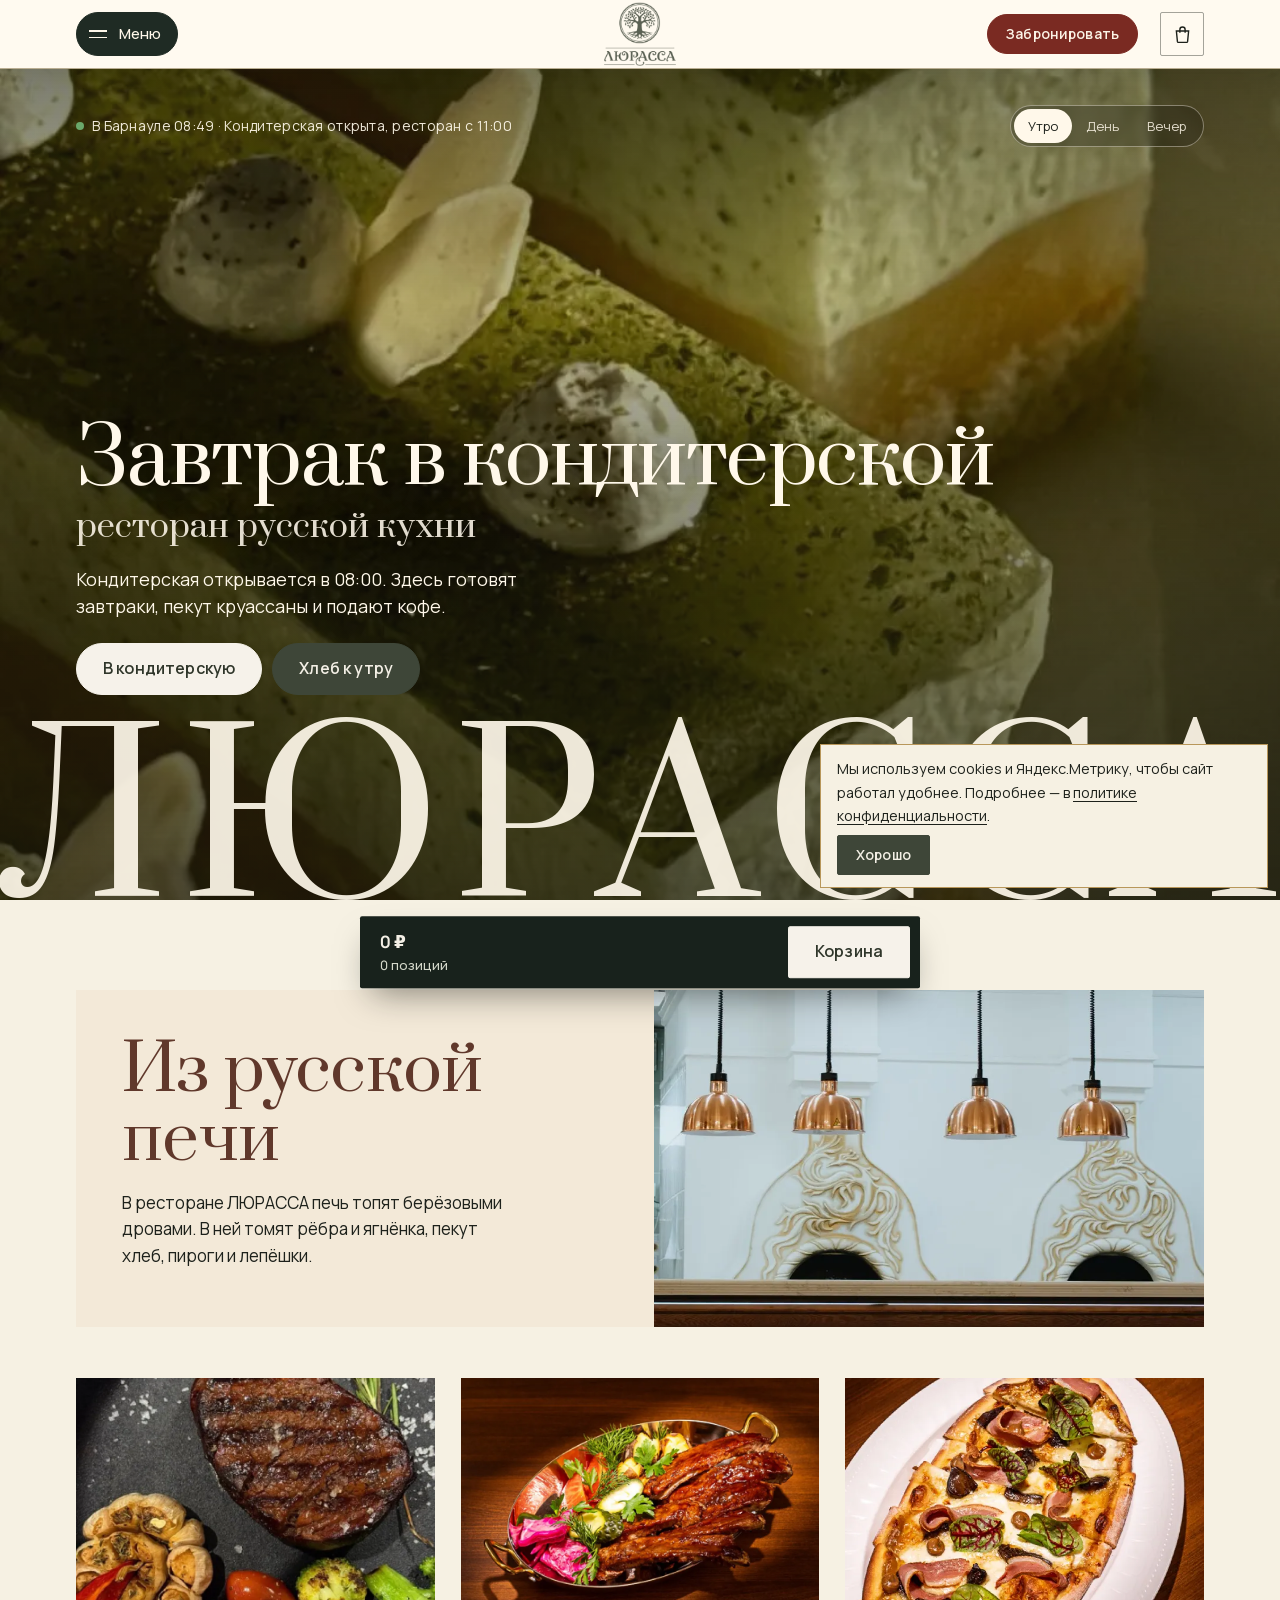
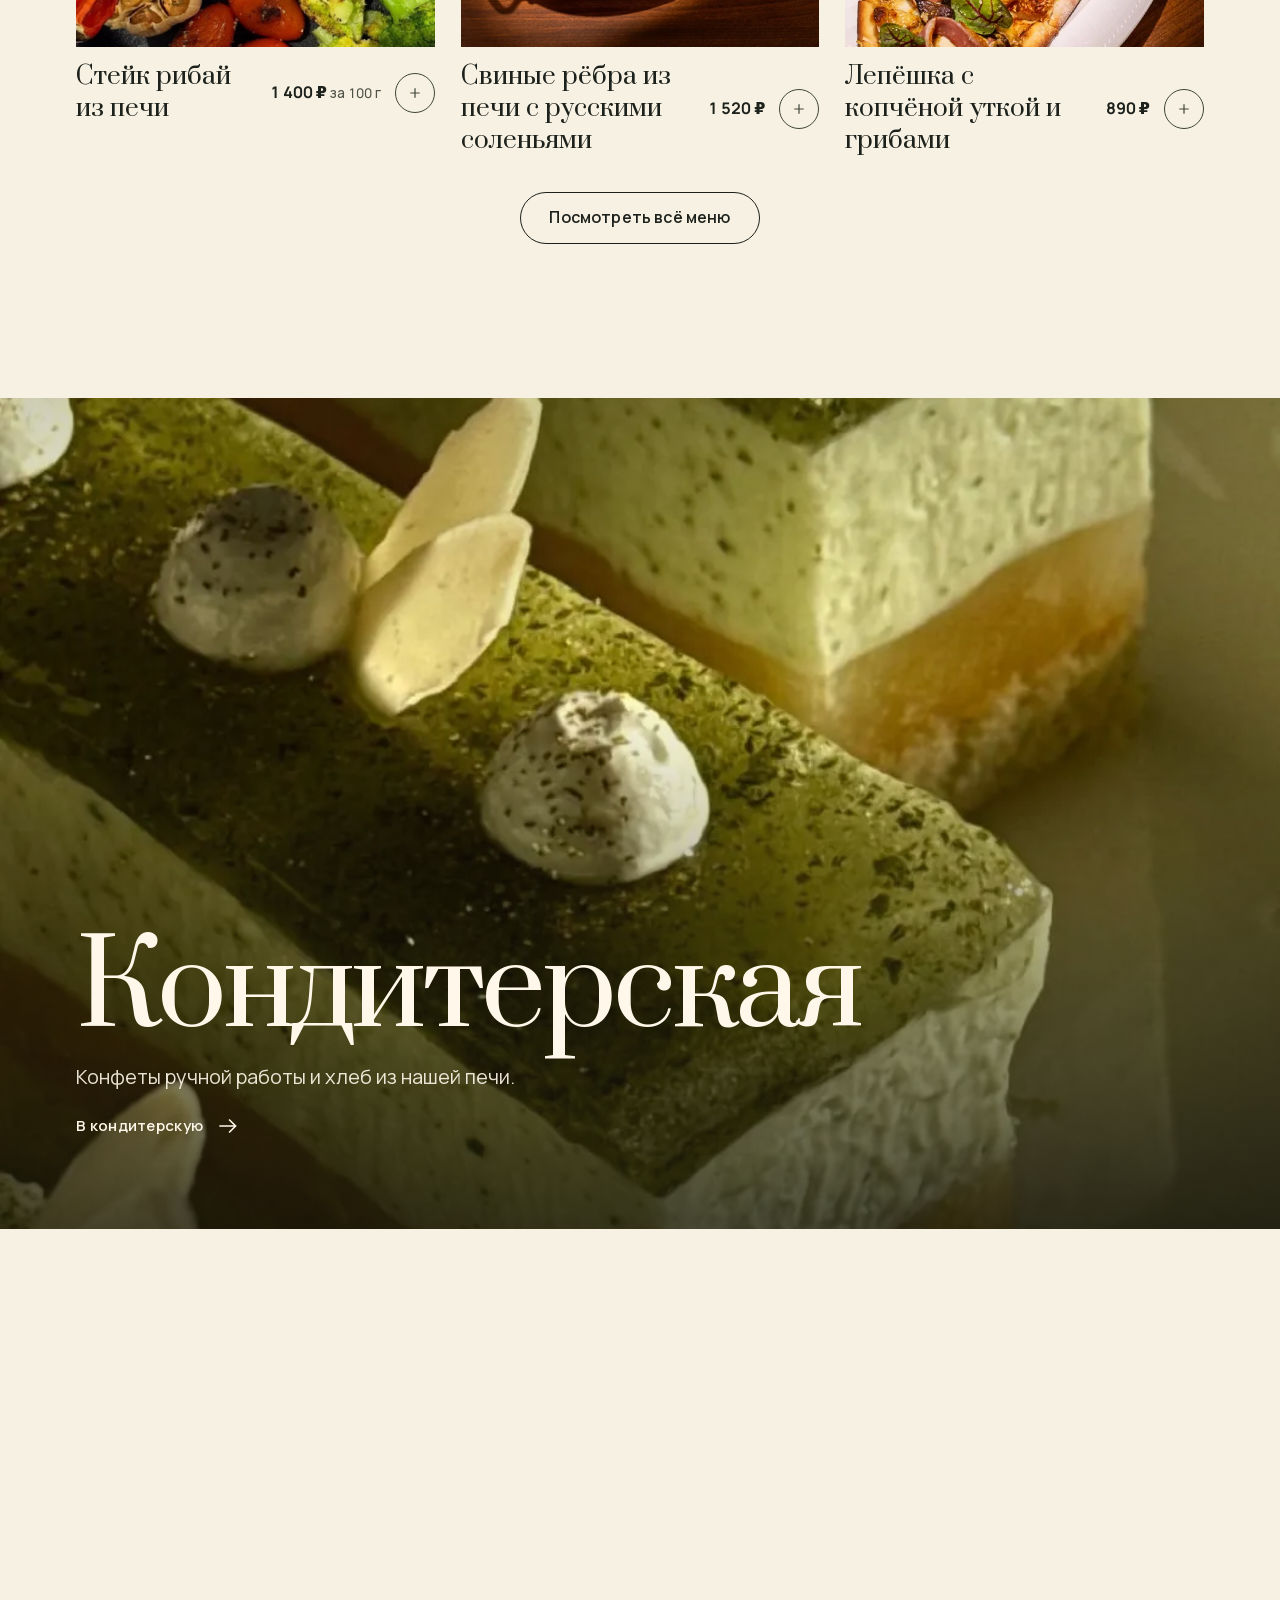
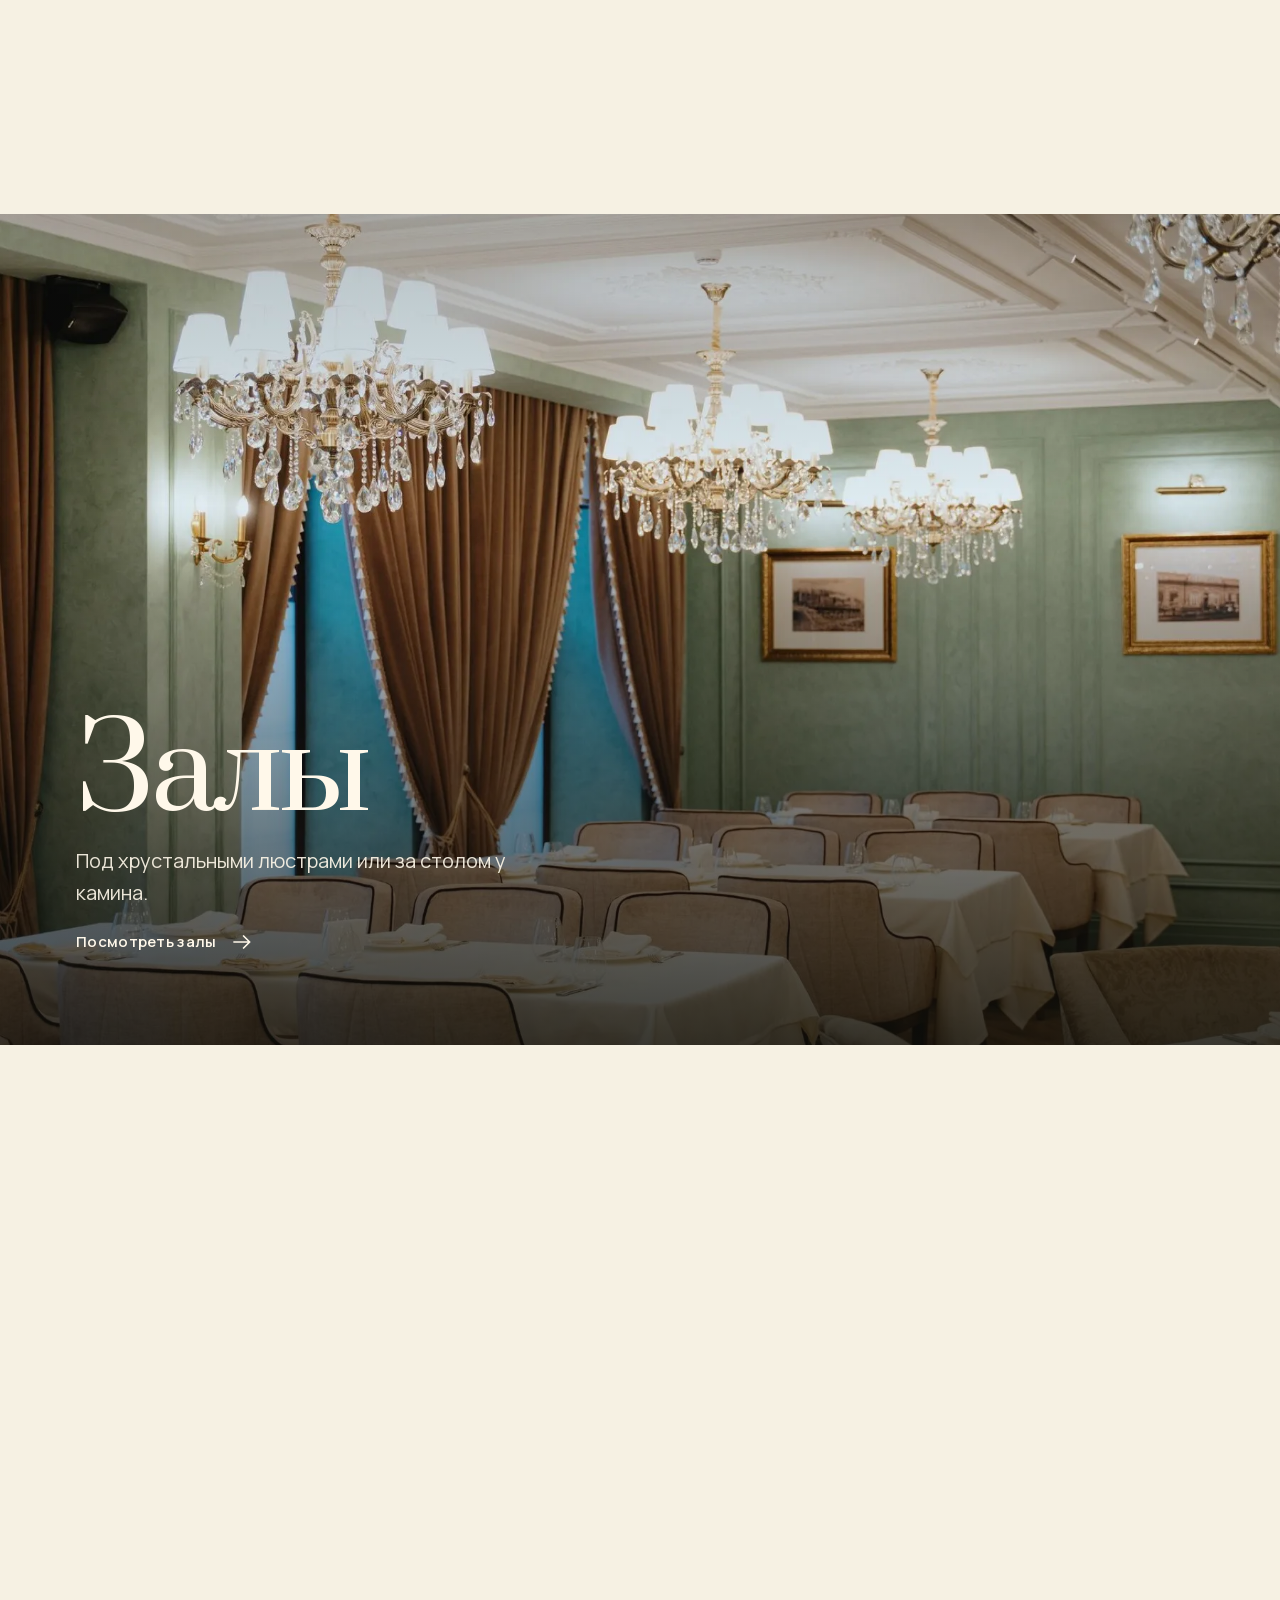
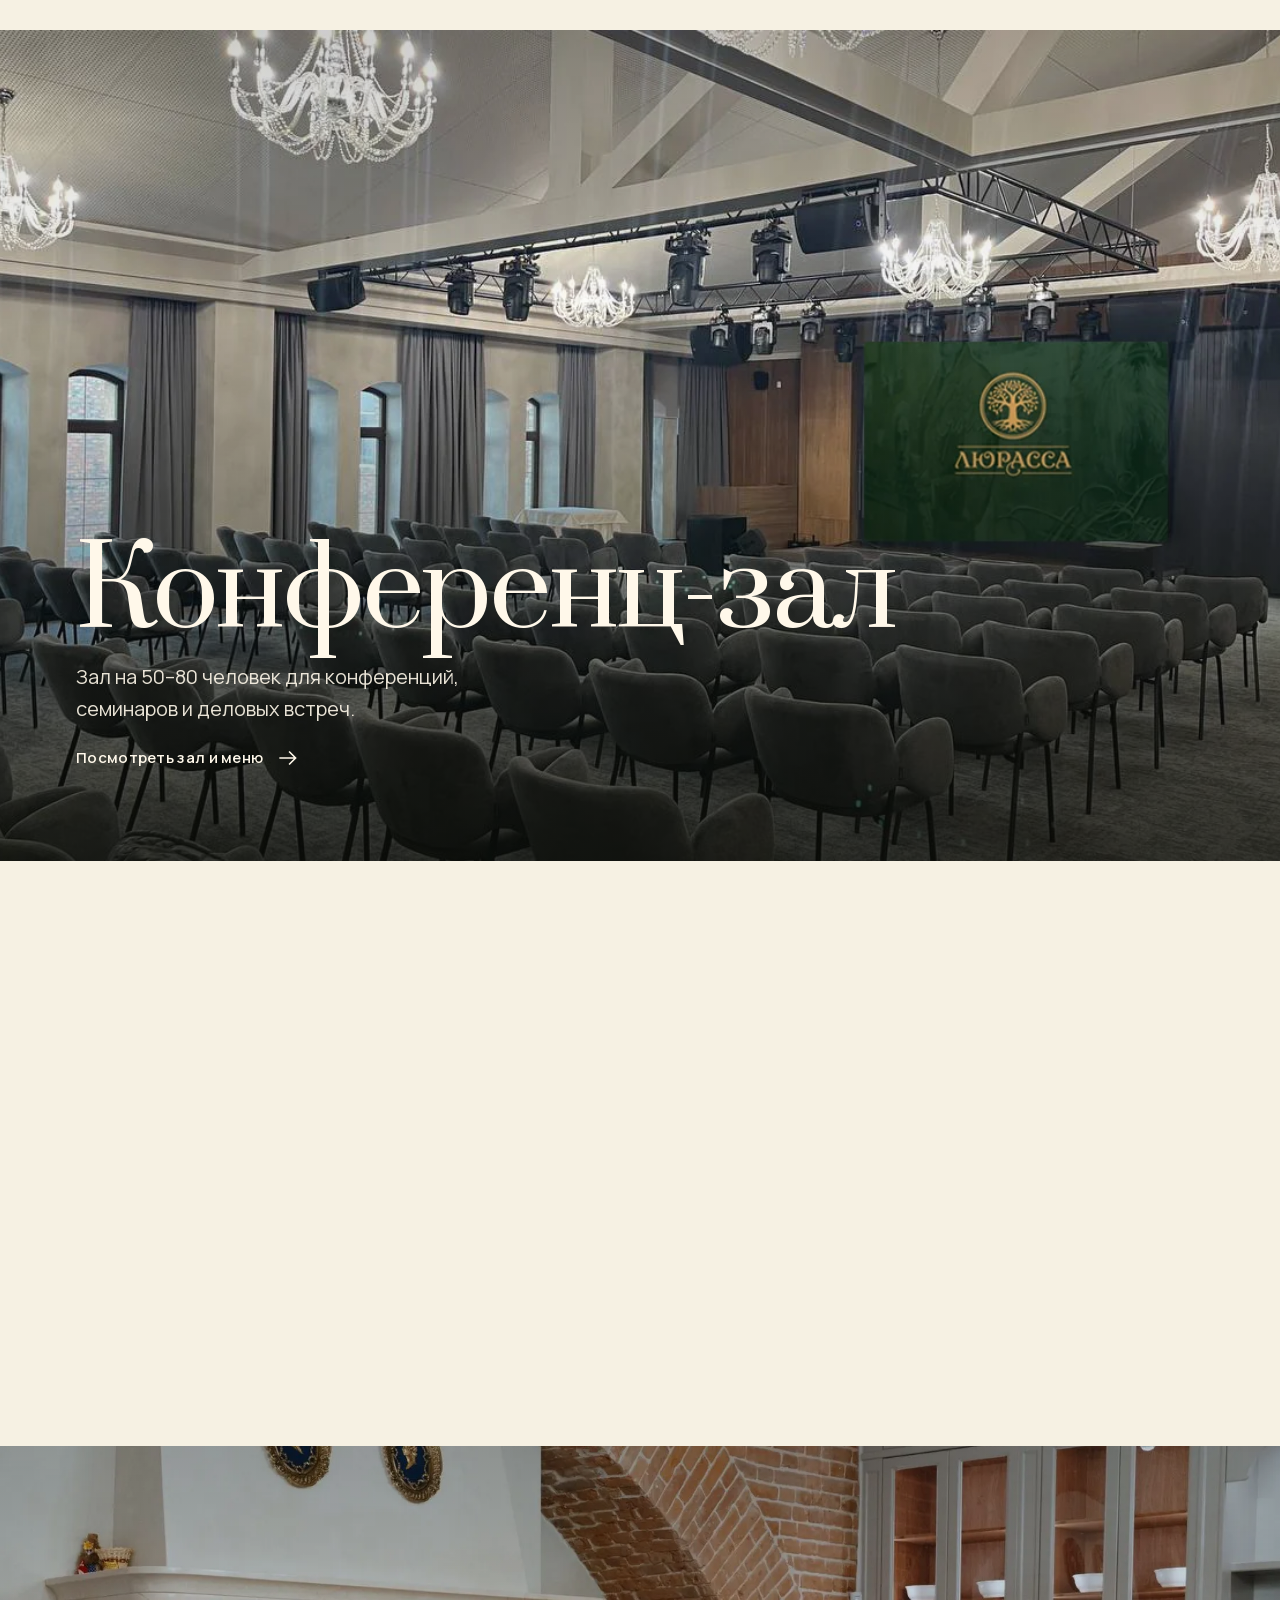
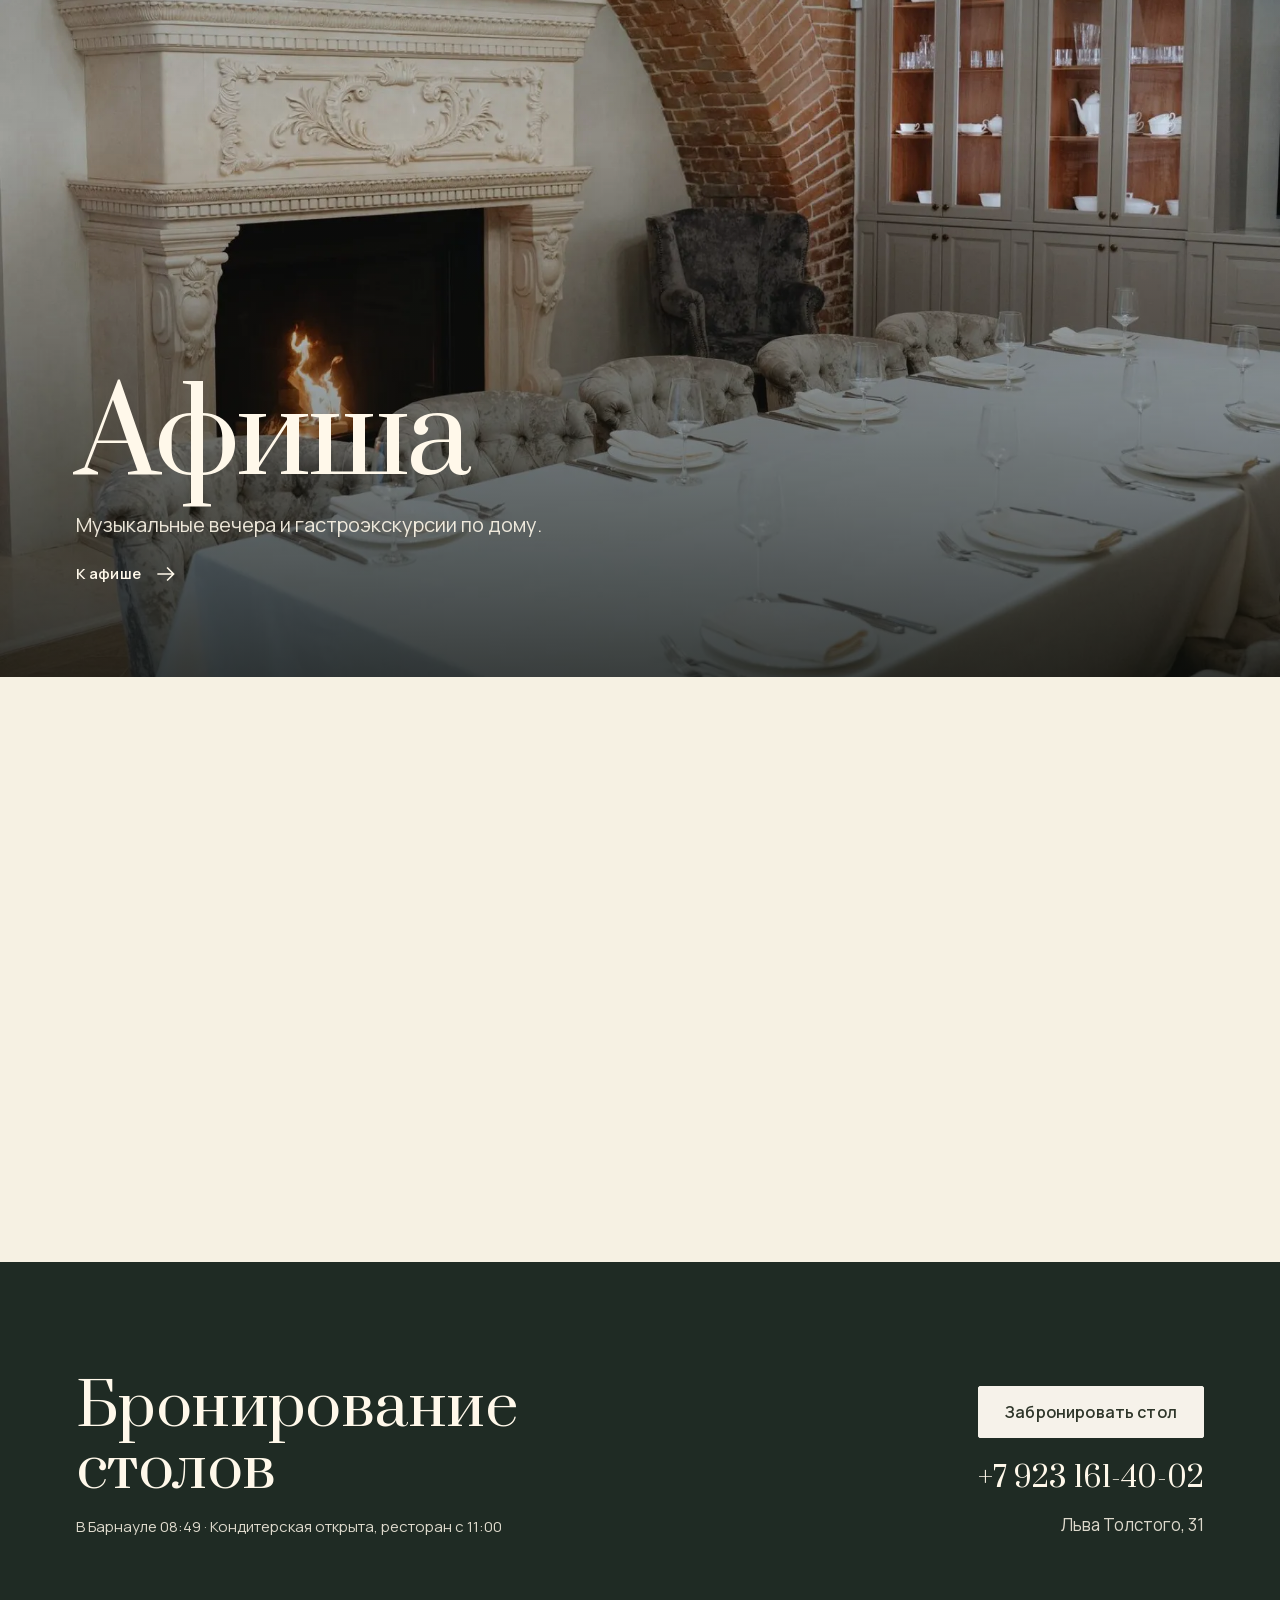
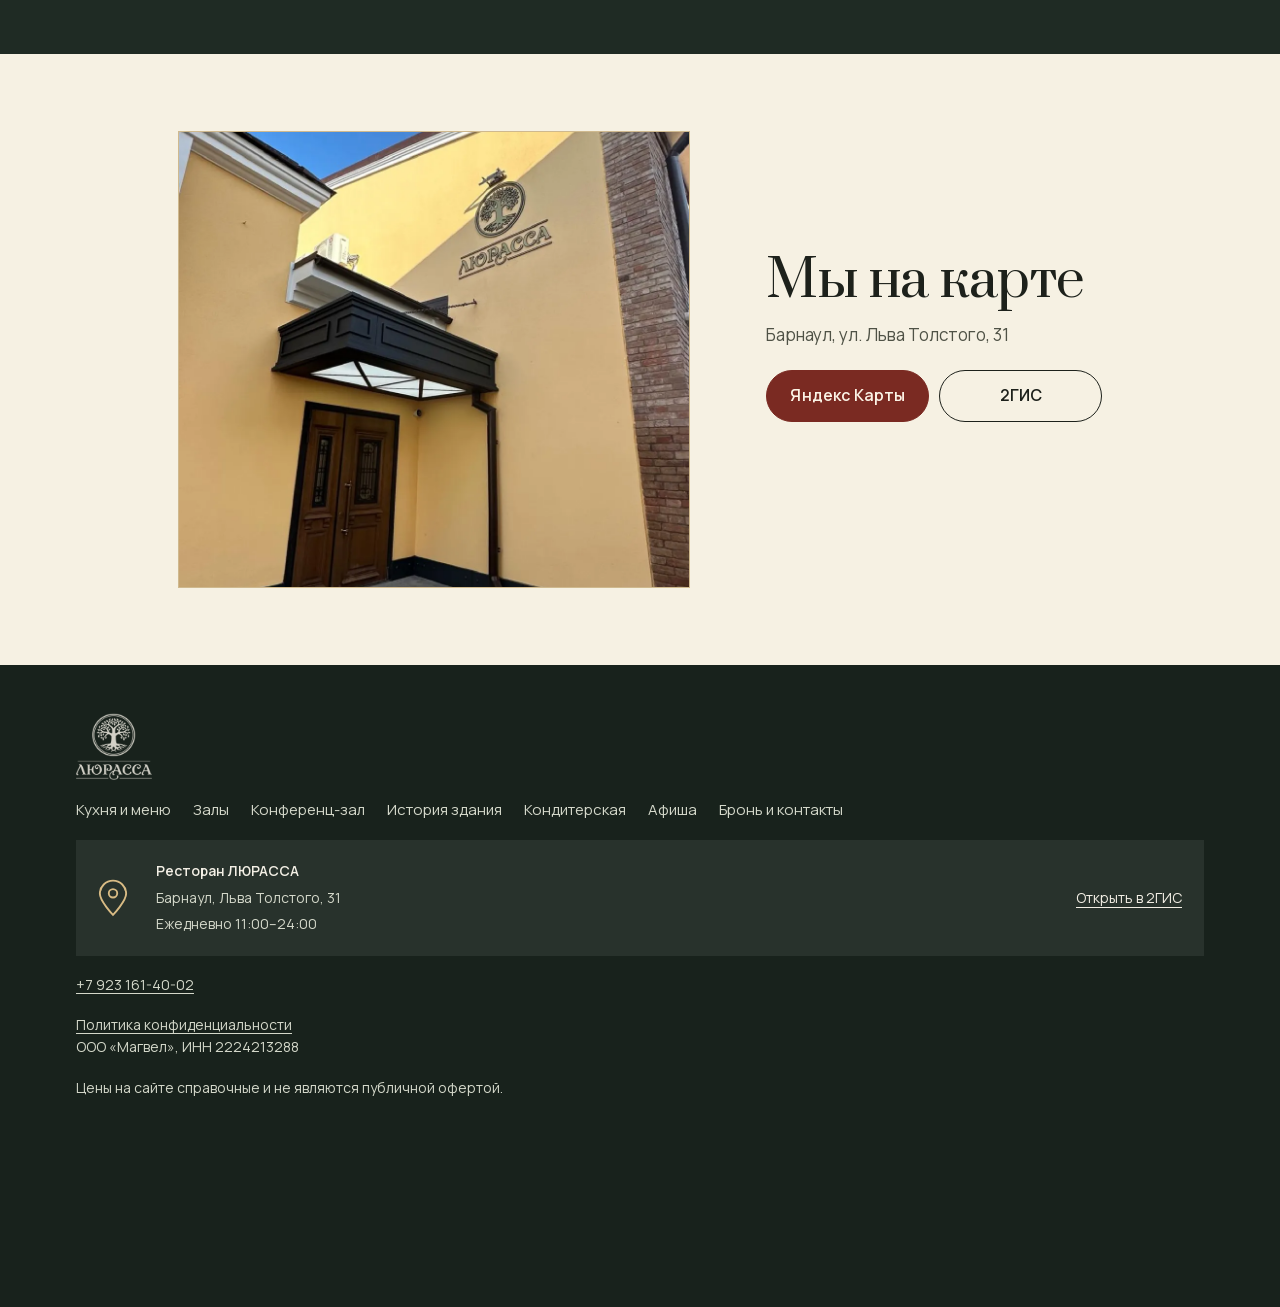
<file: index.html>
<!doctype html>
<html lang="ru">
<head>
<meta charset="utf-8">
<meta name="viewport" content="width=device-width, initial-scale=1, viewport-fit=cover">
<title>ЛЮРАССА — ресторан купеческой кухни, Барнаул</title>
<meta name="description" content="Ресторан русской кухни ЛЮРАССА в Барнауле на улице Льва Толстого, 31. Меню, бронирование столов и часы работы.">
<link rel="canonical" href="https://lurassa.ru/">
<!-- УБРАТЬ ПРИ ПЕРЕЕЗДЕ НА lurassa.ru -->
<meta name="robots" content="noindex, nofollow">
<meta property="og:type" content="website">
<meta property="og:title" content="ЛЮРАССА — ресторан купеческой кухни, Барнаул">
<meta property="og:description" content="Ресторан русской кухни ЛЮРАССА в Барнауле на улице Льва Толстого, 31. Меню, бронирование столов и часы работы.">
<meta property="og:url" content="https://lurassa.ru/">
<meta property="og:image" content="https://lurassa.ru/img/social-cover.jpg">
<meta property="og:image:width" content="1200">
<meta property="og:image:height" content="630">
<meta property="og:image:alt" content="Мятный зал ресторана ЛЮРАССА">
<meta property="og:locale" content="ru_RU">
<meta property="og:site_name" content="ЛЮРАССА">
<meta name="twitter:card" content="summary_large_image">
<script type="application/ld+json">{"@context": "https://schema.org", "@graph": [{"@type": "Restaurant", "@id": "https://lurassa.ru/#business", "name": "ЛЮРАССА", "telephone": "+79231614002", "address": {"@type": "PostalAddress", "addressCountry": "RU", "addressLocality": "Барнаул", "streetAddress": "ул. Льва Толстого, 31"}, "url": "https://lurassa.ru/", "openingHoursSpecification": {"@type": "OpeningHoursSpecification", "dayOfWeek": ["Monday", "Tuesday", "Wednesday", "Thursday", "Friday", "Saturday", "Sunday"], "opens": "11:00", "closes": "00:00"}, "servesCuisine": "Русская кухня", "priceRange": "[ЗАПОЛНИТЬ: ценовой диапазон]", "geo": {"@type": "GeoCoordinates", "latitude": 53.329795, "longitude": 83.79181}, "sameAs": ["https://t.me/lurassa_rest", "https://vk.com/lurassa_rest", "https://2gis.ru/barnaul/firm/70000001102581486"]}]}</script>
<meta name="theme-color" content="#f6f1e3">
<link rel="preload" href="fonts/Prata-400-cyrillic.woff2" as="font" type="font/woff2" crossorigin>
<link rel="stylesheet" href="styles.css?v=1795429054">
<link rel="stylesheet" href="book.css?v=1795429054">
<link rel="stylesheet" href="pages.css?v=1795429054">
<link rel="icon" href="img/logo-tree-gold.png">
<!-- Restoplace start -->
<!-- Restoplace end -->
</head>
<body class="bk page-index">
<div class="home-intro" aria-hidden="true">
  <img alt="" width="192" height="192">
</div>
<script>
  (() => {
    const oldSections = new Map([
      ["#story", "#story"], ["#sukhov", "#sukhov"], ["#store", "#store"],
      ["#cinema", "#store"], ["#finds", "#finds"], ["#nahodki", "#nahodki"],
      ["#restoration", "#restoration"], ["#opening", "#opening"], ["#mission", "#restoration"]
    ]);
    const historySection = oldSections.get(location.hash);
    if (historySection) {
      location.replace("istoriya.html" + historySection);
      return;
    }
    const motion = matchMedia("(prefers-reduced-motion: reduce)");
    if (location.hash || motion.matches) return;

    const sessionKey = "lurassa-home-intro";
    try {
      if (sessionStorage.getItem(sessionKey)) return;
    } catch {}

    const intro = document.querySelector(".home-intro");
    const artwork = intro.querySelector("img");
    const timeout = setTimeout(() => intro.remove(), 2200);

    artwork.addEventListener("load", () => {
      clearTimeout(timeout);
      if (!intro.isConnected) return;
      intro.classList.add("is-playing");
      try { sessionStorage.setItem(sessionKey, "1"); } catch {}
      setTimeout(() => {
        intro.classList.add("is-leaving");
        setTimeout(() => intro.remove(), 320);
      }, 2600);
    }, { once: true });
    artwork.addEventListener("error", () => {
      clearTimeout(timeout);
      intro.remove();
    }, { once: true });
    artwork.src = "img/home-intro-alpha.webp";
  })();
</script>

<svg width="0" height="0" style="position:absolute" aria-hidden="true">
  <symbol id="i-bag" viewBox="0 0 24 24"><path d="M5 8h14l-1.2 12.2a1 1 0 0 1-1 .8H7.2a1 1 0 0 1-1-.8L5 8z" fill="none" stroke="currentColor" stroke-width="1.6"/><path d="M9 10V6.5a3 3 0 0 1 6 0V10" fill="none" stroke="currentColor" stroke-width="1.6"/></symbol>
  <symbol id="i-x" viewBox="0 0 24 24"><path d="M5 5l14 14M19 5L5 19" fill="none" stroke="currentColor" stroke-width="1.8"/></symbol>
  <symbol id="i-plus" viewBox="0 0 24 24"><path d="M12 5v14M5 12h14" fill="none" stroke="currentColor" stroke-width="1.8"/></symbol>
  <symbol id="i-arrow" viewBox="0 0 24 24"><path d="M4 12h15M13 6l6 6-6 6" fill="none" stroke="currentColor" stroke-width="1.5"/></symbol>
</svg>
<a class="skip" href="#main">К содержанию</a>
<header class="bk-top">
  <div class="wrap bk-top__in">
    <div class="bk-top__l">
      <button class="menubtn" type="button" aria-expanded="false" aria-controls="ov"><span class="menubtn__i"><i></i><i></i></span><span class="menubtn__t">Меню</span></button>
    </div>
    <a class="bk-logo" href="index.html" aria-label="ЛЮРАССА, на главную"><img src="img/logo-olive.png" alt="" width="400" height="357"></a>
    <div class="bk-top__r">
      <a class="bk-link bk-hide-s" href="tel:+79231614002">+7 923 161-40-02</a>
      <a class="btn btn--red btn--sm restoplace-click-open" href="bron.html">Забронировать</a>
      <button class="cart-btn" type="button" data-open-cart aria-label="Корзина"><svg aria-hidden="true"><use href="#i-bag"/></svg><span class="cart-btn__n"></span></button>
    </div>
  </div>
</header>
<div class="ov" id="ov" hidden>
  <div class="ov__pic" aria-hidden="true"><img src="img/gl-02.webp" alt="" width="800" height="600" loading="lazy"></div>
  <div class="ov__body">
    <nav aria-label="Разделы сайта"><ul class="ov__list"><li><a href="index.html" data-img="img/gl-02.webp" aria-current="page">Главная</a></li><li><a href="menu.html" data-img="img/dish-ribeye.webp">Кухня и меню</a></li><li><a href="zaly.html" data-img="img/gl-08.webp">Залы</a></li><li><a href="bankety.html" data-img="img/conference-theatre.webp">Конференц-зал</a></li><li><a href="istoriya.html" data-img="img/archive-store.jpg">История здания</a></li><li><a href="konditerskaya.html" data-img="img/dessert-green.webp">Кондитерская</a></li><li><a href="afisha.html" data-img="img/gl-04.webp">Афиша</a></li><li><a href="bron.html" data-img="img/gl-11.webp">Бронь и контакты</a></li></ul></nav>
    <div class="ov__foot">
      <p class="live" data-live>Барнаул, Льва Толстого, 31 · ежедневно 11:00–24:00</p>
      <p><a href="tel:+79231614002">+7 923 161-40-02</a> · <a href="https://t.me/lurassa_rest" target="_blank" rel="noopener noreferrer">Telegram</a> · <a href="https://vk.com/lurassa_rest" target="_blank" rel="noopener noreferrer">ВКонтакте</a></p>
    </div>
  </div>
</div>
<main id="main">
<section class="h3" data-mood="evening" aria-label="Ресторан ЛЮРАССА">
    <div class="h3__media" aria-hidden="true">
      <div class="h3__set" data-for="morning"><img src="img/dessert-green.webp" alt="" width="1050" height="1400"><img src="img/gl-14.webp" alt="" width="1454" height="1800"><img src="img/dish-cake.webp" alt="" width="800" height="1000"></div>
      <div class="h3__set" data-for="day"><img src="img/gl-02.webp" alt="" width="1800" height="1199"><img src="img/gl-03.webp" alt="" width="1200" height="1800"><img src="img/gl-04.webp" alt="" width="1200" height="1800"></div>
      <div class="h3__set" data-for="evening"><img class="is-on" src="img/gl-01.webp" alt="" width="1200" height="1800"><img src="img/gl-11.webp" alt="" width="1800" height="1199"><img src="img/gl-08.webp" alt="" width="1800" height="1199"></div>
    </div>
    <div class="h3__shade" aria-hidden="true"></div>
    <div class="wrap h3__top">
      <p class="live h3__live" data-live aria-live="polite">Барнаул · ежедневно 11:00–24:00</p>
      <div class="moods" role="group" aria-label="Время суток"><button type="button" data-m="morning" aria-pressed="false">Утро</button><button type="button" data-m="day" aria-pressed="false">День</button><button type="button" data-m="evening" aria-pressed="true">Вечер</button></div>
    </div>
    <div class="wrap h3__mid">
      <h1 class="h3__title"><span data-mood-text>Ужин у камина</span><small>ресторан русской кухни</small></h1>
      <p class="h3__sub" data-mood-sub>Стейки из алтайской говядины, блюда из русской печи и музыка по афише. Двери открыты до полуночи.</p>
      <div class="h3__cta" data-mood-cta>
        <a class="btn btn--light restoplace-click-open" href="bron.html">Забронировать стол</a>
        <a class="btn btn--line" href="afisha.html">Афиша вечера</a>
      </div>
    </div>
    <div class="h3__word" aria-hidden="true">ЛЮРАССА</div>
  </section>

  <section class="ch" id="pech" aria-labelledby="kitchen-title">
    <div class="wrap">
      <div class="kitchen-opening" id="house-years">
        <div class="kitchen-opening__copy">
          <h2 id="kitchen-title">Из русской печи</h2>
          <p>В ресторане ЛЮРАССА печь топят берёзовыми дровами. В ней томят рёбра и ягнёнка, пекут хлеб, пироги и лепёшки.</p>
        </div>
        <img src="img/oven.webp" alt="Белая печь ресторана ЛЮРАССА с лепным узором и медными лампами над раздачей" loading="lazy" width="933" height="1400">
      </div>
      <div class="oven-selection">
        <article class="plate rv">
          <div class="plate__pic" data-dish="goryachee-3" role="button" tabindex="0" aria-label="Подробнее о блюде"><img src="img/dish-ribeye.webp" alt="Стейк рибай с печёным чесноком и томатами" loading="lazy" width="1000" height="1000"></div>
          <div class="plate__row"><span class="plate__name">Стейк рибай из печи</span><span class="price">1 400 ₽ <small>за 100 г</small></span><span data-slot><button class="add" type="button" data-add="goryachee-3" aria-label="Добавить: стейк рибай"><svg aria-hidden="true"><use href="#i-plus"/></svg></button></span></div>
        </article>
        <article class="plate rv">
          <div class="plate__pic" data-dish="goryachee-11" role="button" tabindex="0" aria-label="Подробнее о блюде"><img src="img/dish-ribs.webp" alt="Свиные рёбра из печи с соленьями" loading="lazy" width="1000" height="667"></div>
          <div class="plate__row"><span class="plate__name">Свиные рёбра из печи с русскими соленьями</span><span class="price">1 520 ₽</span><span data-slot><button class="add" type="button" data-add="goryachee-11" aria-label="Добавить: свиные рёбра"><svg aria-hidden="true"><use href="#i-plus"/></svg></button></span></div>
        </article>
        <article class="plate rv">
          <div class="plate__pic" data-dish="pech-0" role="button" tabindex="0" aria-label="Подробнее о блюде"><img src="img/dish-lepeshka.webp" alt="Лепёшка из печи" loading="lazy" width="1000" height="1000"></div>
          <div class="plate__row"><span class="plate__name">Лепёшка с копчёной уткой и грибами</span><span class="price">890 ₽</span><span data-slot><button class="add" type="button" data-add="pech-0" aria-label="Добавить: лепёшка с уткой"><svg aria-hidden="true"><use href="#i-plus"/></svg></button></span></div>
        </article>
      </div>
      <div class="carte__more" id="carte"><a class="btn btn--ink" href="menu.html">Посмотреть всё меню</a></div>
    </div>
  </section>

  <section class="scenes" id="restaurant-preview-title" aria-label="Разделы ресторана">
    <a class="scene" href="konditerskaya.html">
      <span class="scene__pic"><img src="img/dessert-green.webp" alt="" loading="lazy" width="1050" height="1400"></span>
      <span class="wrap scene__in">
        <span class="scene__t">Кондитерская</span>
        <span class="scene__s">Конфеты ручной работы и хлеб из нашей печи.</span>
        <span class="scene__go">В кондитерскую<svg aria-hidden="true"><use href="#i-arrow"/></svg></span>
      </span>
    </a>
    <div class="scene__hold" aria-hidden="true"></div>
    <a class="scene" href="zaly.html">
      <span class="scene__pic"><img src="img/gl-02.webp" alt="" loading="lazy" width="1800" height="1199"></span>
      <span class="wrap scene__in">
        <span class="scene__t">Залы</span>
        <span class="scene__s">Под хрустальными люстрами или за столом у камина.</span>
        <span class="scene__go">Посмотреть залы<svg aria-hidden="true"><use href="#i-arrow"/></svg></span>
      </span>
    </a>
    <div class="scene__hold" aria-hidden="true"></div>
    <a class="scene" href="bankety.html">
      <span class="scene__pic"><img src="img/conference-theatre.webp" alt="" loading="lazy" width="1280" height="720"></span>
      <span class="wrap scene__in">
        <span class="scene__t">Конференц-зал</span>
        <span class="scene__s">Зал на 50–80 человек для конференций, семинаров и деловых встреч.</span>
        <span class="scene__go">Посмотреть зал и меню<svg aria-hidden="true"><use href="#i-arrow"/></svg></span>
      </span>
    </a>
    <div class="scene__hold" aria-hidden="true"></div>
    <a class="scene" href="afisha.html">
      <span class="scene__pic"><img src="img/gl-11.webp" alt="" loading="lazy" width="1800" height="1199"></span>
      <span class="wrap scene__in">
        <span class="scene__t">Афиша</span>
        <span class="scene__s">Музыкальные вечера и гастроэкскурсии по дому.</span>
        <span class="scene__go">К афише<svg aria-hidden="true"><use href="#i-arrow"/></svg></span>
      </span>
    </a>
    <div class="scene__hold" aria-hidden="true"></div>
  </section>

  <section class="fin">
    <div class="wrap fin__in">
      <div>
        <h2 class="fin__h">Бронирование столов</h2>
        <p class="fin__k" data-live>Барнаул · ежедневно 11:00–24:00</p>
      </div>
      <div class="fin__act">
        <a class="btn btn--light restoplace-click-open" href="bron.html">Забронировать стол</a>
        <a class="fin__tel" href="tel:+79231614002">+7 923 161-40-02</a>
        <p class="fin__s">Льва Толстого, 31</p>
      </div>
    </div>
  </section>
<section class="contact-map" aria-labelledby="directions-title">
  <div class="wrap contact-map__layout">
    <div class="contact-map__info">
      <h2 id="directions-title">Мы на карте</h2>
      <address>Барнаул, ул. Льва Толстого, 31</address>
    </div>
    <div class="contact-map__view" data-widget-url="https://platform.2gis.ru/api/map-constructor/widget?data=[base64]">
      <img class="contact-map__cover" src="img/facade.webp" alt="Фасад ресторана ЛЮРАССА" loading="lazy" width="600" height="600">
      <button class="btn btn--ink contact-map__toggle" type="button" aria-pressed="false" hidden>Нажмите, чтобы взаимодействовать с картой</button>
    </div>
    <div class="contact-map__links">
      <a class="btn btn--red" href="https://yandex.ru/maps/org/lyurassa/245661543931/?ll=83.791882%2C53.329925&amp;z=18.2" target="_blank" rel="noopener noreferrer">Яндекс Карты</a>
      <a class="btn btn--ink" href="https://2gis.ru/barnaul/firm/70000001102581486" target="_blank" rel="noopener noreferrer">2ГИС</a>
    </div>
  </div>
</section>

</main>
<footer class="foot">
  <div class="wrap foot__in">
    <img class="foot__wordmark" src="img/logo-cream.png" alt="ЛЮРАССА" width="400" height="357" loading="lazy">
    <nav class="foot__nav" aria-label="Разделы"><a href="menu.html">Кухня и меню</a><a href="zaly.html">Залы</a><a href="bankety.html">Конференц-зал</a><a href="istoriya.html">История здания</a><a href="konditerskaya.html">Кондитерская</a><a href="afisha.html">Афиша</a><a href="bron.html">Бронь и контакты</a></nav>
    <address class="foot__place">
      <svg class="foot__pin" viewBox="0 0 32 40" aria-hidden="true"><path d="M16 38S2 23.3 2 15.5a14 14 0 1 1 28 0C30 23.3 16 38 16 38Z" fill="none" stroke="currentColor" stroke-width="2"/><circle cx="16" cy="15" r="4.5" fill="none" stroke="currentColor" stroke-width="2"/></svg>
      <span class="foot__place-copy"><b>Ресторан ЛЮРАССА</b><span>Барнаул, Льва Толстого, 31</span><span>Ежедневно 11:00–24:00</span></span>
      <a class="foot__map-link" href="https://2gis.ru/barnaul/firm/70000001102581486" target="_blank" rel="noopener noreferrer">Открыть в 2ГИС</a>
    </address>
    <p><a href="tel:+79231614002">+7 923 161-40-02</a></p>
    <p><a href="privacy.html">Политика конфиденциальности</a><br>ООО «Магвел», ИНН 2224213288</p>
    <p>Цены на сайте справочные и не являются публичной офертой.</p>
  </div>
</footer>
<div class="cartbar" role="region" aria-label="Корзина">
  <div class="cartbar__sum"></div>
  <button class="btn" type="button" data-open-cart>Корзина</button>
</div>

<div class="drawer" aria-hidden="true" role="dialog" aria-modal="true" aria-labelledby="cart-title">
  <div class="drawer__bg"></div>
  <div class="drawer__panel">
    <div class="drawer__head"><h2 id="cart-title">Ваш заказ</h2><button class="x" type="button" data-close-cart aria-label="Закрыть корзину"><svg aria-hidden="true"><use href="#i-x"/></svg></button></div>
    <div class="drawer__body"></div>
    <div class="drawer__foot">
      <div class="ways">
        <label><input type="radio" name="way" value="pickup" checked>Самовывоз<small>Льва Толстого, 31</small></label>
        <label><input type="radio" name="way" value="delivery" disabled>Доставка<small>Пока недоступна</small></label>
      </div>
      <div class="total"><span>Итого</span><span></span></div>
      <button class="btn to-checkout" type="button">Оформить</button>
      <form class="checkout">
        <div class="field"><label for="c-name">Имя</label><input id="c-name" name="name" autocomplete="given-name" required></div>
        <div class="field"><label for="c-phone">Телефон</label><input id="c-phone" name="phone" type="tel" inputmode="tel" autocomplete="tel" placeholder="+7 900 000-00-00" required></div>
        <div class="field"><label for="c-time">Время самовывоза</label><input id="c-time" name="pickup_time" type="time" value="19:00" required></div>
        <div class="legal-choice"><input id="pickup-consent" type="checkbox" name="personal_consent" required><label for="pickup-consent">Я даю <a href="soglasie.html" target="_blank" rel="noopener">согласие на обработку персональных данных</a> и принимаю условия <a href="privacy.html" target="_blank" rel="noopener">политики</a></label></div>
        <button class="btn" type="submit">Отправить заказ</button>
      </form>
      <p class="checkout-ok" hidden><b>Демо-версия заказа.</b> Заказ никуда не отправлен. Чтобы оформить самовывоз, позвоните по номеру <a href="tel:+79231614002">+7 923 161-40-02</a>.</p>
    </div>
  </div>
</div>

<script src="menu-data.js?v=1795429054"></script>
<script src="book.js?v=1795429054"></script>
<script src="app.js?v=1795429054"></script>
<script src="site.js?v=1795429054"></script>
<script src="dish.js?v=1795429054"></script>
</body>
</html>
</file>
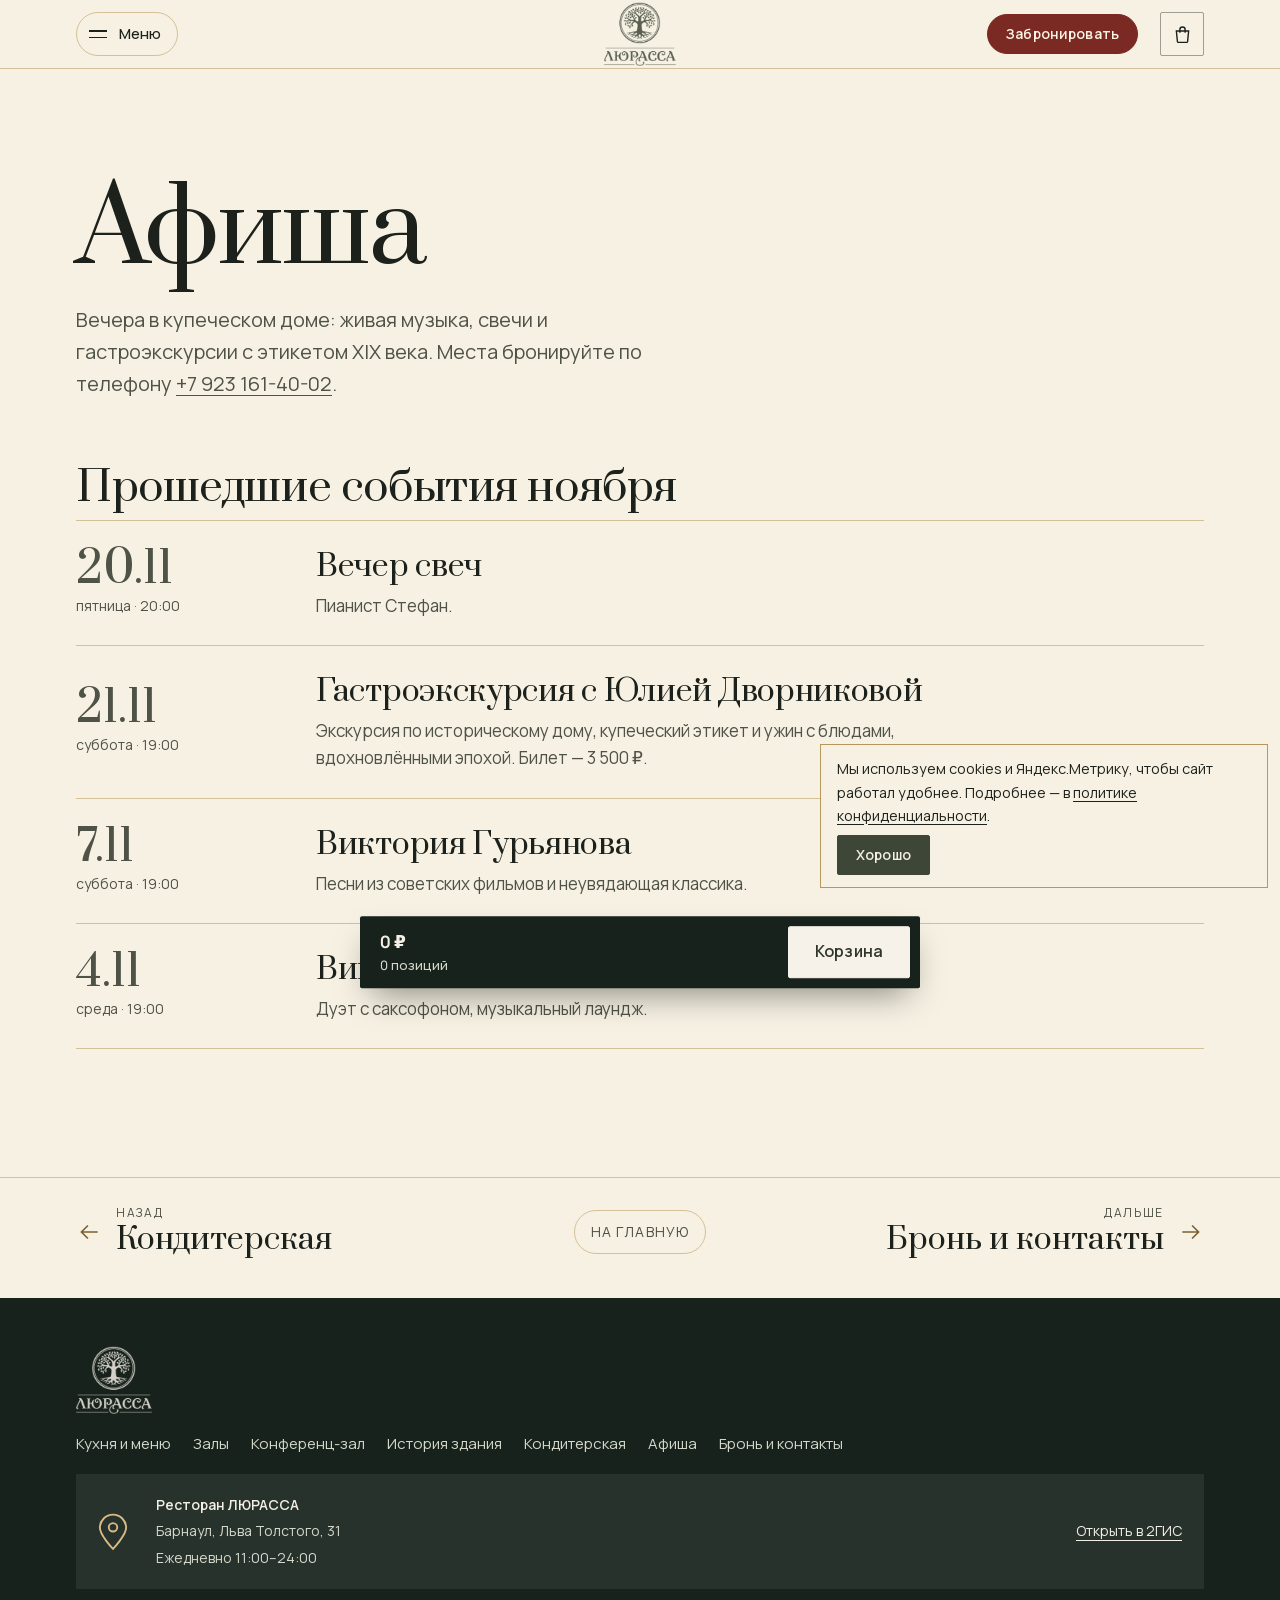
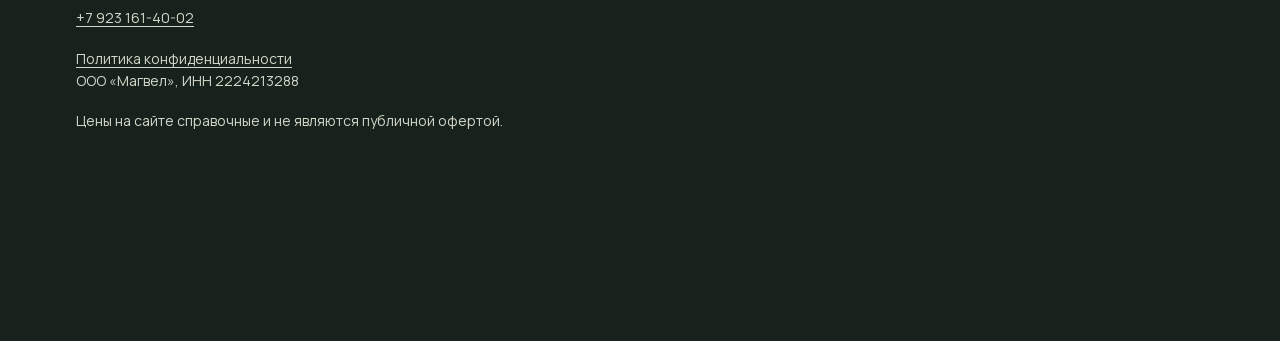
<file: afisha.html>
<!doctype html>
<html lang="ru">
<head>
<meta charset="utf-8">
<meta name="viewport" content="width=device-width, initial-scale=1, viewport-fit=cover">
<title>Афиша — ЛЮРАССА, Барнаул</title>
<meta name="description" content="События ресторана ЛЮРАССА: музыкальные вечера и гастроэкскурсии по купеческому дому.">
<link rel="canonical" href="https://lurassa.ru/afisha.html">
<!-- УБРАТЬ ПРИ ПЕРЕЕЗДЕ НА lurassa.ru -->
<meta name="robots" content="noindex, nofollow">
<meta property="og:type" content="website">
<meta property="og:title" content="Афиша — ЛЮРАССА, Барнаул">
<meta property="og:description" content="События ресторана ЛЮРАССА: музыкальные вечера и гастроэкскурсии по купеческому дому.">
<meta property="og:url" content="https://lurassa.ru/afisha.html">
<meta property="og:image" content="https://lurassa.ru/img/social-cover.jpg">
<meta property="og:image:width" content="1200">
<meta property="og:image:height" content="630">
<meta property="og:image:alt" content="Мятный зал ресторана ЛЮРАССА">
<meta property="og:locale" content="ru_RU">
<meta property="og:site_name" content="ЛЮРАССА">
<meta name="twitter:card" content="summary_large_image">
<script type="application/ld+json">{"@context": "https://schema.org", "@graph": [{"@type": "BreadcrumbList", "itemListElement": [{"@type": "ListItem", "position": 1, "name": "Главная", "item": "https://lurassa.ru/"}, {"@type": "ListItem", "position": 2, "name": "Афиша", "item": "https://lurassa.ru/afisha.html"}]}]}</script>
<meta name="theme-color" content="#f6f1e3">
<link rel="preload" href="fonts/Prata-400-cyrillic.woff2" as="font" type="font/woff2" crossorigin>
<link rel="stylesheet" href="styles.css?v=1795429054">
<link rel="stylesheet" href="book.css?v=1795429054">
<link rel="stylesheet" href="pages.css?v=1795429054">
<link rel="icon" href="img/logo-tree-gold.png">
<!-- Restoplace start -->
<!-- Restoplace end -->
</head>
<body class="bk page-afisha">

<svg width="0" height="0" style="position:absolute" aria-hidden="true">
  <symbol id="i-bag" viewBox="0 0 24 24"><path d="M5 8h14l-1.2 12.2a1 1 0 0 1-1 .8H7.2a1 1 0 0 1-1-.8L5 8z" fill="none" stroke="currentColor" stroke-width="1.6"/><path d="M9 10V6.5a3 3 0 0 1 6 0V10" fill="none" stroke="currentColor" stroke-width="1.6"/></symbol>
  <symbol id="i-x" viewBox="0 0 24 24"><path d="M5 5l14 14M19 5L5 19" fill="none" stroke="currentColor" stroke-width="1.8"/></symbol>
  <symbol id="i-plus" viewBox="0 0 24 24"><path d="M12 5v14M5 12h14" fill="none" stroke="currentColor" stroke-width="1.8"/></symbol>
  <symbol id="i-arrow" viewBox="0 0 24 24"><path d="M4 12h15M13 6l6 6-6 6" fill="none" stroke="currentColor" stroke-width="1.5"/></symbol>
</svg>
<a class="skip" href="#main">К содержанию</a>
<header class="bk-top">
  <div class="wrap bk-top__in">
    <div class="bk-top__l">
      <button class="menubtn" type="button" aria-expanded="false" aria-controls="ov"><span class="menubtn__i"><i></i><i></i></span><span class="menubtn__t">Меню</span></button>
    </div>
    <a class="bk-logo" href="index.html" aria-label="ЛЮРАССА, на главную"><img src="img/logo-olive.png" alt="" width="400" height="357"></a>
    <div class="bk-top__r">
      <a class="bk-link bk-hide-s" href="tel:+79231614002">+7 923 161-40-02</a>
      <a class="btn btn--red btn--sm restoplace-click-open" href="bron.html">Забронировать</a>
      <button class="cart-btn" type="button" data-open-cart aria-label="Корзина"><svg aria-hidden="true"><use href="#i-bag"/></svg><span class="cart-btn__n"></span></button>
    </div>
  </div>
</header>
<div class="ov" id="ov" hidden>
  <div class="ov__pic" aria-hidden="true"><img src="img/gl-04.webp" alt="" width="800" height="600" loading="lazy"></div>
  <div class="ov__body">
    <nav aria-label="Разделы сайта"><ul class="ov__list"><li><a href="index.html" data-img="img/gl-02.webp">Главная</a></li><li><a href="menu.html" data-img="img/dish-ribeye.webp">Кухня и меню</a></li><li><a href="zaly.html" data-img="img/gl-08.webp">Залы</a></li><li><a href="bankety.html" data-img="img/conference-theatre.webp">Конференц-зал</a></li><li><a href="istoriya.html" data-img="img/archive-store.jpg">История здания</a></li><li><a href="konditerskaya.html" data-img="img/dessert-green.webp">Кондитерская</a></li><li><a href="afisha.html" data-img="img/gl-04.webp" aria-current="page">Афиша</a></li><li><a href="bron.html" data-img="img/gl-11.webp">Бронь и контакты</a></li></ul></nav>
    <div class="ov__foot">
      <p class="live" data-live>Барнаул, Льва Толстого, 31 · ежедневно 11:00–24:00</p>
      <p><a href="tel:+79231614002">+7 923 161-40-02</a> · <a href="https://t.me/lurassa_rest" target="_blank" rel="noopener noreferrer">Telegram</a> · <a href="https://vk.com/lurassa_rest" target="_blank" rel="noopener noreferrer">ВКонтакте</a></p>
    </div>
  </div>
</div>
<main id="main">
<section class="phead">
    <div class="wrap">
      <h1>Афиша</h1>
      <p class="lead">Вечера в купеческом доме: живая музыка, свечи и гастроэкскурсии с этикетом XIX века. Места бронируйте по телефону <a href="tel:+79231614002">+7 923 161-40-02</a>.</p>
    </div>
  </section>
  <section class="events">
    <div class="wrap">
      <h2 class="events__h">Прошедшие события ноября</h2>
      <ul class="evlist evlist--past">
        <li class="ev"><div class="ev__d"><b>20.11</b><span>пятница · 20:00</span></div><div class="ev__b"><h3>Вечер свеч</h3><p>Пианист Стефан.</p></div></li>
        <li class="ev"><div class="ev__d"><b>21.11</b><span>суббота · 19:00</span></div><div class="ev__b"><h3>Гастроэкскурсия с Юлией Дворниковой</h3><p>Экскурсия по историческому дому, купеческий этикет и ужин с блюдами, вдохновлёнными эпохой. Билет — 3 500 ₽.</p></div></li>

        <li class="ev"><div class="ev__d"><b>7.11</b><span>суббота · 19:00</span></div><div class="ev__b"><h3>Виктория Гурьянова</h3><p>Песни из советских фильмов и неувядающая классика.</p></div></li>
        <li class="ev"><div class="ev__d"><b>4.11</b><span>среда · 19:00</span></div><div class="ev__b"><h3>Виктория Бааль</h3><p>Дуэт с саксофоном, музыкальный лаундж.</p></div></li>
      </ul>
    </div>
  </section>
<nav class="pager" aria-label="Соседние разделы">
  <div class="wrap pager__in">
    <a class="pager__a pager__prev" href="konditerskaya.html"><svg aria-hidden="true"><use href="#i-arrow"/></svg><span><small>Назад</small>Кондитерская</span></a>
    <a class="pager__home" href="index.html">На главную</a>
    <a class="pager__a pager__next" href="bron.html"><span><small>Дальше</small>Бронь и контакты</span><svg aria-hidden="true"><use href="#i-arrow"/></svg></a>
  </div>
</nav>
</main>
<footer class="foot">
  <div class="wrap foot__in">
    <img class="foot__wordmark" src="img/logo-cream.png" alt="ЛЮРАССА" width="400" height="357" loading="lazy">
    <nav class="foot__nav" aria-label="Разделы"><a href="menu.html">Кухня и меню</a><a href="zaly.html">Залы</a><a href="bankety.html">Конференц-зал</a><a href="istoriya.html">История здания</a><a href="konditerskaya.html">Кондитерская</a><a href="afisha.html">Афиша</a><a href="bron.html">Бронь и контакты</a></nav>
    <address class="foot__place">
      <svg class="foot__pin" viewBox="0 0 32 40" aria-hidden="true"><path d="M16 38S2 23.3 2 15.5a14 14 0 1 1 28 0C30 23.3 16 38 16 38Z" fill="none" stroke="currentColor" stroke-width="2"/><circle cx="16" cy="15" r="4.5" fill="none" stroke="currentColor" stroke-width="2"/></svg>
      <span class="foot__place-copy"><b>Ресторан ЛЮРАССА</b><span>Барнаул, Льва Толстого, 31</span><span>Ежедневно 11:00–24:00</span></span>
      <a class="foot__map-link" href="https://2gis.ru/barnaul/firm/70000001102581486" target="_blank" rel="noopener noreferrer">Открыть в 2ГИС</a>
    </address>
    <p><a href="tel:+79231614002">+7 923 161-40-02</a></p>
    <p><a href="privacy.html">Политика конфиденциальности</a><br>ООО «Магвел», ИНН 2224213288</p>
    <p>Цены на сайте справочные и не являются публичной офертой.</p>
  </div>
</footer>
<div class="cartbar" role="region" aria-label="Корзина">
  <div class="cartbar__sum"></div>
  <button class="btn" type="button" data-open-cart>Корзина</button>
</div>

<div class="drawer" aria-hidden="true" role="dialog" aria-modal="true" aria-labelledby="cart-title">
  <div class="drawer__bg"></div>
  <div class="drawer__panel">
    <div class="drawer__head"><h2 id="cart-title">Ваш заказ</h2><button class="x" type="button" data-close-cart aria-label="Закрыть корзину"><svg aria-hidden="true"><use href="#i-x"/></svg></button></div>
    <div class="drawer__body"></div>
    <div class="drawer__foot">
      <div class="ways">
        <label><input type="radio" name="way" value="pickup" checked>Самовывоз<small>Льва Толстого, 31</small></label>
        <label><input type="radio" name="way" value="delivery" disabled>Доставка<small>Пока недоступна</small></label>
      </div>
      <div class="total"><span>Итого</span><span></span></div>
      <button class="btn to-checkout" type="button">Оформить</button>
      <form class="checkout">
        <div class="field"><label for="c-name">Имя</label><input id="c-name" name="name" autocomplete="given-name" required></div>
        <div class="field"><label for="c-phone">Телефон</label><input id="c-phone" name="phone" type="tel" inputmode="tel" autocomplete="tel" placeholder="+7 900 000-00-00" required></div>
        <div class="field"><label for="c-time">Время самовывоза</label><input id="c-time" name="pickup_time" type="time" value="19:00" required></div>
        <div class="legal-choice"><input id="pickup-consent" type="checkbox" name="personal_consent" required><label for="pickup-consent">Я даю <a href="soglasie.html" target="_blank" rel="noopener">согласие на обработку персональных данных</a> и принимаю условия <a href="privacy.html" target="_blank" rel="noopener">политики</a></label></div>
        <button class="btn" type="submit">Отправить заказ</button>
      </form>
      <p class="checkout-ok" hidden><b>Демо-версия заказа.</b> Заказ никуда не отправлен. Чтобы оформить самовывоз, позвоните по номеру <a href="tel:+79231614002">+7 923 161-40-02</a>.</p>
    </div>
  </div>
</div>

<script src="menu-data.js?v=1795429054"></script>
<script src="app.js?v=1795429054"></script>
<script src="site.js?v=1795429054"></script>
<script src="dish.js?v=1795429054"></script>
</body>
</html>
</file>
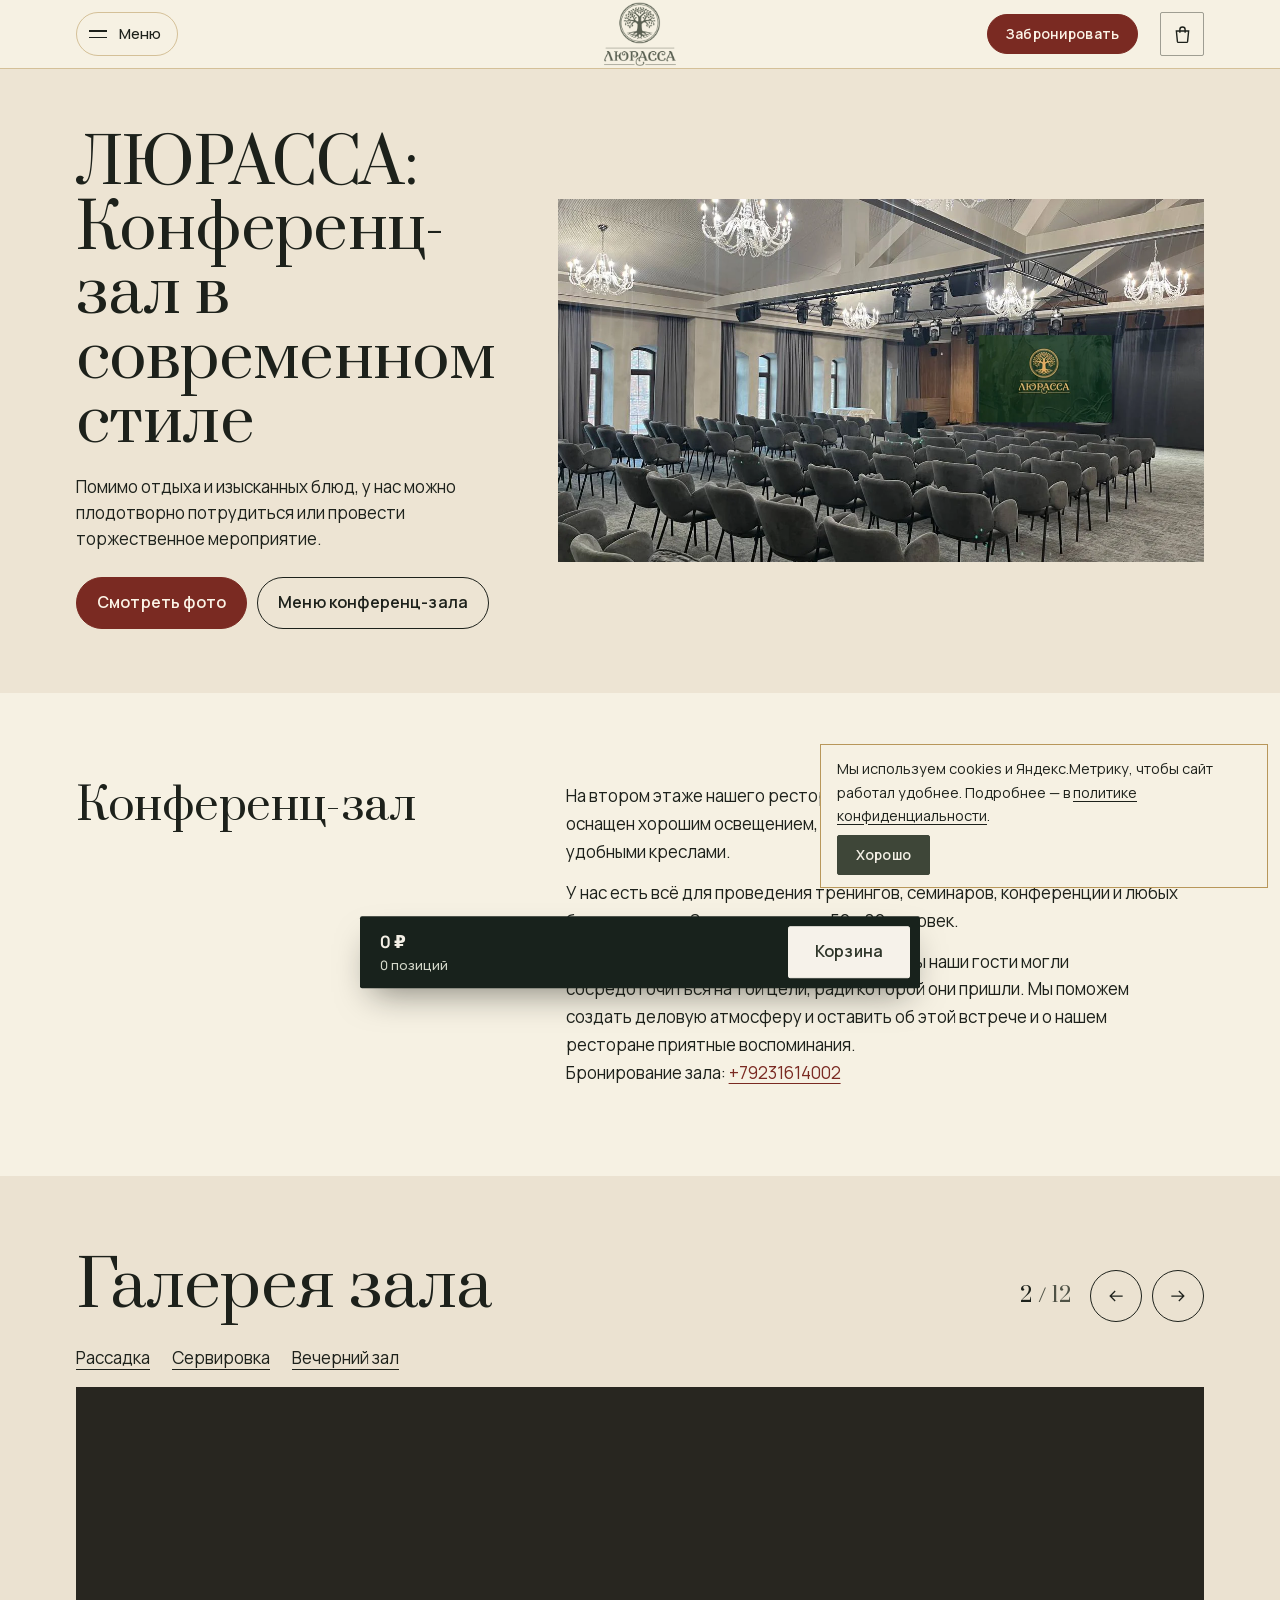
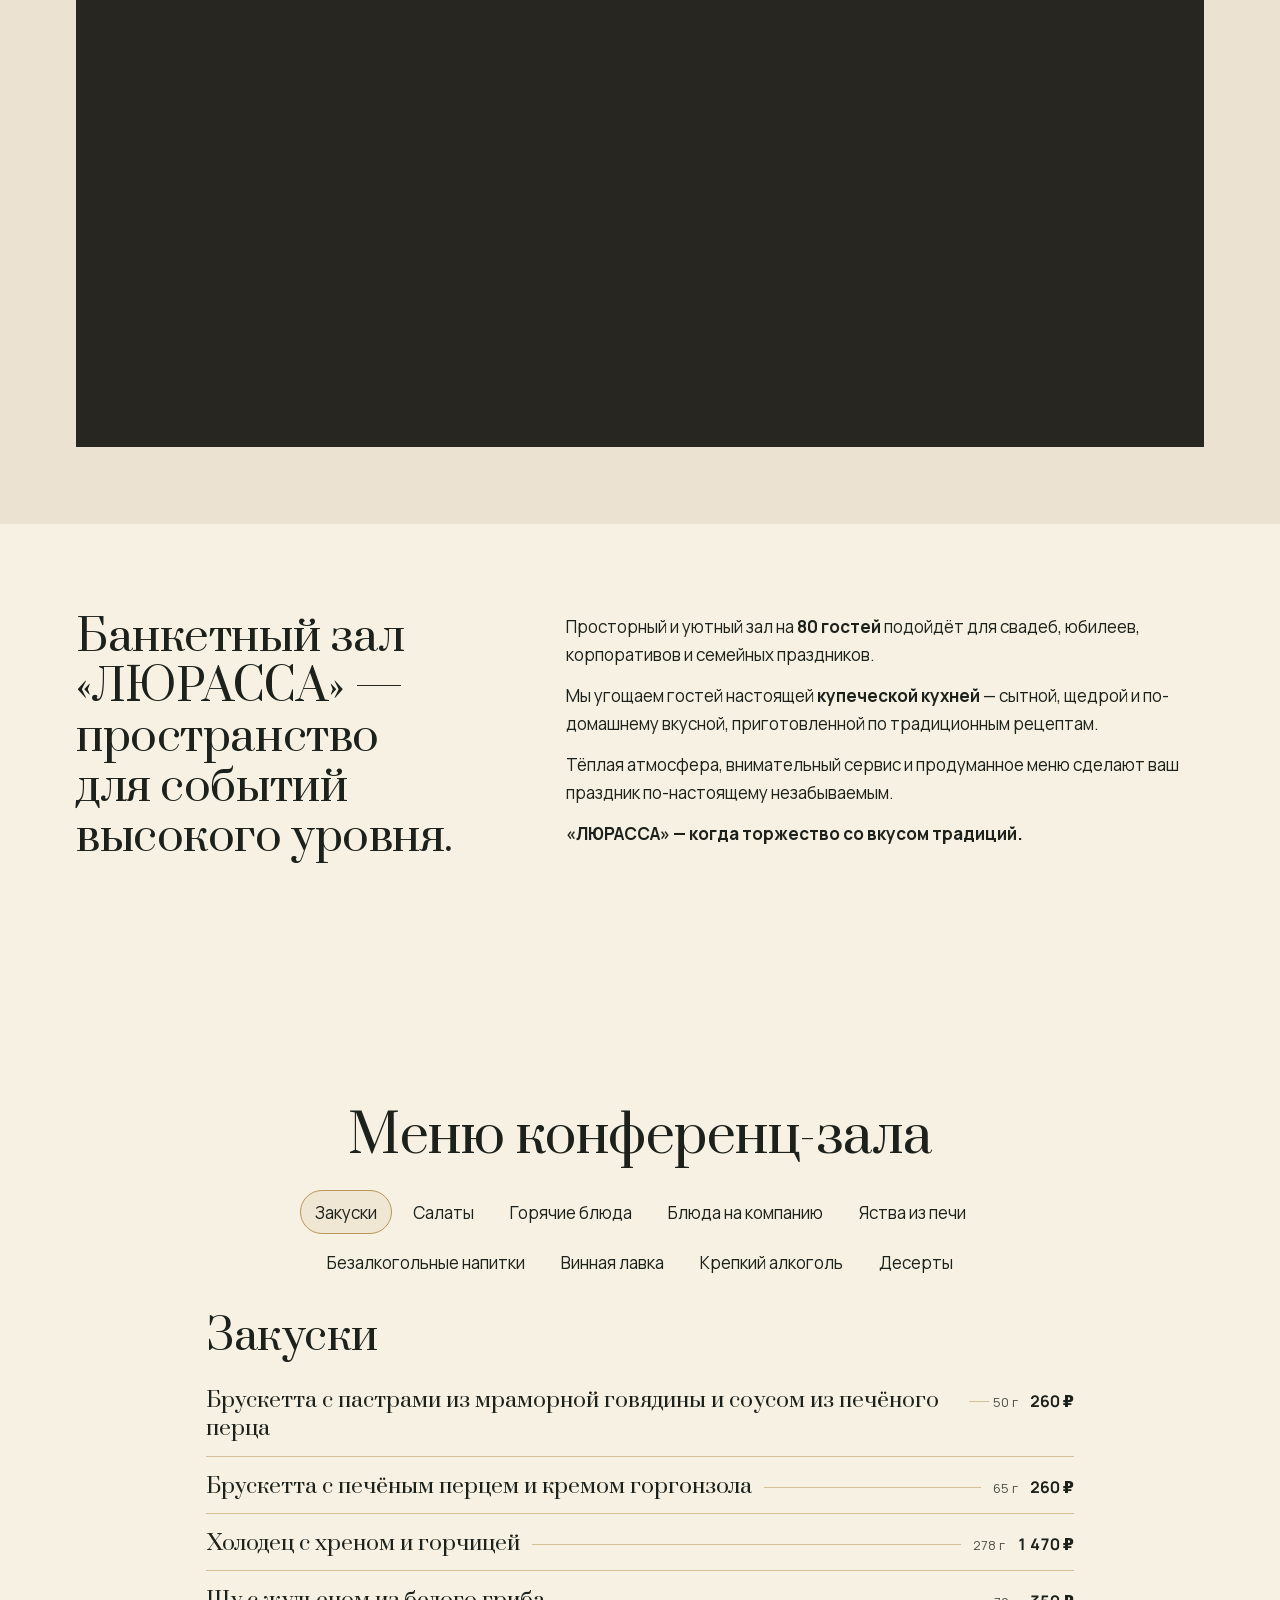
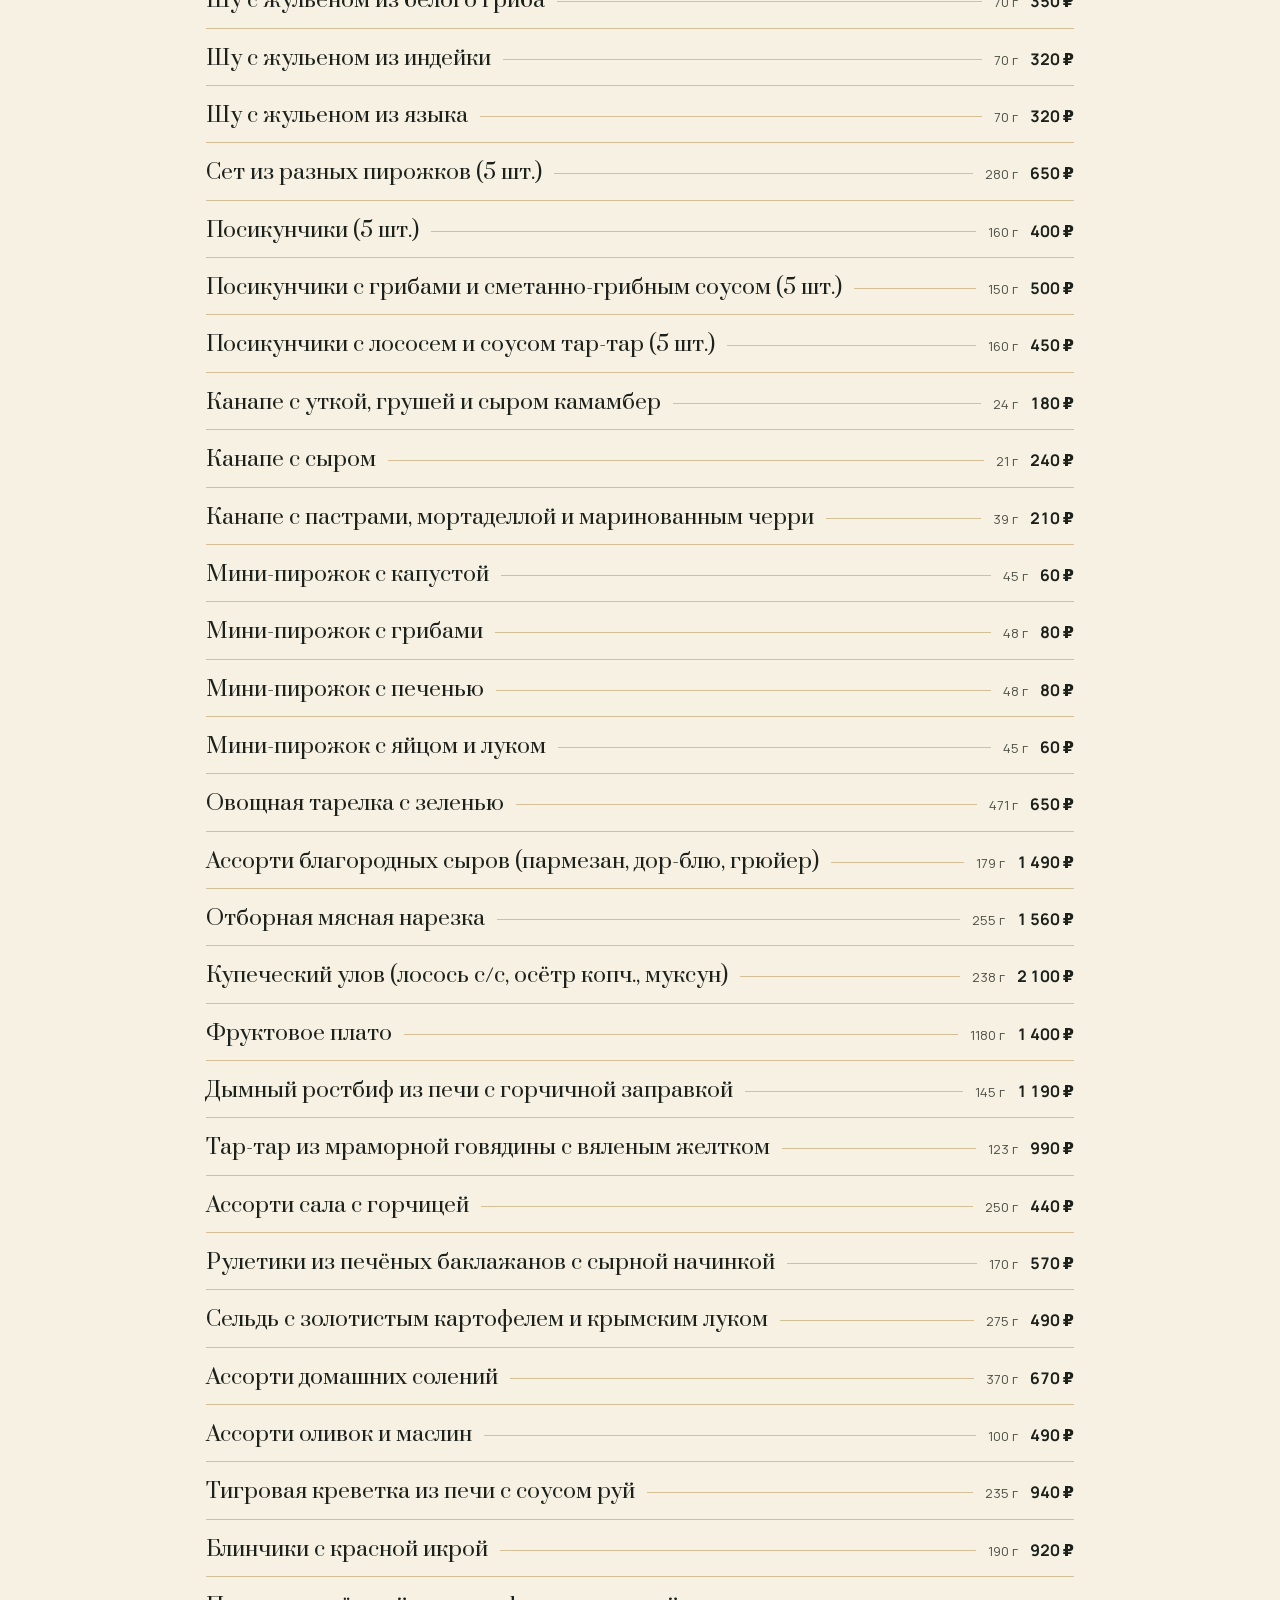
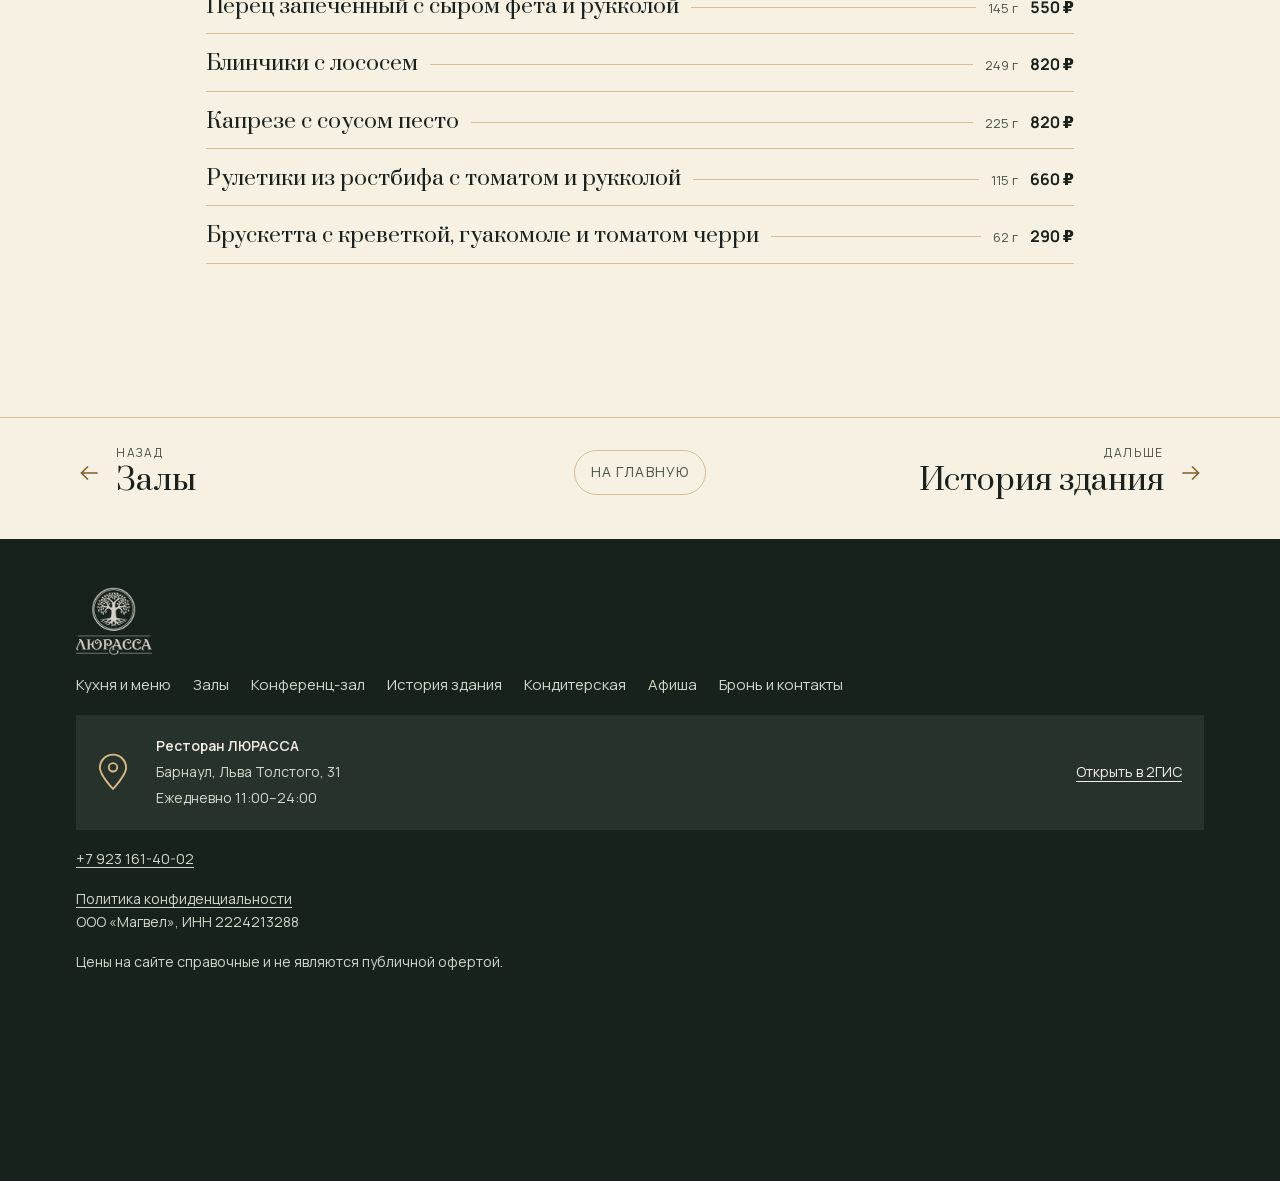
<file: bankety.html>
<!doctype html>
<html lang="ru">
<head>
<meta charset="utf-8">
<meta name="viewport" content="width=device-width, initial-scale=1, viewport-fit=cover">
<title>Конференц-зал — ЛЮРАССА, Барнаул</title>
<meta name="description" content="Конференц-зал ресторана ЛЮРАССА на 50–80 человек. Оснащение, бронирование и меню для мероприятий.">
<link rel="canonical" href="https://lurassa.ru/bankety.html">
<!-- УБРАТЬ ПРИ ПЕРЕЕЗДЕ НА lurassa.ru -->
<meta name="robots" content="noindex, nofollow">
<meta property="og:type" content="website">
<meta property="og:title" content="Конференц-зал — ЛЮРАССА, Барнаул">
<meta property="og:description" content="Конференц-зал ресторана ЛЮРАССА на 50–80 человек. Оснащение, бронирование и меню для мероприятий.">
<meta property="og:url" content="https://lurassa.ru/bankety.html">
<meta property="og:image" content="https://lurassa.ru/img/social-cover.jpg">
<meta property="og:image:width" content="1200">
<meta property="og:image:height" content="630">
<meta property="og:image:alt" content="Мятный зал ресторана ЛЮРАССА">
<meta property="og:locale" content="ru_RU">
<meta property="og:site_name" content="ЛЮРАССА">
<meta name="twitter:card" content="summary_large_image">
<script type="application/ld+json">{"@context": "https://schema.org", "@graph": [{"@type": "BreadcrumbList", "itemListElement": [{"@type": "ListItem", "position": 1, "name": "Главная", "item": "https://lurassa.ru/"}, {"@type": "ListItem", "position": 2, "name": "Конференц-зал", "item": "https://lurassa.ru/bankety.html"}]}]}</script>
<meta name="theme-color" content="#f6f1e3">
<link rel="preload" href="fonts/Prata-400-cyrillic.woff2" as="font" type="font/woff2" crossorigin>
<link rel="stylesheet" href="styles.css?v=1795429054">
<link rel="stylesheet" href="book.css?v=1795429054">
<link rel="stylesheet" href="pages.css?v=1795429054">
<link rel="icon" href="img/logo-tree-gold.png">
<!-- Restoplace start -->
<!-- Restoplace end -->
</head>
<body class="bk page-bankety">

<svg width="0" height="0" style="position:absolute" aria-hidden="true">
  <symbol id="i-bag" viewBox="0 0 24 24"><path d="M5 8h14l-1.2 12.2a1 1 0 0 1-1 .8H7.2a1 1 0 0 1-1-.8L5 8z" fill="none" stroke="currentColor" stroke-width="1.6"/><path d="M9 10V6.5a3 3 0 0 1 6 0V10" fill="none" stroke="currentColor" stroke-width="1.6"/></symbol>
  <symbol id="i-x" viewBox="0 0 24 24"><path d="M5 5l14 14M19 5L5 19" fill="none" stroke="currentColor" stroke-width="1.8"/></symbol>
  <symbol id="i-plus" viewBox="0 0 24 24"><path d="M12 5v14M5 12h14" fill="none" stroke="currentColor" stroke-width="1.8"/></symbol>
  <symbol id="i-arrow" viewBox="0 0 24 24"><path d="M4 12h15M13 6l6 6-6 6" fill="none" stroke="currentColor" stroke-width="1.5"/></symbol>
</svg>
<a class="skip" href="#main">К содержанию</a>
<header class="bk-top">
  <div class="wrap bk-top__in">
    <div class="bk-top__l">
      <button class="menubtn" type="button" aria-expanded="false" aria-controls="ov"><span class="menubtn__i"><i></i><i></i></span><span class="menubtn__t">Меню</span></button>
    </div>
    <a class="bk-logo" href="index.html" aria-label="ЛЮРАССА, на главную"><img src="img/logo-olive.png" alt="" width="400" height="357"></a>
    <div class="bk-top__r">
      <a class="bk-link bk-hide-s" href="tel:+79231614002">+7 923 161-40-02</a>
      <a class="btn btn--red btn--sm restoplace-click-open" href="bron.html">Забронировать</a>
      <button class="cart-btn" type="button" data-open-cart aria-label="Корзина"><svg aria-hidden="true"><use href="#i-bag"/></svg><span class="cart-btn__n"></span></button>
    </div>
  </div>
</header>
<div class="ov" id="ov" hidden>
  <div class="ov__pic" aria-hidden="true"><img src="img/conference-theatre.webp" alt="" width="800" height="600" loading="lazy"></div>
  <div class="ov__body">
    <nav aria-label="Разделы сайта"><ul class="ov__list"><li><a href="index.html" data-img="img/gl-02.webp">Главная</a></li><li><a href="menu.html" data-img="img/dish-ribeye.webp">Кухня и меню</a></li><li><a href="zaly.html" data-img="img/gl-08.webp">Залы</a></li><li><a href="bankety.html" data-img="img/conference-theatre.webp" aria-current="page">Конференц-зал</a></li><li><a href="istoriya.html" data-img="img/archive-store.jpg">История здания</a></li><li><a href="konditerskaya.html" data-img="img/dessert-green.webp">Кондитерская</a></li><li><a href="afisha.html" data-img="img/gl-04.webp">Афиша</a></li><li><a href="bron.html" data-img="img/gl-11.webp">Бронь и контакты</a></li></ul></nav>
    <div class="ov__foot">
      <p class="live" data-live>Барнаул, Льва Толстого, 31 · ежедневно 11:00–24:00</p>
      <p><a href="tel:+79231614002">+7 923 161-40-02</a> · <a href="https://t.me/lurassa_rest" target="_blank" rel="noopener noreferrer">Telegram</a> · <a href="https://vk.com/lurassa_rest" target="_blank" rel="noopener noreferrer">ВКонтакте</a></p>
    </div>
  </div>
</div>
<main id="main">
<section class="conference-hero" id="bankety" aria-labelledby="conference-title">
    <div class="wrap conference-hero__grid">
      <div class="conference-hero__content">
        <h1 id="conference-title">ЛЮРАССА: Конференц-зал в современном стиле</h1>
        <p>Помимо отдыха и изысканных блюд, у нас можно плодотворно потрудиться или провести торжественное мероприятие.</p>
        <div class="conference-hero__links">
          <a class="btn btn--red" href="#conference-gallery">Смотреть фото</a>
          <a class="btn btn--ink" href="#conference-menu">Меню конференц-зала</a>
        </div>
      </div>
      <div class="conference-hero__media"><img src="img/conference-theatre.webp" alt="Общий вид конференц-зала с рядами кресел перед сценой" width="1280" height="720" fetchpriority="high"></div>
    </div>
  </section>

  <section class="wrap conference-description" aria-label="О зале">
    <article>
      <h2>Конференц-зал</h2>
      <div class="conference-description__text">
          <p>На втором этаже нашего ресторана расположен&nbsp;конференц-зал, который оснащен хорошим освещением, современным звуком, большим экраном и удобными креслами.</p>
          <p>У нас есть всё для проведения тренингов, семинаров, конференции и любых бизнес встреч. Зал рассчитан на&nbsp;50 – 80 человек.</p>
          <p>Это место, где создан уют и комфорт, чтобы наши гости могли сосредоточиться на той цели, ради которой они пришли. Мы поможем создать деловую атмосферу и оставить об этой встрече и о нашем ресторане приятные воспоминания.<br />Бронирование зала: <a href="tel:+79231614002">+79231614002</a></p>
      </div>
    </article>
  </section>

  <section class="conference-gallery" id="conference-gallery" aria-labelledby="conference-gallery-title">
    <div class="wrap conference-gallery__head">
      <h2 id="conference-gallery-title">Галерея зала</h2>
      <div class="gal__bar">
        <span class="gal__count"><b>1</b> / 12</span>
        <div class="gal__nav">
          <button class="gal__btn" type="button" data-dir="-1" aria-label="Предыдущий снимок галереи"><svg aria-hidden="true"><use href="#i-arrow"/></svg></button>
          <button class="gal__btn" type="button" data-dir="1" aria-label="Следующий снимок галереи"><svg aria-hidden="true"><use href="#i-arrow"/></svg></button>
        </div>
      </div>
    </div>
    <div class="wrap">
      <nav class="conference-views" aria-label="Перейти к фотографиям"><a href="#hall-seats">Рассадка</a><a href="#hall-tables">Сервировка</a><a href="#hall-evening">Вечерний зал</a></nav>
      <div class="gal__track conference-gallery__track" tabindex="0" aria-label="Снимки конференц-зала">
        <button id="hall-seats" class="gal__item" type="button" aria-label="Увеличить фото: общий вид конференц-зала с рядами кресел перед сценой"><img src="img/conference-theatre.webp" alt="Общий вид конференц-зала с рядами кресел перед сценой" width="1280" height="720" loading="lazy" decoding="async" draggable="false"></button>
        <button class="gal__item" type="button" aria-label="Увеличить фото: сцена и ряды кресел сбоку"><img src="img/conference-stage.webp" alt="Сцена и ряды кресел сбоку" width="1280" height="720" loading="lazy" decoding="async" draggable="false"></button>
        <button class="gal__item" type="button" aria-label="Увеличить фото: большой экран на сцене"><img src="img/conference-screen.webp" alt="Большой экран на сцене" width="1450" height="966" loading="lazy" decoding="async" draggable="false"></button>
        <button class="gal__item" type="button" aria-label="Увеличить фото: проход вдоль рядов кресел"><img src="img/conference-seating.webp" alt="Проход вдоль рядов кресел" width="1280" height="720" loading="lazy" decoding="async" draggable="false"></button>
        <button id="hall-tables" class="gal__item" type="button" aria-label="Увеличить фото: общий вид зала с накрытыми столами"><img src="img/conference-reception.webp" alt="Общий вид зала с накрытыми столами" width="1450" height="966" loading="lazy" decoding="async" draggable="false"></button>
        <button class="gal__item" type="button" aria-label="Увеличить фото: столы с белыми скатертями и цветами"><img src="img/conference-tables.webp" alt="Столы с белыми скатертями и цветами" width="1450" height="966" loading="lazy" decoding="async" draggable="false"></button>
        <button class="gal__item" type="button" aria-label="Увеличить фото: сервировка стола на фоне зала"><img src="img/conference-place.webp" alt="Сервировка стола на фоне зала" width="1450" height="966" loading="lazy" decoding="async" draggable="false"></button>
        <button class="gal__item" type="button" aria-label="Увеличить фото: бокалы и приборы на накрытом столе"><img src="img/conference-detail.webp" alt="Бокалы и приборы на накрытом столе" width="1450" height="966" loading="lazy" decoding="async" draggable="false"></button>
        <button class="gal__item" type="button" aria-label="Увеличить фото: накрытые столы вдоль деревянной стены"><img src="img/conference-supper.webp" alt="Накрытые столы вдоль деревянной стены" width="1450" height="966" loading="lazy" decoding="async" draggable="false"></button>
        <button id="hall-evening" class="gal__item" type="button" aria-label="Увеличить фото: зал с вечерним освещением и сценой"><img src="img/conference-lights.webp" alt="Зал с вечерним освещением и сценой" width="1450" height="966" loading="lazy" decoding="async" draggable="false"></button>
        <button class="gal__item" type="button" aria-label="Увеличить фото: стол со свечой при вечернем освещении"><img src="img/conference-candle.webp" alt="Стол со свечой при вечернем освещении" width="1450" height="966" loading="lazy" decoding="async" draggable="false"></button>
        <button class="gal__item" type="button" aria-label="Увеличить фото: вид вдоль столов при вечернем освещении"><img src="img/conference-evening.webp" alt="Вид вдоль столов при вечернем освещении" width="833" height="1250" loading="lazy" decoding="async" draggable="false"></button>
      </div>
    </div>
  </section>

  <section class="wrap conference-description" aria-label="О банкетах">
    <article>
      <h2><strong>Банкетный зал «ЛЮРАССА»</strong> — пространство для событий высокого уровня.</h2>
      <div class="conference-description__text">
          <p>Просторный и уютный зал на <strong>80 гостей</strong> подойдёт для свадеб, юбилеев, корпоративов и семейных праздников.</p>
          <p>Мы угощаем гостей настоящей <strong>купеческой кухней</strong> — сытной, щедрой и по-домашнему вкусной, приготовленной по традиционным рецептам.</p>
          <p>Тёплая атмосфера, внимательный сервис и продуманное меню сделают ваш праздник по-настоящему незабываемым.</p>
          <p><strong>«ЛЮРАССА» — когда торжество со вкусом традиций.</strong></p>
      </div>
    </article>
  </section>

  <section class="ch conference-menu" id="conference-menu" aria-labelledby="conference-menu-title">
    <div class="wrap">
      <div class="carte__head">
        <h2 id="conference-menu-title">Меню конференц-зала</h2>
      </div>
      <nav class="tabs2 conference-menu__tabs" aria-label="Разделы меню конференц-зала">
        <a href="#conference-snacks">Закуски</a>
        <a href="#conference-salads">Салаты</a>
        <a href="#conference-hot">Горячие блюда</a>
        <a href="#conference-sharing">Блюда на компанию</a>
        <a href="#conference-oven">Яства из печи</a>
        <a href="#conference-soft-drinks">Безалкогольные напитки</a>
        <a href="#conference-wine">Винная лавка</a>
        <a href="#conference-spirits">Крепкий алкоголь</a>
        <a href="#conference-desserts">Десерты</a>
      </nav>
      <section class="conference-menu__panel" id="conference-snacks">
        <h3>Закуски</h3>
        <ul class="carte__list">
          <li><span class="nm">Брускетта с пастрами из мраморной говядины и соусом из печёного перца</span><span class="dots" aria-hidden="true"></span><span class="w">50 г</span><span class="price">260&nbsp;₽</span></li>
          <li><span class="nm">Брускетта с печёным перцем и кремом горгонзола</span><span class="dots" aria-hidden="true"></span><span class="w">65 г</span><span class="price">260&nbsp;₽</span></li>
          <li><span class="nm">Холодец с хреном и горчицей</span><span class="dots" aria-hidden="true"></span><span class="w">278 г</span><span class="price">1 470&nbsp;₽</span></li>
          <li><span class="nm">Шу с жульеном из белого гриба</span><span class="dots" aria-hidden="true"></span><span class="w">70 г</span><span class="price">350&nbsp;₽</span></li>
          <li><span class="nm">Шу с жульеном из индейки</span><span class="dots" aria-hidden="true"></span><span class="w">70 г</span><span class="price">320&nbsp;₽</span></li>
          <li><span class="nm">Шу с жульеном из языка</span><span class="dots" aria-hidden="true"></span><span class="w">70 г</span><span class="price">320&nbsp;₽</span></li>
          <li><span class="nm">Сет из разных пирожков (5 шт.)</span><span class="dots" aria-hidden="true"></span><span class="w">280 г</span><span class="price">650&nbsp;₽</span></li>
          <li><span class="nm">Посикунчики (5 шт.)</span><span class="dots" aria-hidden="true"></span><span class="w">160 г</span><span class="price">400&nbsp;₽</span></li>
          <li><span class="nm">Посикунчики с грибами и сметанно-грибным соусом (5 шт.)</span><span class="dots" aria-hidden="true"></span><span class="w">150 г</span><span class="price">500&nbsp;₽</span></li>
          <li><span class="nm">Посикунчики с лососем и соусом тар-тар (5 шт.)</span><span class="dots" aria-hidden="true"></span><span class="w">160 г</span><span class="price">450&nbsp;₽</span></li>
          <li><span class="nm">Канапе с уткой, грушей и сыром камамбер</span><span class="dots" aria-hidden="true"></span><span class="w">24 г</span><span class="price">180&nbsp;₽</span></li>
          <li><span class="nm">Канапе с сыром</span><span class="dots" aria-hidden="true"></span><span class="w">21 г</span><span class="price">240&nbsp;₽</span></li>
          <li><span class="nm">Канапе с пастрами, мортаделлой и маринованным черри</span><span class="dots" aria-hidden="true"></span><span class="w">39 г</span><span class="price">210&nbsp;₽</span></li>
          <li><span class="nm">Мини-пирожок с капустой</span><span class="dots" aria-hidden="true"></span><span class="w">45 г</span><span class="price">60&nbsp;₽</span></li>
          <li><span class="nm">Мини-пирожок с грибами</span><span class="dots" aria-hidden="true"></span><span class="w">48 г</span><span class="price">80&nbsp;₽</span></li>
          <li><span class="nm">Мини-пирожок с печенью</span><span class="dots" aria-hidden="true"></span><span class="w">48 г</span><span class="price">80&nbsp;₽</span></li>
          <li><span class="nm">Мини-пирожок с яйцом и луком</span><span class="dots" aria-hidden="true"></span><span class="w">45 г</span><span class="price">60&nbsp;₽</span></li>
          <li><span class="nm">Овощная тарелка с зеленью</span><span class="dots" aria-hidden="true"></span><span class="w">471 г</span><span class="price">650&nbsp;₽</span></li>
          <li><span class="nm">Ассорти благородных сыров (пармезан, дор-блю, грюйер)</span><span class="dots" aria-hidden="true"></span><span class="w">179 г</span><span class="price">1 490&nbsp;₽</span></li>
          <li><span class="nm">Отборная мясная нарезка</span><span class="dots" aria-hidden="true"></span><span class="w">255 г</span><span class="price">1 560&nbsp;₽</span></li>
          <li><span class="nm">Купеческий улов (лосось с/с, осётр копч., муксун)</span><span class="dots" aria-hidden="true"></span><span class="w">238 г</span><span class="price">2 100&nbsp;₽</span></li>
          <li><span class="nm">Фруктовое плато</span><span class="dots" aria-hidden="true"></span><span class="w">1180 г</span><span class="price">1 400&nbsp;₽</span></li>
          <li><span class="nm">Дымный ростбиф из печи с горчичной заправкой</span><span class="dots" aria-hidden="true"></span><span class="w">145 г</span><span class="price">1 190&nbsp;₽</span></li>
          <li><span class="nm">Тар-тар из мраморной говядины с вяленым желтком</span><span class="dots" aria-hidden="true"></span><span class="w">123 г</span><span class="price">990&nbsp;₽</span></li>
          <li><span class="nm">Ассорти сала с горчицей</span><span class="dots" aria-hidden="true"></span><span class="w">250 г</span><span class="price">440&nbsp;₽</span></li>
          <li><span class="nm">Рулетики из печёных баклажанов с сырной начинкой</span><span class="dots" aria-hidden="true"></span><span class="w">170 г</span><span class="price">570&nbsp;₽</span></li>
          <li><span class="nm">Сельдь с золотистым картофелем и крымским луком</span><span class="dots" aria-hidden="true"></span><span class="w">275 г</span><span class="price">490&nbsp;₽</span></li>
          <li><span class="nm">Ассорти домашних солений</span><span class="dots" aria-hidden="true"></span><span class="w">370 г</span><span class="price">670&nbsp;₽</span></li>
          <li><span class="nm">Ассорти оливок и маслин</span><span class="dots" aria-hidden="true"></span><span class="w">100 г</span><span class="price">490&nbsp;₽</span></li>
          <li><span class="nm">Тигровая креветка из печи с соусом руй</span><span class="dots" aria-hidden="true"></span><span class="w">235 г</span><span class="price">940&nbsp;₽</span></li>
          <li><span class="nm">Блинчики с красной икрой</span><span class="dots" aria-hidden="true"></span><span class="w">190 г</span><span class="price">920&nbsp;₽</span></li>
          <li><span class="nm">Перец запечённый с сыром фета и рукколой</span><span class="dots" aria-hidden="true"></span><span class="w">145 г</span><span class="price">550&nbsp;₽</span></li>
          <li><span class="nm">Блинчики с лососем</span><span class="dots" aria-hidden="true"></span><span class="w">249 г</span><span class="price">820&nbsp;₽</span></li>
          <li><span class="nm">Капрезе с соусом песто</span><span class="dots" aria-hidden="true"></span><span class="w">225 г</span><span class="price">820&nbsp;₽</span></li>
          <li><span class="nm">Рулетики из ростбифа с томатом и рукколой</span><span class="dots" aria-hidden="true"></span><span class="w">115 г</span><span class="price">660&nbsp;₽</span></li>
          <li><span class="nm">Брускетта с креветкой, гуакомоле и томатом черри</span><span class="dots" aria-hidden="true"></span><span class="w">62 г</span><span class="price">290&nbsp;₽</span></li>
        </ul>
      </section>
      <section class="conference-menu__panel" id="conference-salads">
        <h3>Салаты</h3>
        <ul class="carte__list">
          <li><span class="nm">Цезарь с курицей и пармезаном</span><span class="dots" aria-hidden="true"></span><span class="w">197 г</span><span class="price">670&nbsp;₽</span></li>
          <li><span class="nm">Цезарь с креветками из печи</span><span class="dots" aria-hidden="true"></span><span class="w">187 г</span><span class="price">810&nbsp;₽</span></li>
          <li><span class="nm">Салат из свежих овощей с греческим сыром и оливками</span><span class="dots" aria-hidden="true"></span><span class="w">270 г</span><span class="price">650&nbsp;₽</span></li>
          <li><span class="nm">Салат с языком, белой фасолью и хреном</span><span class="dots" aria-hidden="true"></span><span class="w">170 г</span><span class="price">610&nbsp;₽</span></li>
          <li><span class="nm">Оливье с пастрами из говядины</span><span class="dots" aria-hidden="true"></span><span class="w">265 г</span><span class="price">550&nbsp;₽</span></li>
          <li><span class="nm">Салат с ростбифом и молодым картофелем</span><span class="dots" aria-hidden="true"></span><span class="w">160 г</span><span class="price">720&nbsp;₽</span></li>
          <li><span class="nm">Салат с хрустящим баклажаном</span><span class="dots" aria-hidden="true"></span><span class="w">244 г</span><span class="price">650&nbsp;₽</span></li>
        </ul>
      </section>
      <section class="conference-menu__panel" id="conference-hot">
        <h3>Горячие блюда</h3>
        <ul class="carte__list">
          <li><span class="nm">Стейк из свиной шеи с запечённым картофелем и аджикой</span><span class="dots" aria-hidden="true"></span><span class="w">415 г</span><span class="price">970&nbsp;₽</span></li>
          <li><span class="nm">Телячьи щёки с луковым демигласом и картофельным пюре</span><span class="dots" aria-hidden="true"></span><span class="w">310 г</span><span class="price">1 200&nbsp;₽</span></li>
          <li><span class="nm">Биточки по-скобелевски со сливочно-сметанным соусом</span><span class="dots" aria-hidden="true"></span><span class="w">300 г</span><span class="price">650&nbsp;₽</span></li>
          <li><span class="nm">Стейк из форели с картофельным кремом и сливочно-шпинатным соусом</span><span class="dots" aria-hidden="true"></span><span class="w">378 г</span><span class="price">1 700&nbsp;₽</span></li>
          <li><span class="nm">Куриная грудка гриль с салатным миксом и сырным соусом</span><span class="dots" aria-hidden="true"></span><span class="w">230 г</span><span class="price">750&nbsp;₽</span></li>
          <li><span class="nm">Говяжий язык с грибным жульеном на картофельной подушке</span><span class="dots" aria-hidden="true"></span><span class="w">285 г</span><span class="price">1 200&nbsp;₽</span></li>
          <li><span class="nm">Филе судака с греческим сыром и мятым картофелем</span><span class="dots" aria-hidden="true"></span><span class="w">330 г</span><span class="price">1 200&nbsp;₽</span></li>
          <li><span class="nm">Томлёная утиная ножка в карамельно-апельсиновом соусе с морковным кремом</span><span class="dots" aria-hidden="true"></span><span class="w">355 г</span><span class="price">810&nbsp;₽</span></li>
          <li><span class="nm">Медальоны из говяжьей вырезки с брокколи и сливочно-грибным соусом</span><span class="dots" aria-hidden="true"></span><span class="w">265 г</span><span class="price">1 590&nbsp;₽</span></li>
        </ul>
      </section>
      <section class="conference-menu__panel" id="conference-sharing">
        <h3>Блюда на компанию</h3>
        <ul class="carte__list">
          <li><span class="nm">Домашние купаты из говядины с барбарисом</span><span class="dots" aria-hidden="true"></span><span class="w">250 г</span><span class="price">790&nbsp;₽</span></li>
          <li><span class="nm">Домашние купаты из курицы с сыром</span><span class="dots" aria-hidden="true"></span><span class="w">250 г</span><span class="price">650&nbsp;₽</span></li>
          <li><span class="nm">Домашние купаты из говядины и свинины с фенхелем</span><span class="dots" aria-hidden="true"></span><span class="w">250 г</span><span class="price">660&nbsp;₽</span></li>
          <li><span class="nm">Лопатка ягнёнка томлёная с овощами</span><span class="dots" aria-hidden="true"></span><span class="w">1210 г</span><span class="price">2 900&nbsp;₽</span></li>
          <li><span class="nm">Осётр запечённый в картофельной чешуе</span><span class="dots" aria-hidden="true"></span><span class="w">750 г</span><span class="price">4 200&nbsp;₽</span></li>
          <li><span class="nm">Судак / щука, фаршированные белыми грибами</span><span class="dots" aria-hidden="true"></span><span class="w">1200 г</span><span class="price">3 000&nbsp;₽</span></li>
          <li><span class="nm">Утка печёная в апельсиновой глазури</span><span class="dots" aria-hidden="true"></span><span class="w">2050 г</span><span class="price">2 700&nbsp;₽</span></li>
          <li><span class="nm">Молочный поросёнок с белыми грибами</span><span class="dots" aria-hidden="true"></span><span class="w">за 1000 г</span><span class="price">6 500&nbsp;₽</span></li>
          <li><span class="nm">Свиные рёбра из печи с русскими солениями и домашней аджикой</span><span class="dots" aria-hidden="true"></span><span class="w">970 г</span><span class="price">2 300&nbsp;₽</span></li>
        </ul>
      </section>
      <section class="conference-menu__panel" id="conference-oven">
        <h3>Яства из печи</h3>
        <ul class="carte__list">
          <li><span class="nm">Открытый пирог с грибами и сыром</span><span class="dots" aria-hidden="true"></span><span class="w">400 г</span><span class="price">960&nbsp;₽</span></li>
          <li><span class="nm">Открытый пирог с лососем</span><span class="dots" aria-hidden="true"></span><span class="w">430 г</span><span class="price">1 200&nbsp;₽</span></li>
          <li><span class="nm">Открытый пирог с подкопчённой свининой, сыром и зелёным горошком</span><span class="dots" aria-hidden="true"></span><span class="w">400 г</span><span class="price">960&nbsp;₽</span></li>
          <li><span class="nm">Открытый пирог с сыром, краковской колбасой и томатом</span><span class="dots" aria-hidden="true"></span><span class="w">360 г</span><span class="price">960&nbsp;₽</span></li>
          <li><span class="nm">Лепёшка с сыром и разной зеленью</span><span class="dots" aria-hidden="true"></span><span class="w">300 г</span><span class="price">660&nbsp;₽</span></li>
          <li><span class="nm">Лепёшка с копчёной уткой и грибами</span><span class="dots" aria-hidden="true"></span><span class="w">380 г</span><span class="price">890&nbsp;₽</span></li>
          <li><span class="nm">Лепёшка с печёной грушей, беконом и сыром горгонзола</span><span class="dots" aria-hidden="true"></span><span class="w">330 г</span><span class="price">690&nbsp;₽</span></li>
          <li><span class="nm">Сет фирменных пирожков из печи<small class="conference-menu__note">Три на выбор: с ливером и овощами, с грибами и луком, расстегай из осетрины, с яйцом и зелёным луком или с капустой.</small></span><span class="dots" aria-hidden="true"></span><span class="w">190 г</span><span class="price">420&nbsp;₽</span></li>
        </ul>
      </section>
      <section class="conference-menu__panel" id="conference-soft-drinks">
        <h3>Безалкогольные напитки</h3>
        <ul class="carte__list">
          <li><span class="nm">Лимонад фейхоа-земляника</span><span class="dots" aria-hidden="true"></span><span class="w">1 л</span><span class="price">1 000&nbsp;₽</span></li>
          <li><span class="nm">Лимонад смородина-киви</span><span class="dots" aria-hidden="true"></span><span class="w">1 л</span><span class="price">1 000&nbsp;₽</span></li>
          <li><span class="nm">Лимонад ваниль-маракуйя</span><span class="dots" aria-hidden="true"></span><span class="w">1 л</span><span class="price">1 000&nbsp;₽</span></li>
          <li><span class="nm">Лимонад брусника-кокос-манго</span><span class="dots" aria-hidden="true"></span><span class="w">1 л</span><span class="price">1 000&nbsp;₽</span></li>
          <li><span class="nm">Кока-Кола</span><span class="dots" aria-hidden="true"></span><span class="w">0,33 л</span><span class="price">160&nbsp;₽</span></li>
          <li><span class="nm">Вода Алтай Кёль без газа</span><span class="dots" aria-hidden="true"></span><span class="w">0,5 л</span><span class="price">250&nbsp;₽</span></li>
          <li><span class="nm">Вода Алтай Кёль с газом</span><span class="dots" aria-hidden="true"></span><span class="w">0,5 л</span><span class="price">250&nbsp;₽</span></li>
          <li><span class="nm">Вода Даусус без газа</span><span class="dots" aria-hidden="true"></span><span class="w">0,5 л</span><span class="price">300&nbsp;₽</span></li>
          <li><span class="nm">Вода Даусус с газом</span><span class="dots" aria-hidden="true"></span><span class="w">0,5 л</span><span class="price">300&nbsp;₽</span></li>
          <li><span class="nm">Морс ягодный / облепиховый</span><span class="dots" aria-hidden="true"></span><span class="w">1 л</span><span class="price">800&nbsp;₽</span></li>
        </ul>
      </section>
      <section class="conference-menu__panel" id="conference-wine">
        <h3>Винная лавка</h3>
        <ul class="carte__list">
          <li><span class="nm">Просекко Брют, Бруни</span><span class="dots" aria-hidden="true"></span><span class="w">0,75 л</span><span class="price">4 000&nbsp;₽</span></li>
          <li><span class="nm">Асти Бруни</span><span class="dots" aria-hidden="true"></span><span class="w">0,75 л</span><span class="price">2 500&nbsp;₽</span></li>
          <li><span class="nm">Шато Тамань Аристов Меллезимато</span><span class="dots" aria-hidden="true"></span><span class="w">0,75 л</span><span class="price">2 500&nbsp;₽</span></li>
          <li><span class="nm">Тет Де Шеваль Резер</span><span class="dots" aria-hidden="true"></span><span class="w">0,75 л</span><span class="price">5 000&nbsp;₽</span></li>
          <li><span class="nm">Ламбруско Эмилия, белое полусладкое</span><span class="dots" aria-hidden="true"></span><span class="w">0,75 л</span><span class="price">2 500&nbsp;₽</span></li>
          <li><span class="nm">Майбах Рислинг Трокен, белое полусухое</span><span class="dots" aria-hidden="true"></span><span class="w">0,75 л</span><span class="price">3 000&nbsp;₽</span></li>
          <li><span class="nm">Пьюпилла Совиньон Блан DO, белое сухое</span><span class="dots" aria-hidden="true"></span><span class="w">0,75 л</span><span class="price">3 000&nbsp;₽</span></li>
          <li><span class="nm">Пьюпилла Карменер DO, красное сухое</span><span class="dots" aria-hidden="true"></span><span class="w">0,75 л</span><span class="price">3 000&nbsp;₽</span></li>
          <li><span class="nm">Кумская Вэлли Алиготе, белое полусладкое</span><span class="dots" aria-hidden="true"></span><span class="w">0,75 л</span><span class="price">2 000&nbsp;₽</span></li>
          <li><span class="nm">Кумская Вэлли Алиготе, белое сухое</span><span class="dots" aria-hidden="true"></span><span class="w">0,75 л</span><span class="price">2 000&nbsp;₽</span></li>
          <li><span class="nm">Киммерия Экспорт Пино Гриджио, белое сухое</span><span class="dots" aria-hidden="true"></span><span class="w">0,75 л</span><span class="price">2 300&nbsp;₽</span></li>
          <li><span class="nm">Киммерия Шардоне Крымское, белое полусладкое</span><span class="dots" aria-hidden="true"></span><span class="w">0,75 л</span><span class="price">2 300&nbsp;₽</span></li>
          <li><span class="nm">Киммерия Экспорт Каберне Совиньон, красное сухое</span><span class="dots" aria-hidden="true"></span><span class="w">0,75 л</span><span class="price">2 300&nbsp;₽</span></li>
          <li><span class="nm">Киммерия Мальбек, красное полусладкое</span><span class="dots" aria-hidden="true"></span><span class="w">0,75 л</span><span class="price">2 300&nbsp;₽</span></li>
          <li><span class="nm">Барон Де Ватуа, красное сухое</span><span class="dots" aria-hidden="true"></span><span class="w">0,75 л</span><span class="price">2 000&nbsp;₽</span></li>
          <li><span class="nm">Вилла Крым Каберне, красное сухое</span><span class="dots" aria-hidden="true"></span><span class="w">0,75 л</span><span class="price">2 000&nbsp;₽</span></li>
          <li><span class="nm">Сан Вэллэй, белое полусладкое</span><span class="dots" aria-hidden="true"></span><span class="w">0,75 л</span><span class="price">2 500&nbsp;₽</span></li>
          <li><span class="nm">Сан Вэллэй, красное полусладкое</span><span class="dots" aria-hidden="true"></span><span class="w">0,75 л</span><span class="price">2 500&nbsp;₽</span></li>
          <li><span class="nm">Сан Вэллэй, красное сухое</span><span class="dots" aria-hidden="true"></span><span class="w">0,75 л</span><span class="price">2 500&nbsp;₽</span></li>
          <li><span class="nm">Мерендейро, белое полусухое</span><span class="dots" aria-hidden="true"></span><span class="w">0,75 л</span><span class="price">2 500&nbsp;₽</span></li>
        </ul>
      </section>
      <section class="conference-menu__panel" id="conference-spirits">
        <h3>Крепкий алкоголь</h3>
        <ul class="carte__list">
          <li><span class="nm">Водка Белуга</span><span class="dots" aria-hidden="true"></span><span class="w">0,5 л</span><span class="price">3 000&nbsp;₽</span></li>
          <li><span class="nm">Водка Мамонт</span><span class="dots" aria-hidden="true"></span><span class="w">0,5 л</span><span class="price">2 500&nbsp;₽</span></li>
          <li><span class="nm">Виски Джемесон</span><span class="dots" aria-hidden="true"></span><span class="w">0,7 л</span><span class="price">4 000&nbsp;₽</span></li>
          <li><span class="nm">Бренди Torres 10 Gran Reserva</span><span class="dots" aria-hidden="true"></span><span class="w">0,7 л</span><span class="price">3 000&nbsp;₽</span></li>
          <li><span class="nm">Арарат 3 звезды</span><span class="dots" aria-hidden="true"></span><span class="w">0,5 л</span><span class="price">3 000&nbsp;₽</span></li>
          <li><span class="nm">Арарат 5 звёзд</span><span class="dots" aria-hidden="true"></span><span class="w">0,5 л</span><span class="price">3 000&nbsp;₽</span></li>
        </ul>
      </section>
      <section class="conference-menu__panel" id="conference-desserts">
        <h3>Десерты</h3>
        <p class="conference-menu__dessert">Кондитерская принимает заказы на торты. Можно выбрать начинку, оформление и индивидуальную надпись.</p>
      </section>
    </div>
  </section>
<nav class="pager" aria-label="Соседние разделы">
  <div class="wrap pager__in">
    <a class="pager__a pager__prev" href="zaly.html"><svg aria-hidden="true"><use href="#i-arrow"/></svg><span><small>Назад</small>Залы</span></a>
    <a class="pager__home" href="index.html">На главную</a>
    <a class="pager__a pager__next" href="istoriya.html"><span><small>Дальше</small>История здания</span><svg aria-hidden="true"><use href="#i-arrow"/></svg></a>
  </div>
</nav>
</main>
<footer class="foot">
  <div class="wrap foot__in">
    <img class="foot__wordmark" src="img/logo-cream.png" alt="ЛЮРАССА" width="400" height="357" loading="lazy">
    <nav class="foot__nav" aria-label="Разделы"><a href="menu.html">Кухня и меню</a><a href="zaly.html">Залы</a><a href="bankety.html">Конференц-зал</a><a href="istoriya.html">История здания</a><a href="konditerskaya.html">Кондитерская</a><a href="afisha.html">Афиша</a><a href="bron.html">Бронь и контакты</a></nav>
    <address class="foot__place">
      <svg class="foot__pin" viewBox="0 0 32 40" aria-hidden="true"><path d="M16 38S2 23.3 2 15.5a14 14 0 1 1 28 0C30 23.3 16 38 16 38Z" fill="none" stroke="currentColor" stroke-width="2"/><circle cx="16" cy="15" r="4.5" fill="none" stroke="currentColor" stroke-width="2"/></svg>
      <span class="foot__place-copy"><b>Ресторан ЛЮРАССА</b><span>Барнаул, Льва Толстого, 31</span><span>Ежедневно 11:00–24:00</span></span>
      <a class="foot__map-link" href="https://2gis.ru/barnaul/firm/70000001102581486" target="_blank" rel="noopener noreferrer">Открыть в 2ГИС</a>
    </address>
    <p><a href="tel:+79231614002">+7 923 161-40-02</a></p>
    <p><a href="privacy.html">Политика конфиденциальности</a><br>ООО «Магвел», ИНН 2224213288</p>
    <p>Цены на сайте справочные и не являются публичной офертой.</p>
  </div>
</footer>
<div class="cartbar" role="region" aria-label="Корзина">
  <div class="cartbar__sum"></div>
  <button class="btn" type="button" data-open-cart>Корзина</button>
</div>

<div class="drawer" aria-hidden="true" role="dialog" aria-modal="true" aria-labelledby="cart-title">
  <div class="drawer__bg"></div>
  <div class="drawer__panel">
    <div class="drawer__head"><h2 id="cart-title">Ваш заказ</h2><button class="x" type="button" data-close-cart aria-label="Закрыть корзину"><svg aria-hidden="true"><use href="#i-x"/></svg></button></div>
    <div class="drawer__body"></div>
    <div class="drawer__foot">
      <div class="ways">
        <label><input type="radio" name="way" value="pickup" checked>Самовывоз<small>Льва Толстого, 31</small></label>
        <label><input type="radio" name="way" value="delivery" disabled>Доставка<small>Пока недоступна</small></label>
      </div>
      <div class="total"><span>Итого</span><span></span></div>
      <button class="btn to-checkout" type="button">Оформить</button>
      <form class="checkout">
        <div class="field"><label for="c-name">Имя</label><input id="c-name" name="name" autocomplete="given-name" required></div>
        <div class="field"><label for="c-phone">Телефон</label><input id="c-phone" name="phone" type="tel" inputmode="tel" autocomplete="tel" placeholder="+7 900 000-00-00" required></div>
        <div class="field"><label for="c-time">Время самовывоза</label><input id="c-time" name="pickup_time" type="time" value="19:00" required></div>
        <div class="legal-choice"><input id="pickup-consent" type="checkbox" name="personal_consent" required><label for="pickup-consent">Я даю <a href="soglasie.html" target="_blank" rel="noopener">согласие на обработку персональных данных</a> и принимаю условия <a href="privacy.html" target="_blank" rel="noopener">политики</a></label></div>
        <button class="btn" type="submit">Отправить заказ</button>
      </form>
      <p class="checkout-ok" hidden><b>Демо-версия заказа.</b> Заказ никуда не отправлен. Чтобы оформить самовывоз, позвоните по номеру <a href="tel:+79231614002">+7 923 161-40-02</a>.</p>
    </div>
  </div>
</div>
<div class="lb" hidden role="dialog" aria-modal="true" aria-label="Фотографии залов">
  <img class="lb__img" src="img/gl-02.webp" alt="Мятный зал с хрустальными люстрами и шторами" width="1800" height="1199" loading="lazy">
  <button class="lb__x" type="button" aria-label="Закрыть"><svg viewBox="0 0 24 24" aria-hidden="true"><path d="M5 5l14 14M19 5L5 19" fill="none" stroke="currentColor" stroke-width="1.6"/></svg></button>
  <button class="lb__prev gal__btn" type="button" aria-label="Предыдущее фото"><svg viewBox="0 0 24 24" aria-hidden="true"><path d="M15 5l-7 7 7 7" fill="none" stroke="currentColor" stroke-width="1.6"/></svg></button>
  <button class="lb__next gal__btn" type="button" aria-label="Следующее фото"><svg viewBox="0 0 24 24" aria-hidden="true"><path d="M9 5l7 7-7 7" fill="none" stroke="currentColor" stroke-width="1.6"/></svg></button>
  <span class="lb__count"></span>
</div>
<script src="menu-data.js?v=1795429054"></script>
<script src="book.js?v=1795429054"></script>
<script src="app.js?v=1795429054"></script>
<script src="site.js?v=1795429054"></script>
<script src="dish.js?v=1795429054"></script>
<script src="conference.js?v=1795429054"></script>
</body>
</html>
</file>
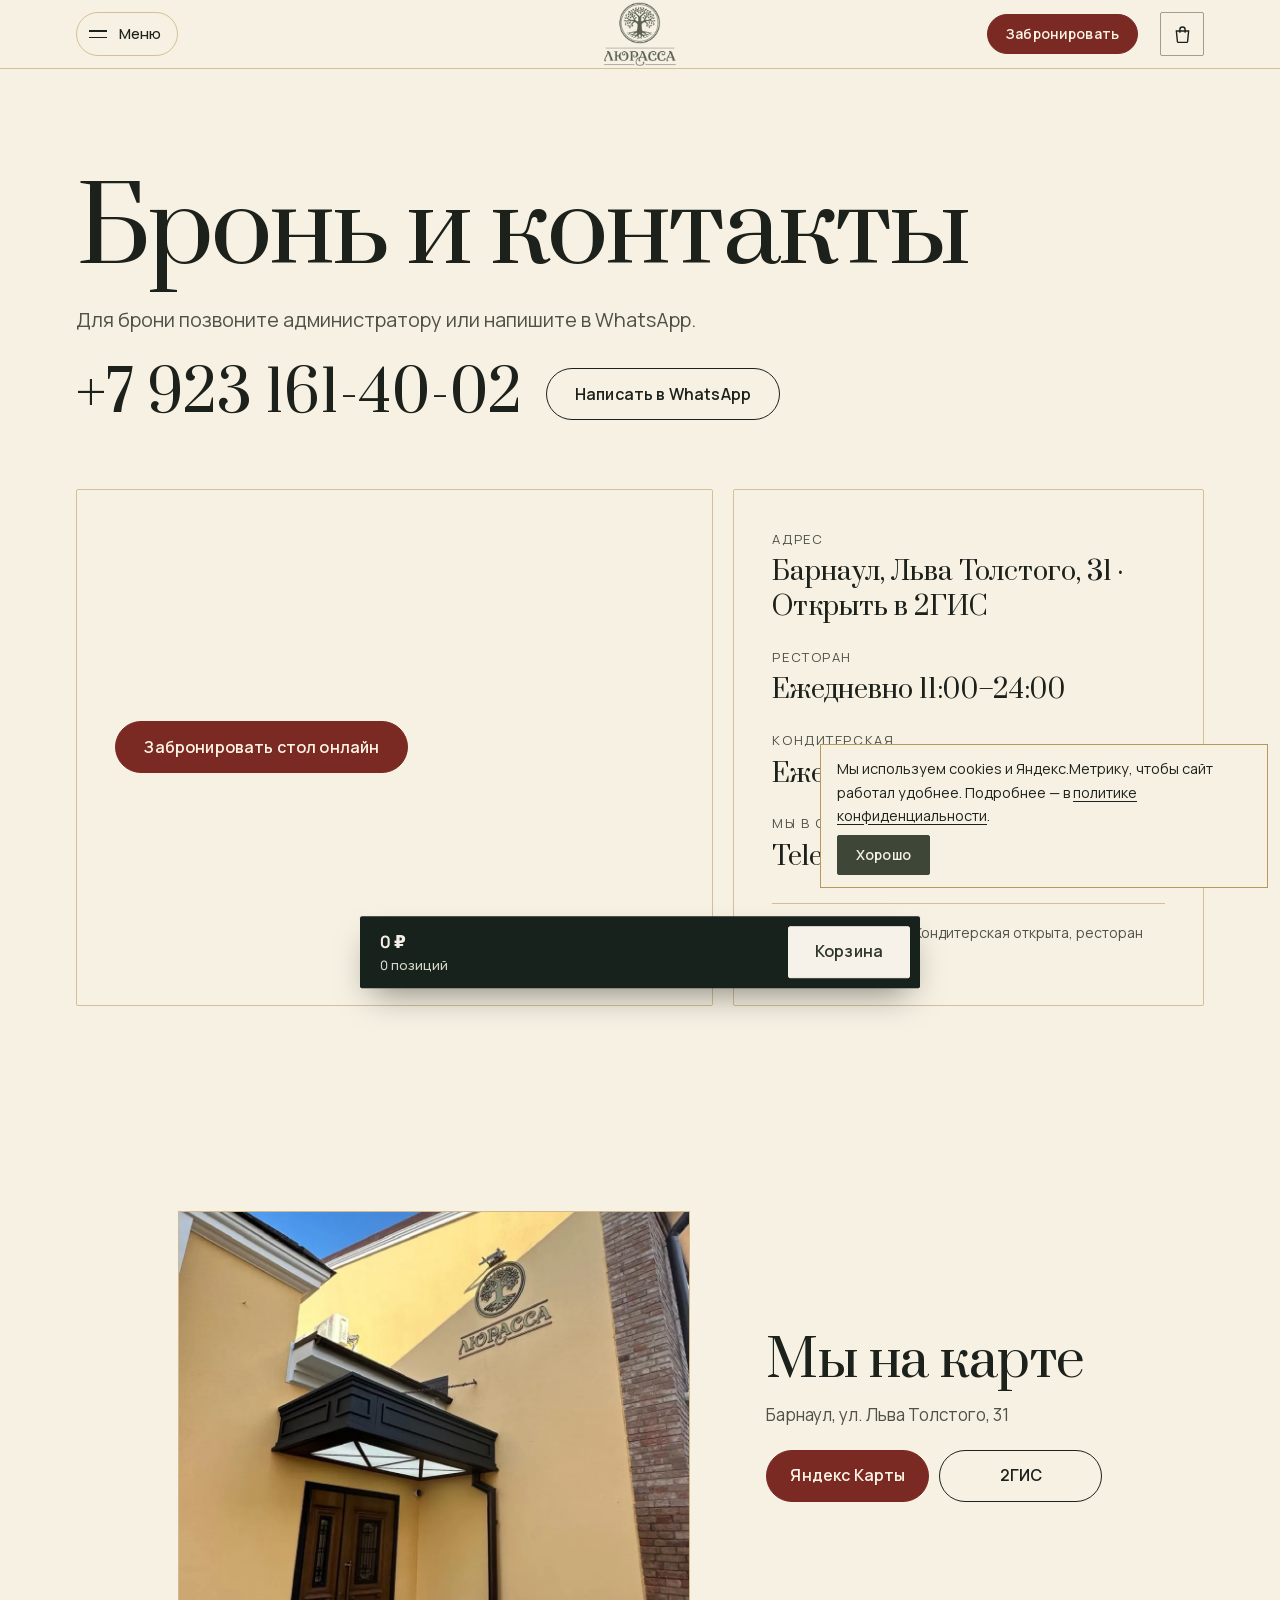
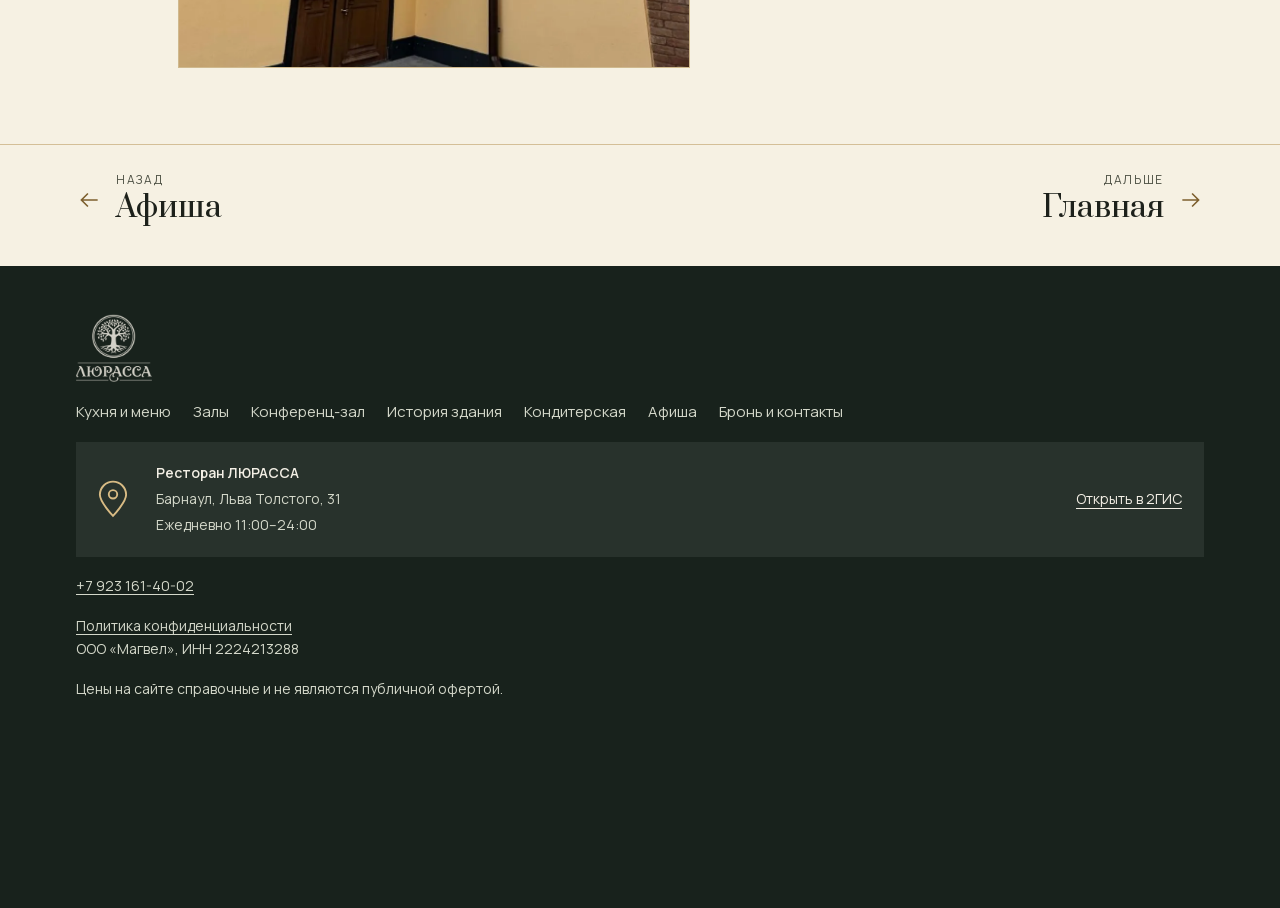
<file: bron.html>
<!doctype html>
<html lang="ru">
<head>
<meta charset="utf-8">
<meta name="viewport" content="width=device-width, initial-scale=1, viewport-fit=cover">
<title>Бронь и контакты — ЛЮРАССА, Барнаул</title>
<meta name="description" content="Забронируйте стол в ресторане ЛЮРАССА в Барнауле. Адрес: Льва Толстого, 31. Телефон и WhatsApp: +7 923 161-40-02.">
<link rel="canonical" href="https://lurassa.ru/bron.html">
<!-- УБРАТЬ ПРИ ПЕРЕЕЗДЕ НА lurassa.ru -->
<meta name="robots" content="noindex, nofollow">
<meta property="og:type" content="website">
<meta property="og:title" content="Бронь и контакты — ЛЮРАССА, Барнаул">
<meta property="og:description" content="Забронируйте стол в ресторане ЛЮРАССА в Барнауле. Адрес: Льва Толстого, 31. Телефон и WhatsApp: +7 923 161-40-02.">
<meta property="og:url" content="https://lurassa.ru/bron.html">
<meta property="og:image" content="https://lurassa.ru/img/social-cover.jpg">
<meta property="og:image:width" content="1200">
<meta property="og:image:height" content="630">
<meta property="og:image:alt" content="Мятный зал ресторана ЛЮРАССА">
<meta property="og:locale" content="ru_RU">
<meta property="og:site_name" content="ЛЮРАССА">
<meta name="twitter:card" content="summary_large_image">
<script type="application/ld+json">{"@context": "https://schema.org", "@graph": [{"@type": "BreadcrumbList", "itemListElement": [{"@type": "ListItem", "position": 1, "name": "Главная", "item": "https://lurassa.ru/"}, {"@type": "ListItem", "position": 2, "name": "Бронь и контакты", "item": "https://lurassa.ru/bron.html"}]}, {"@type": "Restaurant", "@id": "https://lurassa.ru/#business", "name": "ЛЮРАССА", "telephone": "+79231614002", "address": {"@type": "PostalAddress", "addressCountry": "RU", "addressLocality": "Барнаул", "streetAddress": "ул. Льва Толстого, 31"}, "url": "https://lurassa.ru/", "openingHoursSpecification": {"@type": "OpeningHoursSpecification", "dayOfWeek": ["Monday", "Tuesday", "Wednesday", "Thursday", "Friday", "Saturday", "Sunday"], "opens": "11:00", "closes": "00:00"}, "servesCuisine": "Русская кухня", "priceRange": "[ЗАПОЛНИТЬ: ценовой диапазон]", "geo": {"@type": "GeoCoordinates", "latitude": 53.329795, "longitude": 83.79181}, "sameAs": ["https://t.me/lurassa_rest", "https://vk.com/lurassa_rest", "https://2gis.ru/barnaul/firm/70000001102581486"]}]}</script>
<meta name="theme-color" content="#f6f1e3">
<link rel="preload" href="fonts/Prata-400-cyrillic.woff2" as="font" type="font/woff2" crossorigin>
<link rel="stylesheet" href="styles.css?v=1795429054">
<link rel="stylesheet" href="book.css?v=1795429054">
<link rel="stylesheet" href="pages.css?v=1795429054">
<link rel="icon" href="img/logo-tree-gold.png">
<!-- Restoplace start -->
<!-- Restoplace end -->
</head>
<body class="bk page-bron">

<svg width="0" height="0" style="position:absolute" aria-hidden="true">
  <symbol id="i-bag" viewBox="0 0 24 24"><path d="M5 8h14l-1.2 12.2a1 1 0 0 1-1 .8H7.2a1 1 0 0 1-1-.8L5 8z" fill="none" stroke="currentColor" stroke-width="1.6"/><path d="M9 10V6.5a3 3 0 0 1 6 0V10" fill="none" stroke="currentColor" stroke-width="1.6"/></symbol>
  <symbol id="i-x" viewBox="0 0 24 24"><path d="M5 5l14 14M19 5L5 19" fill="none" stroke="currentColor" stroke-width="1.8"/></symbol>
  <symbol id="i-plus" viewBox="0 0 24 24"><path d="M12 5v14M5 12h14" fill="none" stroke="currentColor" stroke-width="1.8"/></symbol>
  <symbol id="i-arrow" viewBox="0 0 24 24"><path d="M4 12h15M13 6l6 6-6 6" fill="none" stroke="currentColor" stroke-width="1.5"/></symbol>
</svg>
<a class="skip" href="#main">К содержанию</a>
<header class="bk-top">
  <div class="wrap bk-top__in">
    <div class="bk-top__l">
      <button class="menubtn" type="button" aria-expanded="false" aria-controls="ov"><span class="menubtn__i"><i></i><i></i></span><span class="menubtn__t">Меню</span></button>
    </div>
    <a class="bk-logo" href="index.html" aria-label="ЛЮРАССА, на главную"><img src="img/logo-olive.png" alt="" width="400" height="357"></a>
    <div class="bk-top__r">
      <a class="bk-link bk-hide-s" href="tel:+79231614002">+7 923 161-40-02</a>
      <a class="btn btn--red btn--sm restoplace-click-open" href="bron.html">Забронировать</a>
      <button class="cart-btn" type="button" data-open-cart aria-label="Корзина"><svg aria-hidden="true"><use href="#i-bag"/></svg><span class="cart-btn__n"></span></button>
    </div>
  </div>
</header>
<div class="ov" id="ov" hidden>
  <div class="ov__pic" aria-hidden="true"><img src="img/gl-11.webp" alt="" width="800" height="600" loading="lazy"></div>
  <div class="ov__body">
    <nav aria-label="Разделы сайта"><ul class="ov__list"><li><a href="index.html" data-img="img/gl-02.webp">Главная</a></li><li><a href="menu.html" data-img="img/dish-ribeye.webp">Кухня и меню</a></li><li><a href="zaly.html" data-img="img/gl-08.webp">Залы</a></li><li><a href="bankety.html" data-img="img/conference-theatre.webp">Конференц-зал</a></li><li><a href="istoriya.html" data-img="img/archive-store.jpg">История здания</a></li><li><a href="konditerskaya.html" data-img="img/dessert-green.webp">Кондитерская</a></li><li><a href="afisha.html" data-img="img/gl-04.webp">Афиша</a></li><li><a href="bron.html" data-img="img/gl-11.webp" aria-current="page">Бронь и контакты</a></li></ul></nav>
    <div class="ov__foot">
      <p class="live" data-live>Барнаул, Льва Толстого, 31 · ежедневно 11:00–24:00</p>
      <p><a href="tel:+79231614002">+7 923 161-40-02</a> · <a href="https://t.me/lurassa_rest" target="_blank" rel="noopener noreferrer">Telegram</a> · <a href="https://vk.com/lurassa_rest" target="_blank" rel="noopener noreferrer">ВКонтакте</a></p>
    </div>
  </div>
</div>
<main id="main">
<section class="phead bron-head">
    <div class="wrap">
      <h1>Бронь и контакты</h1>
      <p class="lead">Для брони позвоните администратору или напишите в WhatsApp.</p>
      <div class="bron-call" id="booking-contacts">
        <a class="bron-tel" href="tel:+79231614002">+7 923 161-40-02</a>
        <a class="btn btn--ink" href="https://wa.me/79231614002" target="_blank" rel="noopener noreferrer">Написать в WhatsApp</a>
      </div>
    </div>
  </section>
  <section class="bron">
    <div class="wrap bron__grid">
      <div class="bron__info bron__online">
        <a class="btn btn--red restoplace-click-open" href="bron.html#booking-contacts">Забронировать стол онлайн</a>
      </div>
      <div class="bron__info">
        <dl>
          <div><dt>Адрес</dt><dd><a href="https://2gis.ru/barnaul/firm/70000001102581486" target="_blank" rel="noopener noreferrer">Барнаул, Льва Толстого, 31 · Открыть в 2ГИС</a></dd></div>
          <div><dt>Ресторан</dt><dd>Ежедневно 11:00–24:00</dd></div>
          <div><dt>Кондитерская</dt><dd>Ежедневно 08:00–22:00</dd></div>
          <div><dt>Мы в сети</dt><dd><a href="https://t.me/lurassa_rest" target="_blank" rel="noopener noreferrer">Telegram</a> · <a href="https://vk.com/lurassa_rest" target="_blank" rel="noopener noreferrer">ВКонтакте</a></dd></div>
        </dl>
        <p class="live" data-live>Барнаул · ежедневно 11:00–24:00</p>
      </div>
    </div>
  </section>
<section class="contact-map" aria-labelledby="directions-title">
  <div class="wrap contact-map__layout">
    <div class="contact-map__info">
      <h2 id="directions-title">Мы на карте</h2>
      <address>Барнаул, ул. Льва Толстого, 31</address>
    </div>
    <div class="contact-map__view" data-widget-url="https://platform.2gis.ru/api/map-constructor/widget?data=[base64]">
      <img class="contact-map__cover" src="img/facade.webp" alt="Фасад ресторана ЛЮРАССА" loading="lazy" width="600" height="600">
      <button class="btn btn--ink contact-map__toggle" type="button" aria-pressed="false" hidden>Нажмите, чтобы взаимодействовать с картой</button>
    </div>
    <div class="contact-map__links">
      <a class="btn btn--red" href="https://yandex.ru/maps/org/lyurassa/245661543931/?ll=83.791882%2C53.329925&amp;z=18.2" target="_blank" rel="noopener noreferrer">Яндекс Карты</a>
      <a class="btn btn--ink" href="https://2gis.ru/barnaul/firm/70000001102581486" target="_blank" rel="noopener noreferrer">2ГИС</a>
    </div>
  </div>
</section>
<nav class="pager" aria-label="Соседние разделы">
  <div class="wrap pager__in">
    <a class="pager__a pager__prev" href="afisha.html"><svg aria-hidden="true"><use href="#i-arrow"/></svg><span><small>Назад</small>Афиша</span></a>
    
    <a class="pager__a pager__next" href="index.html"><span><small>Дальше</small>Главная</span><svg aria-hidden="true"><use href="#i-arrow"/></svg></a>
  </div>
</nav>
</main>
<footer class="foot">
  <div class="wrap foot__in">
    <img class="foot__wordmark" src="img/logo-cream.png" alt="ЛЮРАССА" width="400" height="357" loading="lazy">
    <nav class="foot__nav" aria-label="Разделы"><a href="menu.html">Кухня и меню</a><a href="zaly.html">Залы</a><a href="bankety.html">Конференц-зал</a><a href="istoriya.html">История здания</a><a href="konditerskaya.html">Кондитерская</a><a href="afisha.html">Афиша</a><a href="bron.html">Бронь и контакты</a></nav>
    <address class="foot__place">
      <svg class="foot__pin" viewBox="0 0 32 40" aria-hidden="true"><path d="M16 38S2 23.3 2 15.5a14 14 0 1 1 28 0C30 23.3 16 38 16 38Z" fill="none" stroke="currentColor" stroke-width="2"/><circle cx="16" cy="15" r="4.5" fill="none" stroke="currentColor" stroke-width="2"/></svg>
      <span class="foot__place-copy"><b>Ресторан ЛЮРАССА</b><span>Барнаул, Льва Толстого, 31</span><span>Ежедневно 11:00–24:00</span></span>
      <a class="foot__map-link" href="https://2gis.ru/barnaul/firm/70000001102581486" target="_blank" rel="noopener noreferrer">Открыть в 2ГИС</a>
    </address>
    <p><a href="tel:+79231614002">+7 923 161-40-02</a></p>
    <p><a href="privacy.html">Политика конфиденциальности</a><br>ООО «Магвел», ИНН 2224213288</p>
    <p>Цены на сайте справочные и не являются публичной офертой.</p>
  </div>
</footer>
<div class="cartbar" role="region" aria-label="Корзина">
  <div class="cartbar__sum"></div>
  <button class="btn" type="button" data-open-cart>Корзина</button>
</div>

<div class="drawer" aria-hidden="true" role="dialog" aria-modal="true" aria-labelledby="cart-title">
  <div class="drawer__bg"></div>
  <div class="drawer__panel">
    <div class="drawer__head"><h2 id="cart-title">Ваш заказ</h2><button class="x" type="button" data-close-cart aria-label="Закрыть корзину"><svg aria-hidden="true"><use href="#i-x"/></svg></button></div>
    <div class="drawer__body"></div>
    <div class="drawer__foot">
      <div class="ways">
        <label><input type="radio" name="way" value="pickup" checked>Самовывоз<small>Льва Толстого, 31</small></label>
        <label><input type="radio" name="way" value="delivery" disabled>Доставка<small>Пока недоступна</small></label>
      </div>
      <div class="total"><span>Итого</span><span></span></div>
      <button class="btn to-checkout" type="button">Оформить</button>
      <form class="checkout">
        <div class="field"><label for="c-name">Имя</label><input id="c-name" name="name" autocomplete="given-name" required></div>
        <div class="field"><label for="c-phone">Телефон</label><input id="c-phone" name="phone" type="tel" inputmode="tel" autocomplete="tel" placeholder="+7 900 000-00-00" required></div>
        <div class="field"><label for="c-time">Время самовывоза</label><input id="c-time" name="pickup_time" type="time" value="19:00" required></div>
        <div class="legal-choice"><input id="pickup-consent" type="checkbox" name="personal_consent" required><label for="pickup-consent">Я даю <a href="soglasie.html" target="_blank" rel="noopener">согласие на обработку персональных данных</a> и принимаю условия <a href="privacy.html" target="_blank" rel="noopener">политики</a></label></div>
        <button class="btn" type="submit">Отправить заказ</button>
      </form>
      <p class="checkout-ok" hidden><b>Демо-версия заказа.</b> Заказ никуда не отправлен. Чтобы оформить самовывоз, позвоните по номеру <a href="tel:+79231614002">+7 923 161-40-02</a>.</p>
    </div>
  </div>
</div>

<script src="menu-data.js?v=1795429054"></script>
<script src="app.js?v=1795429054"></script>
<script src="site.js?v=1795429054"></script>
<script src="dish.js?v=1795429054"></script>
</body>
</html>
</file>
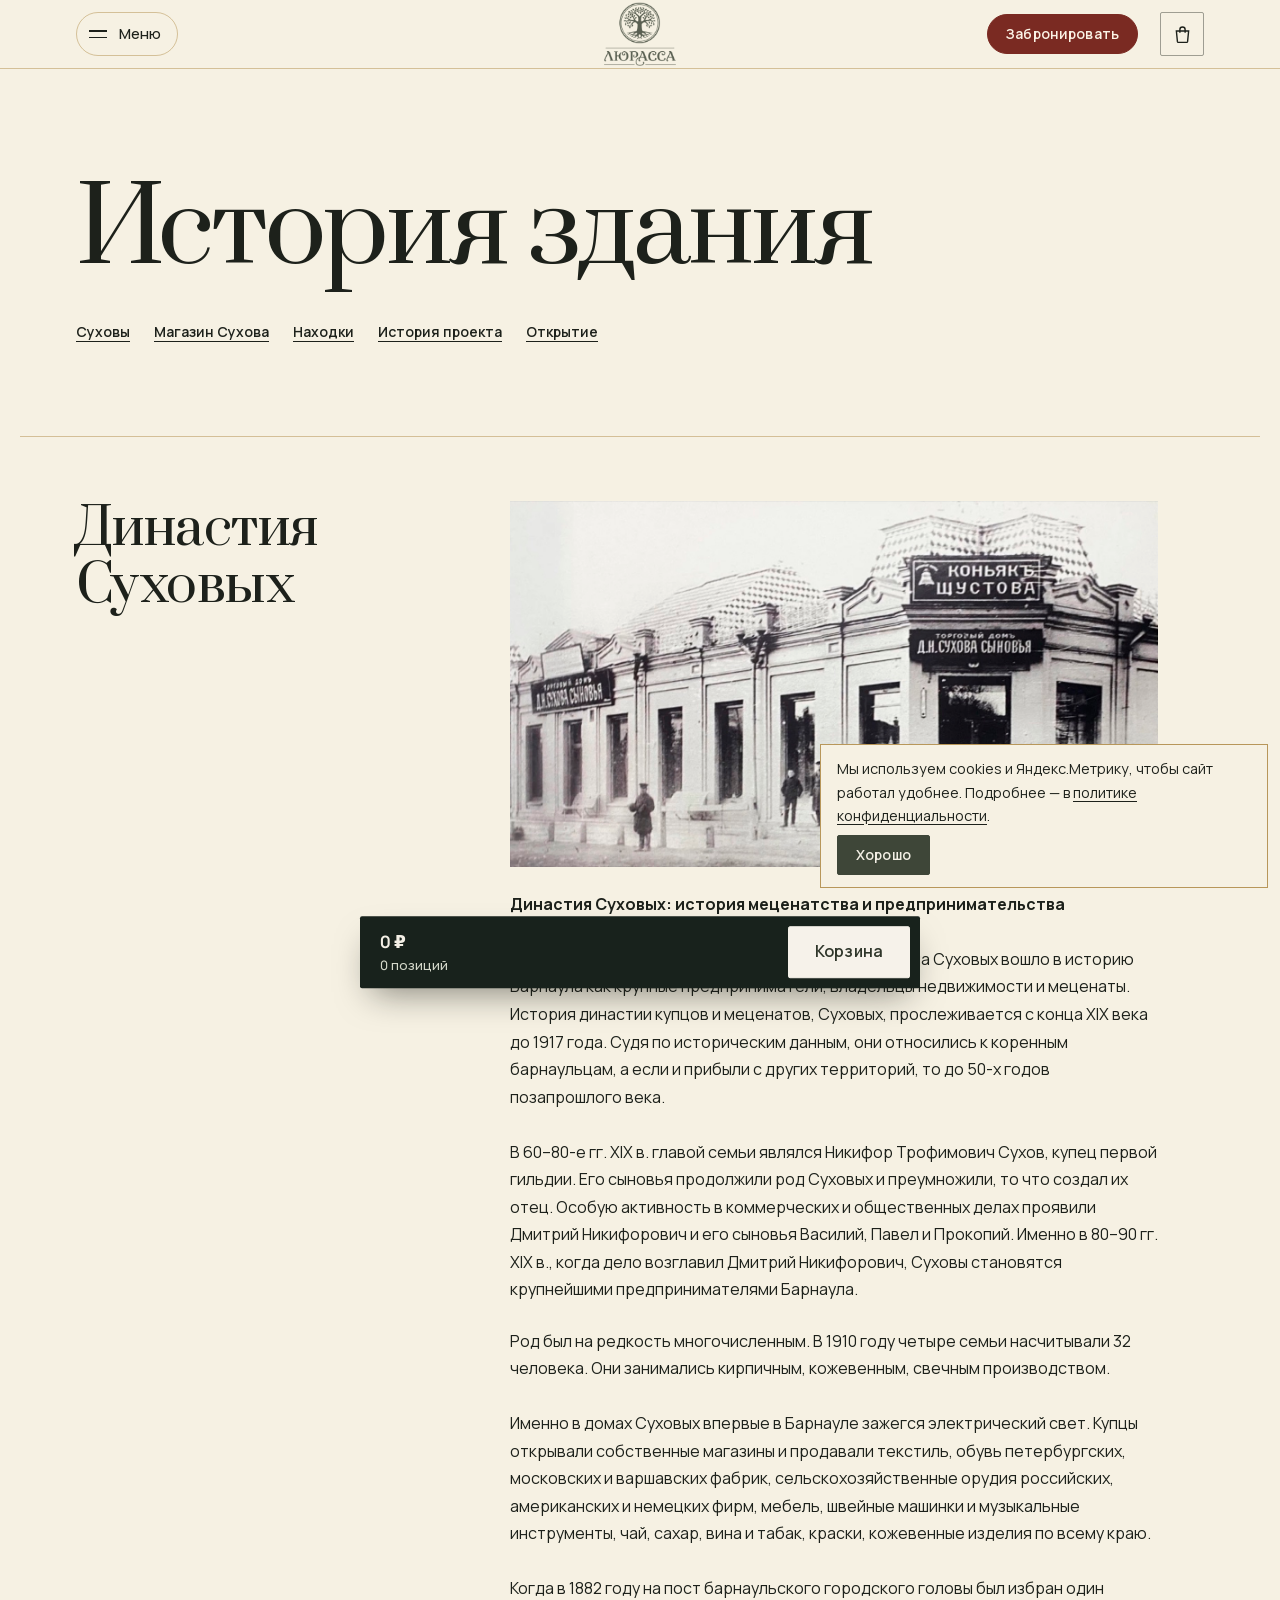
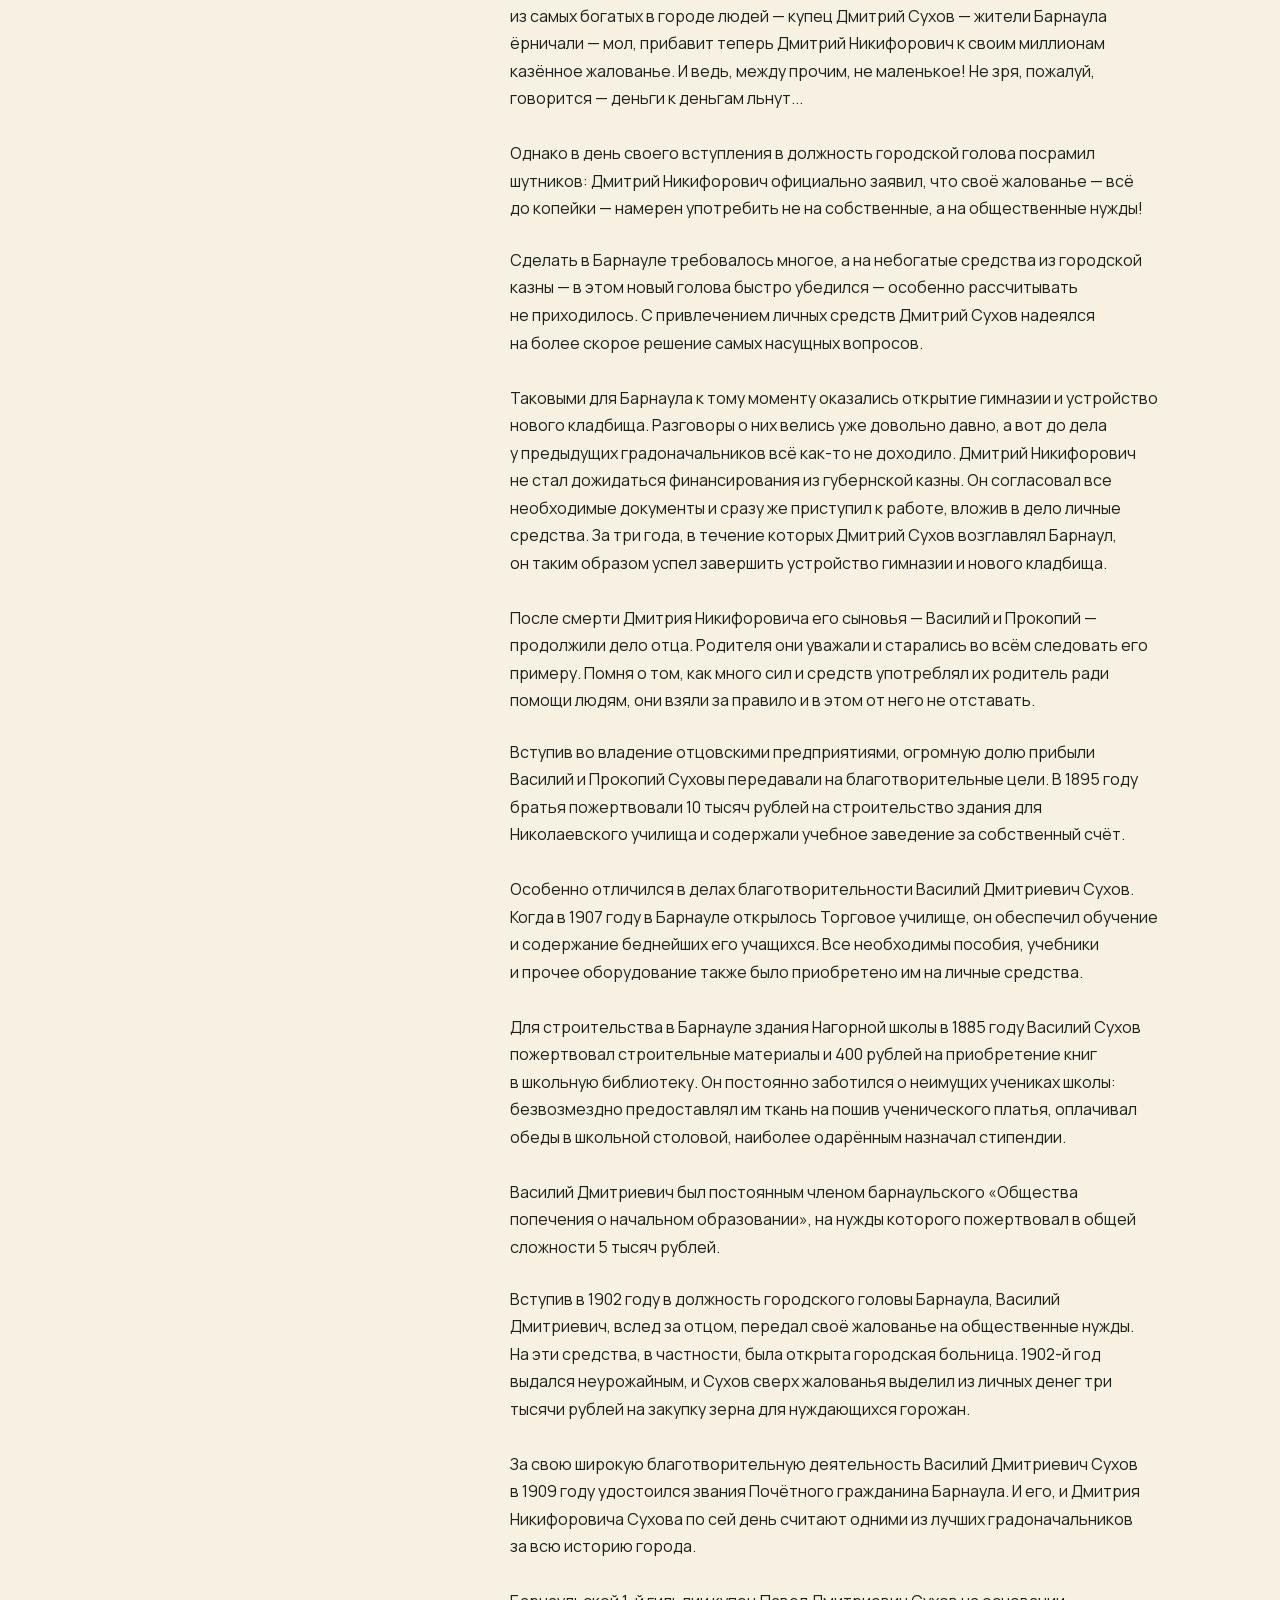
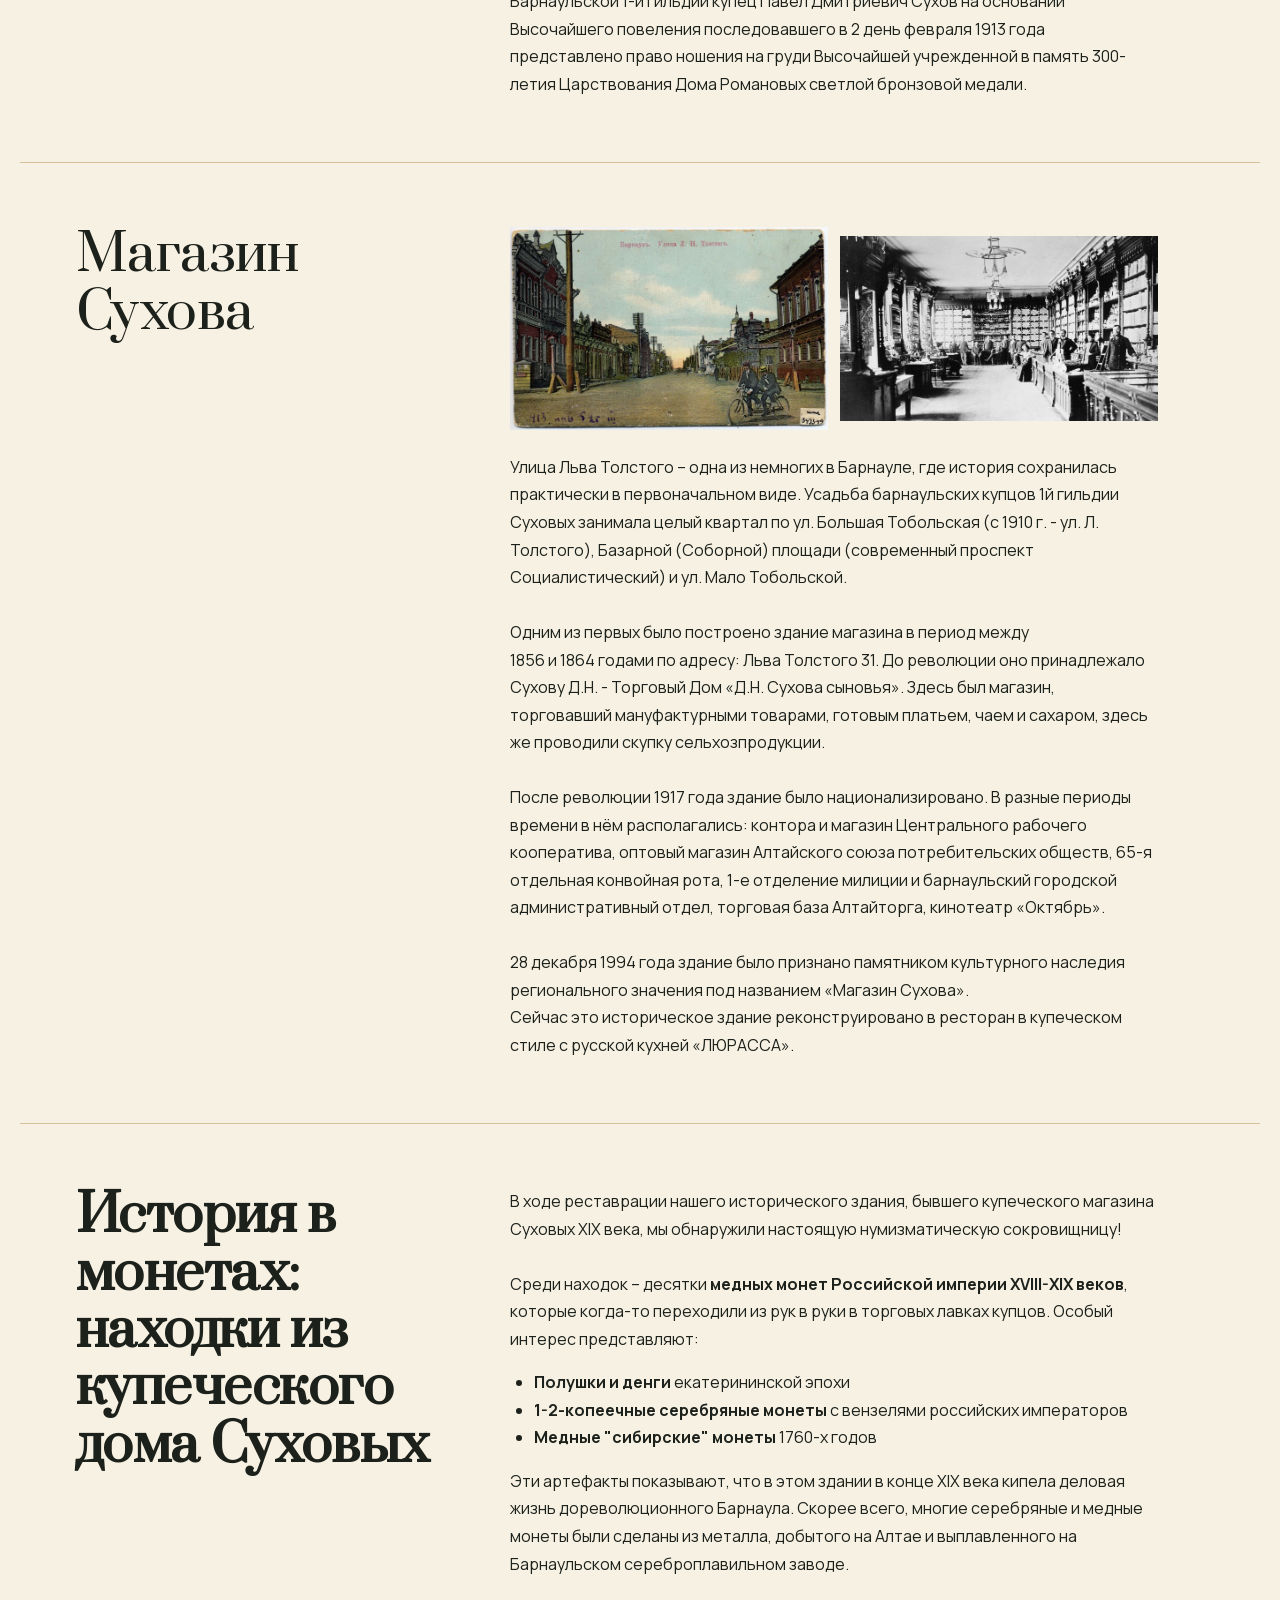
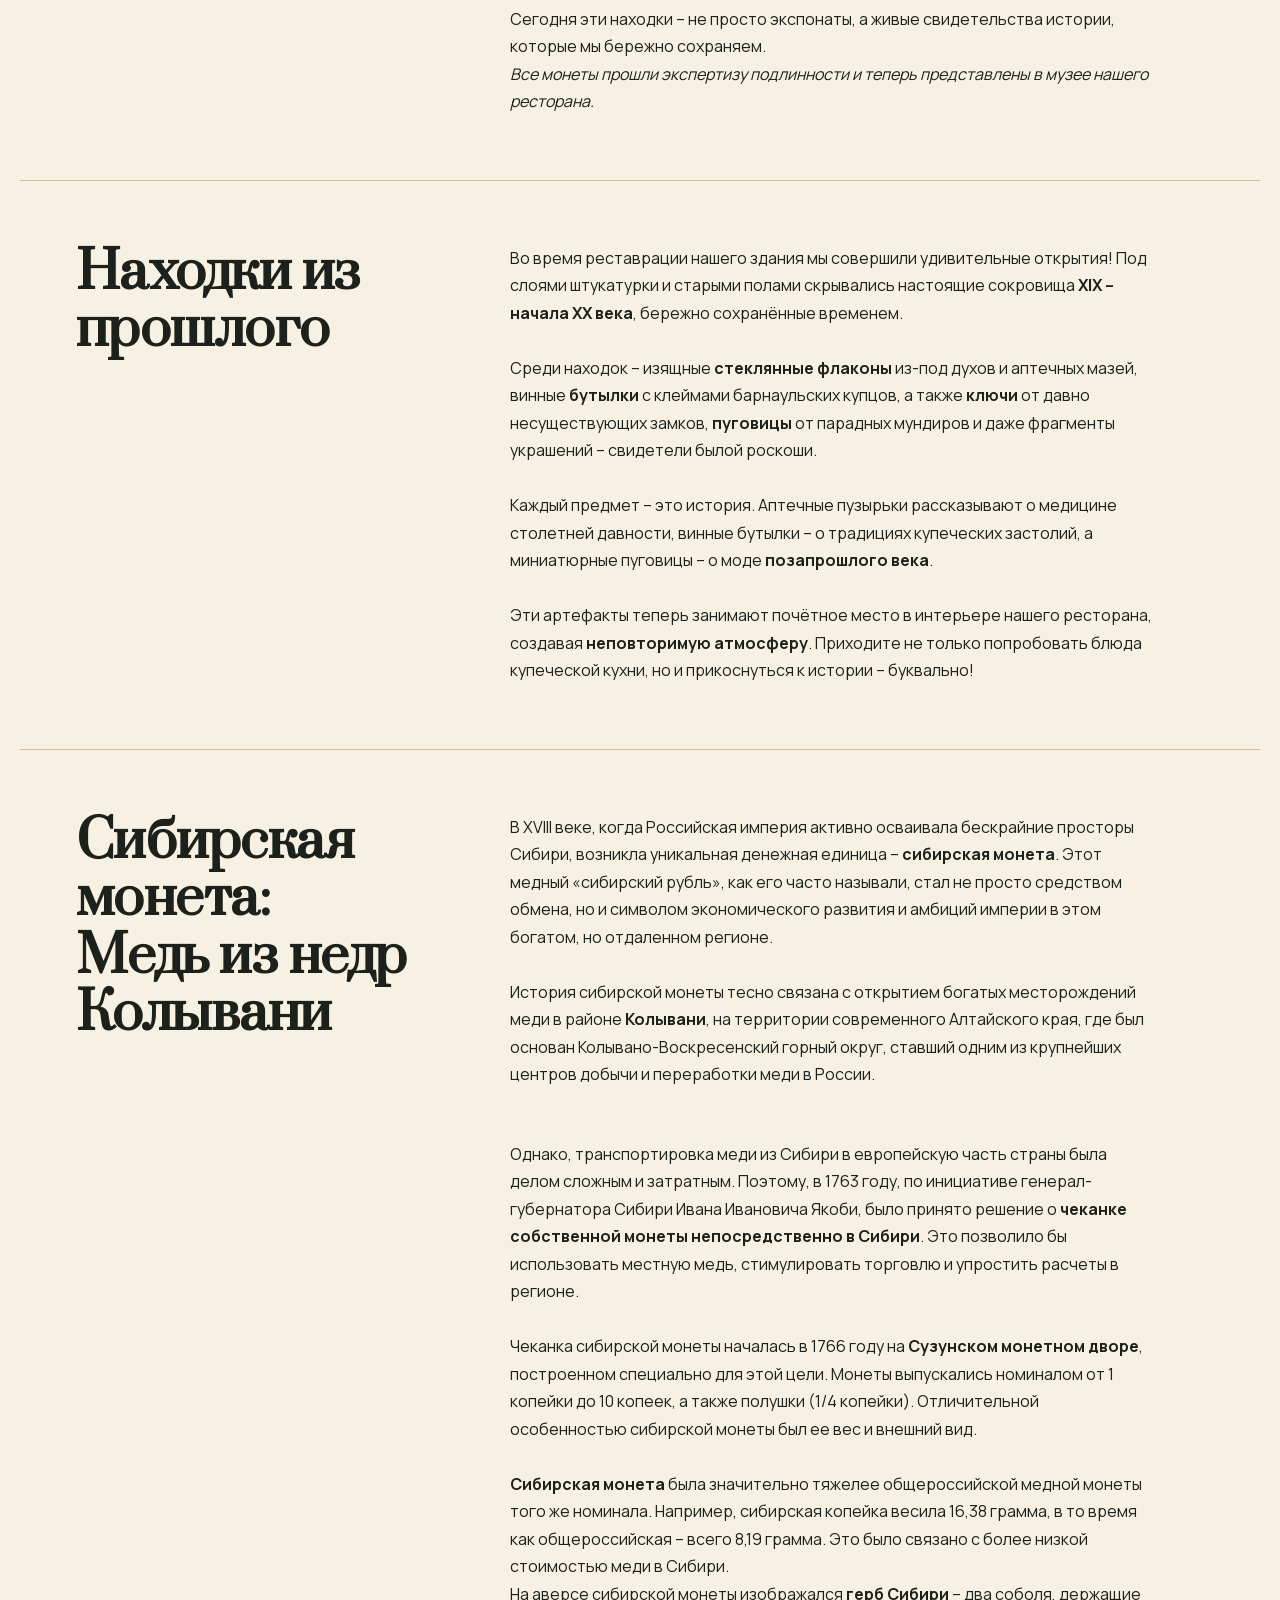
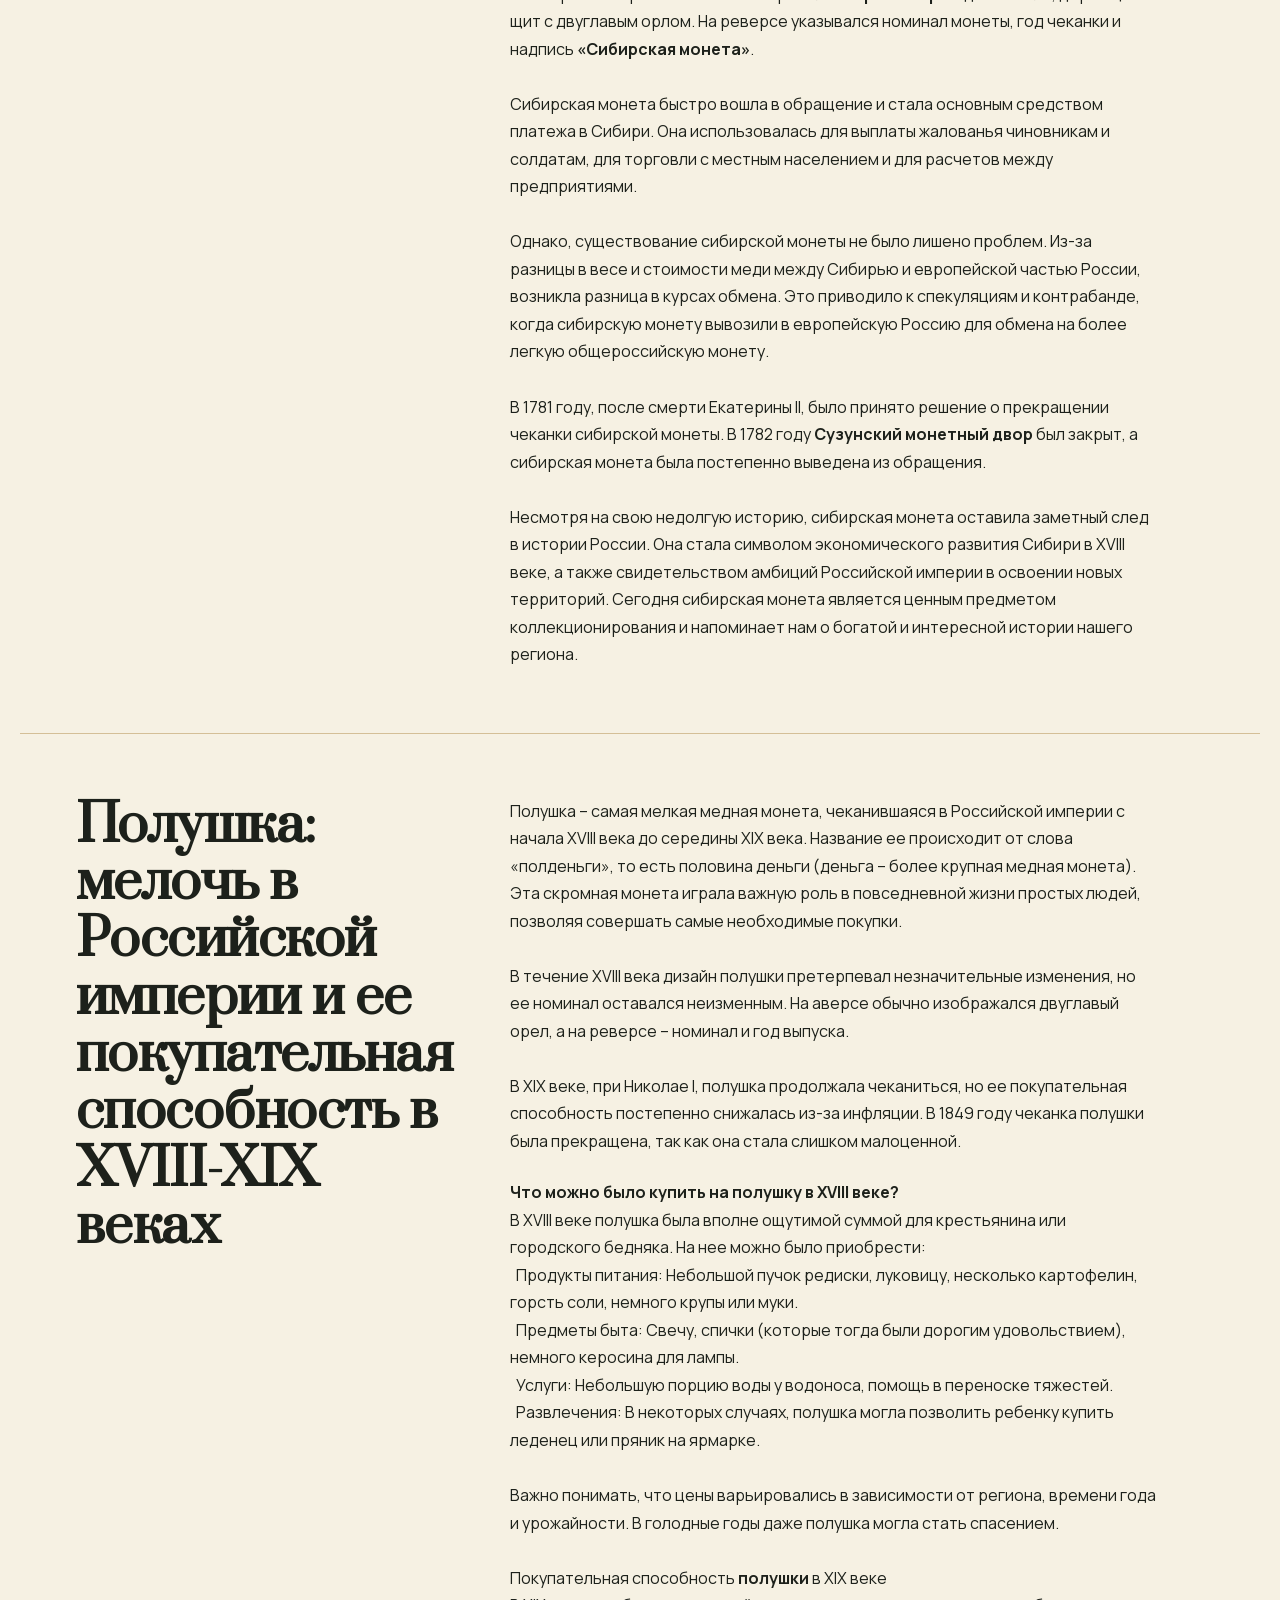
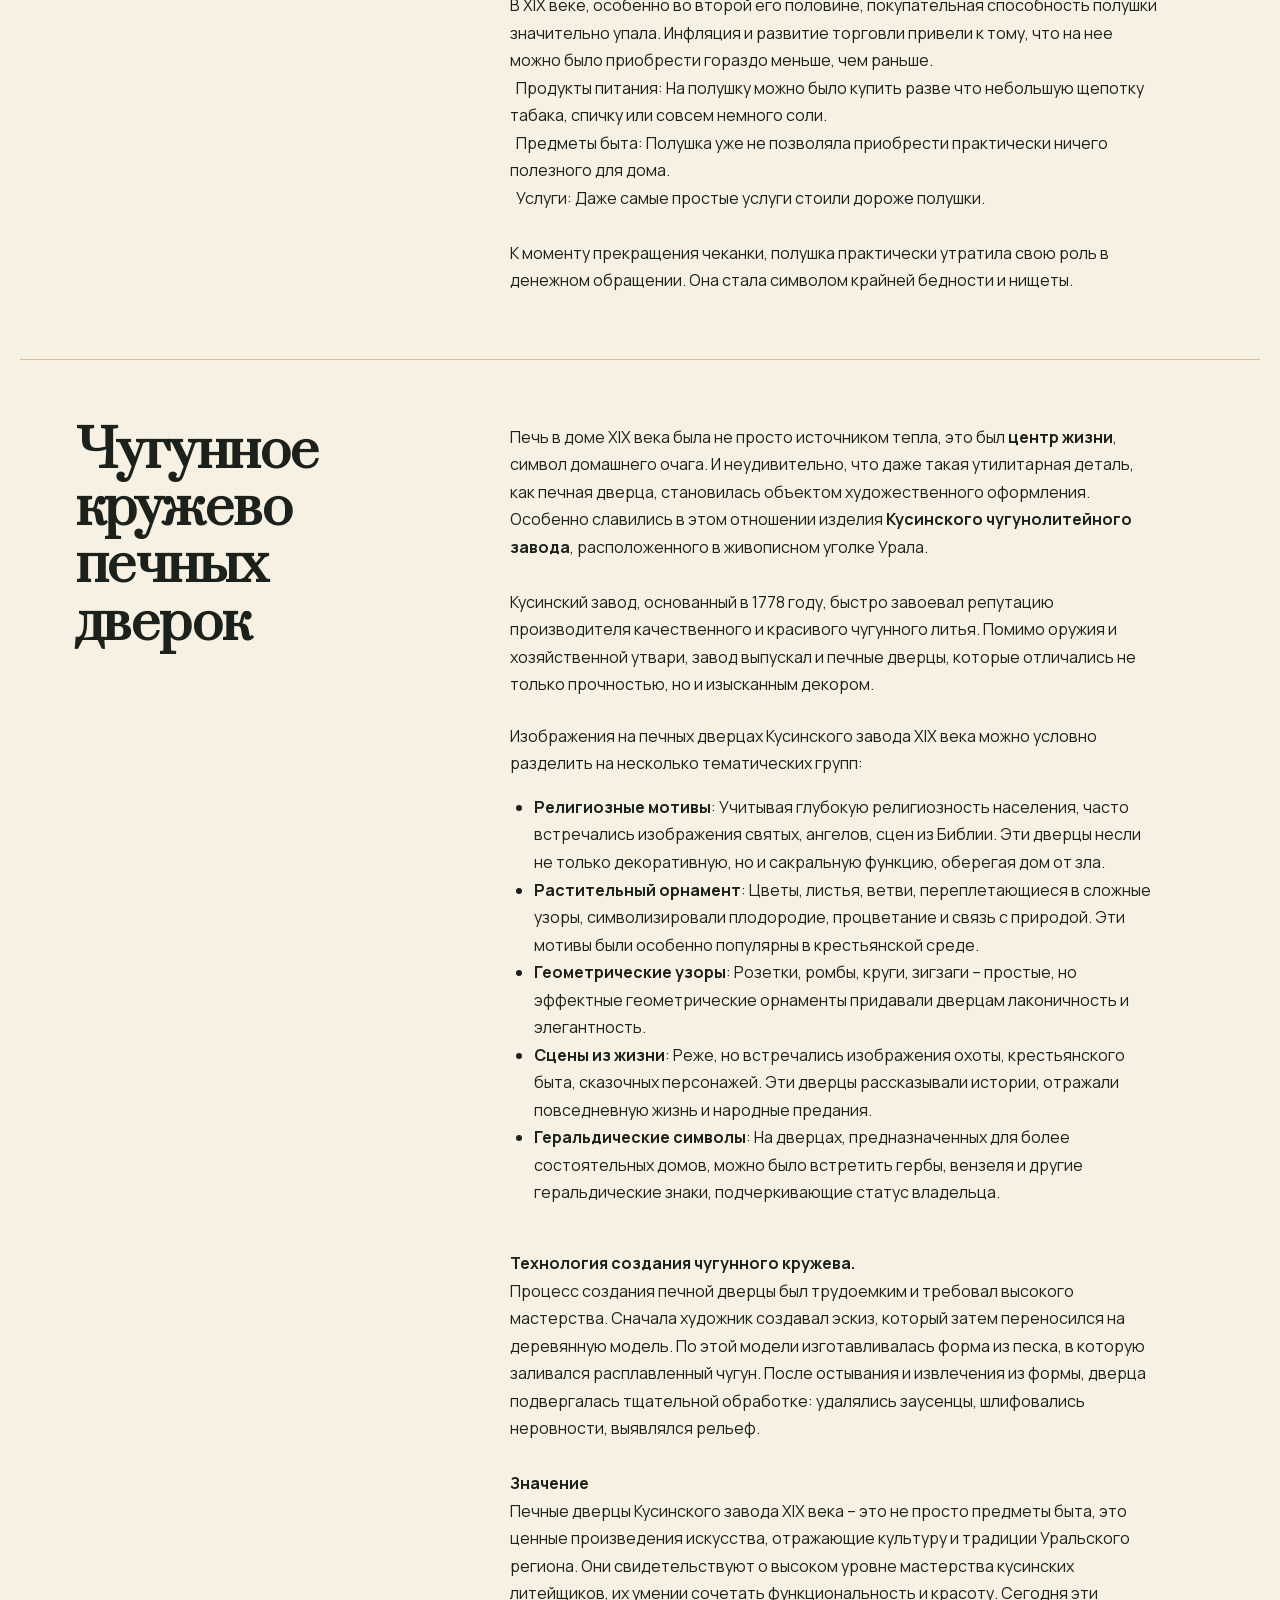
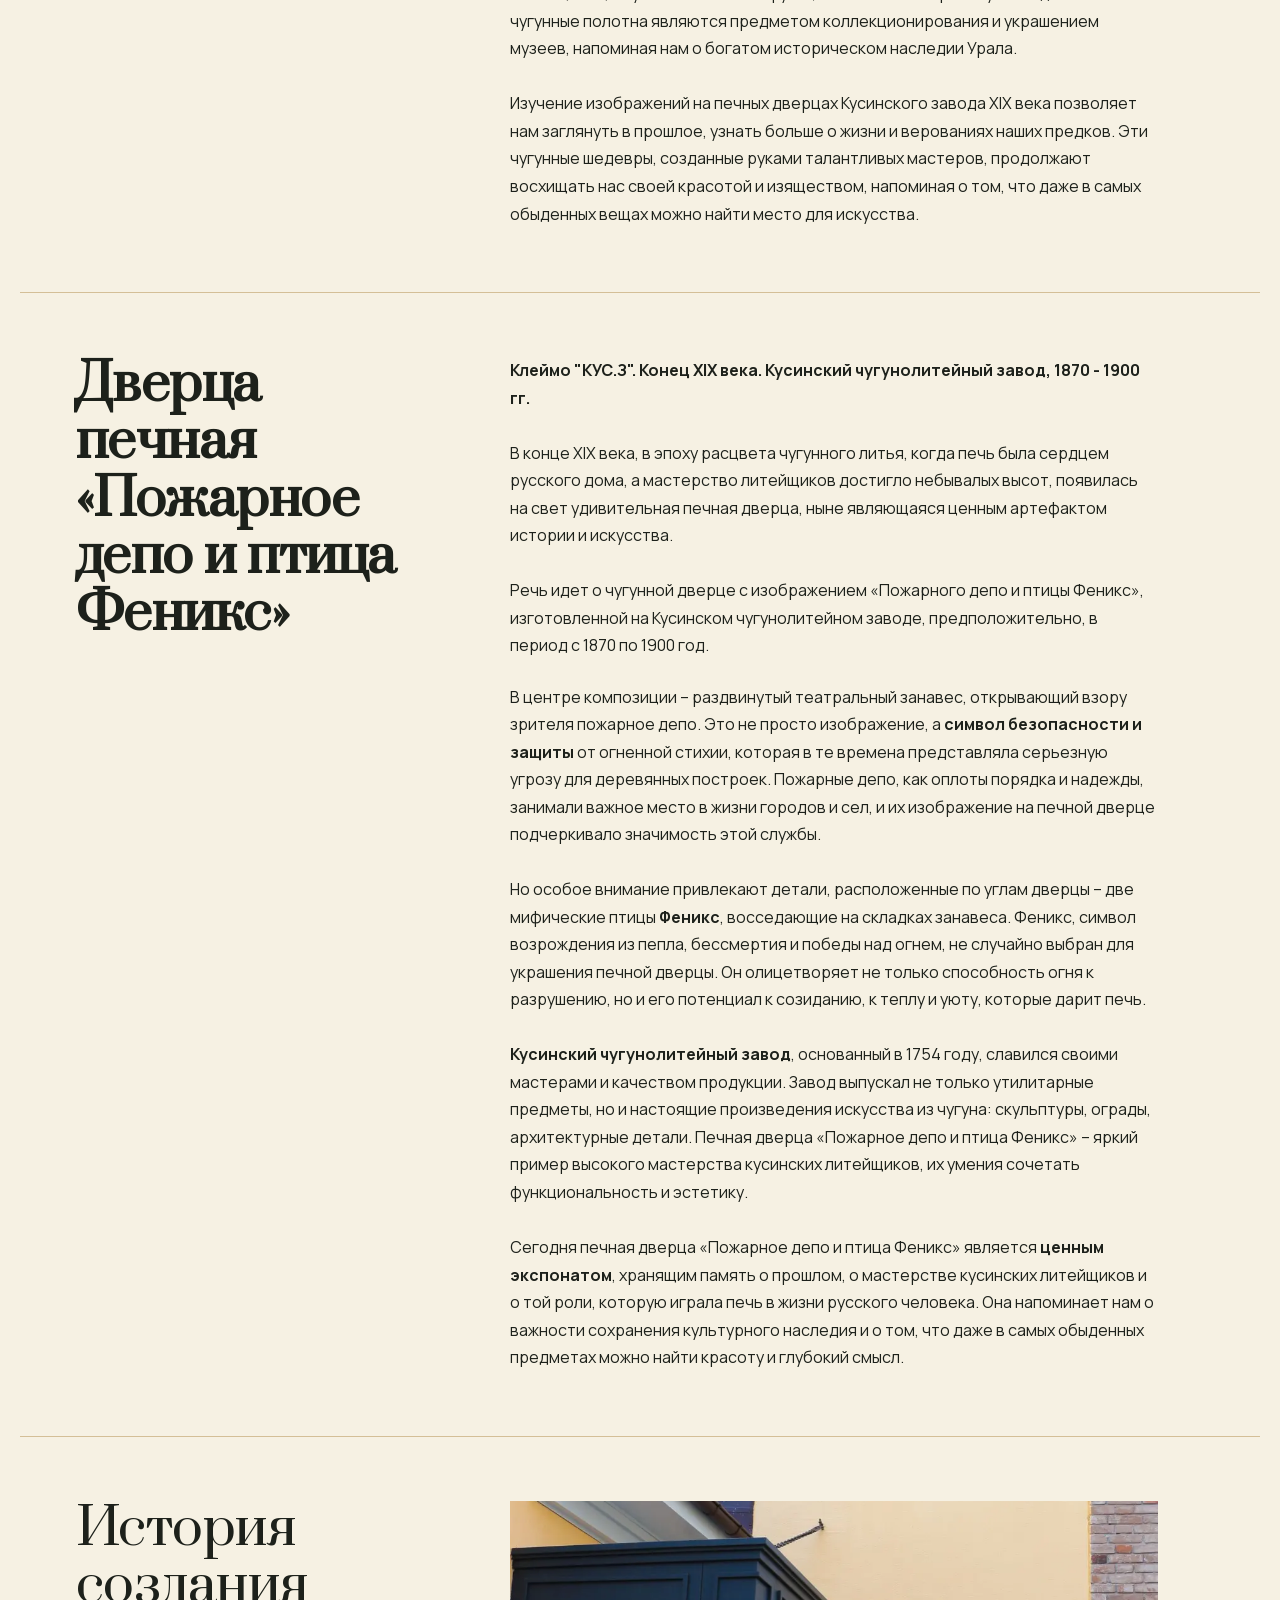
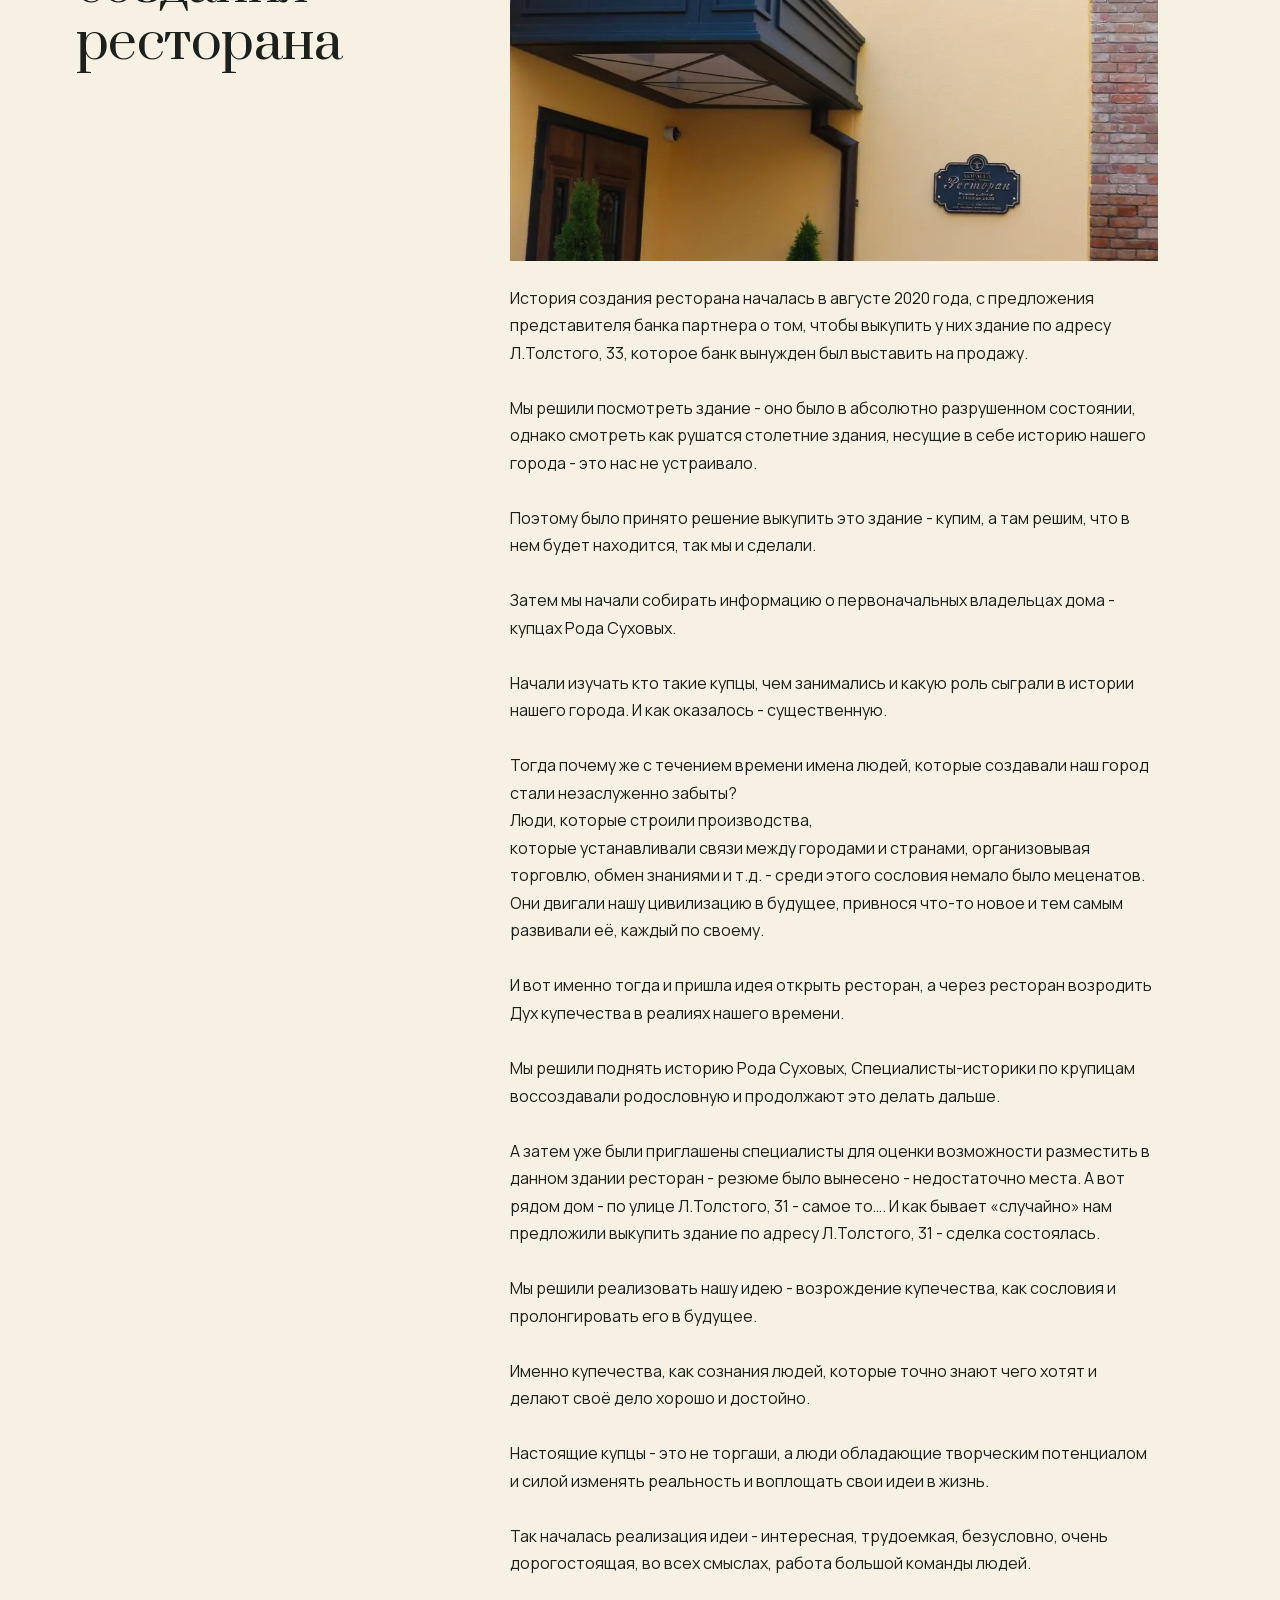
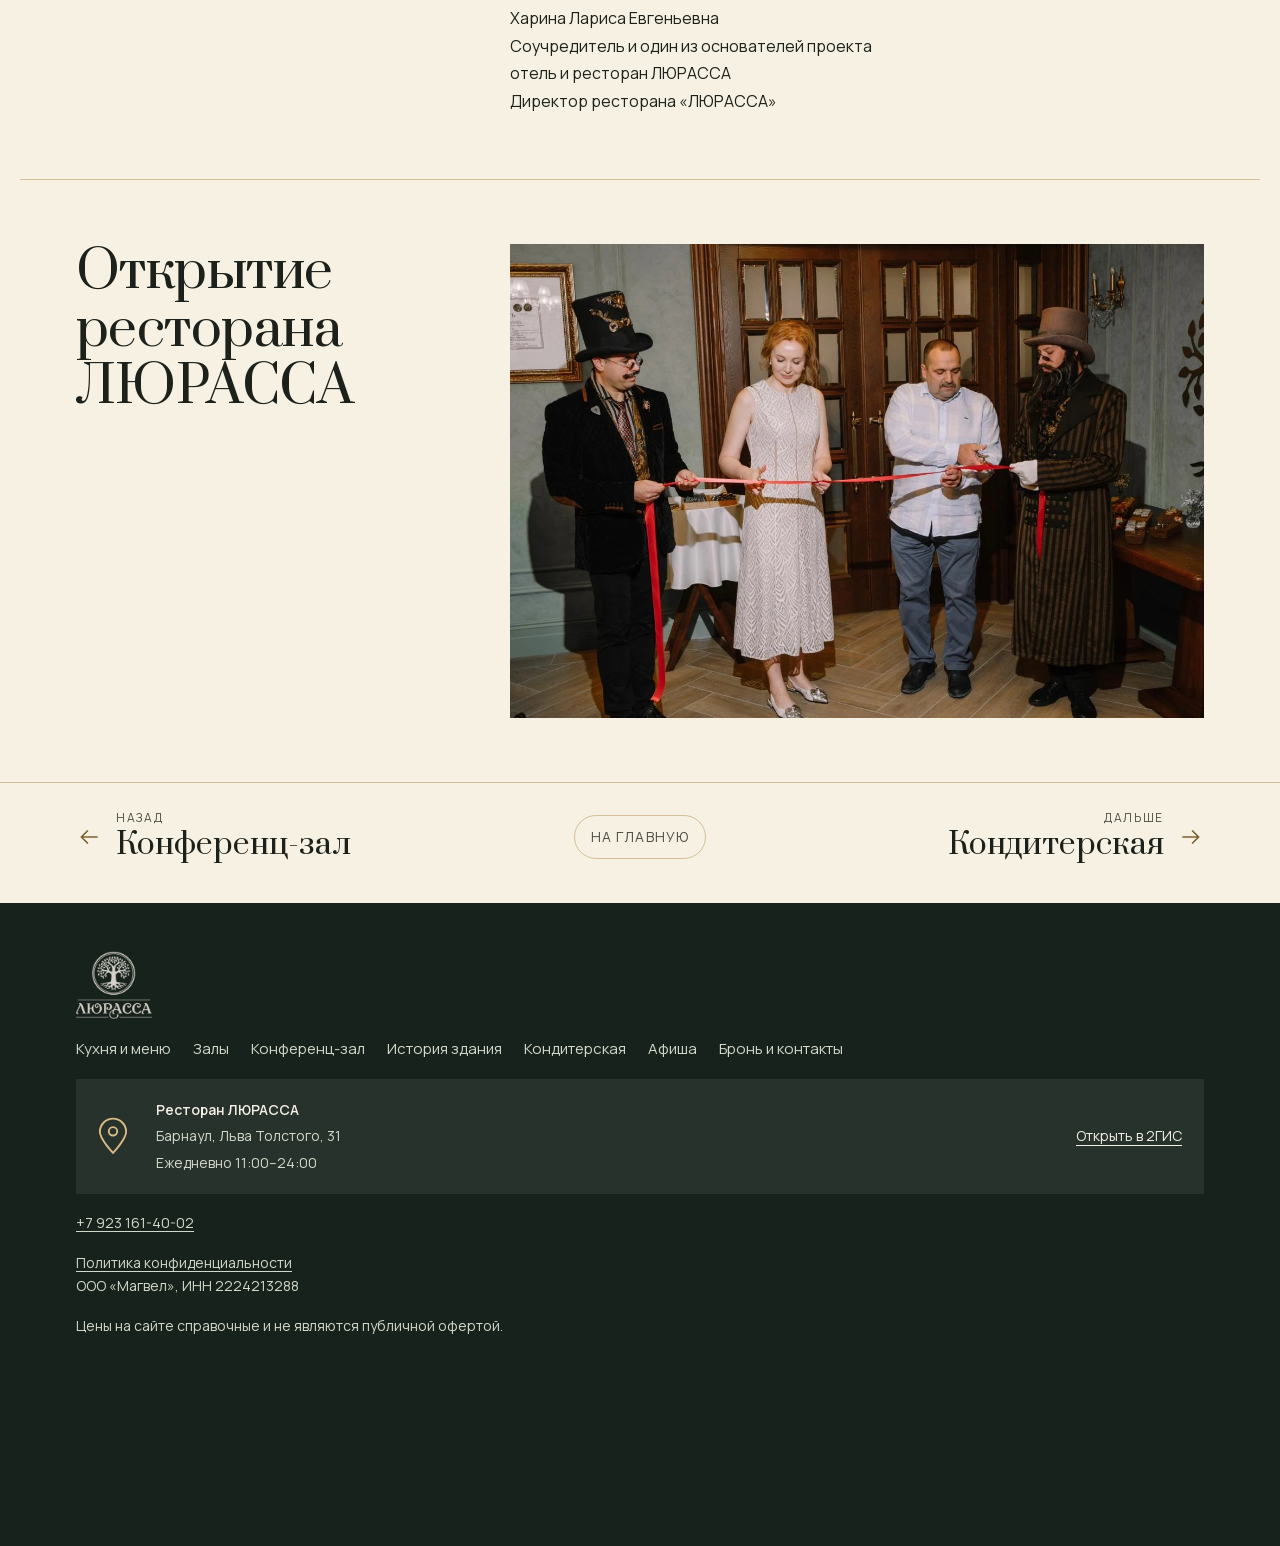
<file: istoriya.html>
<!doctype html>
<html lang="ru">
<head>
<meta charset="utf-8">
<meta name="viewport" content="width=device-width, initial-scale=1, viewport-fit=cover">
<title>История здания — ресторан ЛЮРАССА, Барнаул</title>
<meta name="description" content="История здания на улице Льва Толстого, 31, где сегодня работает ресторан ЛЮРАССА.">
<link rel="canonical" href="https://lurassa.ru/istoriya.html">
<!-- УБРАТЬ ПРИ ПЕРЕЕЗДЕ НА lurassa.ru -->
<meta name="robots" content="noindex, nofollow">
<meta property="og:type" content="website">
<meta property="og:title" content="История здания — ресторан ЛЮРАССА, Барнаул">
<meta property="og:description" content="История здания на улице Льва Толстого, 31, где сегодня работает ресторан ЛЮРАССА.">
<meta property="og:url" content="https://lurassa.ru/istoriya.html">
<meta property="og:image" content="https://lurassa.ru/img/social-cover.jpg">
<meta property="og:image:width" content="1200">
<meta property="og:image:height" content="630">
<meta property="og:image:alt" content="Мятный зал ресторана ЛЮРАССА">
<meta property="og:locale" content="ru_RU">
<meta property="og:site_name" content="ЛЮРАССА">
<meta name="twitter:card" content="summary_large_image">
<script type="application/ld+json">{"@context": "https://schema.org", "@graph": [{"@type": "BreadcrumbList", "itemListElement": [{"@type": "ListItem", "position": 1, "name": "Главная", "item": "https://lurassa.ru/"}, {"@type": "ListItem", "position": 2, "name": "История здания", "item": "https://lurassa.ru/istoriya.html"}]}]}</script>
<meta name="theme-color" content="#f6f1e3">
<link rel="preload" href="fonts/Prata-400-cyrillic.woff2" as="font" type="font/woff2" crossorigin>
<link rel="stylesheet" href="styles.css?v=1795429054">
<link rel="stylesheet" href="book.css?v=1795429054">
<link rel="stylesheet" href="pages.css?v=1795429054">
<link rel="icon" href="img/logo-tree-gold.png">
<!-- Restoplace start -->
<!-- Restoplace end -->
</head>
<body class="bk page-istoriya">

<svg width="0" height="0" style="position:absolute" aria-hidden="true">
  <symbol id="i-bag" viewBox="0 0 24 24"><path d="M5 8h14l-1.2 12.2a1 1 0 0 1-1 .8H7.2a1 1 0 0 1-1-.8L5 8z" fill="none" stroke="currentColor" stroke-width="1.6"/><path d="M9 10V6.5a3 3 0 0 1 6 0V10" fill="none" stroke="currentColor" stroke-width="1.6"/></symbol>
  <symbol id="i-x" viewBox="0 0 24 24"><path d="M5 5l14 14M19 5L5 19" fill="none" stroke="currentColor" stroke-width="1.8"/></symbol>
  <symbol id="i-plus" viewBox="0 0 24 24"><path d="M12 5v14M5 12h14" fill="none" stroke="currentColor" stroke-width="1.8"/></symbol>
  <symbol id="i-arrow" viewBox="0 0 24 24"><path d="M4 12h15M13 6l6 6-6 6" fill="none" stroke="currentColor" stroke-width="1.5"/></symbol>
</svg>
<a class="skip" href="#main">К содержанию</a>
<header class="bk-top">
  <div class="wrap bk-top__in">
    <div class="bk-top__l">
      <button class="menubtn" type="button" aria-expanded="false" aria-controls="ov"><span class="menubtn__i"><i></i><i></i></span><span class="menubtn__t">Меню</span></button>
    </div>
    <a class="bk-logo" href="index.html" aria-label="ЛЮРАССА, на главную"><img src="img/logo-olive.png" alt="" width="400" height="357"></a>
    <div class="bk-top__r">
      <a class="bk-link bk-hide-s" href="tel:+79231614002">+7 923 161-40-02</a>
      <a class="btn btn--red btn--sm restoplace-click-open" href="bron.html">Забронировать</a>
      <button class="cart-btn" type="button" data-open-cart aria-label="Корзина"><svg aria-hidden="true"><use href="#i-bag"/></svg><span class="cart-btn__n"></span></button>
    </div>
  </div>
</header>
<div class="ov" id="ov" hidden>
  <div class="ov__pic" aria-hidden="true"><img src="img/archive-store.jpg" alt="" width="800" height="600" loading="lazy"></div>
  <div class="ov__body">
    <nav aria-label="Разделы сайта"><ul class="ov__list"><li><a href="index.html" data-img="img/gl-02.webp">Главная</a></li><li><a href="menu.html" data-img="img/dish-ribeye.webp">Кухня и меню</a></li><li><a href="zaly.html" data-img="img/gl-08.webp">Залы</a></li><li><a href="bankety.html" data-img="img/conference-theatre.webp">Конференц-зал</a></li><li><a href="istoriya.html" data-img="img/archive-store.jpg" aria-current="page">История здания</a></li><li><a href="konditerskaya.html" data-img="img/dessert-green.webp">Кондитерская</a></li><li><a href="afisha.html" data-img="img/gl-04.webp">Афиша</a></li><li><a href="bron.html" data-img="img/gl-11.webp">Бронь и контакты</a></li></ul></nav>
    <div class="ov__foot">
      <p class="live" data-live>Барнаул, Льва Толстого, 31 · ежедневно 11:00–24:00</p>
      <p><a href="tel:+79231614002">+7 923 161-40-02</a> · <a href="https://t.me/lurassa_rest" target="_blank" rel="noopener noreferrer">Telegram</a> · <a href="https://vk.com/lurassa_rest" target="_blank" rel="noopener noreferrer">ВКонтакте</a></p>
    </div>
  </div>
</div>
<main id="main">
<header class="phead" id="story">
    <div class="wrap">
      <h1>История здания</h1>
      <nav class="heritage__contents" aria-label="Главы истории здания">
        <a href="#sukhov">Суховы</a>
        <a href="#store">Магазин Сухова</a>
        <a href="#nahodki">Находки</a>
        <a href="#restoration">История проекта</a>
        <a href="#opening">Открытие</a>
      </nav>
    </div>
  </header>
  <section class="history-chapter wrap" id="sukhov">
    <h2>Династия Суховых</h2>
    <div class="history-chapter__body">
      <img class="history-chapter__photo" src="img/archive-sons.jpg" alt="Архивный снимок с вывеской торгового дома Суховых" width="1440" height="814" loading="lazy">
      <div class="history-copy"><strong>Династия Суховых: история меценатства и предпринимательства</strong><br><br>В конце XIX — начале XX веков семейство купцов Рода Суховых вошло в историю Барнаула как крупные предприниматели, владельцы недвижимости и меценаты.<br>История династии купцов и меценатов, Суховых, прослеживается с конца XIX века до 1917 года. Судя по историческим данным, они относились к коренным барнаульцам, а если и прибыли с других территорий, то до 50-х годов позапрошлого века. <br><br>В 60–80-е гг. XIX в. главой семьи являлся Никифор Трофимович Сухов, купец первой гильдии. Его сыновья продолжили род Суховых и преумножили, то что создал их отец. Особую активность в коммерческих и общественных делах проявили Дмитрий Никифорович и его сыновья Василий, Павел и Прокопий. Именно в 80–90 гг. XIX в., когда дело возглавил Дмитрий Никифорович, Суховы становятся крупнейшими предпринимателями Барнаула.</div>
      <div class="history-copy">Род был на редкость многочисленным. В 1910 году четыре семьи насчитывали 32 человека. Они занимались кирпичным, кожевенным, свечным производством. <br><br>Именно в домах Суховых впервые в Барнауле зажегся электрический свет. Купцы открывали собственные магазины и продавали текстиль, обувь петербургских, московских и варшавских фабрик, сельскохозяйственные орудия российских, американских и немецких фирм, мебель, швейные машинки и музыкальные инструменты, чай, сахар, вина и табак, краски, кожевенные изделия по всему краю.<br><br>Когда в 1882 году на пост барнаульского городского головы был избран один из самых богатых в городе людей — купец Дмитрий Сухов — жители Барнаула ёрничали — мол, прибавит теперь Дмитрий Никифорович к своим миллионам казённое жалованье. И ведь, между прочим, не маленькое! Не зря, пожалуй, говорится — деньги к деньгам льнут...<br><br>Однако в день своего вступления в должность городской голова посрамил шутников: Дмитрий Никифорович официально заявил, что своё жалованье — всё до копейки — намерен употребить не на собственные, а на общественные нужды!</div>
      <div class="history-copy">Сделать в Барнауле требовалось многое, а на небогатые средства из городской казны — в этом новый голова быстро убедился — особенно рассчитывать не приходилось. С привлечением личных средств Дмитрий Сухов надеялся на более скорое решение самых насущных вопросов. <br><br>Таковыми для Барнаула к тому моменту оказались открытие гимназии и устройство нового кладбища. Разговоры о них велись уже довольно давно, а вот до дела у предыдущих градоначальников всё как-то не доходило. Дмитрий Никифорович не стал дожидаться финансирования из губернской казны. Он согласовал все необходимые документы и сразу же приступил к работе, вложив в дело личные средства. За три года, в течение которых Дмитрий Сухов возглавлял Барнаул, он таким образом успел завершить устройство гимназии и нового кладбища.<br><br>После смерти Дмитрия Никифоровича его сыновья — Василий и Прокопий — продолжили дело отца. Родителя они уважали и старались во всём следовать его примеру. Помня о том, как много сил и средств употреблял их родитель ради помощи людям, они взяли за правило и в этом от него не отставать.</div>
      <div class="history-copy">Вступив во владение отцовскими предприятиями, огромную долю прибыли Василий и Прокопий Суховы передавали на благотворительные цели. В 1895 году братья пожертвовали 10 тысяч рублей на строительство здания для Николаевского училища и содержали учебное заведение за собственный счёт.<br><br>Особенно отличился в делах благотворительности Василий Дмитриевич Сухов. Когда в 1907 году в Барнауле открылось Торговое училище, он обеспечил обучение и содержание беднейших его учащихся. Все необходимы пособия, учебники и прочее оборудование также было приобретено им на личные средства.<br><br>Для строительства в Барнауле здания Нагорной школы в 1885 году Василий Сухов пожертвовал строительные материалы и 400 рублей на приобретение книг в школьную библиотеку. Он постоянно заботился о неимущих учениках школы: безвозмездно предоставлял им ткань на пошив ученического платья, оплачивал обеды в школьной столовой, наиболее одарённым назначал стипендии. <br><br>Василий Дмитриевич был постоянным членом барнаульского «Общества попечения о начальном образовании», на нужды которого пожертвовал в общей сложности 5 тысяч рублей.</div>
      <div class="history-copy">Вступив в 1902 году в должность городского головы Барнаула, Василий Дмитриевич, вслед за отцом, передал своё жалованье на общественные нужды. На эти средства, в частности, была открыта городская больница. 1902-й год выдался неурожайным, и Сухов сверх жалованья выделил из личных денег три тысячи рублей на закупку зерна для нуждающихся горожан.<br><br>За свою широкую благотворительную деятельность Василий Дмитриевич Сухов в 1909 году удостоился звания Почётного гражданина Барнаула. И его, и Дмитрия Никифоровича Сухова по сей день считают одними из лучших градоначальников за всю историю города. <br><br>Барнаульской 1-й гильдии купец Павел Дмитриевич Сухов на основании Высочайшего повеления последовавшего в 2 день февраля 1913 года представлено право ношения на груди Высочайшей учрежденной в память 300-летия Царствования Дома Романовых светлой бронзовой медали.</div>
    </div>
  </section>

  <section class="history-chapter wrap" id="store">
    <h2>Магазин Сухова</h2>
    <div class="history-chapter__body">
      <div class="history-chapter__gallery"><img class="history-chapter__photo" src="img/archive-store.jpg" alt="Улица Льва Толстого на старой барнаульской открытке" width="1440" height="918" loading="lazy">
        <img class="history-chapter__photo" src="img/archive-extra.jpg" alt="Торговый зал с прилавками на архивной фотографии" width="1440" height="838" loading="lazy">
      </div>
      <div class="history-copy">Улица Льва Толстого – одна из немногих в Барнауле, где история сохранилась практически в первоначальном виде. Усадьба барнаульских купцов 1й гильдии Суховых занимала целый квартал по ул. Большая Тобольская (с 1910 г. - ул. Л. Толстого), Базарной (Соборной) площади (современный проспект Социалистический) и ул. Мало Тобольской.<br><br>Одним из первых было построено здание магазина в период между 1856 и 1864 годами по адресу: Льва Толстого 31. До революции оно принадлежало Сухову Д.Н. - Торговый Дом «Д.Н. Сухова сыновья». Здесь был магазин, торговавший мануфактурными товарами, готовым платьем, чаем и сахаром, здесь же проводили скупку сельхозпродукции. <br><br>После революции 1917 года здание было национализировано. В разные периоды времени в нём располагались: контора и магазин Центрального рабочего кооператива, оптовый магазин Алтайского союза потребительских обществ, 65-я отдельная конвойная рота, 1-е отделение милиции и барнаульский городской административный отдел, торговая база Алтайторга, кинотеатр «Октябрь». <br><br>28 декабря 1994 года здание было признано памятником культурного наследия регионального значения под названием «Магазин Сухова».<br>Сейчас это историческое здание реконструировано в ресторан в купеческом стиле с русской кухней «ЛЮРАССА».</div>
    </div>
  </section>

  <section class="history-chapter wrap" id="nahodki">
    <h2><strong>История в монетах: </strong> <strong>находки из купеческого дома Суховых</strong></h2>
    <div class="history-chapter__body">
      <div class="history-copy">В ходе реставрации нашего исторического здания, бывшего купеческого магазина Суховых XIX века, мы обнаружили настоящую нумизматическую сокровищницу!<br><br>Среди находок – десятки <strong>медных монет Российской империи XVIII-XIX веков</strong>, которые когда-то переходили из рук в руки в торговых лавках купцов. Особый интерес представляют:<br><ul><li><strong>Полушки и денги</strong> екатерининской эпохи</li><li><strong>1-2-копеечные серебряные монеты</strong> с вензелями российских императоров</li><li><strong>Медные &quot;сибирские&quot; монеты</strong> 1760-х годов</li></ul>Эти артефакты показывают, что в этом здании в конце XIX века кипела деловая жизнь дореволюционного Барнаула. Скорее всего, многие серебряные и медные монеты были сделаны из металла, добытого на Алтае и выплавленного на Барнаульском сереброплавильном заводе.<br><br>Сегодня эти находки – не просто экспонаты, а живые свидетельства истории, которые мы бережно сохраняем.<br><em>Все монеты прошли экспертизу подлинности и теперь представлены в музее нашего ресторана.</em></div>
    </div>
  </section>

  <section class="history-chapter wrap" id="finds">
    <h2><strong>Находки из прошлого</strong></h2>
    <div class="history-chapter__body">
      <div class="history-copy">Во время реставрации нашего здания мы совершили удивительные открытия! Под слоями штукатурки и старыми полами скрывались настоящие сокровища <strong>XIX – начала XX века</strong>, бережно сохранённые временем.<br><br>Среди находок – изящные <strong>стеклянные флаконы</strong> из-под духов и аптечных мазей, винные <strong>бутылки</strong> с клеймами барнаульских купцов, а также <strong>ключи</strong> от давно несуществующих замков, <strong>пуговицы</strong> от парадных мундиров и даже фрагменты украшений – свидетели былой роскоши.<br><br>Каждый предмет – это история. Аптечные пузырьки рассказывают о медицине столетней давности, винные бутылки – о традициях купеческих застолий, а миниатюрные пуговицы – о моде <strong>позапрошлого века</strong>.<br><br>Эти артефакты теперь занимают почётное место в интерьере нашего ресторана, создавая <strong>неповторимую атмосферу</strong>. Приходите не только попробовать блюда купеческой кухни, но и прикоснуться к истории – буквально!</div>
    </div>
  </section>

  <section class="history-chapter wrap" id="siberian-coin">
    <h2><strong>Сибирская монета:</strong> <strong>Медь из недр Колывани</strong></h2>
    <div class="history-chapter__body">
      <div class="history-copy">В XVIII веке, когда Российская империя активно осваивала бескрайние просторы Сибири, возникла уникальная денежная единица – <strong>сибирская монета</strong>. Этот медный «сибирский рубль», как его часто называли, стал не просто средством обмена, но и символом экономического развития и амбиций империи в этом богатом, но отдаленном регионе.<br><br>История сибирской монеты тесно связана с открытием богатых месторождений меди в районе <strong>Колывани</strong>, на территории современного Алтайского края, где был основан Колывано-Воскресенский горный округ, ставший одним из крупнейших центров добычи и переработки меди в России.<br><br></div>
      <div class="history-copy">Однако, транспортировка меди из Сибири в европейскую часть страны была делом сложным и затратным. Поэтому, в 1763 году, по инициативе генерал-губернатора Сибири Ивана Ивановича Якоби, было принято решение о <strong>чеканке собственной монеты непосредственно в Сибири</strong>. Это позволило бы использовать местную медь, стимулировать торговлю и упростить расчеты в регионе.<br><br>Чеканка сибирской монеты началась в 1766 году на <strong>Сузунском монетном дворе</strong>, построенном специально для этой цели. Монеты выпускались номиналом от 1 копейки до 10 копеек, а также полушки (1/4 копейки). Отличительной особенностью сибирской монеты был ее вес и внешний вид.<br><br><strong>Сибирская монета</strong> была значительно тяжелее общероссийской медной монеты того же номинала. Например, сибирская копейка весила 16,38 грамма, в то время как общероссийская – всего 8,19 грамма. Это было связано с более низкой стоимостью меди в Сибири.<br>На аверсе сибирской монеты изображался<strong> герб Сибири</strong> – два соболя, держащие щит с двуглавым орлом. На реверсе указывался номинал монеты, год чеканки и надпись <strong>«Сибирская монета»</strong>.<br><br>Сибирская монета быстро вошла в обращение и стала основным средством платежа в Сибири. Она использовалась для выплаты жалованья чиновникам и солдатам, для торговли с местным населением и для расчетов между предприятиями.<br><br>Однако, существование сибирской монеты не было лишено проблем. Из-за разницы в весе и стоимости меди между Сибирью и европейской частью России, возникла разница в курсах обмена. Это приводило к спекуляциям и контрабанде, когда сибирскую монету вывозили в европейскую Россию для обмена на более легкую общероссийскую монету.<br><br>В 1781 году, после смерти Екатерины II, было принято решение о прекращении чеканки сибирской монеты. В 1782 году <strong>Сузунский монетный двор </strong>был закрыт, а сибирская монета была постепенно выведена из обращения.<br><br>Несмотря на свою недолгую историю, сибирская монета оставила заметный след в истории России. Она стала символом экономического развития Сибири в XVIII веке, а также свидетельством амбиций Российской империи в освоении новых территорий. Сегодня сибирская монета является ценным предметом коллекционирования и напоминает нам о богатой и интересной истории нашего региона.</div>
    </div>
  </section>

  <section class="history-chapter wrap" id="polushka">
    <h2><strong>Полушка: мелочь в Российской империи и ее покупательная способность в XVIII-XIX веках</strong></h2>
    <div class="history-chapter__body">
      <div class="history-copy">Полушка – самая мелкая медная монета, чеканившаяся в Российской империи с начала XVIII века до середины XIX века. Название ее происходит от слова «полденьги», то есть половина деньги (деньга – более крупная медная монета). Эта скромная монета играла важную роль в повседневной жизни простых людей, позволяя совершать самые необходимые покупки. <br><br>В течение XVIII века дизайн полушки претерпевал незначительные изменения, но ее номинал оставался неизменным. На аверсе обычно изображался двуглавый орел, а на реверсе – номинал и год выпуска.<br><br>В XIX веке, при Николае I, полушка продолжала чеканиться, но ее покупательная способность постепенно снижалась из-за инфляции. В 1849 году чеканка полушки была прекращена, так как она стала слишком малоценной.</div>
      <div class="history-copy"><p><strong>Что можно было купить на полушку в XVIII веке?</strong></p>В XVIII веке полушка была вполне ощутимой суммой для крестьянина или городского бедняка. На нее можно было приобрести:<br>  Продукты питания: Небольшой пучок редиски, луковицу, несколько картофелин, горсть соли, немного крупы или муки.<br>  Предметы быта: Свечу, спички (которые тогда были дорогим удовольствием), немного керосина для лампы.<br>  Услуги: Небольшую порцию воды у водоноса, помощь в переноске тяжестей.<br>  Развлечения: В некоторых случаях, полушка могла позволить ребенку купить леденец или пряник на ярмарке.<br><br>Важно понимать, что цены варьировались в зависимости от региона, времени года и урожайности. В голодные годы даже полушка могла стать спасением.<br><br><p>Покупательная способность <strong>полушки</strong> в XIX веке</p>В XIX веке, особенно во второй его половине, покупательная способность полушки значительно упала. Инфляция и развитие торговли привели к тому, что на нее можно было приобрести гораздо меньше, чем раньше.<br>  Продукты питания: На полушку можно было купить разве что небольшую щепотку табака, спичку или совсем немного соли.<br>  Предметы быта: Полушка уже не позволяла приобрести практически ничего полезного для дома.<br>  Услуги: Даже самые простые услуги стоили дороже полушки.<br><br>К моменту прекращения чеканки, полушка практически утратила свою роль в денежном обращении. Она стала символом крайней бедности и нищеты.</div>
    </div>
  </section>

  <section class="history-chapter wrap" id="stove-doors">
    <h2><strong>Чугунное кружево печных дверок</strong></h2>
    <div class="history-chapter__body">
      <div class="history-copy">Печь в доме XIX века была не просто источником тепла, это был <strong>центр жизни</strong>, символ домашнего очага. И неудивительно, что даже такая утилитарная деталь, как печная дверца, становилась объектом художественного оформления. Особенно славились в этом отношении изделия <strong>Кусинского чугунолитейного завода</strong>, расположенного в живописном уголке Урала.<br><br>Кусинский завод, основанный в 1778 году, быстро завоевал репутацию производителя качественного и красивого чугунного литья. Помимо оружия и хозяйственной утвари, завод выпускал и печные дверцы, которые отличались не только прочностью, но и изысканным декором.</div>
      <div class="history-copy">Изображения на печных дверцах Кусинского завода XIX века можно условно разделить на несколько тематических групп:<br><ul><li><strong>Религиозные мотивы</strong>: Учитывая глубокую религиозность населения, часто встречались изображения святых, ангелов, сцен из Библии. Эти дверцы несли не только декоративную, но и сакральную функцию, оберегая дом от зла.</li><li><strong>Растительный орнамент</strong>: Цветы, листья, ветви, переплетающиеся в сложные узоры, символизировали плодородие, процветание и связь с природой. Эти мотивы были особенно популярны в крестьянской среде.</li><li><strong>Геометрические узоры</strong>: Розетки, ромбы, круги, зигзаги – простые, но эффектные геометрические орнаменты придавали дверцам лаконичность и элегантность.</li><li><strong>Сцены из жизни</strong>: Реже, но встречались изображения охоты, крестьянского быта, сказочных персонажей. Эти дверцы рассказывали истории, отражали повседневную жизнь и народные предания.</li><li><strong>Геральдические символы</strong>: На дверцах, предназначенных для более состоятельных домов, можно было встретить гербы, вензеля и другие геральдические знаки, подчеркивающие статус владельца.</li></ul><br><p><strong>Технология создания чугунного кружева.</strong></p>Процесс создания печной дверцы был трудоемким и требовал высокого мастерства. Сначала художник создавал эскиз, который затем переносился на деревянную модель. По этой модели изготавливалась форма из песка, в которую заливался расплавленный чугун. После остывания и извлечения из формы, дверца подвергалась тщательной обработке: удалялись заусенцы, шлифовались неровности, выявлялся рельеф.<br><br><p><strong>Значение</strong></p>Печные дверцы Кусинского завода XIX века – это не просто предметы быта, это ценные произведения искусства, отражающие культуру и традиции Уральского региона. Они свидетельствуют о высоком уровне мастерства кусинских литейщиков, их умении сочетать функциональность и красоту. Сегодня эти чугунные полотна являются предметом коллекционирования и украшением музеев, напоминая нам о богатом историческом наследии Урала.<br><br>Изучение изображений на печных дверцах Кусинского завода XIX века позволяет нам заглянуть в прошлое, узнать больше о жизни и верованиях наших предков. Эти чугунные шедевры, созданные руками талантливых мастеров, продолжают восхищать нас своей красотой и изяществом, напоминая о том, что даже в самых обыденных вещах можно найти место для искусства.</div>
    </div>
  </section>

  <section class="history-chapter wrap" id="phoenix">
    <h2><strong>Дверца печная «Пожарное депо и птица Феникс»</strong></h2>
    <div class="history-chapter__body">
      <div class="history-copy"><strong>Клеймо &quot;КУС.З&quot;. Конец XIX века. Кусинский чугунолитейный завод, 1870 - 1900 гг.</strong><br><br>В конце XIX века, в эпоху расцвета чугунного литья, когда печь была сердцем русского дома, а мастерство литейщиков достигло небывалых высот, появилась на свет удивительная печная дверца, ныне являющаяся ценным артефактом истории и искусства. <br><br>Речь идет о чугунной дверце с изображением «Пожарного депо и птицы Феникс», изготовленной на Кусинском чугунолитейном заводе, предположительно, в период с 1870 по 1900 год.</div>
      <div class="history-copy">В центре композиции – раздвинутый театральный занавес, открывающий взору зрителя пожарное депо. Это не просто изображение, а <strong>символ безопасности и защиты</strong> от огненной стихии, которая в те времена представляла серьезную угрозу для деревянных построек. Пожарные депо, как оплоты порядка и надежды, занимали важное место в жизни городов и сел, и их изображение на печной дверце подчеркивало значимость этой службы.<br><br>Но особое внимание привлекают детали, расположенные по углам дверцы – две мифические птицы <strong>Феникс</strong>, восседающие на складках занавеса. Феникс, символ возрождения из пепла, бессмертия и победы над огнем, не случайно выбран для украшения печной дверцы. Он олицетворяет не только способность огня к разрушению, но и его потенциал к созиданию, к теплу и уюту, которые дарит печь.<br><br><strong>Кусинский чугунолитейный завод</strong>, основанный в 1754 году, славился своими мастерами и качеством продукции. Завод выпускал не только утилитарные предметы, но и настоящие произведения искусства из чугуна: скульптуры, ограды, архитектурные детали. Печная дверца «Пожарное депо и птица Феникс» – яркий пример высокого мастерства кусинских литейщиков, их умения сочетать функциональность и эстетику.<br><br>Сегодня печная дверца «Пожарное депо и птица Феникс» является <strong>ценным экспонатом</strong>, хранящим память о прошлом, о мастерстве кусинских литейщиков и о той роли, которую играла печь в жизни русского человека. Она напоминает нам о важности сохранения культурного наследия и о том, что даже в самых обыденных предметах можно найти красоту и глубокий смысл.</div>
    </div>
  </section>

  <section class="history-chapter wrap" id="restoration">
    <h2>История создания ресторана</h2>
    <div class="history-chapter__body">
      <img class="history-chapter__photo history-chapter__photo--facade" src="img/facade-sign.webp" alt="Вход в ресторан ЛЮРАССА после реставрации" width="1030" height="1400" loading="lazy">
      <div class="history-copy">История создания ресторана началась в августе 2020 года, с предложения представителя банка партнера о том, чтобы выкупить у них здание по адресу Л.Толстого, 33, которое банк вынужден был выставить на продажу. <br><br>Мы решили посмотреть здание - оно было в абсолютно разрушенном состоянии, однако смотреть как рушатся столетние здания, несущие в себе историю нашего города - это нас не устраивало.<br><br>Поэтому было принято решение выкупить это здание - купим, а там решим, что в нем будет находится, так мы и сделали. <br><br>Затем мы начали собирать информацию о первоначальных владельцах дома - купцах Рода Суховых. <br><br>Начали изучать кто такие купцы, чем занимались и какую роль сыграли в истории нашего города. И как оказалось - существенную.<br><br>Тогда почему же с течением времени имена людей, которые создавали наш город стали незаслуженно забыты?<br>Люди, которые строили производства,<br>которые устанавливали связи между городами и странами, организовывая торговлю, обмен знаниями и т.д. - среди этого сословия немало было меценатов.<br>Они двигали нашу цивилизацию в будущее, привнося что-то новое и тем самым развивали её, каждый по своему.<br><br>И вот именно тогда и пришла идея открыть ресторан, а через ресторан возродить Дух купечества в реалиях нашего времени.<br><br>Мы решили поднять историю Рода Суховых, Специалисты-историки по крупицам воссоздавали родословную и продолжают это делать дальше.<br><br>А затем уже были приглашены специалисты для оценки возможности разместить в данном здании ресторан - резюме было вынесено - недостаточно места. А вот рядом дом - по улице Л.Толстого, 31 - самое то…. И как бывает «случайно» нам предложили выкупить здание по адресу Л.Толстого, 31 - сделка состоялась. <br><br>Мы решили реализовать нашу идею - возрождение купечества, как сословия и пролонгировать его в будущее. <br><br>Именно купечества, как сознания людей, которые точно знают чего хотят и делают своё дело хорошо и достойно. <br><br>Настоящие купцы - это не торгаши, а люди обладающие творческим потенциалом и силой изменять реальность и воплощать свои идеи в жизнь.<br><br>Так началась реализация идеи - интересная, трудоемкая, безусловно, очень дорогостоящая, во всех смыслах, работа большой команды людей.<br><br><p>Харина Лариса Евгеньевна</p><p>Соучредитель и один из основателей проекта</p><p>отель и ресторан ЛЮРАССА</p><p>Директор ресторана «ЛЮРАССА»</p></div>
    </div>
  </section>

  <section class="history-chapter wrap" id="opening">
    <h2>Открытие ресторана ЛЮРАССА</h2>
    <figure class="history-opening">
      <img src="img/opening-ribbon.webp" alt="На открытии ресторана ЛЮРАССА перерезают красную ленту" width="1280" height="873" loading="lazy">
    </figure>
  </section>
<nav class="pager" aria-label="Соседние разделы">
  <div class="wrap pager__in">
    <a class="pager__a pager__prev" href="bankety.html"><svg aria-hidden="true"><use href="#i-arrow"/></svg><span><small>Назад</small>Конференц-зал</span></a>
    <a class="pager__home" href="index.html">На главную</a>
    <a class="pager__a pager__next" href="konditerskaya.html"><span><small>Дальше</small>Кондитерская</span><svg aria-hidden="true"><use href="#i-arrow"/></svg></a>
  </div>
</nav>
</main>
<footer class="foot">
  <div class="wrap foot__in">
    <img class="foot__wordmark" src="img/logo-cream.png" alt="ЛЮРАССА" width="400" height="357" loading="lazy">
    <nav class="foot__nav" aria-label="Разделы"><a href="menu.html">Кухня и меню</a><a href="zaly.html">Залы</a><a href="bankety.html">Конференц-зал</a><a href="istoriya.html">История здания</a><a href="konditerskaya.html">Кондитерская</a><a href="afisha.html">Афиша</a><a href="bron.html">Бронь и контакты</a></nav>
    <address class="foot__place">
      <svg class="foot__pin" viewBox="0 0 32 40" aria-hidden="true"><path d="M16 38S2 23.3 2 15.5a14 14 0 1 1 28 0C30 23.3 16 38 16 38Z" fill="none" stroke="currentColor" stroke-width="2"/><circle cx="16" cy="15" r="4.5" fill="none" stroke="currentColor" stroke-width="2"/></svg>
      <span class="foot__place-copy"><b>Ресторан ЛЮРАССА</b><span>Барнаул, Льва Толстого, 31</span><span>Ежедневно 11:00–24:00</span></span>
      <a class="foot__map-link" href="https://2gis.ru/barnaul/firm/70000001102581486" target="_blank" rel="noopener noreferrer">Открыть в 2ГИС</a>
    </address>
    <p><a href="tel:+79231614002">+7 923 161-40-02</a></p>
    <p><a href="privacy.html">Политика конфиденциальности</a><br>ООО «Магвел», ИНН 2224213288</p>
    <p>Цены на сайте справочные и не являются публичной офертой.</p>
  </div>
</footer>
<div class="cartbar" role="region" aria-label="Корзина">
  <div class="cartbar__sum"></div>
  <button class="btn" type="button" data-open-cart>Корзина</button>
</div>

<div class="drawer" aria-hidden="true" role="dialog" aria-modal="true" aria-labelledby="cart-title">
  <div class="drawer__bg"></div>
  <div class="drawer__panel">
    <div class="drawer__head"><h2 id="cart-title">Ваш заказ</h2><button class="x" type="button" data-close-cart aria-label="Закрыть корзину"><svg aria-hidden="true"><use href="#i-x"/></svg></button></div>
    <div class="drawer__body"></div>
    <div class="drawer__foot">
      <div class="ways">
        <label><input type="radio" name="way" value="pickup" checked>Самовывоз<small>Льва Толстого, 31</small></label>
        <label><input type="radio" name="way" value="delivery" disabled>Доставка<small>Пока недоступна</small></label>
      </div>
      <div class="total"><span>Итого</span><span></span></div>
      <button class="btn to-checkout" type="button">Оформить</button>
      <form class="checkout">
        <div class="field"><label for="c-name">Имя</label><input id="c-name" name="name" autocomplete="given-name" required></div>
        <div class="field"><label for="c-phone">Телефон</label><input id="c-phone" name="phone" type="tel" inputmode="tel" autocomplete="tel" placeholder="+7 900 000-00-00" required></div>
        <div class="field"><label for="c-time">Время самовывоза</label><input id="c-time" name="pickup_time" type="time" value="19:00" required></div>
        <div class="legal-choice"><input id="pickup-consent" type="checkbox" name="personal_consent" required><label for="pickup-consent">Я даю <a href="soglasie.html" target="_blank" rel="noopener">согласие на обработку персональных данных</a> и принимаю условия <a href="privacy.html" target="_blank" rel="noopener">политики</a></label></div>
        <button class="btn" type="submit">Отправить заказ</button>
      </form>
      <p class="checkout-ok" hidden><b>Демо-версия заказа.</b> Заказ никуда не отправлен. Чтобы оформить самовывоз, позвоните по номеру <a href="tel:+79231614002">+7 923 161-40-02</a>.</p>
    </div>
  </div>
</div>

<script src="menu-data.js?v=1795429054"></script>
<script src="app.js?v=1795429054"></script>
<script src="site.js?v=1795429054"></script>
<script src="dish.js?v=1795429054"></script>
</body>
</html>
</file>
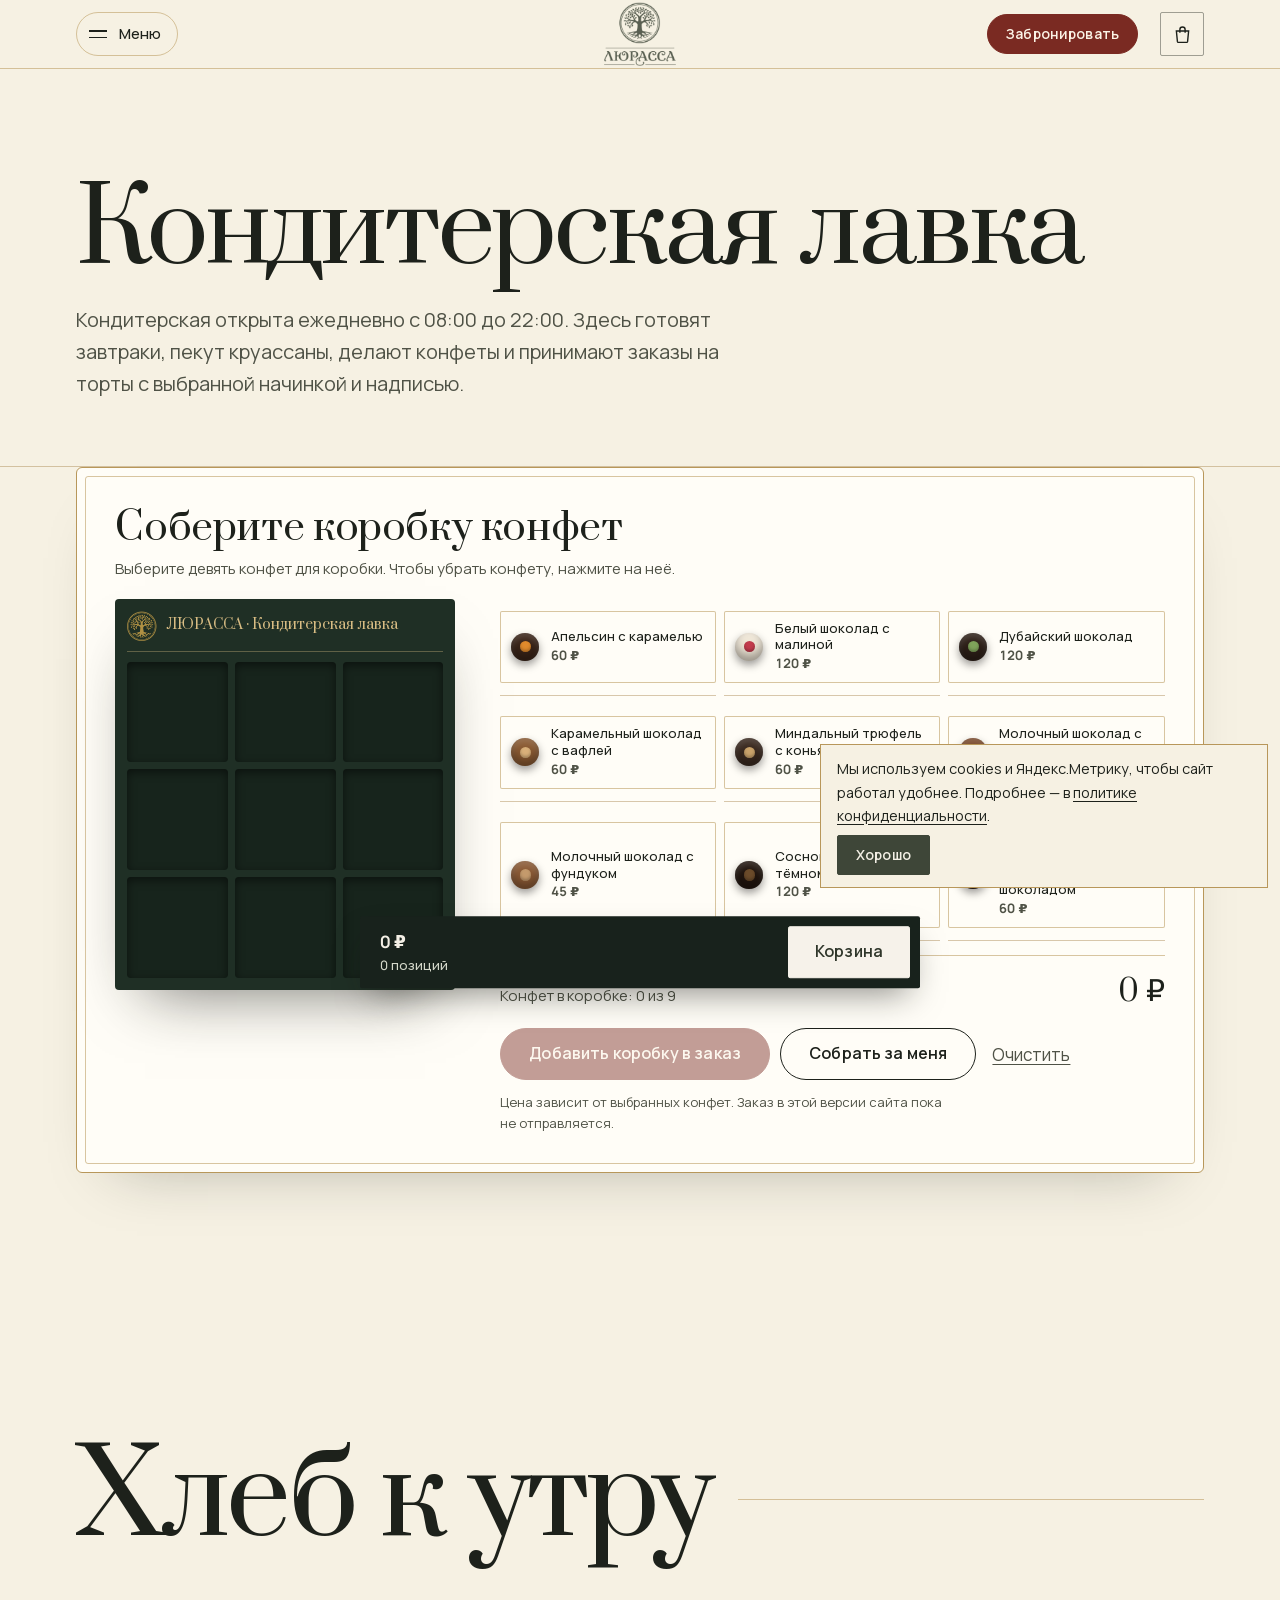
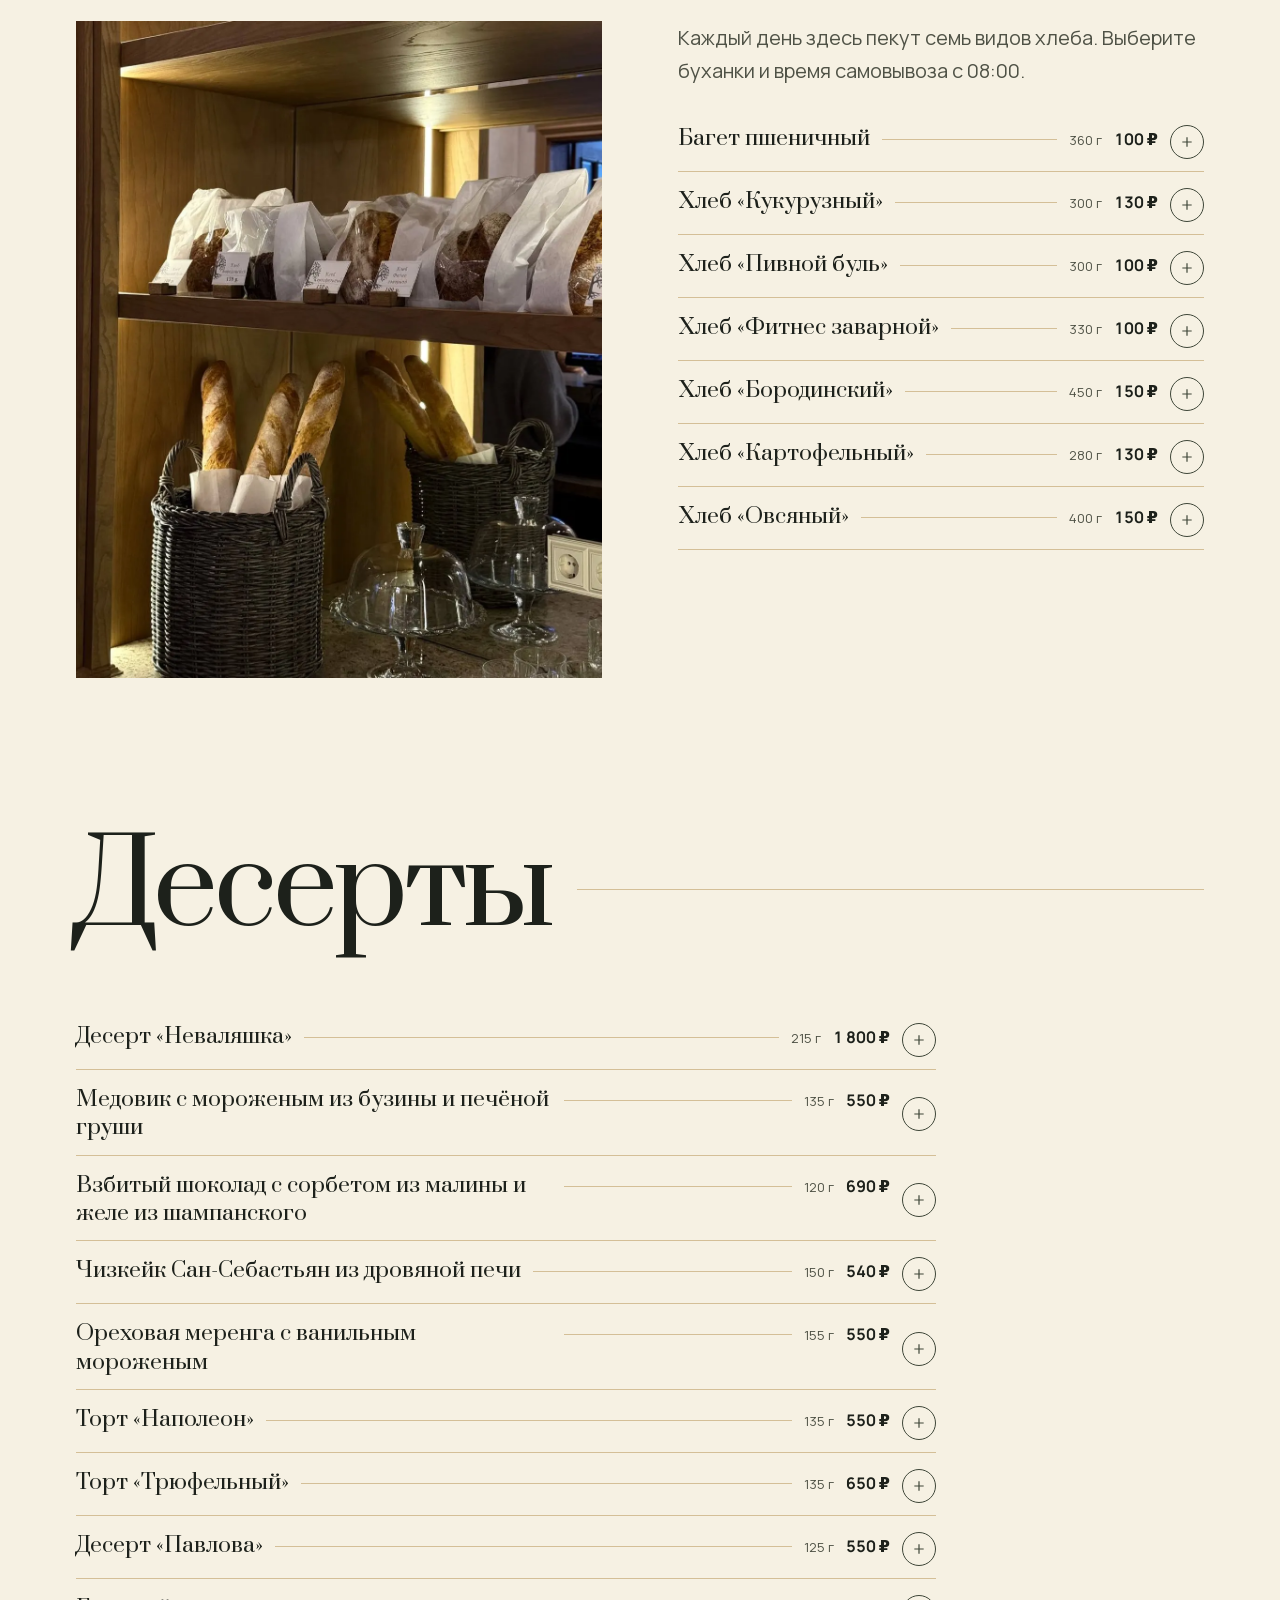
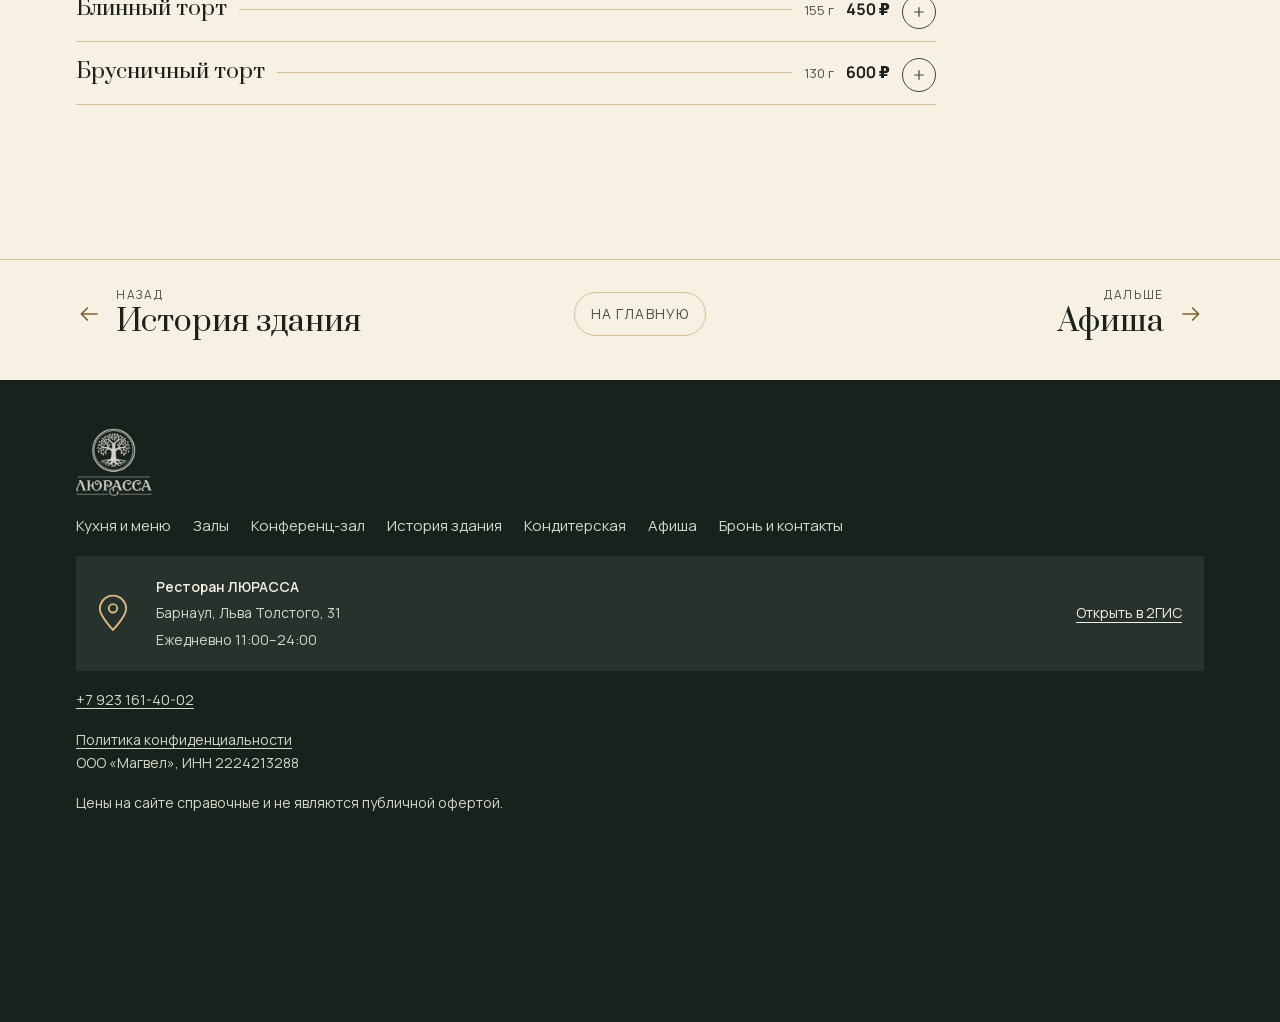
<file: konditerskaya.html>
<!doctype html>
<html lang="ru">
<head>
<meta charset="utf-8">
<meta name="viewport" content="width=device-width, initial-scale=1, viewport-fit=cover">
<title>Кондитерская лавка — ЛЮРАССА, Барнаул</title>
<meta name="description" content="Кондитерская ЛЮРАССА в Барнауле: завтраки, торты на заказ, конфеты ручной работы и хлеб к утру.">
<link rel="canonical" href="https://lurassa.ru/konditerskaya.html">
<!-- УБРАТЬ ПРИ ПЕРЕЕЗДЕ НА lurassa.ru -->
<meta name="robots" content="noindex, nofollow">
<meta property="og:type" content="website">
<meta property="og:title" content="Кондитерская лавка — ЛЮРАССА, Барнаул">
<meta property="og:description" content="Кондитерская ЛЮРАССА в Барнауле: завтраки, торты на заказ, конфеты ручной работы и хлеб к утру.">
<meta property="og:url" content="https://lurassa.ru/konditerskaya.html">
<meta property="og:image" content="https://lurassa.ru/img/social-cover.jpg">
<meta property="og:image:width" content="1200">
<meta property="og:image:height" content="630">
<meta property="og:image:alt" content="Мятный зал ресторана ЛЮРАССА">
<meta property="og:locale" content="ru_RU">
<meta property="og:site_name" content="ЛЮРАССА">
<meta name="twitter:card" content="summary_large_image">
<script type="application/ld+json">{"@context": "https://schema.org", "@graph": [{"@type": "BreadcrumbList", "itemListElement": [{"@type": "ListItem", "position": 1, "name": "Главная", "item": "https://lurassa.ru/"}, {"@type": "ListItem", "position": 2, "name": "Кондитерская лавка", "item": "https://lurassa.ru/konditerskaya.html"}]}, {"@type": "Bakery", "@id": "https://lurassa.ru/konditerskaya.html#business", "name": "Кондитерская лавка ЛЮРАССА", "telephone": "+79231614002", "address": {"@type": "PostalAddress", "addressCountry": "RU", "addressLocality": "Барнаул", "streetAddress": "ул. Льва Толстого, 31"}, "url": "https://lurassa.ru/konditerskaya.html", "openingHoursSpecification": {"@type": "OpeningHoursSpecification", "dayOfWeek": ["Monday", "Tuesday", "Wednesday", "Thursday", "Friday", "Saturday", "Sunday"], "opens": "08:00", "closes": "22:00"}}]}</script>
<meta name="theme-color" content="#f6f1e3">
<link rel="preload" href="fonts/Prata-400-cyrillic.woff2" as="font" type="font/woff2" crossorigin>
<link rel="stylesheet" href="styles.css?v=1795429054">
<link rel="stylesheet" href="book.css?v=1795429054">
<link rel="stylesheet" href="pages.css?v=1795429054">
<link rel="icon" href="img/logo-tree-gold.png">
<!-- Restoplace start -->
<!-- Restoplace end -->
</head>
<body class="bk page-konditerskaya">

<svg width="0" height="0" style="position:absolute" aria-hidden="true">
  <symbol id="i-bag" viewBox="0 0 24 24"><path d="M5 8h14l-1.2 12.2a1 1 0 0 1-1 .8H7.2a1 1 0 0 1-1-.8L5 8z" fill="none" stroke="currentColor" stroke-width="1.6"/><path d="M9 10V6.5a3 3 0 0 1 6 0V10" fill="none" stroke="currentColor" stroke-width="1.6"/></symbol>
  <symbol id="i-x" viewBox="0 0 24 24"><path d="M5 5l14 14M19 5L5 19" fill="none" stroke="currentColor" stroke-width="1.8"/></symbol>
  <symbol id="i-plus" viewBox="0 0 24 24"><path d="M12 5v14M5 12h14" fill="none" stroke="currentColor" stroke-width="1.8"/></symbol>
  <symbol id="i-arrow" viewBox="0 0 24 24"><path d="M4 12h15M13 6l6 6-6 6" fill="none" stroke="currentColor" stroke-width="1.5"/></symbol>
</svg>
<a class="skip" href="#main">К содержанию</a>
<header class="bk-top">
  <div class="wrap bk-top__in">
    <div class="bk-top__l">
      <button class="menubtn" type="button" aria-expanded="false" aria-controls="ov"><span class="menubtn__i"><i></i><i></i></span><span class="menubtn__t">Меню</span></button>
    </div>
    <a class="bk-logo" href="index.html" aria-label="ЛЮРАССА, на главную"><img src="img/logo-olive.png" alt="" width="400" height="357"></a>
    <div class="bk-top__r">
      <a class="bk-link bk-hide-s" href="tel:+79231614002">+7 923 161-40-02</a>
      <a class="btn btn--red btn--sm restoplace-click-open" href="bron.html">Забронировать</a>
      <button class="cart-btn" type="button" data-open-cart aria-label="Корзина"><svg aria-hidden="true"><use href="#i-bag"/></svg><span class="cart-btn__n"></span></button>
    </div>
  </div>
</header>
<div class="ov" id="ov" hidden>
  <div class="ov__pic" aria-hidden="true"><img src="img/dessert-green.webp" alt="" width="800" height="600" loading="lazy"></div>
  <div class="ov__body">
    <nav aria-label="Разделы сайта"><ul class="ov__list"><li><a href="index.html" data-img="img/gl-02.webp">Главная</a></li><li><a href="menu.html" data-img="img/dish-ribeye.webp">Кухня и меню</a></li><li><a href="zaly.html" data-img="img/gl-08.webp">Залы</a></li><li><a href="bankety.html" data-img="img/conference-theatre.webp">Конференц-зал</a></li><li><a href="istoriya.html" data-img="img/archive-store.jpg">История здания</a></li><li><a href="konditerskaya.html" data-img="img/dessert-green.webp" aria-current="page">Кондитерская</a></li><li><a href="afisha.html" data-img="img/gl-04.webp">Афиша</a></li><li><a href="bron.html" data-img="img/gl-11.webp">Бронь и контакты</a></li></ul></nav>
    <div class="ov__foot">
      <p class="live" data-live>Барнаул, Льва Толстого, 31 · ежедневно 11:00–24:00</p>
      <p><a href="tel:+79231614002">+7 923 161-40-02</a> · <a href="https://t.me/lurassa_rest" target="_blank" rel="noopener noreferrer">Telegram</a> · <a href="https://vk.com/lurassa_rest" target="_blank" rel="noopener noreferrer">ВКонтакте</a></p>
    </div>
  </div>
</div>
<main id="main">
<section class="phead">
    <div class="wrap">
      <h1>Кондитерская лавка</h1>
      <p class="lead">Кондитерская открыта ежедневно с 08:00 до 22:00. Здесь готовят завтраки, пекут круассаны, делают конфеты и принимают заказы на торты с выбранной начинкой и надписью.</p>
    </div>
  </section>

  <section class="candy" id="korobka">
    <div class="wrap">
      <div class="candy__card">
        <h2 class="candy__h">Соберите коробку конфет</h2>
        <p class="candy__lead">Выберите девять конфет для коробки. Чтобы убрать конфету, нажмите на неё.</p>
        <div class="candy__grid">
          <div class="cbox" aria-label="Ваша коробка">
            <div class="cbox__lid"><img src="img/logo-tree-gold.png" alt="" width="30" height="30" loading="lazy"><span>ЛЮРАССА · Кондитерская лавка</span></div>
            <div class="cbox__cells" role="list"></div>
          </div>
          <div class="candy__right">
            <ul class="cpal" aria-label="Вкусы"></ul>
            <div class="cbox__sum"><span>Конфет в коробке: 0 из 9</span><b id="box-sum">0 ₽</b></div>
            <div class="cbox__act">
              <button class="btn btn--red" type="button" id="box-add" disabled>Добавить коробку в заказ</button>
              <button class="btn btn--ink" type="button" id="box-fill">Собрать за меня</button>
              <button class="linkbtn" type="button" id="box-clear">Очистить</button>
            </div>
            <p class="cbox__note">Цена зависит от выбранных конфет. Заказ в этой версии сайта пока не отправляется.</p>
          </div>
        </div>
      </div>
    </div>
  </section>


  <section class="ch bread" id="hleb">
    <div class="wrap">
      <div class="ch__title rv"><h2>Хлеб к утру</h2></div>
      <div class="bread__grid">
        <div class="bread__pic rv"><img src="img/bread.webp" alt="Ремесленный хлеб на полках" loading="lazy" width="933" height="1400"></div>
        <div>
          <p class="ch__lead">Каждый день здесь пекут семь видов хлеба. Выберите буханки и время самовывоза с 08:00.</p>
          <ul class="carte__list" id="bread-list"></ul>
        </div>
      </div>
    </div>
  </section>

  <section class="ch" id="deserty" style="padding-top: 0">
    <div class="wrap">
      <div class="ch__title rv"><h2>Десерты</h2></div>
      <ul class="carte__list" id="dessert-list"></ul>
    </div>
  </section>
<nav class="pager" aria-label="Соседние разделы">
  <div class="wrap pager__in">
    <a class="pager__a pager__prev" href="istoriya.html"><svg aria-hidden="true"><use href="#i-arrow"/></svg><span><small>Назад</small>История здания</span></a>
    <a class="pager__home" href="index.html">На главную</a>
    <a class="pager__a pager__next" href="afisha.html"><span><small>Дальше</small>Афиша</span><svg aria-hidden="true"><use href="#i-arrow"/></svg></a>
  </div>
</nav>
</main>
<footer class="foot">
  <div class="wrap foot__in">
    <img class="foot__wordmark" src="img/logo-cream.png" alt="ЛЮРАССА" width="400" height="357" loading="lazy">
    <nav class="foot__nav" aria-label="Разделы"><a href="menu.html">Кухня и меню</a><a href="zaly.html">Залы</a><a href="bankety.html">Конференц-зал</a><a href="istoriya.html">История здания</a><a href="konditerskaya.html">Кондитерская</a><a href="afisha.html">Афиша</a><a href="bron.html">Бронь и контакты</a></nav>
    <address class="foot__place">
      <svg class="foot__pin" viewBox="0 0 32 40" aria-hidden="true"><path d="M16 38S2 23.3 2 15.5a14 14 0 1 1 28 0C30 23.3 16 38 16 38Z" fill="none" stroke="currentColor" stroke-width="2"/><circle cx="16" cy="15" r="4.5" fill="none" stroke="currentColor" stroke-width="2"/></svg>
      <span class="foot__place-copy"><b>Ресторан ЛЮРАССА</b><span>Барнаул, Льва Толстого, 31</span><span>Ежедневно 11:00–24:00</span></span>
      <a class="foot__map-link" href="https://2gis.ru/barnaul/firm/70000001102581486" target="_blank" rel="noopener noreferrer">Открыть в 2ГИС</a>
    </address>
    <p><a href="tel:+79231614002">+7 923 161-40-02</a></p>
    <p><a href="privacy.html">Политика конфиденциальности</a><br>ООО «Магвел», ИНН 2224213288</p>
    <p>Цены на сайте справочные и не являются публичной офертой.</p>
  </div>
</footer>
<div class="cartbar" role="region" aria-label="Корзина">
  <div class="cartbar__sum"></div>
  <button class="btn" type="button" data-open-cart>Корзина</button>
</div>

<div class="drawer" aria-hidden="true" role="dialog" aria-modal="true" aria-labelledby="cart-title">
  <div class="drawer__bg"></div>
  <div class="drawer__panel">
    <div class="drawer__head"><h2 id="cart-title">Ваш заказ</h2><button class="x" type="button" data-close-cart aria-label="Закрыть корзину"><svg aria-hidden="true"><use href="#i-x"/></svg></button></div>
    <div class="drawer__body"></div>
    <div class="drawer__foot">
      <div class="ways">
        <label><input type="radio" name="way" value="pickup" checked>Самовывоз<small>Льва Толстого, 31</small></label>
        <label><input type="radio" name="way" value="delivery" disabled>Доставка<small>Пока недоступна</small></label>
      </div>
      <div class="total"><span>Итого</span><span></span></div>
      <button class="btn to-checkout" type="button">Оформить</button>
      <form class="checkout">
        <div class="field"><label for="c-name">Имя</label><input id="c-name" name="name" autocomplete="given-name" required></div>
        <div class="field"><label for="c-phone">Телефон</label><input id="c-phone" name="phone" type="tel" inputmode="tel" autocomplete="tel" placeholder="+7 900 000-00-00" required></div>
        <div class="field"><label for="c-time">Время самовывоза</label><input id="c-time" name="pickup_time" type="time" value="19:00" required></div>
        <div class="legal-choice"><input id="pickup-consent" type="checkbox" name="personal_consent" required><label for="pickup-consent">Я даю <a href="soglasie.html" target="_blank" rel="noopener">согласие на обработку персональных данных</a> и принимаю условия <a href="privacy.html" target="_blank" rel="noopener">политики</a></label></div>
        <button class="btn" type="submit">Отправить заказ</button>
      </form>
      <p class="checkout-ok" hidden><b>Демо-версия заказа.</b> Заказ никуда не отправлен. Чтобы оформить самовывоз, позвоните по номеру <a href="tel:+79231614002">+7 923 161-40-02</a>.</p>
    </div>
  </div>
</div>

<script src="menu-data.js?v=1795429054"></script>
<script src="book.js?v=1795429054"></script>
<script src="app.js?v=1795429054"></script>
<script src="site.js?v=1795429054"></script>
<script src="dish.js?v=1795429054"></script>
<script src="konditer.js?v=1795429054"></script>
</body>
</html>
</file>
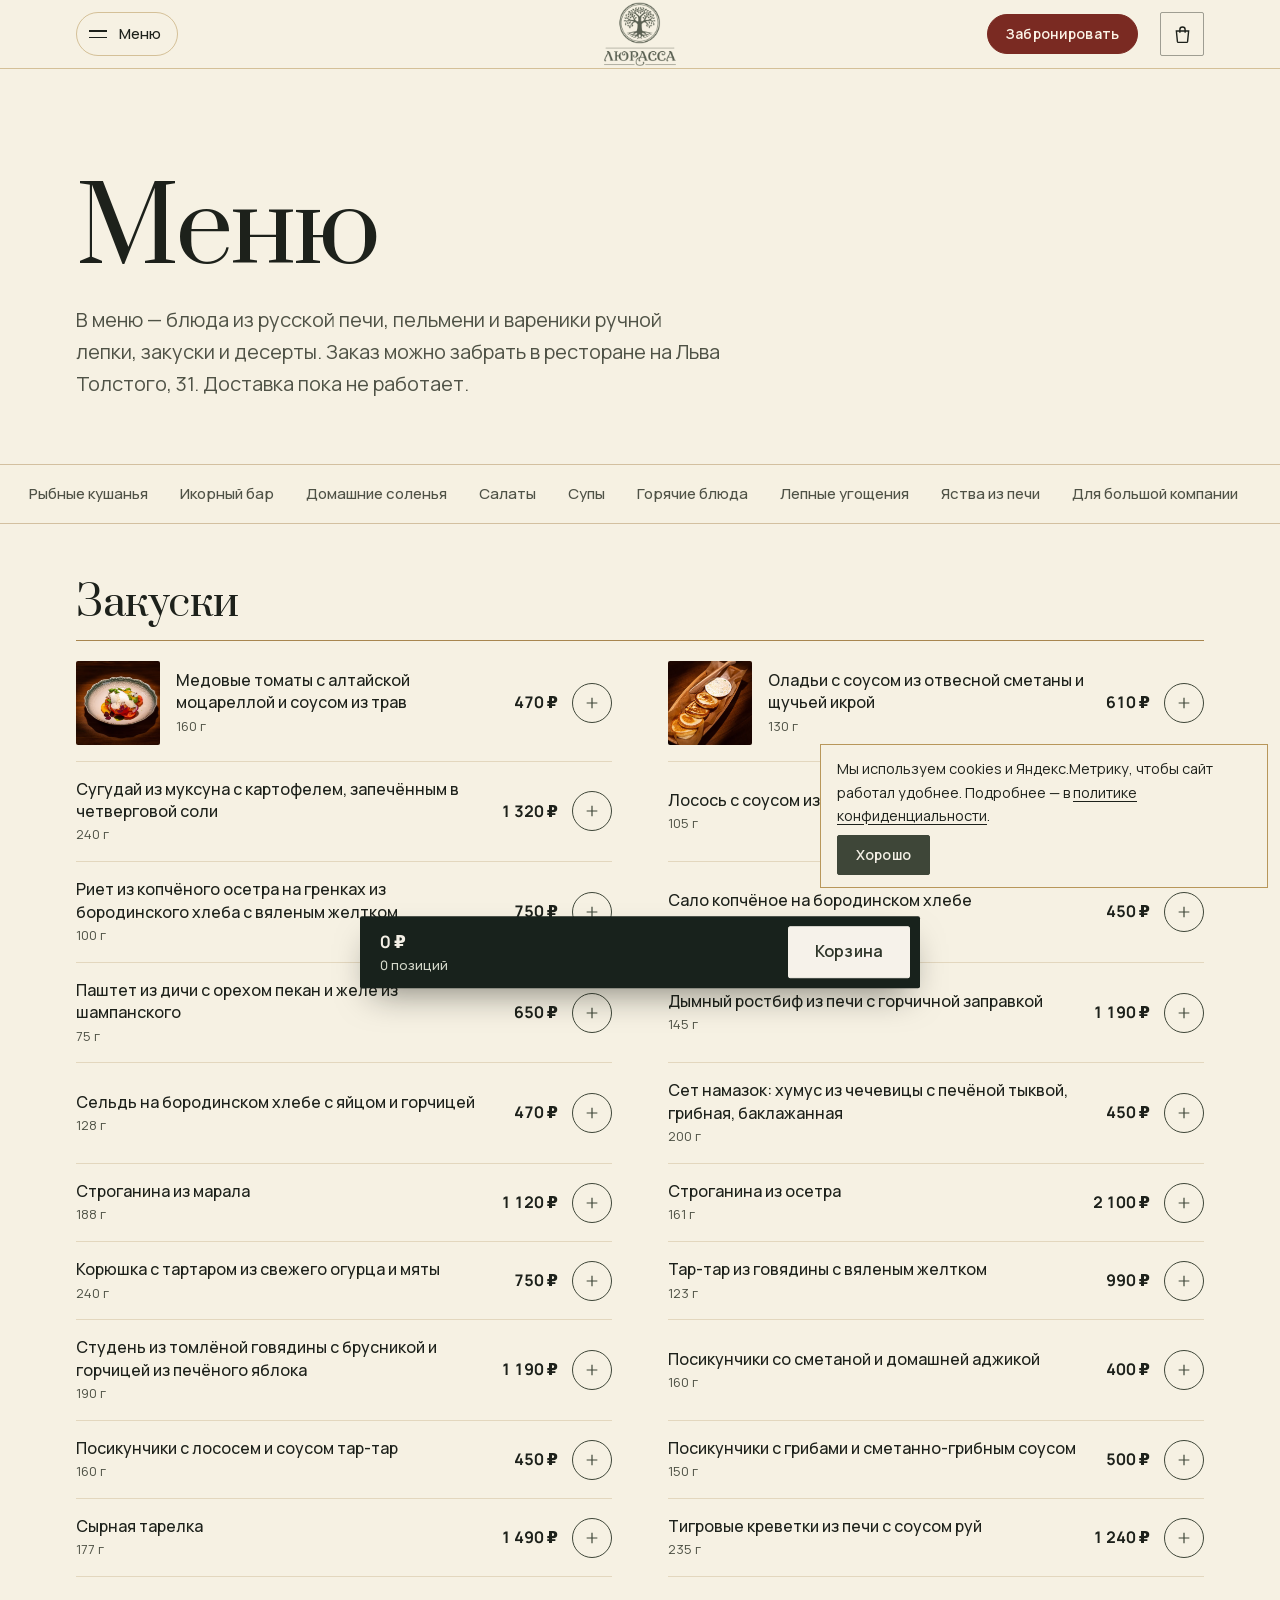
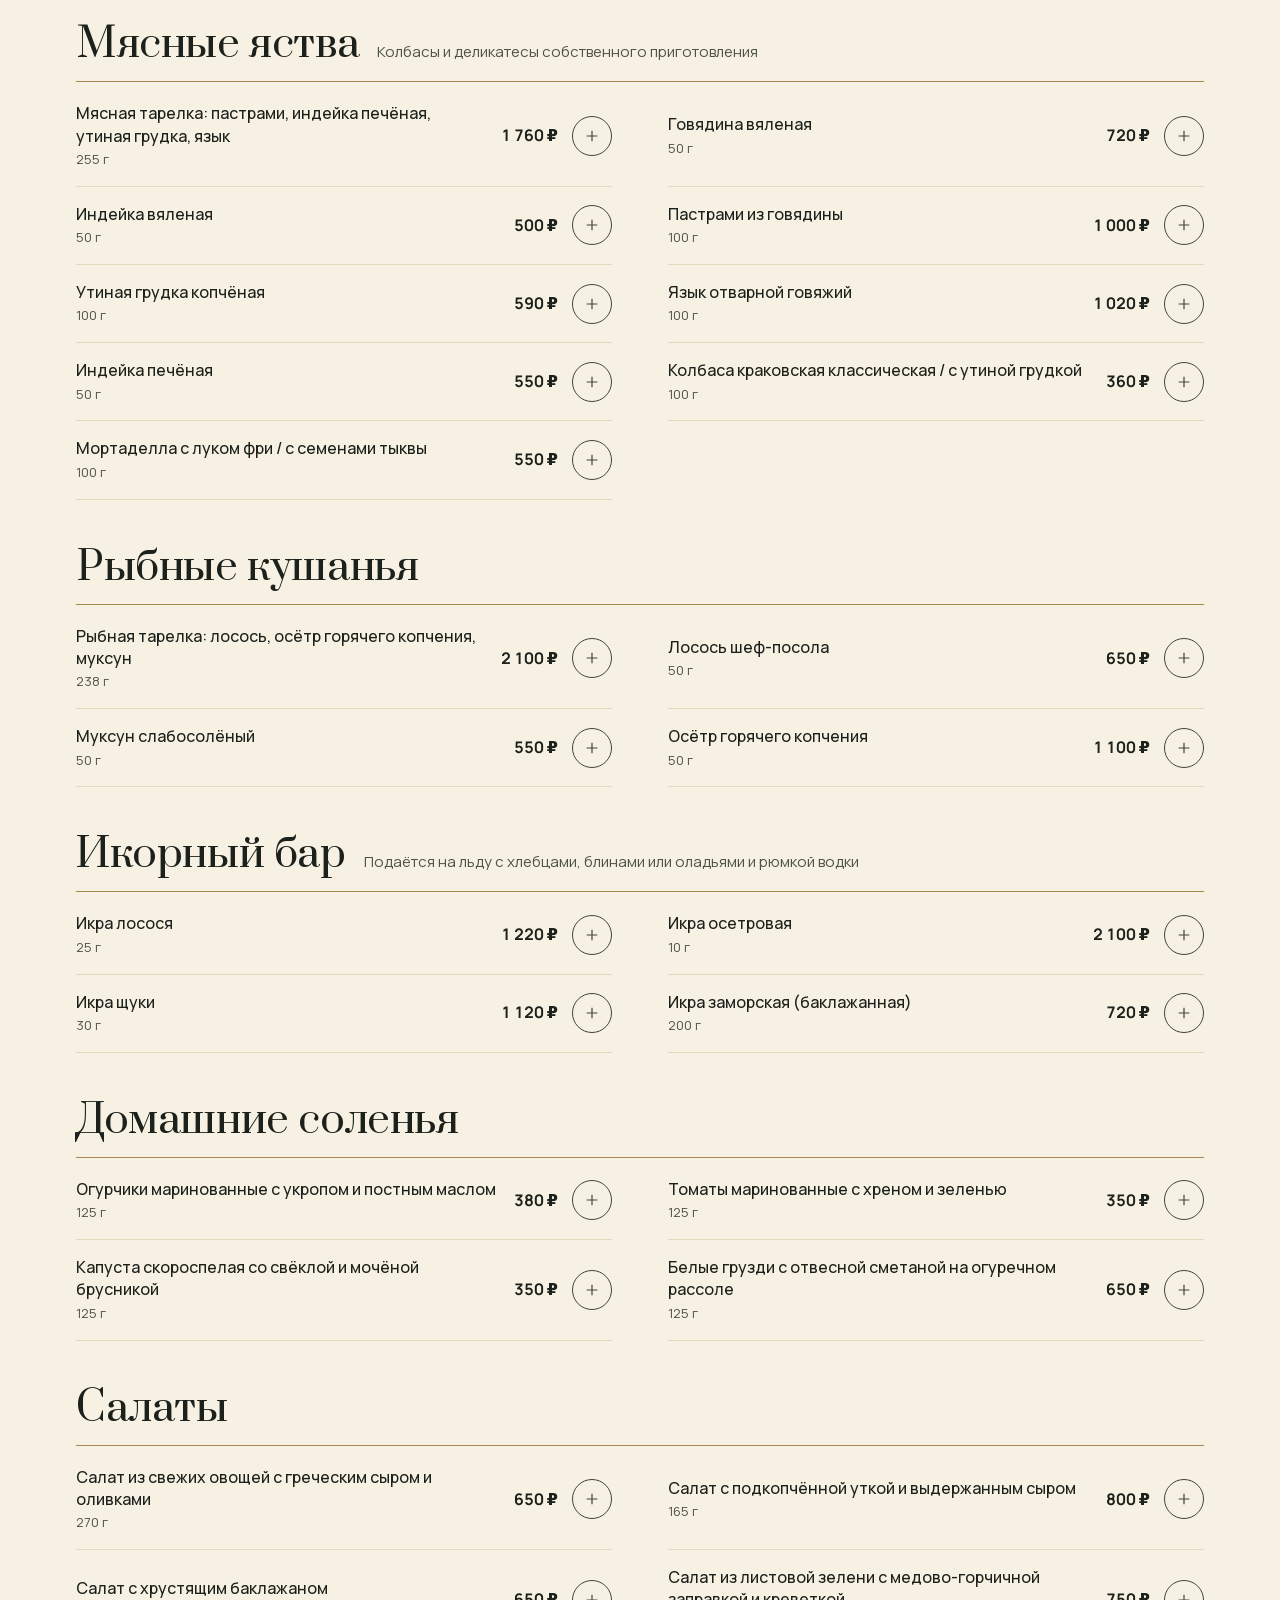
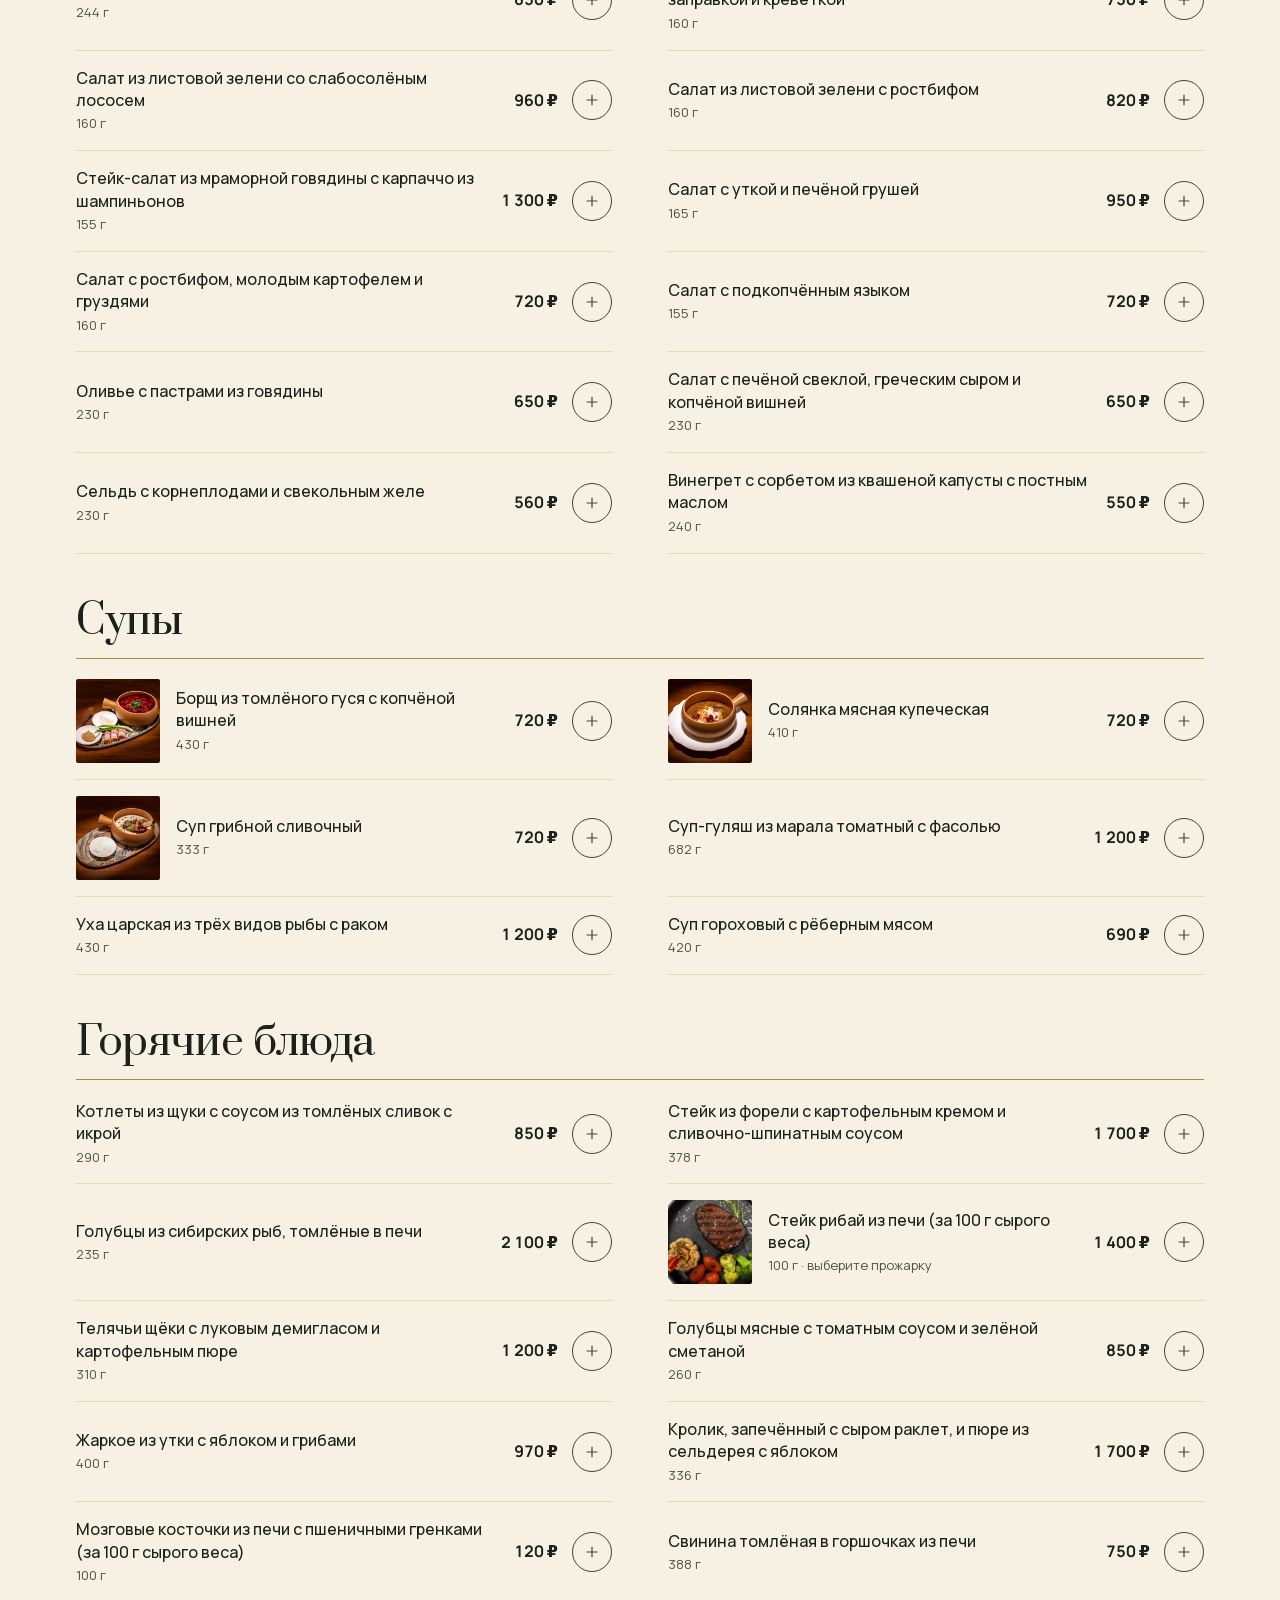
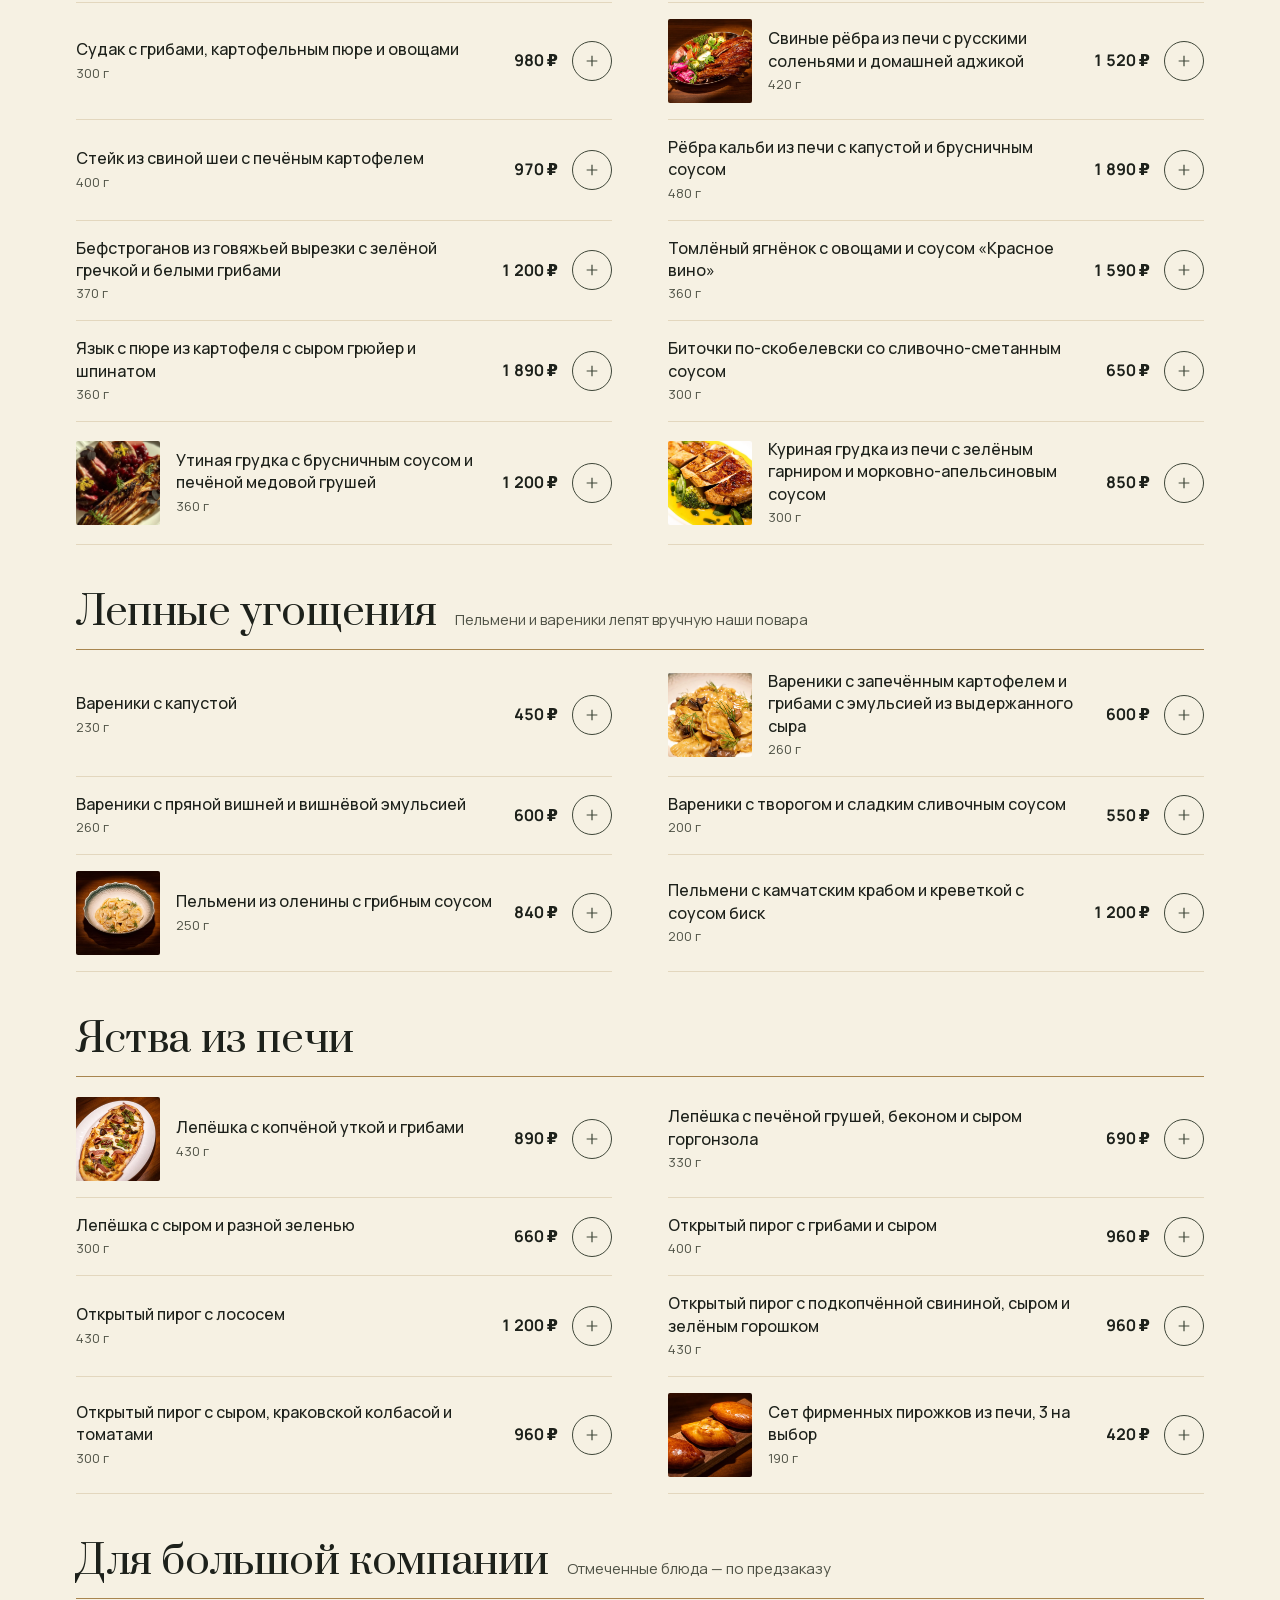
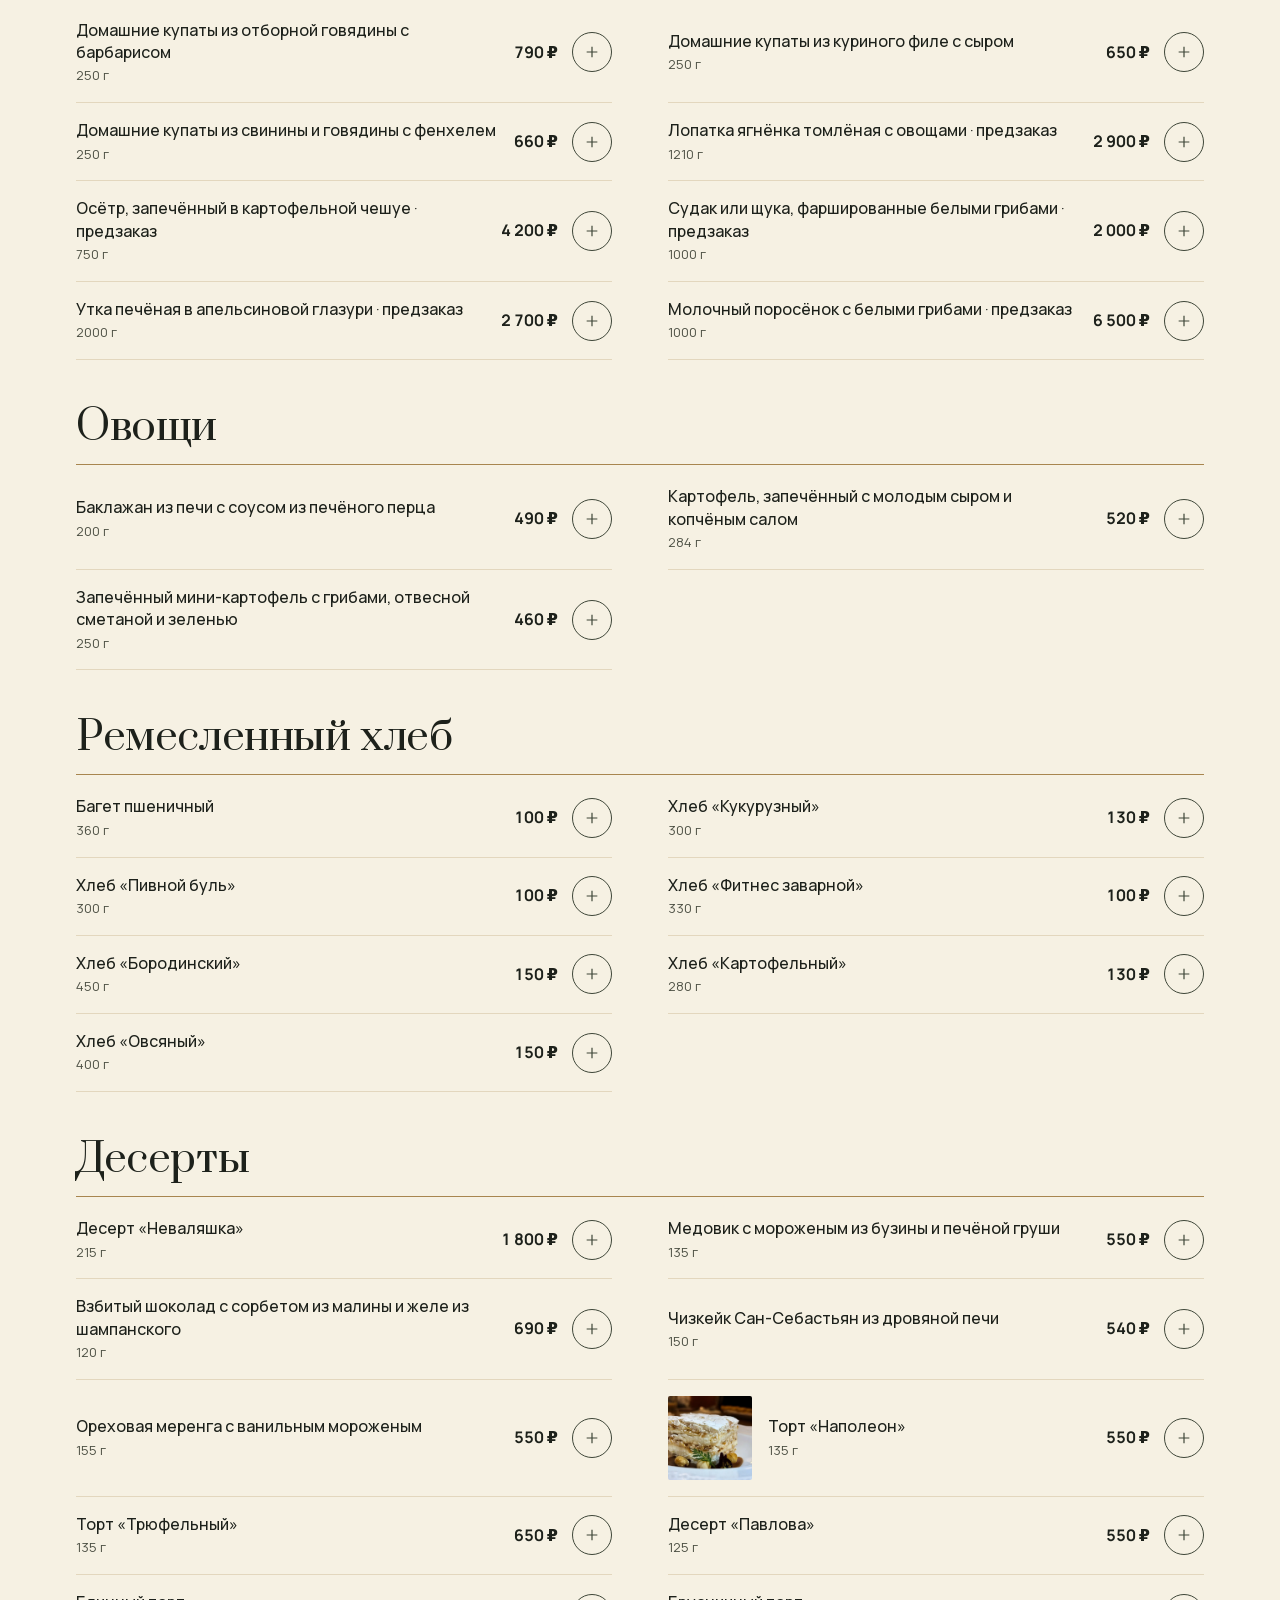
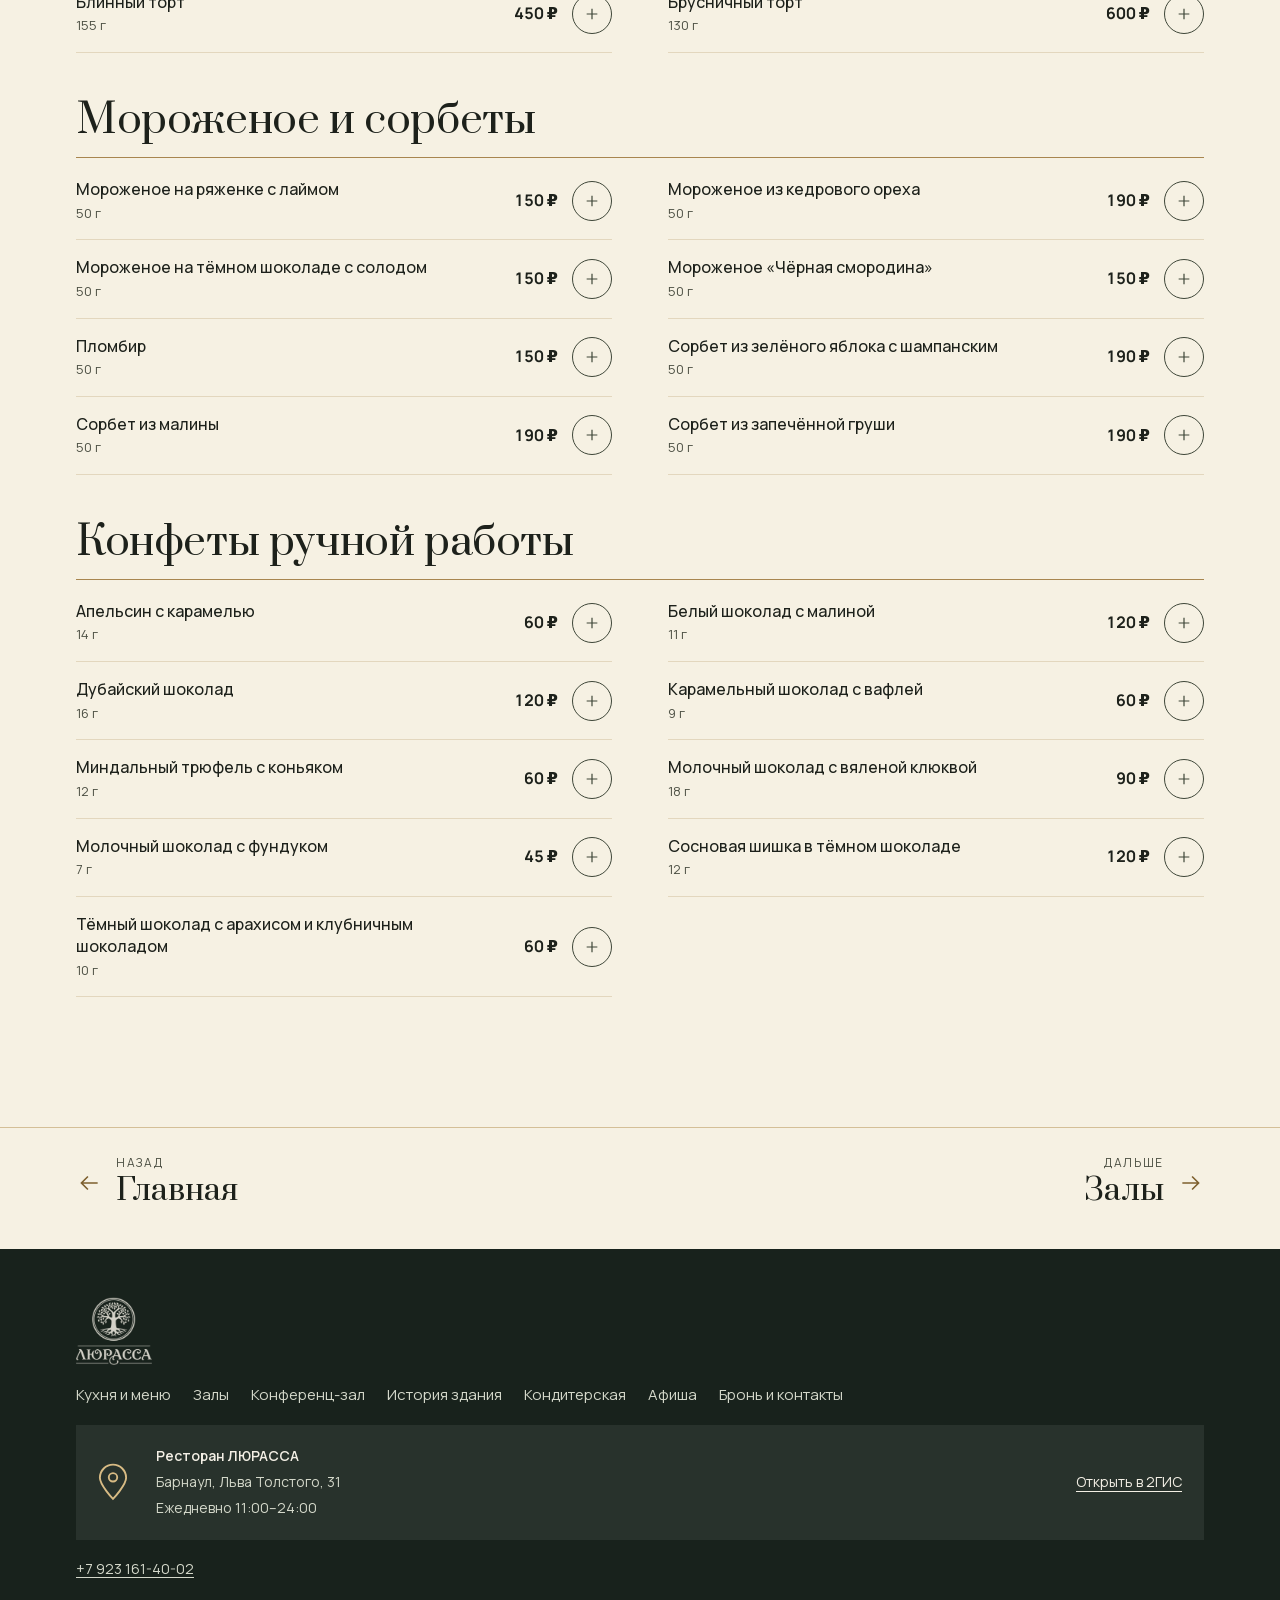
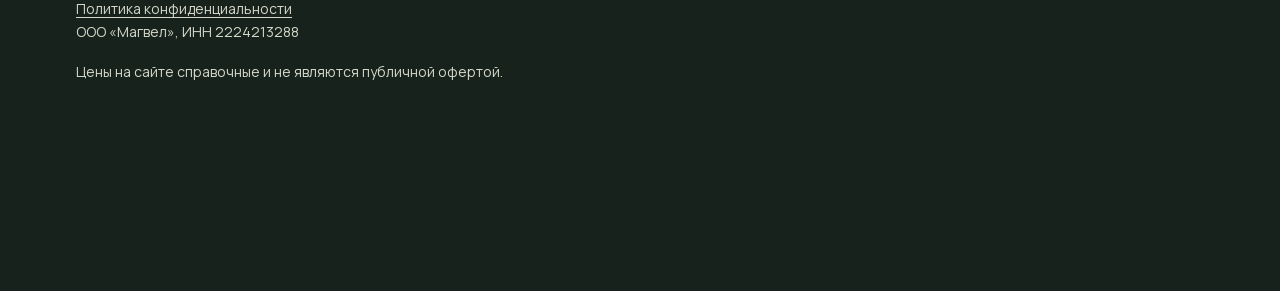
<file: menu.html>
<!doctype html>
<html lang="ru">
<head>
<meta charset="utf-8">
<meta name="viewport" content="width=device-width, initial-scale=1, viewport-fit=cover">
<title>Меню — ЛЮРАССА, Барнаул</title>
<meta name="description" content="Меню ресторана ЛЮРАССА в Барнауле: блюда из русской печи, пельмени и вареники ручной лепки, закуски и десерты.">
<link rel="canonical" href="https://lurassa.ru/menu.html">
<!-- УБРАТЬ ПРИ ПЕРЕЕЗДЕ НА lurassa.ru -->
<meta name="robots" content="noindex, nofollow">
<meta property="og:type" content="website">
<meta property="og:title" content="Меню — ЛЮРАССА, Барнаул">
<meta property="og:description" content="Меню ресторана ЛЮРАССА в Барнауле: блюда из русской печи, пельмени и вареники ручной лепки, закуски и десерты.">
<meta property="og:url" content="https://lurassa.ru/menu.html">
<meta property="og:image" content="https://lurassa.ru/img/social-cover.jpg">
<meta property="og:image:width" content="1200">
<meta property="og:image:height" content="630">
<meta property="og:image:alt" content="Мятный зал ресторана ЛЮРАССА">
<meta property="og:locale" content="ru_RU">
<meta property="og:site_name" content="ЛЮРАССА">
<meta name="twitter:card" content="summary_large_image">
<script type="application/ld+json">{"@context": "https://schema.org", "@graph": [{"@type": "BreadcrumbList", "itemListElement": [{"@type": "ListItem", "position": 1, "name": "Главная", "item": "https://lurassa.ru/"}, {"@type": "ListItem", "position": 2, "name": "Меню", "item": "https://lurassa.ru/menu.html"}]}]}</script>
<meta name="theme-color" content="#f6f1e3">
<link rel="preload" href="fonts/Prata-400-cyrillic.woff2" as="font" type="font/woff2" crossorigin>
<link rel="stylesheet" href="styles.css?v=1795429054">
<link rel="stylesheet" href="book.css?v=1795429054">
<link rel="stylesheet" href="pages.css?v=1795429054">
<link rel="icon" href="img/logo-tree-gold.png">
<!-- Restoplace start -->
<!-- Restoplace end -->
</head>
<body class="bk page-menu">

<svg width="0" height="0" style="position:absolute" aria-hidden="true">
  <symbol id="i-bag" viewBox="0 0 24 24"><path d="M5 8h14l-1.2 12.2a1 1 0 0 1-1 .8H7.2a1 1 0 0 1-1-.8L5 8z" fill="none" stroke="currentColor" stroke-width="1.6"/><path d="M9 10V6.5a3 3 0 0 1 6 0V10" fill="none" stroke="currentColor" stroke-width="1.6"/></symbol>
  <symbol id="i-x" viewBox="0 0 24 24"><path d="M5 5l14 14M19 5L5 19" fill="none" stroke="currentColor" stroke-width="1.8"/></symbol>
  <symbol id="i-plus" viewBox="0 0 24 24"><path d="M12 5v14M5 12h14" fill="none" stroke="currentColor" stroke-width="1.8"/></symbol>
  <symbol id="i-arrow" viewBox="0 0 24 24"><path d="M4 12h15M13 6l6 6-6 6" fill="none" stroke="currentColor" stroke-width="1.5"/></symbol>
</svg>
<a class="skip" href="#main">К содержанию</a>
<header class="bk-top">
  <div class="wrap bk-top__in">
    <div class="bk-top__l">
      <button class="menubtn" type="button" aria-expanded="false" aria-controls="ov"><span class="menubtn__i"><i></i><i></i></span><span class="menubtn__t">Меню</span></button>
    </div>
    <a class="bk-logo" href="index.html" aria-label="ЛЮРАССА, на главную"><img src="img/logo-olive.png" alt="" width="400" height="357"></a>
    <div class="bk-top__r">
      <a class="bk-link bk-hide-s" href="tel:+79231614002">+7 923 161-40-02</a>
      <a class="btn btn--red btn--sm restoplace-click-open" href="bron.html">Забронировать</a>
      <button class="cart-btn" type="button" data-open-cart aria-label="Корзина"><svg aria-hidden="true"><use href="#i-bag"/></svg><span class="cart-btn__n"></span></button>
    </div>
  </div>
</header>
<div class="ov" id="ov" hidden>
  <div class="ov__pic" aria-hidden="true"><img src="img/dish-ribeye.webp" alt="" width="800" height="600" loading="lazy"></div>
  <div class="ov__body">
    <nav aria-label="Разделы сайта"><ul class="ov__list"><li><a href="index.html" data-img="img/gl-02.webp">Главная</a></li><li><a href="menu.html" data-img="img/dish-ribeye.webp" aria-current="page">Кухня и меню</a></li><li><a href="zaly.html" data-img="img/gl-08.webp">Залы</a></li><li><a href="bankety.html" data-img="img/conference-theatre.webp">Конференц-зал</a></li><li><a href="istoriya.html" data-img="img/archive-store.jpg">История здания</a></li><li><a href="konditerskaya.html" data-img="img/dessert-green.webp">Кондитерская</a></li><li><a href="afisha.html" data-img="img/gl-04.webp">Афиша</a></li><li><a href="bron.html" data-img="img/gl-11.webp">Бронь и контакты</a></li></ul></nav>
    <div class="ov__foot">
      <p class="live" data-live>Барнаул, Льва Толстого, 31 · ежедневно 11:00–24:00</p>
      <p><a href="tel:+79231614002">+7 923 161-40-02</a> · <a href="https://t.me/lurassa_rest" target="_blank" rel="noopener noreferrer">Telegram</a> · <a href="https://vk.com/lurassa_rest" target="_blank" rel="noopener noreferrer">ВКонтакте</a></p>
    </div>
  </div>
</div>
<main id="main">
<section class="phead">
    <div class="wrap">
      <h1>Меню</h1>
      <p class="lead">В меню — блюда из русской печи, пельмени и вареники ручной лепки, закуски и десерты. Заказ можно забрать в ресторане на Льва Толстого, 31. Доставка пока не работает.</p>
    </div>
  </section>
<!-- MENU:START -->
<nav class="tabs" aria-label="Разделы меню"><div class="tabs__in"><a href="#zakuski">Закуски</a><a href="#myaso">Мясные яства</a><a href="#ryba">Рыбные кушанья</a><a href="#ikra">Икорный бар</a><a href="#solenya">Домашние соленья</a><a href="#salaty">Салаты</a><a href="#supy">Супы</a><a href="#goryachee">Горячие блюда</a><a href="#lepnye">Лепные угощения</a><a href="#pech">Яства из печи</a><a href="#kompaniya">Для большой компании</a><a href="#ovoshi">Овощи</a><a href="#hleb">Ремесленный хлеб</a><a href="#deserty">Десерты</a><a href="#morozhenoe">Мороженое и сорбеты</a><a href="#konfety">Конфеты ручной работы</a></div></nav>
<div class="mbody"><div class="wrap"><div id="menu-root">
<section class="mcat" id="zakuski"><div class="mcat__head"><h2>Закуски</h2></div><div class="mitems">
<div class="mitem mitem--pic"><button type="button" class="mitem__pic" data-dish="zakuski-0" aria-label="Подробнее: Медовые томаты с алтайской моцареллой и соусом из трав"><img src="img/dish-tomatoes.webp" alt="Медовые томаты с алтайской моцареллой и соусом из трав" loading="lazy" width="84" height="84"></button><div><button type="button" class="mitem__name dish-open" data-dish="zakuski-0">Медовые томаты с алтайской моцареллой и соусом из трав</button><div class="mitem__w">160 г</div></div><div class="mitem__act"><span class="price">470 ₽</span><span data-slot><button class="add" type="button" data-add="zakuski-0" aria-label="Добавить: Медовые томаты с алтайской моцареллой и соусом из трав"><svg viewBox="0 0 24 24" fill="none" stroke="currentColor" stroke-width="1.8" aria-hidden="true"><path d="M12 4v16M4 12h16"/></svg></button></span></div></div>
<div class="mitem mitem--pic"><button type="button" class="mitem__pic" data-dish="zakuski-1" aria-label="Подробнее: Оладьи с соусом из отвесной сметаны и щучьей икрой"><img src="img/dish-oladi.webp" alt="Оладьи с соусом из отвесной сметаны и щучьей икрой" loading="lazy" width="84" height="84"></button><div><button type="button" class="mitem__name dish-open" data-dish="zakuski-1">Оладьи с соусом из отвесной сметаны и щучьей икрой</button><div class="mitem__w">130 г</div></div><div class="mitem__act"><span class="price">610 ₽</span><span data-slot><button class="add" type="button" data-add="zakuski-1" aria-label="Добавить: Оладьи с соусом из отвесной сметаны и щучьей икрой"><svg viewBox="0 0 24 24" fill="none" stroke="currentColor" stroke-width="1.8" aria-hidden="true"><path d="M12 4v16M4 12h16"/></svg></button></span></div></div>
<div class="mitem"><div><button type="button" class="mitem__name dish-open" data-dish="zakuski-2">Сугудай из муксуна с картофелем, запечённым в четверговой соли</button><div class="mitem__w">240 г</div></div><div class="mitem__act"><span class="price">1 320 ₽</span><span data-slot><button class="add" type="button" data-add="zakuski-2" aria-label="Добавить: Сугудай из муксуна с картофелем, запечённым в четверговой соли"><svg viewBox="0 0 24 24" fill="none" stroke="currentColor" stroke-width="1.8" aria-hidden="true"><path d="M12 4v16M4 12h16"/></svg></button></span></div></div>
<div class="mitem"><div><button type="button" class="mitem__name dish-open" data-dish="zakuski-3">Лосось с соусом из пряных томатов</button><div class="mitem__w">105 г</div></div><div class="mitem__act"><span class="price">1 250 ₽</span><span data-slot><button class="add" type="button" data-add="zakuski-3" aria-label="Добавить: Лосось с соусом из пряных томатов"><svg viewBox="0 0 24 24" fill="none" stroke="currentColor" stroke-width="1.8" aria-hidden="true"><path d="M12 4v16M4 12h16"/></svg></button></span></div></div>
<div class="mitem"><div><button type="button" class="mitem__name dish-open" data-dish="zakuski-4">Риет из копчёного осетра на гренках из бородинского хлеба с вяленым желтком</button><div class="mitem__w">100 г</div></div><div class="mitem__act"><span class="price">750 ₽</span><span data-slot><button class="add" type="button" data-add="zakuski-4" aria-label="Добавить: Риет из копчёного осетра на гренках из бородинского хлеба с вяленым желтком"><svg viewBox="0 0 24 24" fill="none" stroke="currentColor" stroke-width="1.8" aria-hidden="true"><path d="M12 4v16M4 12h16"/></svg></button></span></div></div>
<div class="mitem"><div><button type="button" class="mitem__name dish-open" data-dish="zakuski-5">Сало копчёное на бородинском хлебе</button><div class="mitem__w">135 г</div></div><div class="mitem__act"><span class="price">450 ₽</span><span data-slot><button class="add" type="button" data-add="zakuski-5" aria-label="Добавить: Сало копчёное на бородинском хлебе"><svg viewBox="0 0 24 24" fill="none" stroke="currentColor" stroke-width="1.8" aria-hidden="true"><path d="M12 4v16M4 12h16"/></svg></button></span></div></div>
<div class="mitem"><div><button type="button" class="mitem__name dish-open" data-dish="zakuski-6">Паштет из дичи с орехом пекан и желе из шампанского</button><div class="mitem__w">75 г</div></div><div class="mitem__act"><span class="price">650 ₽</span><span data-slot><button class="add" type="button" data-add="zakuski-6" aria-label="Добавить: Паштет из дичи с орехом пекан и желе из шампанского"><svg viewBox="0 0 24 24" fill="none" stroke="currentColor" stroke-width="1.8" aria-hidden="true"><path d="M12 4v16M4 12h16"/></svg></button></span></div></div>
<div class="mitem"><div><button type="button" class="mitem__name dish-open" data-dish="zakuski-7">Дымный ростбиф из печи с горчичной заправкой</button><div class="mitem__w">145 г</div></div><div class="mitem__act"><span class="price">1 190 ₽</span><span data-slot><button class="add" type="button" data-add="zakuski-7" aria-label="Добавить: Дымный ростбиф из печи с горчичной заправкой"><svg viewBox="0 0 24 24" fill="none" stroke="currentColor" stroke-width="1.8" aria-hidden="true"><path d="M12 4v16M4 12h16"/></svg></button></span></div></div>
<div class="mitem"><div><button type="button" class="mitem__name dish-open" data-dish="zakuski-8">Сельдь на бородинском хлебе с яйцом и горчицей</button><div class="mitem__w">128 г</div></div><div class="mitem__act"><span class="price">470 ₽</span><span data-slot><button class="add" type="button" data-add="zakuski-8" aria-label="Добавить: Сельдь на бородинском хлебе с яйцом и горчицей"><svg viewBox="0 0 24 24" fill="none" stroke="currentColor" stroke-width="1.8" aria-hidden="true"><path d="M12 4v16M4 12h16"/></svg></button></span></div></div>
<div class="mitem"><div><button type="button" class="mitem__name dish-open" data-dish="zakuski-9">Сет намазок: хумус из чечевицы с печёной тыквой, грибная, баклажанная</button><div class="mitem__w">200 г</div></div><div class="mitem__act"><span class="price">450 ₽</span><span data-slot><button class="add" type="button" data-add="zakuski-9" aria-label="Добавить: Сет намазок: хумус из чечевицы с печёной тыквой, грибная, баклажанная"><svg viewBox="0 0 24 24" fill="none" stroke="currentColor" stroke-width="1.8" aria-hidden="true"><path d="M12 4v16M4 12h16"/></svg></button></span></div></div>
<div class="mitem"><div><button type="button" class="mitem__name dish-open" data-dish="zakuski-10">Строганина из марала</button><div class="mitem__w">188 г</div></div><div class="mitem__act"><span class="price">1 120 ₽</span><span data-slot><button class="add" type="button" data-add="zakuski-10" aria-label="Добавить: Строганина из марала"><svg viewBox="0 0 24 24" fill="none" stroke="currentColor" stroke-width="1.8" aria-hidden="true"><path d="M12 4v16M4 12h16"/></svg></button></span></div></div>
<div class="mitem"><div><button type="button" class="mitem__name dish-open" data-dish="zakuski-11">Строганина из осетра</button><div class="mitem__w">161 г</div></div><div class="mitem__act"><span class="price">2 100 ₽</span><span data-slot><button class="add" type="button" data-add="zakuski-11" aria-label="Добавить: Строганина из осетра"><svg viewBox="0 0 24 24" fill="none" stroke="currentColor" stroke-width="1.8" aria-hidden="true"><path d="M12 4v16M4 12h16"/></svg></button></span></div></div>
<div class="mitem"><div><button type="button" class="mitem__name dish-open" data-dish="zakuski-12">Корюшка с тартаром из свежего огурца и мяты</button><div class="mitem__w">240 г</div></div><div class="mitem__act"><span class="price">750 ₽</span><span data-slot><button class="add" type="button" data-add="zakuski-12" aria-label="Добавить: Корюшка с тартаром из свежего огурца и мяты"><svg viewBox="0 0 24 24" fill="none" stroke="currentColor" stroke-width="1.8" aria-hidden="true"><path d="M12 4v16M4 12h16"/></svg></button></span></div></div>
<div class="mitem"><div><button type="button" class="mitem__name dish-open" data-dish="zakuski-13">Тар-тар из говядины с вяленым желтком</button><div class="mitem__w">123 г</div></div><div class="mitem__act"><span class="price">990 ₽</span><span data-slot><button class="add" type="button" data-add="zakuski-13" aria-label="Добавить: Тар-тар из говядины с вяленым желтком"><svg viewBox="0 0 24 24" fill="none" stroke="currentColor" stroke-width="1.8" aria-hidden="true"><path d="M12 4v16M4 12h16"/></svg></button></span></div></div>
<div class="mitem"><div><button type="button" class="mitem__name dish-open" data-dish="zakuski-14">Студень из томлёной говядины с брусникой и горчицей из печёного яблока</button><div class="mitem__w">190 г</div></div><div class="mitem__act"><span class="price">1 190 ₽</span><span data-slot><button class="add" type="button" data-add="zakuski-14" aria-label="Добавить: Студень из томлёной говядины с брусникой и горчицей из печёного яблока"><svg viewBox="0 0 24 24" fill="none" stroke="currentColor" stroke-width="1.8" aria-hidden="true"><path d="M12 4v16M4 12h16"/></svg></button></span></div></div>
<div class="mitem"><div><button type="button" class="mitem__name dish-open" data-dish="zakuski-15">Посикунчики со сметаной и домашней аджикой</button><div class="mitem__w">160 г</div></div><div class="mitem__act"><span class="price">400 ₽</span><span data-slot><button class="add" type="button" data-add="zakuski-15" aria-label="Добавить: Посикунчики со сметаной и домашней аджикой"><svg viewBox="0 0 24 24" fill="none" stroke="currentColor" stroke-width="1.8" aria-hidden="true"><path d="M12 4v16M4 12h16"/></svg></button></span></div></div>
<div class="mitem"><div><button type="button" class="mitem__name dish-open" data-dish="zakuski-16">Посикунчики с лососем и соусом тар-тар</button><div class="mitem__w">160 г</div></div><div class="mitem__act"><span class="price">450 ₽</span><span data-slot><button class="add" type="button" data-add="zakuski-16" aria-label="Добавить: Посикунчики с лососем и соусом тар-тар"><svg viewBox="0 0 24 24" fill="none" stroke="currentColor" stroke-width="1.8" aria-hidden="true"><path d="M12 4v16M4 12h16"/></svg></button></span></div></div>
<div class="mitem"><div><button type="button" class="mitem__name dish-open" data-dish="zakuski-17">Посикунчики с грибами и сметанно-грибным соусом</button><div class="mitem__w">150 г</div></div><div class="mitem__act"><span class="price">500 ₽</span><span data-slot><button class="add" type="button" data-add="zakuski-17" aria-label="Добавить: Посикунчики с грибами и сметанно-грибным соусом"><svg viewBox="0 0 24 24" fill="none" stroke="currentColor" stroke-width="1.8" aria-hidden="true"><path d="M12 4v16M4 12h16"/></svg></button></span></div></div>
<div class="mitem"><div><button type="button" class="mitem__name dish-open" data-dish="zakuski-18">Сырная тарелка</button><div class="mitem__w">177 г</div></div><div class="mitem__act"><span class="price">1 490 ₽</span><span data-slot><button class="add" type="button" data-add="zakuski-18" aria-label="Добавить: Сырная тарелка"><svg viewBox="0 0 24 24" fill="none" stroke="currentColor" stroke-width="1.8" aria-hidden="true"><path d="M12 4v16M4 12h16"/></svg></button></span></div></div>
<div class="mitem"><div><button type="button" class="mitem__name dish-open" data-dish="zakuski-19">Тигровые креветки из печи с соусом руй</button><div class="mitem__w">235 г</div></div><div class="mitem__act"><span class="price">1 240 ₽</span><span data-slot><button class="add" type="button" data-add="zakuski-19" aria-label="Добавить: Тигровые креветки из печи с соусом руй"><svg viewBox="0 0 24 24" fill="none" stroke="currentColor" stroke-width="1.8" aria-hidden="true"><path d="M12 4v16M4 12h16"/></svg></button></span></div></div>
</div></section>
<section class="mcat" id="myaso"><div class="mcat__head"><h2>Мясные яства</h2><p>Колбасы и деликатесы собственного приготовления</p></div><div class="mitems">
<div class="mitem"><div><button type="button" class="mitem__name dish-open" data-dish="myaso-0">Мясная тарелка: пастрами, индейка печёная, утиная грудка, язык</button><div class="mitem__w">255 г</div></div><div class="mitem__act"><span class="price">1 760 ₽</span><span data-slot><button class="add" type="button" data-add="myaso-0" aria-label="Добавить: Мясная тарелка: пастрами, индейка печёная, утиная грудка, язык"><svg viewBox="0 0 24 24" fill="none" stroke="currentColor" stroke-width="1.8" aria-hidden="true"><path d="M12 4v16M4 12h16"/></svg></button></span></div></div>
<div class="mitem"><div><button type="button" class="mitem__name dish-open" data-dish="myaso-1">Говядина вяленая</button><div class="mitem__w">50 г</div></div><div class="mitem__act"><span class="price">720 ₽</span><span data-slot><button class="add" type="button" data-add="myaso-1" aria-label="Добавить: Говядина вяленая"><svg viewBox="0 0 24 24" fill="none" stroke="currentColor" stroke-width="1.8" aria-hidden="true"><path d="M12 4v16M4 12h16"/></svg></button></span></div></div>
<div class="mitem"><div><button type="button" class="mitem__name dish-open" data-dish="myaso-2">Индейка вяленая</button><div class="mitem__w">50 г</div></div><div class="mitem__act"><span class="price">500 ₽</span><span data-slot><button class="add" type="button" data-add="myaso-2" aria-label="Добавить: Индейка вяленая"><svg viewBox="0 0 24 24" fill="none" stroke="currentColor" stroke-width="1.8" aria-hidden="true"><path d="M12 4v16M4 12h16"/></svg></button></span></div></div>
<div class="mitem"><div><button type="button" class="mitem__name dish-open" data-dish="myaso-3">Пастрами из говядины</button><div class="mitem__w">100 г</div></div><div class="mitem__act"><span class="price">1 000 ₽</span><span data-slot><button class="add" type="button" data-add="myaso-3" aria-label="Добавить: Пастрами из говядины"><svg viewBox="0 0 24 24" fill="none" stroke="currentColor" stroke-width="1.8" aria-hidden="true"><path d="M12 4v16M4 12h16"/></svg></button></span></div></div>
<div class="mitem"><div><button type="button" class="mitem__name dish-open" data-dish="myaso-4">Утиная грудка копчёная</button><div class="mitem__w">100 г</div></div><div class="mitem__act"><span class="price">590 ₽</span><span data-slot><button class="add" type="button" data-add="myaso-4" aria-label="Добавить: Утиная грудка копчёная"><svg viewBox="0 0 24 24" fill="none" stroke="currentColor" stroke-width="1.8" aria-hidden="true"><path d="M12 4v16M4 12h16"/></svg></button></span></div></div>
<div class="mitem"><div><button type="button" class="mitem__name dish-open" data-dish="myaso-5">Язык отварной говяжий</button><div class="mitem__w">100 г</div></div><div class="mitem__act"><span class="price">1 020 ₽</span><span data-slot><button class="add" type="button" data-add="myaso-5" aria-label="Добавить: Язык отварной говяжий"><svg viewBox="0 0 24 24" fill="none" stroke="currentColor" stroke-width="1.8" aria-hidden="true"><path d="M12 4v16M4 12h16"/></svg></button></span></div></div>
<div class="mitem"><div><button type="button" class="mitem__name dish-open" data-dish="myaso-6">Индейка печёная</button><div class="mitem__w">50 г</div></div><div class="mitem__act"><span class="price">550 ₽</span><span data-slot><button class="add" type="button" data-add="myaso-6" aria-label="Добавить: Индейка печёная"><svg viewBox="0 0 24 24" fill="none" stroke="currentColor" stroke-width="1.8" aria-hidden="true"><path d="M12 4v16M4 12h16"/></svg></button></span></div></div>
<div class="mitem"><div><button type="button" class="mitem__name dish-open" data-dish="myaso-7">Колбаса краковская классическая / с утиной грудкой</button><div class="mitem__w">100 г</div></div><div class="mitem__act"><span class="price">360 ₽</span><span data-slot><button class="add" type="button" data-add="myaso-7" aria-label="Добавить: Колбаса краковская классическая / с утиной грудкой"><svg viewBox="0 0 24 24" fill="none" stroke="currentColor" stroke-width="1.8" aria-hidden="true"><path d="M12 4v16M4 12h16"/></svg></button></span></div></div>
<div class="mitem"><div><button type="button" class="mitem__name dish-open" data-dish="myaso-8">Мортаделла с луком фри / с семенами тыквы</button><div class="mitem__w">100 г</div></div><div class="mitem__act"><span class="price">550 ₽</span><span data-slot><button class="add" type="button" data-add="myaso-8" aria-label="Добавить: Мортаделла с луком фри / с семенами тыквы"><svg viewBox="0 0 24 24" fill="none" stroke="currentColor" stroke-width="1.8" aria-hidden="true"><path d="M12 4v16M4 12h16"/></svg></button></span></div></div>
</div></section>
<section class="mcat" id="ryba"><div class="mcat__head"><h2>Рыбные кушанья</h2></div><div class="mitems">
<div class="mitem"><div><button type="button" class="mitem__name dish-open" data-dish="ryba-0">Рыбная тарелка: лосось, осётр горячего копчения, муксун</button><div class="mitem__w">238 г</div></div><div class="mitem__act"><span class="price">2 100 ₽</span><span data-slot><button class="add" type="button" data-add="ryba-0" aria-label="Добавить: Рыбная тарелка: лосось, осётр горячего копчения, муксун"><svg viewBox="0 0 24 24" fill="none" stroke="currentColor" stroke-width="1.8" aria-hidden="true"><path d="M12 4v16M4 12h16"/></svg></button></span></div></div>
<div class="mitem"><div><button type="button" class="mitem__name dish-open" data-dish="ryba-1">Лосось шеф-посола</button><div class="mitem__w">50 г</div></div><div class="mitem__act"><span class="price">650 ₽</span><span data-slot><button class="add" type="button" data-add="ryba-1" aria-label="Добавить: Лосось шеф-посола"><svg viewBox="0 0 24 24" fill="none" stroke="currentColor" stroke-width="1.8" aria-hidden="true"><path d="M12 4v16M4 12h16"/></svg></button></span></div></div>
<div class="mitem"><div><button type="button" class="mitem__name dish-open" data-dish="ryba-2">Муксун слабосолёный</button><div class="mitem__w">50 г</div></div><div class="mitem__act"><span class="price">550 ₽</span><span data-slot><button class="add" type="button" data-add="ryba-2" aria-label="Добавить: Муксун слабосолёный"><svg viewBox="0 0 24 24" fill="none" stroke="currentColor" stroke-width="1.8" aria-hidden="true"><path d="M12 4v16M4 12h16"/></svg></button></span></div></div>
<div class="mitem"><div><button type="button" class="mitem__name dish-open" data-dish="ryba-3">Осётр горячего копчения</button><div class="mitem__w">50 г</div></div><div class="mitem__act"><span class="price">1 100 ₽</span><span data-slot><button class="add" type="button" data-add="ryba-3" aria-label="Добавить: Осётр горячего копчения"><svg viewBox="0 0 24 24" fill="none" stroke="currentColor" stroke-width="1.8" aria-hidden="true"><path d="M12 4v16M4 12h16"/></svg></button></span></div></div>
</div></section>
<section class="mcat" id="ikra"><div class="mcat__head"><h2>Икорный бар</h2><p>Подаётся на льду с хлебцами, блинами или оладьями и рюмкой водки</p></div><div class="mitems">
<div class="mitem"><div><button type="button" class="mitem__name dish-open" data-dish="ikra-0">Икра лосося</button><div class="mitem__w">25 г</div></div><div class="mitem__act"><span class="price">1 220 ₽</span><span data-slot><button class="add" type="button" data-add="ikra-0" aria-label="Добавить: Икра лосося"><svg viewBox="0 0 24 24" fill="none" stroke="currentColor" stroke-width="1.8" aria-hidden="true"><path d="M12 4v16M4 12h16"/></svg></button></span></div></div>
<div class="mitem"><div><button type="button" class="mitem__name dish-open" data-dish="ikra-1">Икра осетровая</button><div class="mitem__w">10 г</div></div><div class="mitem__act"><span class="price">2 100 ₽</span><span data-slot><button class="add" type="button" data-add="ikra-1" aria-label="Добавить: Икра осетровая"><svg viewBox="0 0 24 24" fill="none" stroke="currentColor" stroke-width="1.8" aria-hidden="true"><path d="M12 4v16M4 12h16"/></svg></button></span></div></div>
<div class="mitem"><div><button type="button" class="mitem__name dish-open" data-dish="ikra-2">Икра щуки</button><div class="mitem__w">30 г</div></div><div class="mitem__act"><span class="price">1 120 ₽</span><span data-slot><button class="add" type="button" data-add="ikra-2" aria-label="Добавить: Икра щуки"><svg viewBox="0 0 24 24" fill="none" stroke="currentColor" stroke-width="1.8" aria-hidden="true"><path d="M12 4v16M4 12h16"/></svg></button></span></div></div>
<div class="mitem"><div><button type="button" class="mitem__name dish-open" data-dish="ikra-3">Икра заморская (баклажанная)</button><div class="mitem__w">200 г</div></div><div class="mitem__act"><span class="price">720 ₽</span><span data-slot><button class="add" type="button" data-add="ikra-3" aria-label="Добавить: Икра заморская (баклажанная)"><svg viewBox="0 0 24 24" fill="none" stroke="currentColor" stroke-width="1.8" aria-hidden="true"><path d="M12 4v16M4 12h16"/></svg></button></span></div></div>
</div></section>
<section class="mcat" id="solenya"><div class="mcat__head"><h2>Домашние соленья</h2></div><div class="mitems">
<div class="mitem"><div><button type="button" class="mitem__name dish-open" data-dish="solenya-0">Огурчики маринованные с укропом и постным маслом</button><div class="mitem__w">125 г</div></div><div class="mitem__act"><span class="price">380 ₽</span><span data-slot><button class="add" type="button" data-add="solenya-0" aria-label="Добавить: Огурчики маринованные с укропом и постным маслом"><svg viewBox="0 0 24 24" fill="none" stroke="currentColor" stroke-width="1.8" aria-hidden="true"><path d="M12 4v16M4 12h16"/></svg></button></span></div></div>
<div class="mitem"><div><button type="button" class="mitem__name dish-open" data-dish="solenya-1">Томаты маринованные с хреном и зеленью</button><div class="mitem__w">125 г</div></div><div class="mitem__act"><span class="price">350 ₽</span><span data-slot><button class="add" type="button" data-add="solenya-1" aria-label="Добавить: Томаты маринованные с хреном и зеленью"><svg viewBox="0 0 24 24" fill="none" stroke="currentColor" stroke-width="1.8" aria-hidden="true"><path d="M12 4v16M4 12h16"/></svg></button></span></div></div>
<div class="mitem"><div><button type="button" class="mitem__name dish-open" data-dish="solenya-2">Капуста скороспелая со свёклой и мочёной брусникой</button><div class="mitem__w">125 г</div></div><div class="mitem__act"><span class="price">350 ₽</span><span data-slot><button class="add" type="button" data-add="solenya-2" aria-label="Добавить: Капуста скороспелая со свёклой и мочёной брусникой"><svg viewBox="0 0 24 24" fill="none" stroke="currentColor" stroke-width="1.8" aria-hidden="true"><path d="M12 4v16M4 12h16"/></svg></button></span></div></div>
<div class="mitem"><div><button type="button" class="mitem__name dish-open" data-dish="solenya-3">Белые грузди с отвесной сметаной на огуречном рассоле</button><div class="mitem__w">125 г</div></div><div class="mitem__act"><span class="price">650 ₽</span><span data-slot><button class="add" type="button" data-add="solenya-3" aria-label="Добавить: Белые грузди с отвесной сметаной на огуречном рассоле"><svg viewBox="0 0 24 24" fill="none" stroke="currentColor" stroke-width="1.8" aria-hidden="true"><path d="M12 4v16M4 12h16"/></svg></button></span></div></div>
</div></section>
<section class="mcat" id="salaty"><div class="mcat__head"><h2>Салаты</h2></div><div class="mitems">
<div class="mitem"><div><button type="button" class="mitem__name dish-open" data-dish="salaty-0">Салат из свежих овощей с греческим сыром и оливками</button><div class="mitem__w">270 г</div></div><div class="mitem__act"><span class="price">650 ₽</span><span data-slot><button class="add" type="button" data-add="salaty-0" aria-label="Добавить: Салат из свежих овощей с греческим сыром и оливками"><svg viewBox="0 0 24 24" fill="none" stroke="currentColor" stroke-width="1.8" aria-hidden="true"><path d="M12 4v16M4 12h16"/></svg></button></span></div></div>
<div class="mitem"><div><button type="button" class="mitem__name dish-open" data-dish="salaty-1">Салат с подкопчённой уткой и выдержанным сыром</button><div class="mitem__w">165 г</div></div><div class="mitem__act"><span class="price">800 ₽</span><span data-slot><button class="add" type="button" data-add="salaty-1" aria-label="Добавить: Салат с подкопчённой уткой и выдержанным сыром"><svg viewBox="0 0 24 24" fill="none" stroke="currentColor" stroke-width="1.8" aria-hidden="true"><path d="M12 4v16M4 12h16"/></svg></button></span></div></div>
<div class="mitem"><div><button type="button" class="mitem__name dish-open" data-dish="salaty-2">Салат с хрустящим баклажаном</button><div class="mitem__w">244 г</div></div><div class="mitem__act"><span class="price">650 ₽</span><span data-slot><button class="add" type="button" data-add="salaty-2" aria-label="Добавить: Салат с хрустящим баклажаном"><svg viewBox="0 0 24 24" fill="none" stroke="currentColor" stroke-width="1.8" aria-hidden="true"><path d="M12 4v16M4 12h16"/></svg></button></span></div></div>
<div class="mitem"><div><button type="button" class="mitem__name dish-open" data-dish="salaty-3">Салат из листовой зелени с медово-горчичной заправкой и креветкой</button><div class="mitem__w">160 г</div></div><div class="mitem__act"><span class="price">750 ₽</span><span data-slot><button class="add" type="button" data-add="salaty-3" aria-label="Добавить: Салат из листовой зелени с медово-горчичной заправкой и креветкой"><svg viewBox="0 0 24 24" fill="none" stroke="currentColor" stroke-width="1.8" aria-hidden="true"><path d="M12 4v16M4 12h16"/></svg></button></span></div></div>
<div class="mitem"><div><button type="button" class="mitem__name dish-open" data-dish="salaty-4">Салат из листовой зелени со слабосолёным лососем</button><div class="mitem__w">160 г</div></div><div class="mitem__act"><span class="price">960 ₽</span><span data-slot><button class="add" type="button" data-add="salaty-4" aria-label="Добавить: Салат из листовой зелени со слабосолёным лососем"><svg viewBox="0 0 24 24" fill="none" stroke="currentColor" stroke-width="1.8" aria-hidden="true"><path d="M12 4v16M4 12h16"/></svg></button></span></div></div>
<div class="mitem"><div><button type="button" class="mitem__name dish-open" data-dish="salaty-5">Салат из листовой зелени с ростбифом</button><div class="mitem__w">160 г</div></div><div class="mitem__act"><span class="price">820 ₽</span><span data-slot><button class="add" type="button" data-add="salaty-5" aria-label="Добавить: Салат из листовой зелени с ростбифом"><svg viewBox="0 0 24 24" fill="none" stroke="currentColor" stroke-width="1.8" aria-hidden="true"><path d="M12 4v16M4 12h16"/></svg></button></span></div></div>
<div class="mitem"><div><button type="button" class="mitem__name dish-open" data-dish="salaty-6">Стейк-салат из мраморной говядины с карпаччо из шампиньонов</button><div class="mitem__w">155 г</div></div><div class="mitem__act"><span class="price">1 300 ₽</span><span data-slot><button class="add" type="button" data-add="salaty-6" aria-label="Добавить: Стейк-салат из мраморной говядины с карпаччо из шампиньонов"><svg viewBox="0 0 24 24" fill="none" stroke="currentColor" stroke-width="1.8" aria-hidden="true"><path d="M12 4v16M4 12h16"/></svg></button></span></div></div>
<div class="mitem"><div><button type="button" class="mitem__name dish-open" data-dish="salaty-7">Салат с уткой и печёной грушей</button><div class="mitem__w">165 г</div></div><div class="mitem__act"><span class="price">950 ₽</span><span data-slot><button class="add" type="button" data-add="salaty-7" aria-label="Добавить: Салат с уткой и печёной грушей"><svg viewBox="0 0 24 24" fill="none" stroke="currentColor" stroke-width="1.8" aria-hidden="true"><path d="M12 4v16M4 12h16"/></svg></button></span></div></div>
<div class="mitem"><div><button type="button" class="mitem__name dish-open" data-dish="salaty-8">Салат с ростбифом, молодым картофелем и груздями</button><div class="mitem__w">160 г</div></div><div class="mitem__act"><span class="price">720 ₽</span><span data-slot><button class="add" type="button" data-add="salaty-8" aria-label="Добавить: Салат с ростбифом, молодым картофелем и груздями"><svg viewBox="0 0 24 24" fill="none" stroke="currentColor" stroke-width="1.8" aria-hidden="true"><path d="M12 4v16M4 12h16"/></svg></button></span></div></div>
<div class="mitem"><div><button type="button" class="mitem__name dish-open" data-dish="salaty-9">Салат с подкопчённым языком</button><div class="mitem__w">155 г</div></div><div class="mitem__act"><span class="price">720 ₽</span><span data-slot><button class="add" type="button" data-add="salaty-9" aria-label="Добавить: Салат с подкопчённым языком"><svg viewBox="0 0 24 24" fill="none" stroke="currentColor" stroke-width="1.8" aria-hidden="true"><path d="M12 4v16M4 12h16"/></svg></button></span></div></div>
<div class="mitem"><div><button type="button" class="mitem__name dish-open" data-dish="salaty-10">Оливье с пастрами из говядины</button><div class="mitem__w">230 г</div></div><div class="mitem__act"><span class="price">650 ₽</span><span data-slot><button class="add" type="button" data-add="salaty-10" aria-label="Добавить: Оливье с пастрами из говядины"><svg viewBox="0 0 24 24" fill="none" stroke="currentColor" stroke-width="1.8" aria-hidden="true"><path d="M12 4v16M4 12h16"/></svg></button></span></div></div>
<div class="mitem"><div><button type="button" class="mitem__name dish-open" data-dish="salaty-11">Салат с печёной свеклой, греческим сыром и копчёной вишней</button><div class="mitem__w">230 г</div></div><div class="mitem__act"><span class="price">650 ₽</span><span data-slot><button class="add" type="button" data-add="salaty-11" aria-label="Добавить: Салат с печёной свеклой, греческим сыром и копчёной вишней"><svg viewBox="0 0 24 24" fill="none" stroke="currentColor" stroke-width="1.8" aria-hidden="true"><path d="M12 4v16M4 12h16"/></svg></button></span></div></div>
<div class="mitem"><div><button type="button" class="mitem__name dish-open" data-dish="salaty-12">Сельдь с корнеплодами и свекольным желе</button><div class="mitem__w">230 г</div></div><div class="mitem__act"><span class="price">560 ₽</span><span data-slot><button class="add" type="button" data-add="salaty-12" aria-label="Добавить: Сельдь с корнеплодами и свекольным желе"><svg viewBox="0 0 24 24" fill="none" stroke="currentColor" stroke-width="1.8" aria-hidden="true"><path d="M12 4v16M4 12h16"/></svg></button></span></div></div>
<div class="mitem"><div><button type="button" class="mitem__name dish-open" data-dish="salaty-13">Винегрет с сорбетом из квашеной капусты с постным маслом</button><div class="mitem__w">240 г</div></div><div class="mitem__act"><span class="price">550 ₽</span><span data-slot><button class="add" type="button" data-add="salaty-13" aria-label="Добавить: Винегрет с сорбетом из квашеной капусты с постным маслом"><svg viewBox="0 0 24 24" fill="none" stroke="currentColor" stroke-width="1.8" aria-hidden="true"><path d="M12 4v16M4 12h16"/></svg></button></span></div></div>
</div></section>
<section class="mcat" id="supy"><div class="mcat__head"><h2>Супы</h2></div><div class="mitems">
<div class="mitem mitem--pic"><button type="button" class="mitem__pic" data-dish="supy-0" aria-label="Подробнее: Борщ из томлёного гуся с копчёной вишней"><img src="img/dish-borsch.webp" alt="Борщ из томлёного гуся с копчёной вишней" loading="lazy" width="84" height="84"></button><div><button type="button" class="mitem__name dish-open" data-dish="supy-0">Борщ из томлёного гуся с копчёной вишней</button><div class="mitem__w">430 г</div></div><div class="mitem__act"><span class="price">720 ₽</span><span data-slot><button class="add" type="button" data-add="supy-0" aria-label="Добавить: Борщ из томлёного гуся с копчёной вишней"><svg viewBox="0 0 24 24" fill="none" stroke="currentColor" stroke-width="1.8" aria-hidden="true"><path d="M12 4v16M4 12h16"/></svg></button></span></div></div>
<div class="mitem mitem--pic"><button type="button" class="mitem__pic" data-dish="supy-1" aria-label="Подробнее: Солянка мясная купеческая"><img src="img/dish-solyanka.webp" alt="Солянка мясная купеческая" loading="lazy" width="84" height="84"></button><div><button type="button" class="mitem__name dish-open" data-dish="supy-1">Солянка мясная купеческая</button><div class="mitem__w">410 г</div></div><div class="mitem__act"><span class="price">720 ₽</span><span data-slot><button class="add" type="button" data-add="supy-1" aria-label="Добавить: Солянка мясная купеческая"><svg viewBox="0 0 24 24" fill="none" stroke="currentColor" stroke-width="1.8" aria-hidden="true"><path d="M12 4v16M4 12h16"/></svg></button></span></div></div>
<div class="mitem mitem--pic"><button type="button" class="mitem__pic" data-dish="supy-2" aria-label="Подробнее: Суп грибной сливочный"><img src="img/dish-mushroom-soup.webp" alt="Суп грибной сливочный" loading="lazy" width="84" height="84"></button><div><button type="button" class="mitem__name dish-open" data-dish="supy-2">Суп грибной сливочный</button><div class="mitem__w">333 г</div></div><div class="mitem__act"><span class="price">720 ₽</span><span data-slot><button class="add" type="button" data-add="supy-2" aria-label="Добавить: Суп грибной сливочный"><svg viewBox="0 0 24 24" fill="none" stroke="currentColor" stroke-width="1.8" aria-hidden="true"><path d="M12 4v16M4 12h16"/></svg></button></span></div></div>
<div class="mitem"><div><button type="button" class="mitem__name dish-open" data-dish="supy-3">Суп-гуляш из марала томатный с фасолью</button><div class="mitem__w">682 г</div></div><div class="mitem__act"><span class="price">1 200 ₽</span><span data-slot><button class="add" type="button" data-add="supy-3" aria-label="Добавить: Суп-гуляш из марала томатный с фасолью"><svg viewBox="0 0 24 24" fill="none" stroke="currentColor" stroke-width="1.8" aria-hidden="true"><path d="M12 4v16M4 12h16"/></svg></button></span></div></div>
<div class="mitem"><div><button type="button" class="mitem__name dish-open" data-dish="supy-4">Уха царская из трёх видов рыбы с раком</button><div class="mitem__w">430 г</div></div><div class="mitem__act"><span class="price">1 200 ₽</span><span data-slot><button class="add" type="button" data-add="supy-4" aria-label="Добавить: Уха царская из трёх видов рыбы с раком"><svg viewBox="0 0 24 24" fill="none" stroke="currentColor" stroke-width="1.8" aria-hidden="true"><path d="M12 4v16M4 12h16"/></svg></button></span></div></div>
<div class="mitem"><div><button type="button" class="mitem__name dish-open" data-dish="supy-5">Суп гороховый с рёберным мясом</button><div class="mitem__w">420 г</div></div><div class="mitem__act"><span class="price">690 ₽</span><span data-slot><button class="add" type="button" data-add="supy-5" aria-label="Добавить: Суп гороховый с рёберным мясом"><svg viewBox="0 0 24 24" fill="none" stroke="currentColor" stroke-width="1.8" aria-hidden="true"><path d="M12 4v16M4 12h16"/></svg></button></span></div></div>
</div></section>
<section class="mcat" id="goryachee"><div class="mcat__head"><h2>Горячие блюда</h2></div><div class="mitems">
<div class="mitem"><div><button type="button" class="mitem__name dish-open" data-dish="goryachee-0">Котлеты из щуки с соусом из томлёных сливок с икрой</button><div class="mitem__w">290 г</div></div><div class="mitem__act"><span class="price">850 ₽</span><span data-slot><button class="add" type="button" data-add="goryachee-0" aria-label="Добавить: Котлеты из щуки с соусом из томлёных сливок с икрой"><svg viewBox="0 0 24 24" fill="none" stroke="currentColor" stroke-width="1.8" aria-hidden="true"><path d="M12 4v16M4 12h16"/></svg></button></span></div></div>
<div class="mitem"><div><button type="button" class="mitem__name dish-open" data-dish="goryachee-1">Стейк из форели с картофельным кремом и сливочно-шпинатным соусом</button><div class="mitem__w">378 г</div></div><div class="mitem__act"><span class="price">1 700 ₽</span><span data-slot><button class="add" type="button" data-add="goryachee-1" aria-label="Добавить: Стейк из форели с картофельным кремом и сливочно-шпинатным соусом"><svg viewBox="0 0 24 24" fill="none" stroke="currentColor" stroke-width="1.8" aria-hidden="true"><path d="M12 4v16M4 12h16"/></svg></button></span></div></div>
<div class="mitem"><div><button type="button" class="mitem__name dish-open" data-dish="goryachee-2">Голубцы из сибирских рыб, томлёные в печи</button><div class="mitem__w">235 г</div></div><div class="mitem__act"><span class="price">2 100 ₽</span><span data-slot><button class="add" type="button" data-add="goryachee-2" aria-label="Добавить: Голубцы из сибирских рыб, томлёные в печи"><svg viewBox="0 0 24 24" fill="none" stroke="currentColor" stroke-width="1.8" aria-hidden="true"><path d="M12 4v16M4 12h16"/></svg></button></span></div></div>
<div class="mitem mitem--pic"><button type="button" class="mitem__pic" data-dish="goryachee-3" aria-label="Подробнее: Стейк рибай из печи (за 100 г сырого веса)"><img src="img/dish-ribeye.webp" alt="Стейк рибай из печи (за 100 г сырого веса)" loading="lazy" width="84" height="84"></button><div><button type="button" class="mitem__name dish-open" data-dish="goryachee-3">Стейк рибай из печи (за 100 г сырого веса)</button><div class="mitem__w">100 г · выберите прожарку</div></div><div class="mitem__act"><span class="price">1 400 ₽</span><span data-slot><button class="add" type="button" data-add="goryachee-3" aria-label="Добавить: Стейк рибай из печи (за 100 г сырого веса)"><svg viewBox="0 0 24 24" fill="none" stroke="currentColor" stroke-width="1.8" aria-hidden="true"><path d="M12 4v16M4 12h16"/></svg></button></span></div></div>
<div class="mitem"><div><button type="button" class="mitem__name dish-open" data-dish="goryachee-4">Телячьи щёки с луковым демигласом и картофельным пюре</button><div class="mitem__w">310 г</div></div><div class="mitem__act"><span class="price">1 200 ₽</span><span data-slot><button class="add" type="button" data-add="goryachee-4" aria-label="Добавить: Телячьи щёки с луковым демигласом и картофельным пюре"><svg viewBox="0 0 24 24" fill="none" stroke="currentColor" stroke-width="1.8" aria-hidden="true"><path d="M12 4v16M4 12h16"/></svg></button></span></div></div>
<div class="mitem"><div><button type="button" class="mitem__name dish-open" data-dish="goryachee-5">Голубцы мясные с томатным соусом и зелёной сметаной</button><div class="mitem__w">260 г</div></div><div class="mitem__act"><span class="price">850 ₽</span><span data-slot><button class="add" type="button" data-add="goryachee-5" aria-label="Добавить: Голубцы мясные с томатным соусом и зелёной сметаной"><svg viewBox="0 0 24 24" fill="none" stroke="currentColor" stroke-width="1.8" aria-hidden="true"><path d="M12 4v16M4 12h16"/></svg></button></span></div></div>
<div class="mitem"><div><button type="button" class="mitem__name dish-open" data-dish="goryachee-6">Жаркое из утки с яблоком и грибами</button><div class="mitem__w">400 г</div></div><div class="mitem__act"><span class="price">970 ₽</span><span data-slot><button class="add" type="button" data-add="goryachee-6" aria-label="Добавить: Жаркое из утки с яблоком и грибами"><svg viewBox="0 0 24 24" fill="none" stroke="currentColor" stroke-width="1.8" aria-hidden="true"><path d="M12 4v16M4 12h16"/></svg></button></span></div></div>
<div class="mitem"><div><button type="button" class="mitem__name dish-open" data-dish="goryachee-7">Кролик, запечённый с сыром раклет, и пюре из сельдерея с яблоком</button><div class="mitem__w">336 г</div></div><div class="mitem__act"><span class="price">1 700 ₽</span><span data-slot><button class="add" type="button" data-add="goryachee-7" aria-label="Добавить: Кролик, запечённый с сыром раклет, и пюре из сельдерея с яблоком"><svg viewBox="0 0 24 24" fill="none" stroke="currentColor" stroke-width="1.8" aria-hidden="true"><path d="M12 4v16M4 12h16"/></svg></button></span></div></div>
<div class="mitem"><div><button type="button" class="mitem__name dish-open" data-dish="goryachee-8">Мозговые косточки из печи с пшеничными гренками (за 100 г сырого веса)</button><div class="mitem__w">100 г</div></div><div class="mitem__act"><span class="price">120 ₽</span><span data-slot><button class="add" type="button" data-add="goryachee-8" aria-label="Добавить: Мозговые косточки из печи с пшеничными гренками (за 100 г сырого веса)"><svg viewBox="0 0 24 24" fill="none" stroke="currentColor" stroke-width="1.8" aria-hidden="true"><path d="M12 4v16M4 12h16"/></svg></button></span></div></div>
<div class="mitem"><div><button type="button" class="mitem__name dish-open" data-dish="goryachee-9">Свинина томлёная в горшочках из печи</button><div class="mitem__w">388 г</div></div><div class="mitem__act"><span class="price">750 ₽</span><span data-slot><button class="add" type="button" data-add="goryachee-9" aria-label="Добавить: Свинина томлёная в горшочках из печи"><svg viewBox="0 0 24 24" fill="none" stroke="currentColor" stroke-width="1.8" aria-hidden="true"><path d="M12 4v16M4 12h16"/></svg></button></span></div></div>
<div class="mitem"><div><button type="button" class="mitem__name dish-open" data-dish="goryachee-10">Судак с грибами, картофельным пюре и овощами</button><div class="mitem__w">300 г</div></div><div class="mitem__act"><span class="price">980 ₽</span><span data-slot><button class="add" type="button" data-add="goryachee-10" aria-label="Добавить: Судак с грибами, картофельным пюре и овощами"><svg viewBox="0 0 24 24" fill="none" stroke="currentColor" stroke-width="1.8" aria-hidden="true"><path d="M12 4v16M4 12h16"/></svg></button></span></div></div>
<div class="mitem mitem--pic"><button type="button" class="mitem__pic" data-dish="goryachee-11" aria-label="Подробнее: Свиные рёбра из печи с русскими соленьями и домашней аджикой"><img src="img/dish-ribs.webp" alt="Свиные рёбра из печи с русскими соленьями и домашней аджикой" loading="lazy" width="84" height="84"></button><div><button type="button" class="mitem__name dish-open" data-dish="goryachee-11">Свиные рёбра из печи с русскими соленьями и домашней аджикой</button><div class="mitem__w">420 г</div></div><div class="mitem__act"><span class="price">1 520 ₽</span><span data-slot><button class="add" type="button" data-add="goryachee-11" aria-label="Добавить: Свиные рёбра из печи с русскими соленьями и домашней аджикой"><svg viewBox="0 0 24 24" fill="none" stroke="currentColor" stroke-width="1.8" aria-hidden="true"><path d="M12 4v16M4 12h16"/></svg></button></span></div></div>
<div class="mitem"><div><button type="button" class="mitem__name dish-open" data-dish="goryachee-12">Стейк из свиной шеи с печёным картофелем</button><div class="mitem__w">400 г</div></div><div class="mitem__act"><span class="price">970 ₽</span><span data-slot><button class="add" type="button" data-add="goryachee-12" aria-label="Добавить: Стейк из свиной шеи с печёным картофелем"><svg viewBox="0 0 24 24" fill="none" stroke="currentColor" stroke-width="1.8" aria-hidden="true"><path d="M12 4v16M4 12h16"/></svg></button></span></div></div>
<div class="mitem"><div><button type="button" class="mitem__name dish-open" data-dish="goryachee-13">Рёбра кальби из печи с капустой и брусничным соусом</button><div class="mitem__w">480 г</div></div><div class="mitem__act"><span class="price">1 890 ₽</span><span data-slot><button class="add" type="button" data-add="goryachee-13" aria-label="Добавить: Рёбра кальби из печи с капустой и брусничным соусом"><svg viewBox="0 0 24 24" fill="none" stroke="currentColor" stroke-width="1.8" aria-hidden="true"><path d="M12 4v16M4 12h16"/></svg></button></span></div></div>
<div class="mitem"><div><button type="button" class="mitem__name dish-open" data-dish="goryachee-14">Бефстроганов из говяжьей вырезки с зелёной гречкой и белыми грибами</button><div class="mitem__w">370 г</div></div><div class="mitem__act"><span class="price">1 200 ₽</span><span data-slot><button class="add" type="button" data-add="goryachee-14" aria-label="Добавить: Бефстроганов из говяжьей вырезки с зелёной гречкой и белыми грибами"><svg viewBox="0 0 24 24" fill="none" stroke="currentColor" stroke-width="1.8" aria-hidden="true"><path d="M12 4v16M4 12h16"/></svg></button></span></div></div>
<div class="mitem"><div><button type="button" class="mitem__name dish-open" data-dish="goryachee-15">Томлёный ягнёнок с овощами и соусом «Красное вино»</button><div class="mitem__w">360 г</div></div><div class="mitem__act"><span class="price">1 590 ₽</span><span data-slot><button class="add" type="button" data-add="goryachee-15" aria-label="Добавить: Томлёный ягнёнок с овощами и соусом «Красное вино»"><svg viewBox="0 0 24 24" fill="none" stroke="currentColor" stroke-width="1.8" aria-hidden="true"><path d="M12 4v16M4 12h16"/></svg></button></span></div></div>
<div class="mitem"><div><button type="button" class="mitem__name dish-open" data-dish="goryachee-16">Язык с пюре из картофеля с сыром грюйер и шпинатом</button><div class="mitem__w">360 г</div></div><div class="mitem__act"><span class="price">1 890 ₽</span><span data-slot><button class="add" type="button" data-add="goryachee-16" aria-label="Добавить: Язык с пюре из картофеля с сыром грюйер и шпинатом"><svg viewBox="0 0 24 24" fill="none" stroke="currentColor" stroke-width="1.8" aria-hidden="true"><path d="M12 4v16M4 12h16"/></svg></button></span></div></div>
<div class="mitem"><div><button type="button" class="mitem__name dish-open" data-dish="goryachee-17">Биточки по-скобелевски со сливочно-сметанным соусом</button><div class="mitem__w">300 г</div></div><div class="mitem__act"><span class="price">650 ₽</span><span data-slot><button class="add" type="button" data-add="goryachee-17" aria-label="Добавить: Биточки по-скобелевски со сливочно-сметанным соусом"><svg viewBox="0 0 24 24" fill="none" stroke="currentColor" stroke-width="1.8" aria-hidden="true"><path d="M12 4v16M4 12h16"/></svg></button></span></div></div>
<div class="mitem mitem--pic"><button type="button" class="mitem__pic" data-dish="goryachee-18" aria-label="Подробнее: Утиная грудка с брусничным соусом и печёной медовой грушей"><img src="img/dish-duck.webp" alt="Утиная грудка с брусничным соусом и печёной медовой грушей" loading="lazy" width="84" height="84"></button><div><button type="button" class="mitem__name dish-open" data-dish="goryachee-18">Утиная грудка с брусничным соусом и печёной медовой грушей</button><div class="mitem__w">360 г</div></div><div class="mitem__act"><span class="price">1 200 ₽</span><span data-slot><button class="add" type="button" data-add="goryachee-18" aria-label="Добавить: Утиная грудка с брусничным соусом и печёной медовой грушей"><svg viewBox="0 0 24 24" fill="none" stroke="currentColor" stroke-width="1.8" aria-hidden="true"><path d="M12 4v16M4 12h16"/></svg></button></span></div></div>
<div class="mitem mitem--pic"><button type="button" class="mitem__pic" data-dish="goryachee-19" aria-label="Подробнее: Куриная грудка из печи с зелёным гарниром и морковно-апельсиновым соусом"><img src="img/dish-chicken.webp" alt="Куриная грудка из печи с зелёным гарниром и морковно-апельсиновым соусом" loading="lazy" width="84" height="84"></button><div><button type="button" class="mitem__name dish-open" data-dish="goryachee-19">Куриная грудка из печи с зелёным гарниром и морковно-апельсиновым соусом</button><div class="mitem__w">300 г</div></div><div class="mitem__act"><span class="price">850 ₽</span><span data-slot><button class="add" type="button" data-add="goryachee-19" aria-label="Добавить: Куриная грудка из печи с зелёным гарниром и морковно-апельсиновым соусом"><svg viewBox="0 0 24 24" fill="none" stroke="currentColor" stroke-width="1.8" aria-hidden="true"><path d="M12 4v16M4 12h16"/></svg></button></span></div></div>
</div></section>
<section class="mcat" id="lepnye"><div class="mcat__head"><h2>Лепные угощения</h2><p>Пельмени и вареники лепят вручную наши повара</p></div><div class="mitems">
<div class="mitem"><div><button type="button" class="mitem__name dish-open" data-dish="lepnye-0">Вареники с капустой</button><div class="mitem__w">230 г</div></div><div class="mitem__act"><span class="price">450 ₽</span><span data-slot><button class="add" type="button" data-add="lepnye-0" aria-label="Добавить: Вареники с капустой"><svg viewBox="0 0 24 24" fill="none" stroke="currentColor" stroke-width="1.8" aria-hidden="true"><path d="M12 4v16M4 12h16"/></svg></button></span></div></div>
<div class="mitem mitem--pic"><button type="button" class="mitem__pic" data-dish="lepnye-1" aria-label="Подробнее: Вареники с запечённым картофелем и грибами с эмульсией из выдержанного сыра"><img src="img/dish-vareniki.webp" alt="Вареники с запечённым картофелем и грибами с эмульсией из выдержанного сыра" loading="lazy" width="84" height="84"></button><div><button type="button" class="mitem__name dish-open" data-dish="lepnye-1">Вареники с запечённым картофелем и грибами с эмульсией из выдержанного сыра</button><div class="mitem__w">260 г</div></div><div class="mitem__act"><span class="price">600 ₽</span><span data-slot><button class="add" type="button" data-add="lepnye-1" aria-label="Добавить: Вареники с запечённым картофелем и грибами с эмульсией из выдержанного сыра"><svg viewBox="0 0 24 24" fill="none" stroke="currentColor" stroke-width="1.8" aria-hidden="true"><path d="M12 4v16M4 12h16"/></svg></button></span></div></div>
<div class="mitem"><div><button type="button" class="mitem__name dish-open" data-dish="lepnye-2">Вареники с пряной вишней и вишнёвой эмульсией</button><div class="mitem__w">260 г</div></div><div class="mitem__act"><span class="price">600 ₽</span><span data-slot><button class="add" type="button" data-add="lepnye-2" aria-label="Добавить: Вареники с пряной вишней и вишнёвой эмульсией"><svg viewBox="0 0 24 24" fill="none" stroke="currentColor" stroke-width="1.8" aria-hidden="true"><path d="M12 4v16M4 12h16"/></svg></button></span></div></div>
<div class="mitem"><div><button type="button" class="mitem__name dish-open" data-dish="lepnye-3">Вареники с творогом и сладким сливочным соусом</button><div class="mitem__w">200 г</div></div><div class="mitem__act"><span class="price">550 ₽</span><span data-slot><button class="add" type="button" data-add="lepnye-3" aria-label="Добавить: Вареники с творогом и сладким сливочным соусом"><svg viewBox="0 0 24 24" fill="none" stroke="currentColor" stroke-width="1.8" aria-hidden="true"><path d="M12 4v16M4 12h16"/></svg></button></span></div></div>
<div class="mitem mitem--pic"><button type="button" class="mitem__pic" data-dish="lepnye-4" aria-label="Подробнее: Пельмени из оленины с грибным соусом"><img src="img/dish-pelmeni.webp" alt="Пельмени из оленины с грибным соусом" loading="lazy" width="84" height="84"></button><div><button type="button" class="mitem__name dish-open" data-dish="lepnye-4">Пельмени из оленины с грибным соусом</button><div class="mitem__w">250 г</div></div><div class="mitem__act"><span class="price">840 ₽</span><span data-slot><button class="add" type="button" data-add="lepnye-4" aria-label="Добавить: Пельмени из оленины с грибным соусом"><svg viewBox="0 0 24 24" fill="none" stroke="currentColor" stroke-width="1.8" aria-hidden="true"><path d="M12 4v16M4 12h16"/></svg></button></span></div></div>
<div class="mitem"><div><button type="button" class="mitem__name dish-open" data-dish="lepnye-5">Пельмени с камчатским крабом и креветкой с соусом биск</button><div class="mitem__w">200 г</div></div><div class="mitem__act"><span class="price">1 200 ₽</span><span data-slot><button class="add" type="button" data-add="lepnye-5" aria-label="Добавить: Пельмени с камчатским крабом и креветкой с соусом биск"><svg viewBox="0 0 24 24" fill="none" stroke="currentColor" stroke-width="1.8" aria-hidden="true"><path d="M12 4v16M4 12h16"/></svg></button></span></div></div>
</div></section>
<section class="mcat" id="pech"><div class="mcat__head"><h2>Яства из печи</h2></div><div class="mitems">
<div class="mitem mitem--pic"><button type="button" class="mitem__pic" data-dish="pech-0" aria-label="Подробнее: Лепёшка с копчёной уткой и грибами"><img src="img/dish-lepeshka.webp" alt="Лепёшка с копчёной уткой и грибами" loading="lazy" width="84" height="84"></button><div><button type="button" class="mitem__name dish-open" data-dish="pech-0">Лепёшка с копчёной уткой и грибами</button><div class="mitem__w">430 г</div></div><div class="mitem__act"><span class="price">890 ₽</span><span data-slot><button class="add" type="button" data-add="pech-0" aria-label="Добавить: Лепёшка с копчёной уткой и грибами"><svg viewBox="0 0 24 24" fill="none" stroke="currentColor" stroke-width="1.8" aria-hidden="true"><path d="M12 4v16M4 12h16"/></svg></button></span></div></div>
<div class="mitem"><div><button type="button" class="mitem__name dish-open" data-dish="pech-1">Лепёшка с печёной грушей, беконом и сыром горгонзола</button><div class="mitem__w">330 г</div></div><div class="mitem__act"><span class="price">690 ₽</span><span data-slot><button class="add" type="button" data-add="pech-1" aria-label="Добавить: Лепёшка с печёной грушей, беконом и сыром горгонзола"><svg viewBox="0 0 24 24" fill="none" stroke="currentColor" stroke-width="1.8" aria-hidden="true"><path d="M12 4v16M4 12h16"/></svg></button></span></div></div>
<div class="mitem"><div><button type="button" class="mitem__name dish-open" data-dish="pech-2">Лепёшка с сыром и разной зеленью</button><div class="mitem__w">300 г</div></div><div class="mitem__act"><span class="price">660 ₽</span><span data-slot><button class="add" type="button" data-add="pech-2" aria-label="Добавить: Лепёшка с сыром и разной зеленью"><svg viewBox="0 0 24 24" fill="none" stroke="currentColor" stroke-width="1.8" aria-hidden="true"><path d="M12 4v16M4 12h16"/></svg></button></span></div></div>
<div class="mitem"><div><button type="button" class="mitem__name dish-open" data-dish="pech-3">Открытый пирог с грибами и сыром</button><div class="mitem__w">400 г</div></div><div class="mitem__act"><span class="price">960 ₽</span><span data-slot><button class="add" type="button" data-add="pech-3" aria-label="Добавить: Открытый пирог с грибами и сыром"><svg viewBox="0 0 24 24" fill="none" stroke="currentColor" stroke-width="1.8" aria-hidden="true"><path d="M12 4v16M4 12h16"/></svg></button></span></div></div>
<div class="mitem"><div><button type="button" class="mitem__name dish-open" data-dish="pech-4">Открытый пирог с лососем</button><div class="mitem__w">430 г</div></div><div class="mitem__act"><span class="price">1 200 ₽</span><span data-slot><button class="add" type="button" data-add="pech-4" aria-label="Добавить: Открытый пирог с лососем"><svg viewBox="0 0 24 24" fill="none" stroke="currentColor" stroke-width="1.8" aria-hidden="true"><path d="M12 4v16M4 12h16"/></svg></button></span></div></div>
<div class="mitem"><div><button type="button" class="mitem__name dish-open" data-dish="pech-5">Открытый пирог с подкопчённой свининой, сыром и зелёным горошком</button><div class="mitem__w">430 г</div></div><div class="mitem__act"><span class="price">960 ₽</span><span data-slot><button class="add" type="button" data-add="pech-5" aria-label="Добавить: Открытый пирог с подкопчённой свининой, сыром и зелёным горошком"><svg viewBox="0 0 24 24" fill="none" stroke="currentColor" stroke-width="1.8" aria-hidden="true"><path d="M12 4v16M4 12h16"/></svg></button></span></div></div>
<div class="mitem"><div><button type="button" class="mitem__name dish-open" data-dish="pech-6">Открытый пирог с сыром, краковской колбасой и томатами</button><div class="mitem__w">300 г</div></div><div class="mitem__act"><span class="price">960 ₽</span><span data-slot><button class="add" type="button" data-add="pech-6" aria-label="Добавить: Открытый пирог с сыром, краковской колбасой и томатами"><svg viewBox="0 0 24 24" fill="none" stroke="currentColor" stroke-width="1.8" aria-hidden="true"><path d="M12 4v16M4 12h16"/></svg></button></span></div></div>
<div class="mitem mitem--pic"><button type="button" class="mitem__pic" data-dish="pech-7" aria-label="Подробнее: Сет фирменных пирожков из печи, 3 на выбор"><img src="img/dish-pirozhki.webp" alt="Сет фирменных пирожков из печи, 3 на выбор" loading="lazy" width="84" height="84"></button><div><button type="button" class="mitem__name dish-open" data-dish="pech-7">Сет фирменных пирожков из печи, 3 на выбор</button><div class="mitem__w">190 г</div></div><div class="mitem__act"><span class="price">420 ₽</span><span data-slot><button class="add" type="button" data-add="pech-7" aria-label="Добавить: Сет фирменных пирожков из печи, 3 на выбор"><svg viewBox="0 0 24 24" fill="none" stroke="currentColor" stroke-width="1.8" aria-hidden="true"><path d="M12 4v16M4 12h16"/></svg></button></span></div></div>
</div></section>
<section class="mcat" id="kompaniya"><div class="mcat__head"><h2>Для большой компании</h2><p>Отмеченные блюда — по предзаказу</p></div><div class="mitems">
<div class="mitem"><div><button type="button" class="mitem__name dish-open" data-dish="kompaniya-0">Домашние купаты из отборной говядины с барбарисом</button><div class="mitem__w">250 г</div></div><div class="mitem__act"><span class="price">790 ₽</span><span data-slot><button class="add" type="button" data-add="kompaniya-0" aria-label="Добавить: Домашние купаты из отборной говядины с барбарисом"><svg viewBox="0 0 24 24" fill="none" stroke="currentColor" stroke-width="1.8" aria-hidden="true"><path d="M12 4v16M4 12h16"/></svg></button></span></div></div>
<div class="mitem"><div><button type="button" class="mitem__name dish-open" data-dish="kompaniya-1">Домашние купаты из куриного филе с сыром</button><div class="mitem__w">250 г</div></div><div class="mitem__act"><span class="price">650 ₽</span><span data-slot><button class="add" type="button" data-add="kompaniya-1" aria-label="Добавить: Домашние купаты из куриного филе с сыром"><svg viewBox="0 0 24 24" fill="none" stroke="currentColor" stroke-width="1.8" aria-hidden="true"><path d="M12 4v16M4 12h16"/></svg></button></span></div></div>
<div class="mitem"><div><button type="button" class="mitem__name dish-open" data-dish="kompaniya-2">Домашние купаты из свинины и говядины с фенхелем</button><div class="mitem__w">250 г</div></div><div class="mitem__act"><span class="price">660 ₽</span><span data-slot><button class="add" type="button" data-add="kompaniya-2" aria-label="Добавить: Домашние купаты из свинины и говядины с фенхелем"><svg viewBox="0 0 24 24" fill="none" stroke="currentColor" stroke-width="1.8" aria-hidden="true"><path d="M12 4v16M4 12h16"/></svg></button></span></div></div>
<div class="mitem"><div><button type="button" class="mitem__name dish-open" data-dish="kompaniya-3">Лопатка ягнёнка томлёная с овощами · предзаказ</button><div class="mitem__w">1210 г</div></div><div class="mitem__act"><span class="price">2 900 ₽</span><span data-slot><button class="add" type="button" data-add="kompaniya-3" aria-label="Добавить: Лопатка ягнёнка томлёная с овощами · предзаказ"><svg viewBox="0 0 24 24" fill="none" stroke="currentColor" stroke-width="1.8" aria-hidden="true"><path d="M12 4v16M4 12h16"/></svg></button></span></div></div>
<div class="mitem"><div><button type="button" class="mitem__name dish-open" data-dish="kompaniya-4">Осётр, запечённый в картофельной чешуе · предзаказ</button><div class="mitem__w">750 г</div></div><div class="mitem__act"><span class="price">4 200 ₽</span><span data-slot><button class="add" type="button" data-add="kompaniya-4" aria-label="Добавить: Осётр, запечённый в картофельной чешуе · предзаказ"><svg viewBox="0 0 24 24" fill="none" stroke="currentColor" stroke-width="1.8" aria-hidden="true"><path d="M12 4v16M4 12h16"/></svg></button></span></div></div>
<div class="mitem"><div><button type="button" class="mitem__name dish-open" data-dish="kompaniya-5">Судак или щука, фаршированные белыми грибами · предзаказ</button><div class="mitem__w">1000 г</div></div><div class="mitem__act"><span class="price">2 000 ₽</span><span data-slot><button class="add" type="button" data-add="kompaniya-5" aria-label="Добавить: Судак или щука, фаршированные белыми грибами · предзаказ"><svg viewBox="0 0 24 24" fill="none" stroke="currentColor" stroke-width="1.8" aria-hidden="true"><path d="M12 4v16M4 12h16"/></svg></button></span></div></div>
<div class="mitem"><div><button type="button" class="mitem__name dish-open" data-dish="kompaniya-6">Утка печёная в апельсиновой глазури · предзаказ</button><div class="mitem__w">2000 г</div></div><div class="mitem__act"><span class="price">2 700 ₽</span><span data-slot><button class="add" type="button" data-add="kompaniya-6" aria-label="Добавить: Утка печёная в апельсиновой глазури · предзаказ"><svg viewBox="0 0 24 24" fill="none" stroke="currentColor" stroke-width="1.8" aria-hidden="true"><path d="M12 4v16M4 12h16"/></svg></button></span></div></div>
<div class="mitem"><div><button type="button" class="mitem__name dish-open" data-dish="kompaniya-7">Молочный поросёнок с белыми грибами · предзаказ</button><div class="mitem__w">1000 г</div></div><div class="mitem__act"><span class="price">6 500 ₽</span><span data-slot><button class="add" type="button" data-add="kompaniya-7" aria-label="Добавить: Молочный поросёнок с белыми грибами · предзаказ"><svg viewBox="0 0 24 24" fill="none" stroke="currentColor" stroke-width="1.8" aria-hidden="true"><path d="M12 4v16M4 12h16"/></svg></button></span></div></div>
</div></section>
<section class="mcat" id="ovoshi"><div class="mcat__head"><h2>Овощи</h2></div><div class="mitems">
<div class="mitem"><div><button type="button" class="mitem__name dish-open" data-dish="ovoshi-0">Баклажан из печи с соусом из печёного перца</button><div class="mitem__w">200 г</div></div><div class="mitem__act"><span class="price">490 ₽</span><span data-slot><button class="add" type="button" data-add="ovoshi-0" aria-label="Добавить: Баклажан из печи с соусом из печёного перца"><svg viewBox="0 0 24 24" fill="none" stroke="currentColor" stroke-width="1.8" aria-hidden="true"><path d="M12 4v16M4 12h16"/></svg></button></span></div></div>
<div class="mitem"><div><button type="button" class="mitem__name dish-open" data-dish="ovoshi-1">Картофель, запечённый с молодым сыром и копчёным салом</button><div class="mitem__w">284 г</div></div><div class="mitem__act"><span class="price">520 ₽</span><span data-slot><button class="add" type="button" data-add="ovoshi-1" aria-label="Добавить: Картофель, запечённый с молодым сыром и копчёным салом"><svg viewBox="0 0 24 24" fill="none" stroke="currentColor" stroke-width="1.8" aria-hidden="true"><path d="M12 4v16M4 12h16"/></svg></button></span></div></div>
<div class="mitem"><div><button type="button" class="mitem__name dish-open" data-dish="ovoshi-2">Запечённый мини-картофель с грибами, отвесной сметаной и зеленью</button><div class="mitem__w">250 г</div></div><div class="mitem__act"><span class="price">460 ₽</span><span data-slot><button class="add" type="button" data-add="ovoshi-2" aria-label="Добавить: Запечённый мини-картофель с грибами, отвесной сметаной и зеленью"><svg viewBox="0 0 24 24" fill="none" stroke="currentColor" stroke-width="1.8" aria-hidden="true"><path d="M12 4v16M4 12h16"/></svg></button></span></div></div>
</div></section>
<section class="mcat" id="hleb"><div class="mcat__head"><h2>Ремесленный хлеб</h2></div><div class="mitems">
<div class="mitem"><div><button type="button" class="mitem__name dish-open" data-dish="hleb-0">Багет пшеничный</button><div class="mitem__w">360 г</div></div><div class="mitem__act"><span class="price">100 ₽</span><span data-slot><button class="add" type="button" data-add="hleb-0" aria-label="Добавить: Багет пшеничный"><svg viewBox="0 0 24 24" fill="none" stroke="currentColor" stroke-width="1.8" aria-hidden="true"><path d="M12 4v16M4 12h16"/></svg></button></span></div></div>
<div class="mitem"><div><button type="button" class="mitem__name dish-open" data-dish="hleb-1">Хлеб «Кукурузный»</button><div class="mitem__w">300 г</div></div><div class="mitem__act"><span class="price">130 ₽</span><span data-slot><button class="add" type="button" data-add="hleb-1" aria-label="Добавить: Хлеб «Кукурузный»"><svg viewBox="0 0 24 24" fill="none" stroke="currentColor" stroke-width="1.8" aria-hidden="true"><path d="M12 4v16M4 12h16"/></svg></button></span></div></div>
<div class="mitem"><div><button type="button" class="mitem__name dish-open" data-dish="hleb-2">Хлеб «Пивной буль»</button><div class="mitem__w">300 г</div></div><div class="mitem__act"><span class="price">100 ₽</span><span data-slot><button class="add" type="button" data-add="hleb-2" aria-label="Добавить: Хлеб «Пивной буль»"><svg viewBox="0 0 24 24" fill="none" stroke="currentColor" stroke-width="1.8" aria-hidden="true"><path d="M12 4v16M4 12h16"/></svg></button></span></div></div>
<div class="mitem"><div><button type="button" class="mitem__name dish-open" data-dish="hleb-3">Хлеб «Фитнес заварной»</button><div class="mitem__w">330 г</div></div><div class="mitem__act"><span class="price">100 ₽</span><span data-slot><button class="add" type="button" data-add="hleb-3" aria-label="Добавить: Хлеб «Фитнес заварной»"><svg viewBox="0 0 24 24" fill="none" stroke="currentColor" stroke-width="1.8" aria-hidden="true"><path d="M12 4v16M4 12h16"/></svg></button></span></div></div>
<div class="mitem"><div><button type="button" class="mitem__name dish-open" data-dish="hleb-4">Хлеб «Бородинский»</button><div class="mitem__w">450 г</div></div><div class="mitem__act"><span class="price">150 ₽</span><span data-slot><button class="add" type="button" data-add="hleb-4" aria-label="Добавить: Хлеб «Бородинский»"><svg viewBox="0 0 24 24" fill="none" stroke="currentColor" stroke-width="1.8" aria-hidden="true"><path d="M12 4v16M4 12h16"/></svg></button></span></div></div>
<div class="mitem"><div><button type="button" class="mitem__name dish-open" data-dish="hleb-5">Хлеб «Картофельный»</button><div class="mitem__w">280 г</div></div><div class="mitem__act"><span class="price">130 ₽</span><span data-slot><button class="add" type="button" data-add="hleb-5" aria-label="Добавить: Хлеб «Картофельный»"><svg viewBox="0 0 24 24" fill="none" stroke="currentColor" stroke-width="1.8" aria-hidden="true"><path d="M12 4v16M4 12h16"/></svg></button></span></div></div>
<div class="mitem"><div><button type="button" class="mitem__name dish-open" data-dish="hleb-6">Хлеб «Овсяный»</button><div class="mitem__w">400 г</div></div><div class="mitem__act"><span class="price">150 ₽</span><span data-slot><button class="add" type="button" data-add="hleb-6" aria-label="Добавить: Хлеб «Овсяный»"><svg viewBox="0 0 24 24" fill="none" stroke="currentColor" stroke-width="1.8" aria-hidden="true"><path d="M12 4v16M4 12h16"/></svg></button></span></div></div>
</div></section>
<section class="mcat" id="deserty"><div class="mcat__head"><h2>Десерты</h2></div><div class="mitems">
<div class="mitem"><div><button type="button" class="mitem__name dish-open" data-dish="deserty-0">Десерт «Неваляшка»</button><div class="mitem__w">215 г</div></div><div class="mitem__act"><span class="price">1 800 ₽</span><span data-slot><button class="add" type="button" data-add="deserty-0" aria-label="Добавить: Десерт «Неваляшка»"><svg viewBox="0 0 24 24" fill="none" stroke="currentColor" stroke-width="1.8" aria-hidden="true"><path d="M12 4v16M4 12h16"/></svg></button></span></div></div>
<div class="mitem"><div><button type="button" class="mitem__name dish-open" data-dish="deserty-1">Медовик с мороженым из бузины и печёной груши</button><div class="mitem__w">135 г</div></div><div class="mitem__act"><span class="price">550 ₽</span><span data-slot><button class="add" type="button" data-add="deserty-1" aria-label="Добавить: Медовик с мороженым из бузины и печёной груши"><svg viewBox="0 0 24 24" fill="none" stroke="currentColor" stroke-width="1.8" aria-hidden="true"><path d="M12 4v16M4 12h16"/></svg></button></span></div></div>
<div class="mitem"><div><button type="button" class="mitem__name dish-open" data-dish="deserty-2">Взбитый шоколад с сорбетом из малины и желе из шампанского</button><div class="mitem__w">120 г</div></div><div class="mitem__act"><span class="price">690 ₽</span><span data-slot><button class="add" type="button" data-add="deserty-2" aria-label="Добавить: Взбитый шоколад с сорбетом из малины и желе из шампанского"><svg viewBox="0 0 24 24" fill="none" stroke="currentColor" stroke-width="1.8" aria-hidden="true"><path d="M12 4v16M4 12h16"/></svg></button></span></div></div>
<div class="mitem"><div><button type="button" class="mitem__name dish-open" data-dish="deserty-3">Чизкейк Сан-Себастьян из дровяной печи</button><div class="mitem__w">150 г</div></div><div class="mitem__act"><span class="price">540 ₽</span><span data-slot><button class="add" type="button" data-add="deserty-3" aria-label="Добавить: Чизкейк Сан-Себастьян из дровяной печи"><svg viewBox="0 0 24 24" fill="none" stroke="currentColor" stroke-width="1.8" aria-hidden="true"><path d="M12 4v16M4 12h16"/></svg></button></span></div></div>
<div class="mitem"><div><button type="button" class="mitem__name dish-open" data-dish="deserty-4">Ореховая меренга с ванильным мороженым</button><div class="mitem__w">155 г</div></div><div class="mitem__act"><span class="price">550 ₽</span><span data-slot><button class="add" type="button" data-add="deserty-4" aria-label="Добавить: Ореховая меренга с ванильным мороженым"><svg viewBox="0 0 24 24" fill="none" stroke="currentColor" stroke-width="1.8" aria-hidden="true"><path d="M12 4v16M4 12h16"/></svg></button></span></div></div>
<div class="mitem mitem--pic"><button type="button" class="mitem__pic" data-dish="deserty-5" aria-label="Подробнее: Торт «Наполеон»"><img src="img/dish-cake.webp" alt="Торт «Наполеон»" loading="lazy" width="84" height="84"></button><div><button type="button" class="mitem__name dish-open" data-dish="deserty-5">Торт «Наполеон»</button><div class="mitem__w">135 г</div></div><div class="mitem__act"><span class="price">550 ₽</span><span data-slot><button class="add" type="button" data-add="deserty-5" aria-label="Добавить: Торт «Наполеон»"><svg viewBox="0 0 24 24" fill="none" stroke="currentColor" stroke-width="1.8" aria-hidden="true"><path d="M12 4v16M4 12h16"/></svg></button></span></div></div>
<div class="mitem"><div><button type="button" class="mitem__name dish-open" data-dish="deserty-6">Торт «Трюфельный»</button><div class="mitem__w">135 г</div></div><div class="mitem__act"><span class="price">650 ₽</span><span data-slot><button class="add" type="button" data-add="deserty-6" aria-label="Добавить: Торт «Трюфельный»"><svg viewBox="0 0 24 24" fill="none" stroke="currentColor" stroke-width="1.8" aria-hidden="true"><path d="M12 4v16M4 12h16"/></svg></button></span></div></div>
<div class="mitem"><div><button type="button" class="mitem__name dish-open" data-dish="deserty-7">Десерт «Павлова»</button><div class="mitem__w">125 г</div></div><div class="mitem__act"><span class="price">550 ₽</span><span data-slot><button class="add" type="button" data-add="deserty-7" aria-label="Добавить: Десерт «Павлова»"><svg viewBox="0 0 24 24" fill="none" stroke="currentColor" stroke-width="1.8" aria-hidden="true"><path d="M12 4v16M4 12h16"/></svg></button></span></div></div>
<div class="mitem"><div><button type="button" class="mitem__name dish-open" data-dish="deserty-8">Блинный торт</button><div class="mitem__w">155 г</div></div><div class="mitem__act"><span class="price">450 ₽</span><span data-slot><button class="add" type="button" data-add="deserty-8" aria-label="Добавить: Блинный торт"><svg viewBox="0 0 24 24" fill="none" stroke="currentColor" stroke-width="1.8" aria-hidden="true"><path d="M12 4v16M4 12h16"/></svg></button></span></div></div>
<div class="mitem"><div><button type="button" class="mitem__name dish-open" data-dish="deserty-9">Брусничный торт</button><div class="mitem__w">130 г</div></div><div class="mitem__act"><span class="price">600 ₽</span><span data-slot><button class="add" type="button" data-add="deserty-9" aria-label="Добавить: Брусничный торт"><svg viewBox="0 0 24 24" fill="none" stroke="currentColor" stroke-width="1.8" aria-hidden="true"><path d="M12 4v16M4 12h16"/></svg></button></span></div></div>
</div></section>
<section class="mcat" id="morozhenoe"><div class="mcat__head"><h2>Мороженое и сорбеты</h2></div><div class="mitems">
<div class="mitem"><div><button type="button" class="mitem__name dish-open" data-dish="morozhenoe-0">Мороженое на ряженке с лаймом</button><div class="mitem__w">50 г</div></div><div class="mitem__act"><span class="price">150 ₽</span><span data-slot><button class="add" type="button" data-add="morozhenoe-0" aria-label="Добавить: Мороженое на ряженке с лаймом"><svg viewBox="0 0 24 24" fill="none" stroke="currentColor" stroke-width="1.8" aria-hidden="true"><path d="M12 4v16M4 12h16"/></svg></button></span></div></div>
<div class="mitem"><div><button type="button" class="mitem__name dish-open" data-dish="morozhenoe-1">Мороженое из кедрового ореха</button><div class="mitem__w">50 г</div></div><div class="mitem__act"><span class="price">190 ₽</span><span data-slot><button class="add" type="button" data-add="morozhenoe-1" aria-label="Добавить: Мороженое из кедрового ореха"><svg viewBox="0 0 24 24" fill="none" stroke="currentColor" stroke-width="1.8" aria-hidden="true"><path d="M12 4v16M4 12h16"/></svg></button></span></div></div>
<div class="mitem"><div><button type="button" class="mitem__name dish-open" data-dish="morozhenoe-2">Мороженое на тёмном шоколаде с солодом</button><div class="mitem__w">50 г</div></div><div class="mitem__act"><span class="price">150 ₽</span><span data-slot><button class="add" type="button" data-add="morozhenoe-2" aria-label="Добавить: Мороженое на тёмном шоколаде с солодом"><svg viewBox="0 0 24 24" fill="none" stroke="currentColor" stroke-width="1.8" aria-hidden="true"><path d="M12 4v16M4 12h16"/></svg></button></span></div></div>
<div class="mitem"><div><button type="button" class="mitem__name dish-open" data-dish="morozhenoe-3">Мороженое «Чёрная смородина»</button><div class="mitem__w">50 г</div></div><div class="mitem__act"><span class="price">150 ₽</span><span data-slot><button class="add" type="button" data-add="morozhenoe-3" aria-label="Добавить: Мороженое «Чёрная смородина»"><svg viewBox="0 0 24 24" fill="none" stroke="currentColor" stroke-width="1.8" aria-hidden="true"><path d="M12 4v16M4 12h16"/></svg></button></span></div></div>
<div class="mitem"><div><button type="button" class="mitem__name dish-open" data-dish="morozhenoe-4">Пломбир</button><div class="mitem__w">50 г</div></div><div class="mitem__act"><span class="price">150 ₽</span><span data-slot><button class="add" type="button" data-add="morozhenoe-4" aria-label="Добавить: Пломбир"><svg viewBox="0 0 24 24" fill="none" stroke="currentColor" stroke-width="1.8" aria-hidden="true"><path d="M12 4v16M4 12h16"/></svg></button></span></div></div>
<div class="mitem"><div><button type="button" class="mitem__name dish-open" data-dish="morozhenoe-5">Сорбет из зелёного яблока с шампанским</button><div class="mitem__w">50 г</div></div><div class="mitem__act"><span class="price">190 ₽</span><span data-slot><button class="add" type="button" data-add="morozhenoe-5" aria-label="Добавить: Сорбет из зелёного яблока с шампанским"><svg viewBox="0 0 24 24" fill="none" stroke="currentColor" stroke-width="1.8" aria-hidden="true"><path d="M12 4v16M4 12h16"/></svg></button></span></div></div>
<div class="mitem"><div><button type="button" class="mitem__name dish-open" data-dish="morozhenoe-6">Сорбет из малины</button><div class="mitem__w">50 г</div></div><div class="mitem__act"><span class="price">190 ₽</span><span data-slot><button class="add" type="button" data-add="morozhenoe-6" aria-label="Добавить: Сорбет из малины"><svg viewBox="0 0 24 24" fill="none" stroke="currentColor" stroke-width="1.8" aria-hidden="true"><path d="M12 4v16M4 12h16"/></svg></button></span></div></div>
<div class="mitem"><div><button type="button" class="mitem__name dish-open" data-dish="morozhenoe-7">Сорбет из запечённой груши</button><div class="mitem__w">50 г</div></div><div class="mitem__act"><span class="price">190 ₽</span><span data-slot><button class="add" type="button" data-add="morozhenoe-7" aria-label="Добавить: Сорбет из запечённой груши"><svg viewBox="0 0 24 24" fill="none" stroke="currentColor" stroke-width="1.8" aria-hidden="true"><path d="M12 4v16M4 12h16"/></svg></button></span></div></div>
</div></section>
<section class="mcat" id="konfety"><div class="mcat__head"><h2>Конфеты ручной работы</h2></div><div class="mitems">
<div class="mitem"><div><button type="button" class="mitem__name dish-open" data-dish="konfety-0">Апельсин с карамелью</button><div class="mitem__w">14 г</div></div><div class="mitem__act"><span class="price">60 ₽</span><span data-slot><button class="add" type="button" data-add="konfety-0" aria-label="Добавить: Апельсин с карамелью"><svg viewBox="0 0 24 24" fill="none" stroke="currentColor" stroke-width="1.8" aria-hidden="true"><path d="M12 4v16M4 12h16"/></svg></button></span></div></div>
<div class="mitem"><div><button type="button" class="mitem__name dish-open" data-dish="konfety-1">Белый шоколад с малиной</button><div class="mitem__w">11 г</div></div><div class="mitem__act"><span class="price">120 ₽</span><span data-slot><button class="add" type="button" data-add="konfety-1" aria-label="Добавить: Белый шоколад с малиной"><svg viewBox="0 0 24 24" fill="none" stroke="currentColor" stroke-width="1.8" aria-hidden="true"><path d="M12 4v16M4 12h16"/></svg></button></span></div></div>
<div class="mitem"><div><button type="button" class="mitem__name dish-open" data-dish="konfety-2">Дубайский шоколад</button><div class="mitem__w">16 г</div></div><div class="mitem__act"><span class="price">120 ₽</span><span data-slot><button class="add" type="button" data-add="konfety-2" aria-label="Добавить: Дубайский шоколад"><svg viewBox="0 0 24 24" fill="none" stroke="currentColor" stroke-width="1.8" aria-hidden="true"><path d="M12 4v16M4 12h16"/></svg></button></span></div></div>
<div class="mitem"><div><button type="button" class="mitem__name dish-open" data-dish="konfety-3">Карамельный шоколад с вафлей</button><div class="mitem__w">9 г</div></div><div class="mitem__act"><span class="price">60 ₽</span><span data-slot><button class="add" type="button" data-add="konfety-3" aria-label="Добавить: Карамельный шоколад с вафлей"><svg viewBox="0 0 24 24" fill="none" stroke="currentColor" stroke-width="1.8" aria-hidden="true"><path d="M12 4v16M4 12h16"/></svg></button></span></div></div>
<div class="mitem"><div><button type="button" class="mitem__name dish-open" data-dish="konfety-4">Миндальный трюфель с коньяком</button><div class="mitem__w">12 г</div></div><div class="mitem__act"><span class="price">60 ₽</span><span data-slot><button class="add" type="button" data-add="konfety-4" aria-label="Добавить: Миндальный трюфель с коньяком"><svg viewBox="0 0 24 24" fill="none" stroke="currentColor" stroke-width="1.8" aria-hidden="true"><path d="M12 4v16M4 12h16"/></svg></button></span></div></div>
<div class="mitem"><div><button type="button" class="mitem__name dish-open" data-dish="konfety-5">Молочный шоколад с вяленой клюквой</button><div class="mitem__w">18 г</div></div><div class="mitem__act"><span class="price">90 ₽</span><span data-slot><button class="add" type="button" data-add="konfety-5" aria-label="Добавить: Молочный шоколад с вяленой клюквой"><svg viewBox="0 0 24 24" fill="none" stroke="currentColor" stroke-width="1.8" aria-hidden="true"><path d="M12 4v16M4 12h16"/></svg></button></span></div></div>
<div class="mitem"><div><button type="button" class="mitem__name dish-open" data-dish="konfety-6">Молочный шоколад с фундуком</button><div class="mitem__w">7 г</div></div><div class="mitem__act"><span class="price">45 ₽</span><span data-slot><button class="add" type="button" data-add="konfety-6" aria-label="Добавить: Молочный шоколад с фундуком"><svg viewBox="0 0 24 24" fill="none" stroke="currentColor" stroke-width="1.8" aria-hidden="true"><path d="M12 4v16M4 12h16"/></svg></button></span></div></div>
<div class="mitem"><div><button type="button" class="mitem__name dish-open" data-dish="konfety-7">Сосновая шишка в тёмном шоколаде</button><div class="mitem__w">12 г</div></div><div class="mitem__act"><span class="price">120 ₽</span><span data-slot><button class="add" type="button" data-add="konfety-7" aria-label="Добавить: Сосновая шишка в тёмном шоколаде"><svg viewBox="0 0 24 24" fill="none" stroke="currentColor" stroke-width="1.8" aria-hidden="true"><path d="M12 4v16M4 12h16"/></svg></button></span></div></div>
<div class="mitem"><div><button type="button" class="mitem__name dish-open" data-dish="konfety-8">Тёмный шоколад с арахисом и клубничным шоколадом</button><div class="mitem__w">10 г</div></div><div class="mitem__act"><span class="price">60 ₽</span><span data-slot><button class="add" type="button" data-add="konfety-8" aria-label="Добавить: Тёмный шоколад с арахисом и клубничным шоколадом"><svg viewBox="0 0 24 24" fill="none" stroke="currentColor" stroke-width="1.8" aria-hidden="true"><path d="M12 4v16M4 12h16"/></svg></button></span></div></div>
</div></section>
</div></div></div>
<script type="application/ld+json">{"@context":"https://schema.org","@type":"Menu","name":"Меню ресторана ЛЮРАССА","hasMenuSection":[{"@type":"MenuSection","name":"Закуски","hasMenuItem":[{"@type":"MenuItem","name":"Медовые томаты с алтайской моцареллой и соусом из трав","description":"160 г","offers":{"@type":"Offer","price":470,"priceCurrency":"RUB"}},{"@type":"MenuItem","name":"Оладьи с соусом из отвесной сметаны и щучьей икрой","description":"130 г","offers":{"@type":"Offer","price":610,"priceCurrency":"RUB"}},{"@type":"MenuItem","name":"Сугудай из муксуна с картофелем, запечённым в четверговой соли","description":"240 г","offers":{"@type":"Offer","price":1320,"priceCurrency":"RUB"}},{"@type":"MenuItem","name":"Лосось с соусом из пряных томатов","description":"105 г","offers":{"@type":"Offer","price":1250,"priceCurrency":"RUB"}},{"@type":"MenuItem","name":"Риет из копчёного осетра на гренках из бородинского хлеба с вяленым желтком","description":"100 г","offers":{"@type":"Offer","price":750,"priceCurrency":"RUB"}},{"@type":"MenuItem","name":"Сало копчёное на бородинском хлебе","description":"135 г","offers":{"@type":"Offer","price":450,"priceCurrency":"RUB"}},{"@type":"MenuItem","name":"Паштет из дичи с орехом пекан и желе из шампанского","description":"75 г","offers":{"@type":"Offer","price":650,"priceCurrency":"RUB"}},{"@type":"MenuItem","name":"Дымный ростбиф из печи с горчичной заправкой","description":"145 г","offers":{"@type":"Offer","price":1190,"priceCurrency":"RUB"}},{"@type":"MenuItem","name":"Сельдь на бородинском хлебе с яйцом и горчицей","description":"128 г","offers":{"@type":"Offer","price":470,"priceCurrency":"RUB"}},{"@type":"MenuItem","name":"Сет намазок: хумус из чечевицы с печёной тыквой, грибная, баклажанная","description":"200 г","offers":{"@type":"Offer","price":450,"priceCurrency":"RUB"}},{"@type":"MenuItem","name":"Строганина из марала","description":"188 г","offers":{"@type":"Offer","price":1120,"priceCurrency":"RUB"}},{"@type":"MenuItem","name":"Строганина из осетра","description":"161 г","offers":{"@type":"Offer","price":2100,"priceCurrency":"RUB"}},{"@type":"MenuItem","name":"Корюшка с тартаром из свежего огурца и мяты","description":"240 г","offers":{"@type":"Offer","price":750,"priceCurrency":"RUB"}},{"@type":"MenuItem","name":"Тар-тар из говядины с вяленым желтком","description":"123 г","offers":{"@type":"Offer","price":990,"priceCurrency":"RUB"}},{"@type":"MenuItem","name":"Студень из томлёной говядины с брусникой и горчицей из печёного яблока","description":"190 г","offers":{"@type":"Offer","price":1190,"priceCurrency":"RUB"}},{"@type":"MenuItem","name":"Посикунчики со сметаной и домашней аджикой","description":"160 г","offers":{"@type":"Offer","price":400,"priceCurrency":"RUB"}},{"@type":"MenuItem","name":"Посикунчики с лососем и соусом тар-тар","description":"160 г","offers":{"@type":"Offer","price":450,"priceCurrency":"RUB"}},{"@type":"MenuItem","name":"Посикунчики с грибами и сметанно-грибным соусом","description":"150 г","offers":{"@type":"Offer","price":500,"priceCurrency":"RUB"}},{"@type":"MenuItem","name":"Сырная тарелка","description":"177 г","offers":{"@type":"Offer","price":1490,"priceCurrency":"RUB"}},{"@type":"MenuItem","name":"Тигровые креветки из печи с соусом руй","description":"235 г","offers":{"@type":"Offer","price":1240,"priceCurrency":"RUB"}}]},{"@type":"MenuSection","name":"Мясные яства","hasMenuItem":[{"@type":"MenuItem","name":"Мясная тарелка: пастрами, индейка печёная, утиная грудка, язык","description":"255 г","offers":{"@type":"Offer","price":1760,"priceCurrency":"RUB"}},{"@type":"MenuItem","name":"Говядина вяленая","description":"50 г","offers":{"@type":"Offer","price":720,"priceCurrency":"RUB"}},{"@type":"MenuItem","name":"Индейка вяленая","description":"50 г","offers":{"@type":"Offer","price":500,"priceCurrency":"RUB"}},{"@type":"MenuItem","name":"Пастрами из говядины","description":"100 г","offers":{"@type":"Offer","price":1000,"priceCurrency":"RUB"}},{"@type":"MenuItem","name":"Утиная грудка копчёная","description":"100 г","offers":{"@type":"Offer","price":590,"priceCurrency":"RUB"}},{"@type":"MenuItem","name":"Язык отварной говяжий","description":"100 г","offers":{"@type":"Offer","price":1020,"priceCurrency":"RUB"}},{"@type":"MenuItem","name":"Индейка печёная","description":"50 г","offers":{"@type":"Offer","price":550,"priceCurrency":"RUB"}},{"@type":"MenuItem","name":"Колбаса краковская классическая / с утиной грудкой","description":"100 г","offers":{"@type":"Offer","price":360,"priceCurrency":"RUB"}},{"@type":"MenuItem","name":"Мортаделла с луком фри / с семенами тыквы","description":"100 г","offers":{"@type":"Offer","price":550,"priceCurrency":"RUB"}}]},{"@type":"MenuSection","name":"Рыбные кушанья","hasMenuItem":[{"@type":"MenuItem","name":"Рыбная тарелка: лосось, осётр горячего копчения, муксун","description":"238 г","offers":{"@type":"Offer","price":2100,"priceCurrency":"RUB"}},{"@type":"MenuItem","name":"Лосось шеф-посола","description":"50 г","offers":{"@type":"Offer","price":650,"priceCurrency":"RUB"}},{"@type":"MenuItem","name":"Муксун слабосолёный","description":"50 г","offers":{"@type":"Offer","price":550,"priceCurrency":"RUB"}},{"@type":"MenuItem","name":"Осётр горячего копчения","description":"50 г","offers":{"@type":"Offer","price":1100,"priceCurrency":"RUB"}}]},{"@type":"MenuSection","name":"Икорный бар","hasMenuItem":[{"@type":"MenuItem","name":"Икра лосося","description":"25 г","offers":{"@type":"Offer","price":1220,"priceCurrency":"RUB"}},{"@type":"MenuItem","name":"Икра осетровая","description":"10 г","offers":{"@type":"Offer","price":2100,"priceCurrency":"RUB"}},{"@type":"MenuItem","name":"Икра щуки","description":"30 г","offers":{"@type":"Offer","price":1120,"priceCurrency":"RUB"}},{"@type":"MenuItem","name":"Икра заморская (баклажанная)","description":"200 г","offers":{"@type":"Offer","price":720,"priceCurrency":"RUB"}}]},{"@type":"MenuSection","name":"Домашние соленья","hasMenuItem":[{"@type":"MenuItem","name":"Огурчики маринованные с укропом и постным маслом","description":"125 г","offers":{"@type":"Offer","price":380,"priceCurrency":"RUB"}},{"@type":"MenuItem","name":"Томаты маринованные с хреном и зеленью","description":"125 г","offers":{"@type":"Offer","price":350,"priceCurrency":"RUB"}},{"@type":"MenuItem","name":"Капуста скороспелая со свёклой и мочёной брусникой","description":"125 г","offers":{"@type":"Offer","price":350,"priceCurrency":"RUB"}},{"@type":"MenuItem","name":"Белые грузди с отвесной сметаной на огуречном рассоле","description":"125 г","offers":{"@type":"Offer","price":650,"priceCurrency":"RUB"}}]},{"@type":"MenuSection","name":"Салаты","hasMenuItem":[{"@type":"MenuItem","name":"Салат из свежих овощей с греческим сыром и оливками","description":"270 г","offers":{"@type":"Offer","price":650,"priceCurrency":"RUB"}},{"@type":"MenuItem","name":"Салат с подкопчённой уткой и выдержанным сыром","description":"165 г","offers":{"@type":"Offer","price":800,"priceCurrency":"RUB"}},{"@type":"MenuItem","name":"Салат с хрустящим баклажаном","description":"244 г","offers":{"@type":"Offer","price":650,"priceCurrency":"RUB"}},{"@type":"MenuItem","name":"Салат из листовой зелени с медово-горчичной заправкой и креветкой","description":"160 г","offers":{"@type":"Offer","price":750,"priceCurrency":"RUB"}},{"@type":"MenuItem","name":"Салат из листовой зелени со слабосолёным лососем","description":"160 г","offers":{"@type":"Offer","price":960,"priceCurrency":"RUB"}},{"@type":"MenuItem","name":"Салат из листовой зелени с ростбифом","description":"160 г","offers":{"@type":"Offer","price":820,"priceCurrency":"RUB"}},{"@type":"MenuItem","name":"Стейк-салат из мраморной говядины с карпаччо из шампиньонов","description":"155 г","offers":{"@type":"Offer","price":1300,"priceCurrency":"RUB"}},{"@type":"MenuItem","name":"Салат с уткой и печёной грушей","description":"165 г","offers":{"@type":"Offer","price":950,"priceCurrency":"RUB"}},{"@type":"MenuItem","name":"Салат с ростбифом, молодым картофелем и груздями","description":"160 г","offers":{"@type":"Offer","price":720,"priceCurrency":"RUB"}},{"@type":"MenuItem","name":"Салат с подкопчённым языком","description":"155 г","offers":{"@type":"Offer","price":720,"priceCurrency":"RUB"}},{"@type":"MenuItem","name":"Оливье с пастрами из говядины","description":"230 г","offers":{"@type":"Offer","price":650,"priceCurrency":"RUB"}},{"@type":"MenuItem","name":"Салат с печёной свеклой, греческим сыром и копчёной вишней","description":"230 г","offers":{"@type":"Offer","price":650,"priceCurrency":"RUB"}},{"@type":"MenuItem","name":"Сельдь с корнеплодами и свекольным желе","description":"230 г","offers":{"@type":"Offer","price":560,"priceCurrency":"RUB"}},{"@type":"MenuItem","name":"Винегрет с сорбетом из квашеной капусты с постным маслом","description":"240 г","offers":{"@type":"Offer","price":550,"priceCurrency":"RUB"}}]},{"@type":"MenuSection","name":"Супы","hasMenuItem":[{"@type":"MenuItem","name":"Борщ из томлёного гуся с копчёной вишней","description":"430 г","offers":{"@type":"Offer","price":720,"priceCurrency":"RUB"}},{"@type":"MenuItem","name":"Солянка мясная купеческая","description":"410 г","offers":{"@type":"Offer","price":720,"priceCurrency":"RUB"}},{"@type":"MenuItem","name":"Суп грибной сливочный","description":"333 г","offers":{"@type":"Offer","price":720,"priceCurrency":"RUB"}},{"@type":"MenuItem","name":"Суп-гуляш из марала томатный с фасолью","description":"682 г","offers":{"@type":"Offer","price":1200,"priceCurrency":"RUB"}},{"@type":"MenuItem","name":"Уха царская из трёх видов рыбы с раком","description":"430 г","offers":{"@type":"Offer","price":1200,"priceCurrency":"RUB"}},{"@type":"MenuItem","name":"Суп гороховый с рёберным мясом","description":"420 г","offers":{"@type":"Offer","price":690,"priceCurrency":"RUB"}}]},{"@type":"MenuSection","name":"Горячие блюда","hasMenuItem":[{"@type":"MenuItem","name":"Котлеты из щуки с соусом из томлёных сливок с икрой","description":"290 г","offers":{"@type":"Offer","price":850,"priceCurrency":"RUB"}},{"@type":"MenuItem","name":"Стейк из форели с картофельным кремом и сливочно-шпинатным соусом","description":"378 г","offers":{"@type":"Offer","price":1700,"priceCurrency":"RUB"}},{"@type":"MenuItem","name":"Голубцы из сибирских рыб, томлёные в печи","description":"235 г","offers":{"@type":"Offer","price":2100,"priceCurrency":"RUB"}},{"@type":"MenuItem","name":"Стейк рибай из печи (за 100 г сырого веса)","description":"100 г","offers":{"@type":"Offer","price":1400,"priceCurrency":"RUB"}},{"@type":"MenuItem","name":"Телячьи щёки с луковым демигласом и картофельным пюре","description":"310 г","offers":{"@type":"Offer","price":1200,"priceCurrency":"RUB"}},{"@type":"MenuItem","name":"Голубцы мясные с томатным соусом и зелёной сметаной","description":"260 г","offers":{"@type":"Offer","price":850,"priceCurrency":"RUB"}},{"@type":"MenuItem","name":"Жаркое из утки с яблоком и грибами","description":"400 г","offers":{"@type":"Offer","price":970,"priceCurrency":"RUB"}},{"@type":"MenuItem","name":"Кролик, запечённый с сыром раклет, и пюре из сельдерея с яблоком","description":"336 г","offers":{"@type":"Offer","price":1700,"priceCurrency":"RUB"}},{"@type":"MenuItem","name":"Мозговые косточки из печи с пшеничными гренками (за 100 г сырого веса)","description":"100 г","offers":{"@type":"Offer","price":120,"priceCurrency":"RUB"}},{"@type":"MenuItem","name":"Свинина томлёная в горшочках из печи","description":"388 г","offers":{"@type":"Offer","price":750,"priceCurrency":"RUB"}},{"@type":"MenuItem","name":"Судак с грибами, картофельным пюре и овощами","description":"300 г","offers":{"@type":"Offer","price":980,"priceCurrency":"RUB"}},{"@type":"MenuItem","name":"Свиные рёбра из печи с русскими соленьями и домашней аджикой","description":"420 г","offers":{"@type":"Offer","price":1520,"priceCurrency":"RUB"}},{"@type":"MenuItem","name":"Стейк из свиной шеи с печёным картофелем","description":"400 г","offers":{"@type":"Offer","price":970,"priceCurrency":"RUB"}},{"@type":"MenuItem","name":"Рёбра кальби из печи с капустой и брусничным соусом","description":"480 г","offers":{"@type":"Offer","price":1890,"priceCurrency":"RUB"}},{"@type":"MenuItem","name":"Бефстроганов из говяжьей вырезки с зелёной гречкой и белыми грибами","description":"370 г","offers":{"@type":"Offer","price":1200,"priceCurrency":"RUB"}},{"@type":"MenuItem","name":"Томлёный ягнёнок с овощами и соусом «Красное вино»","description":"360 г","offers":{"@type":"Offer","price":1590,"priceCurrency":"RUB"}},{"@type":"MenuItem","name":"Язык с пюре из картофеля с сыром грюйер и шпинатом","description":"360 г","offers":{"@type":"Offer","price":1890,"priceCurrency":"RUB"}},{"@type":"MenuItem","name":"Биточки по-скобелевски со сливочно-сметанным соусом","description":"300 г","offers":{"@type":"Offer","price":650,"priceCurrency":"RUB"}},{"@type":"MenuItem","name":"Утиная грудка с брусничным соусом и печёной медовой грушей","description":"360 г","offers":{"@type":"Offer","price":1200,"priceCurrency":"RUB"}},{"@type":"MenuItem","name":"Куриная грудка из печи с зелёным гарниром и морковно-апельсиновым соусом","description":"300 г","offers":{"@type":"Offer","price":850,"priceCurrency":"RUB"}}]},{"@type":"MenuSection","name":"Лепные угощения","hasMenuItem":[{"@type":"MenuItem","name":"Вареники с капустой","description":"230 г","offers":{"@type":"Offer","price":450,"priceCurrency":"RUB"}},{"@type":"MenuItem","name":"Вареники с запечённым картофелем и грибами с эмульсией из выдержанного сыра","description":"260 г","offers":{"@type":"Offer","price":600,"priceCurrency":"RUB"}},{"@type":"MenuItem","name":"Вареники с пряной вишней и вишнёвой эмульсией","description":"260 г","offers":{"@type":"Offer","price":600,"priceCurrency":"RUB"}},{"@type":"MenuItem","name":"Вареники с творогом и сладким сливочным соусом","description":"200 г","offers":{"@type":"Offer","price":550,"priceCurrency":"RUB"}},{"@type":"MenuItem","name":"Пельмени из оленины с грибным соусом","description":"250 г","offers":{"@type":"Offer","price":840,"priceCurrency":"RUB"}},{"@type":"MenuItem","name":"Пельмени с камчатским крабом и креветкой с соусом биск","description":"200 г","offers":{"@type":"Offer","price":1200,"priceCurrency":"RUB"}}]},{"@type":"MenuSection","name":"Яства из печи","hasMenuItem":[{"@type":"MenuItem","name":"Лепёшка с копчёной уткой и грибами","description":"430 г","offers":{"@type":"Offer","price":890,"priceCurrency":"RUB"}},{"@type":"MenuItem","name":"Лепёшка с печёной грушей, беконом и сыром горгонзола","description":"330 г","offers":{"@type":"Offer","price":690,"priceCurrency":"RUB"}},{"@type":"MenuItem","name":"Лепёшка с сыром и разной зеленью","description":"300 г","offers":{"@type":"Offer","price":660,"priceCurrency":"RUB"}},{"@type":"MenuItem","name":"Открытый пирог с грибами и сыром","description":"400 г","offers":{"@type":"Offer","price":960,"priceCurrency":"RUB"}},{"@type":"MenuItem","name":"Открытый пирог с лососем","description":"430 г","offers":{"@type":"Offer","price":1200,"priceCurrency":"RUB"}},{"@type":"MenuItem","name":"Открытый пирог с подкопчённой свининой, сыром и зелёным горошком","description":"430 г","offers":{"@type":"Offer","price":960,"priceCurrency":"RUB"}},{"@type":"MenuItem","name":"Открытый пирог с сыром, краковской колбасой и томатами","description":"300 г","offers":{"@type":"Offer","price":960,"priceCurrency":"RUB"}},{"@type":"MenuItem","name":"Сет фирменных пирожков из печи, 3 на выбор","description":"190 г","offers":{"@type":"Offer","price":420,"priceCurrency":"RUB"}}]},{"@type":"MenuSection","name":"Для большой компании","hasMenuItem":[{"@type":"MenuItem","name":"Домашние купаты из отборной говядины с барбарисом","description":"250 г","offers":{"@type":"Offer","price":790,"priceCurrency":"RUB"}},{"@type":"MenuItem","name":"Домашние купаты из куриного филе с сыром","description":"250 г","offers":{"@type":"Offer","price":650,"priceCurrency":"RUB"}},{"@type":"MenuItem","name":"Домашние купаты из свинины и говядины с фенхелем","description":"250 г","offers":{"@type":"Offer","price":660,"priceCurrency":"RUB"}},{"@type":"MenuItem","name":"Лопатка ягнёнка томлёная с овощами · предзаказ","description":"1210 г","offers":{"@type":"Offer","price":2900,"priceCurrency":"RUB"}},{"@type":"MenuItem","name":"Осётр, запечённый в картофельной чешуе · предзаказ","description":"750 г","offers":{"@type":"Offer","price":4200,"priceCurrency":"RUB"}},{"@type":"MenuItem","name":"Судак или щука, фаршированные белыми грибами · предзаказ","description":"1000 г","offers":{"@type":"Offer","price":2000,"priceCurrency":"RUB"}},{"@type":"MenuItem","name":"Утка печёная в апельсиновой глазури · предзаказ","description":"2000 г","offers":{"@type":"Offer","price":2700,"priceCurrency":"RUB"}},{"@type":"MenuItem","name":"Молочный поросёнок с белыми грибами · предзаказ","description":"1000 г","offers":{"@type":"Offer","price":6500,"priceCurrency":"RUB"}}]},{"@type":"MenuSection","name":"Овощи","hasMenuItem":[{"@type":"MenuItem","name":"Баклажан из печи с соусом из печёного перца","description":"200 г","offers":{"@type":"Offer","price":490,"priceCurrency":"RUB"}},{"@type":"MenuItem","name":"Картофель, запечённый с молодым сыром и копчёным салом","description":"284 г","offers":{"@type":"Offer","price":520,"priceCurrency":"RUB"}},{"@type":"MenuItem","name":"Запечённый мини-картофель с грибами, отвесной сметаной и зеленью","description":"250 г","offers":{"@type":"Offer","price":460,"priceCurrency":"RUB"}}]},{"@type":"MenuSection","name":"Ремесленный хлеб","hasMenuItem":[{"@type":"MenuItem","name":"Багет пшеничный","description":"360 г","offers":{"@type":"Offer","price":100,"priceCurrency":"RUB"}},{"@type":"MenuItem","name":"Хлеб «Кукурузный»","description":"300 г","offers":{"@type":"Offer","price":130,"priceCurrency":"RUB"}},{"@type":"MenuItem","name":"Хлеб «Пивной буль»","description":"300 г","offers":{"@type":"Offer","price":100,"priceCurrency":"RUB"}},{"@type":"MenuItem","name":"Хлеб «Фитнес заварной»","description":"330 г","offers":{"@type":"Offer","price":100,"priceCurrency":"RUB"}},{"@type":"MenuItem","name":"Хлеб «Бородинский»","description":"450 г","offers":{"@type":"Offer","price":150,"priceCurrency":"RUB"}},{"@type":"MenuItem","name":"Хлеб «Картофельный»","description":"280 г","offers":{"@type":"Offer","price":130,"priceCurrency":"RUB"}},{"@type":"MenuItem","name":"Хлеб «Овсяный»","description":"400 г","offers":{"@type":"Offer","price":150,"priceCurrency":"RUB"}}]},{"@type":"MenuSection","name":"Десерты","hasMenuItem":[{"@type":"MenuItem","name":"Десерт «Неваляшка»","description":"215 г","offers":{"@type":"Offer","price":1800,"priceCurrency":"RUB"}},{"@type":"MenuItem","name":"Медовик с мороженым из бузины и печёной груши","description":"135 г","offers":{"@type":"Offer","price":550,"priceCurrency":"RUB"}},{"@type":"MenuItem","name":"Взбитый шоколад с сорбетом из малины и желе из шампанского","description":"120 г","offers":{"@type":"Offer","price":690,"priceCurrency":"RUB"}},{"@type":"MenuItem","name":"Чизкейк Сан-Себастьян из дровяной печи","description":"150 г","offers":{"@type":"Offer","price":540,"priceCurrency":"RUB"}},{"@type":"MenuItem","name":"Ореховая меренга с ванильным мороженым","description":"155 г","offers":{"@type":"Offer","price":550,"priceCurrency":"RUB"}},{"@type":"MenuItem","name":"Торт «Наполеон»","description":"135 г","offers":{"@type":"Offer","price":550,"priceCurrency":"RUB"}},{"@type":"MenuItem","name":"Торт «Трюфельный»","description":"135 г","offers":{"@type":"Offer","price":650,"priceCurrency":"RUB"}},{"@type":"MenuItem","name":"Десерт «Павлова»","description":"125 г","offers":{"@type":"Offer","price":550,"priceCurrency":"RUB"}},{"@type":"MenuItem","name":"Блинный торт","description":"155 г","offers":{"@type":"Offer","price":450,"priceCurrency":"RUB"}},{"@type":"MenuItem","name":"Брусничный торт","description":"130 г","offers":{"@type":"Offer","price":600,"priceCurrency":"RUB"}}]},{"@type":"MenuSection","name":"Мороженое и сорбеты","hasMenuItem":[{"@type":"MenuItem","name":"Мороженое на ряженке с лаймом","description":"50 г","offers":{"@type":"Offer","price":150,"priceCurrency":"RUB"}},{"@type":"MenuItem","name":"Мороженое из кедрового ореха","description":"50 г","offers":{"@type":"Offer","price":190,"priceCurrency":"RUB"}},{"@type":"MenuItem","name":"Мороженое на тёмном шоколаде с солодом","description":"50 г","offers":{"@type":"Offer","price":150,"priceCurrency":"RUB"}},{"@type":"MenuItem","name":"Мороженое «Чёрная смородина»","description":"50 г","offers":{"@type":"Offer","price":150,"priceCurrency":"RUB"}},{"@type":"MenuItem","name":"Пломбир","description":"50 г","offers":{"@type":"Offer","price":150,"priceCurrency":"RUB"}},{"@type":"MenuItem","name":"Сорбет из зелёного яблока с шампанским","description":"50 г","offers":{"@type":"Offer","price":190,"priceCurrency":"RUB"}},{"@type":"MenuItem","name":"Сорбет из малины","description":"50 г","offers":{"@type":"Offer","price":190,"priceCurrency":"RUB"}},{"@type":"MenuItem","name":"Сорбет из запечённой груши","description":"50 г","offers":{"@type":"Offer","price":190,"priceCurrency":"RUB"}}]},{"@type":"MenuSection","name":"Конфеты ручной работы","hasMenuItem":[{"@type":"MenuItem","name":"Апельсин с карамелью","description":"14 г","offers":{"@type":"Offer","price":60,"priceCurrency":"RUB"}},{"@type":"MenuItem","name":"Белый шоколад с малиной","description":"11 г","offers":{"@type":"Offer","price":120,"priceCurrency":"RUB"}},{"@type":"MenuItem","name":"Дубайский шоколад","description":"16 г","offers":{"@type":"Offer","price":120,"priceCurrency":"RUB"}},{"@type":"MenuItem","name":"Карамельный шоколад с вафлей","description":"9 г","offers":{"@type":"Offer","price":60,"priceCurrency":"RUB"}},{"@type":"MenuItem","name":"Миндальный трюфель с коньяком","description":"12 г","offers":{"@type":"Offer","price":60,"priceCurrency":"RUB"}},{"@type":"MenuItem","name":"Молочный шоколад с вяленой клюквой","description":"18 г","offers":{"@type":"Offer","price":90,"priceCurrency":"RUB"}},{"@type":"MenuItem","name":"Молочный шоколад с фундуком","description":"7 г","offers":{"@type":"Offer","price":45,"priceCurrency":"RUB"}},{"@type":"MenuItem","name":"Сосновая шишка в тёмном шоколаде","description":"12 г","offers":{"@type":"Offer","price":120,"priceCurrency":"RUB"}},{"@type":"MenuItem","name":"Тёмный шоколад с арахисом и клубничным шоколадом","description":"10 г","offers":{"@type":"Offer","price":60,"priceCurrency":"RUB"}}]}]}</script>
<!-- MENU:END -->
<nav class="pager" aria-label="Соседние разделы">
  <div class="wrap pager__in">
    <a class="pager__a pager__prev" href="index.html"><svg aria-hidden="true"><use href="#i-arrow"/></svg><span><small>Назад</small>Главная</span></a>
    
    <a class="pager__a pager__next" href="zaly.html"><span><small>Дальше</small>Залы</span><svg aria-hidden="true"><use href="#i-arrow"/></svg></a>
  </div>
</nav>
</main>
<footer class="foot">
  <div class="wrap foot__in">
    <img class="foot__wordmark" src="img/logo-cream.png" alt="ЛЮРАССА" width="400" height="357" loading="lazy">
    <nav class="foot__nav" aria-label="Разделы"><a href="menu.html">Кухня и меню</a><a href="zaly.html">Залы</a><a href="bankety.html">Конференц-зал</a><a href="istoriya.html">История здания</a><a href="konditerskaya.html">Кондитерская</a><a href="afisha.html">Афиша</a><a href="bron.html">Бронь и контакты</a></nav>
    <address class="foot__place">
      <svg class="foot__pin" viewBox="0 0 32 40" aria-hidden="true"><path d="M16 38S2 23.3 2 15.5a14 14 0 1 1 28 0C30 23.3 16 38 16 38Z" fill="none" stroke="currentColor" stroke-width="2"/><circle cx="16" cy="15" r="4.5" fill="none" stroke="currentColor" stroke-width="2"/></svg>
      <span class="foot__place-copy"><b>Ресторан ЛЮРАССА</b><span>Барнаул, Льва Толстого, 31</span><span>Ежедневно 11:00–24:00</span></span>
      <a class="foot__map-link" href="https://2gis.ru/barnaul/firm/70000001102581486" target="_blank" rel="noopener noreferrer">Открыть в 2ГИС</a>
    </address>
    <p><a href="tel:+79231614002">+7 923 161-40-02</a></p>
    <p><a href="privacy.html">Политика конфиденциальности</a><br>ООО «Магвел», ИНН 2224213288</p>
    <p>Цены на сайте справочные и не являются публичной офертой.</p>
  </div>
</footer>
<div class="cartbar" role="region" aria-label="Корзина">
  <div class="cartbar__sum"></div>
  <button class="btn" type="button" data-open-cart>Корзина</button>
</div>

<div class="drawer" aria-hidden="true" role="dialog" aria-modal="true" aria-labelledby="cart-title">
  <div class="drawer__bg"></div>
  <div class="drawer__panel">
    <div class="drawer__head"><h2 id="cart-title">Ваш заказ</h2><button class="x" type="button" data-close-cart aria-label="Закрыть корзину"><svg aria-hidden="true"><use href="#i-x"/></svg></button></div>
    <div class="drawer__body"></div>
    <div class="drawer__foot">
      <div class="ways">
        <label><input type="radio" name="way" value="pickup" checked>Самовывоз<small>Льва Толстого, 31</small></label>
        <label><input type="radio" name="way" value="delivery" disabled>Доставка<small>Пока недоступна</small></label>
      </div>
      <div class="total"><span>Итого</span><span></span></div>
      <button class="btn to-checkout" type="button">Оформить</button>
      <form class="checkout">
        <div class="field"><label for="c-name">Имя</label><input id="c-name" name="name" autocomplete="given-name" required></div>
        <div class="field"><label for="c-phone">Телефон</label><input id="c-phone" name="phone" type="tel" inputmode="tel" autocomplete="tel" placeholder="+7 900 000-00-00" required></div>
        <div class="field"><label for="c-time">Время самовывоза</label><input id="c-time" name="pickup_time" type="time" value="19:00" required></div>
        <div class="legal-choice"><input id="pickup-consent" type="checkbox" name="personal_consent" required><label for="pickup-consent">Я даю <a href="soglasie.html" target="_blank" rel="noopener">согласие на обработку персональных данных</a> и принимаю условия <a href="privacy.html" target="_blank" rel="noopener">политики</a></label></div>
        <button class="btn" type="submit">Отправить заказ</button>
      </form>
      <p class="checkout-ok" hidden><b>Демо-версия заказа.</b> Заказ никуда не отправлен. Чтобы оформить самовывоз, позвоните по номеру <a href="tel:+79231614002">+7 923 161-40-02</a>.</p>
    </div>
  </div>
</div>

<script src="menu-data.js?v=1795429054"></script>
<script src="app.js?v=1795429054"></script>
<script src="site.js?v=1795429054"></script>
<script src="dish.js?v=1795429054"></script>
</body>
</html>
</file>
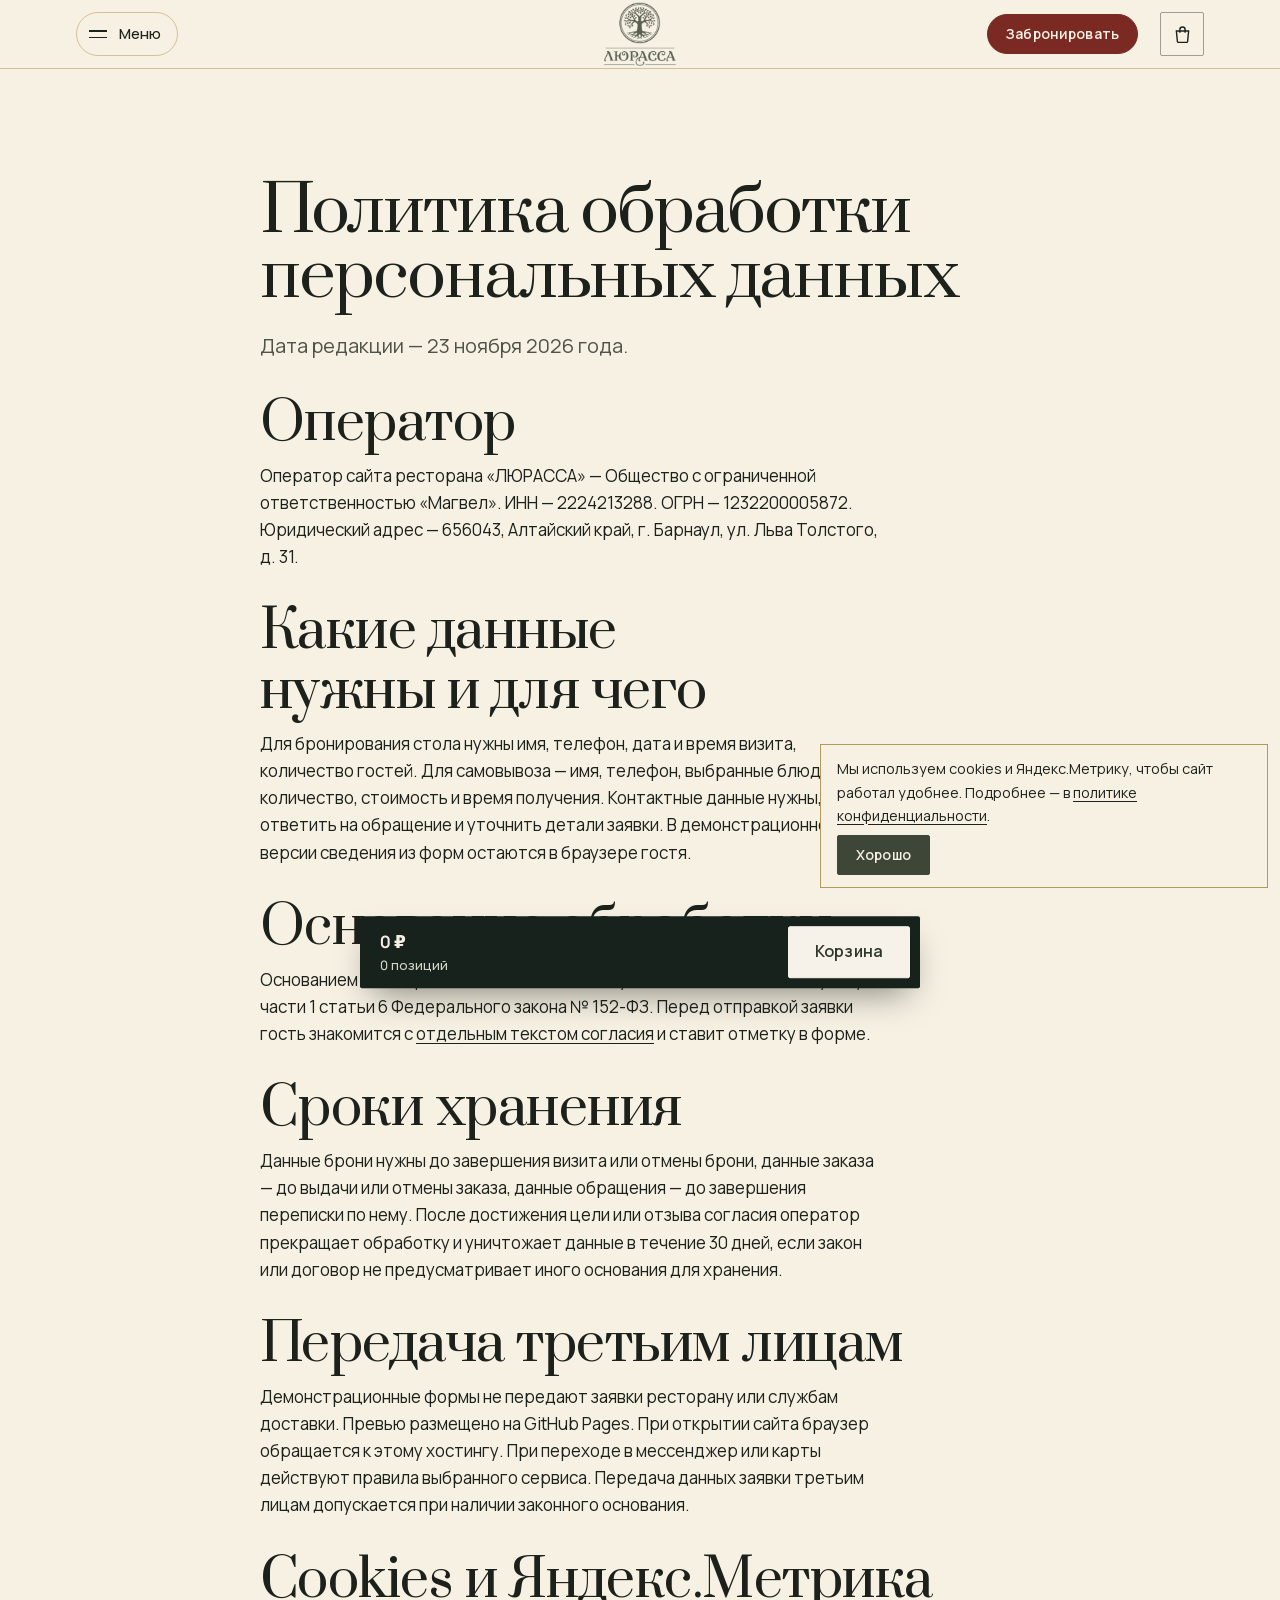
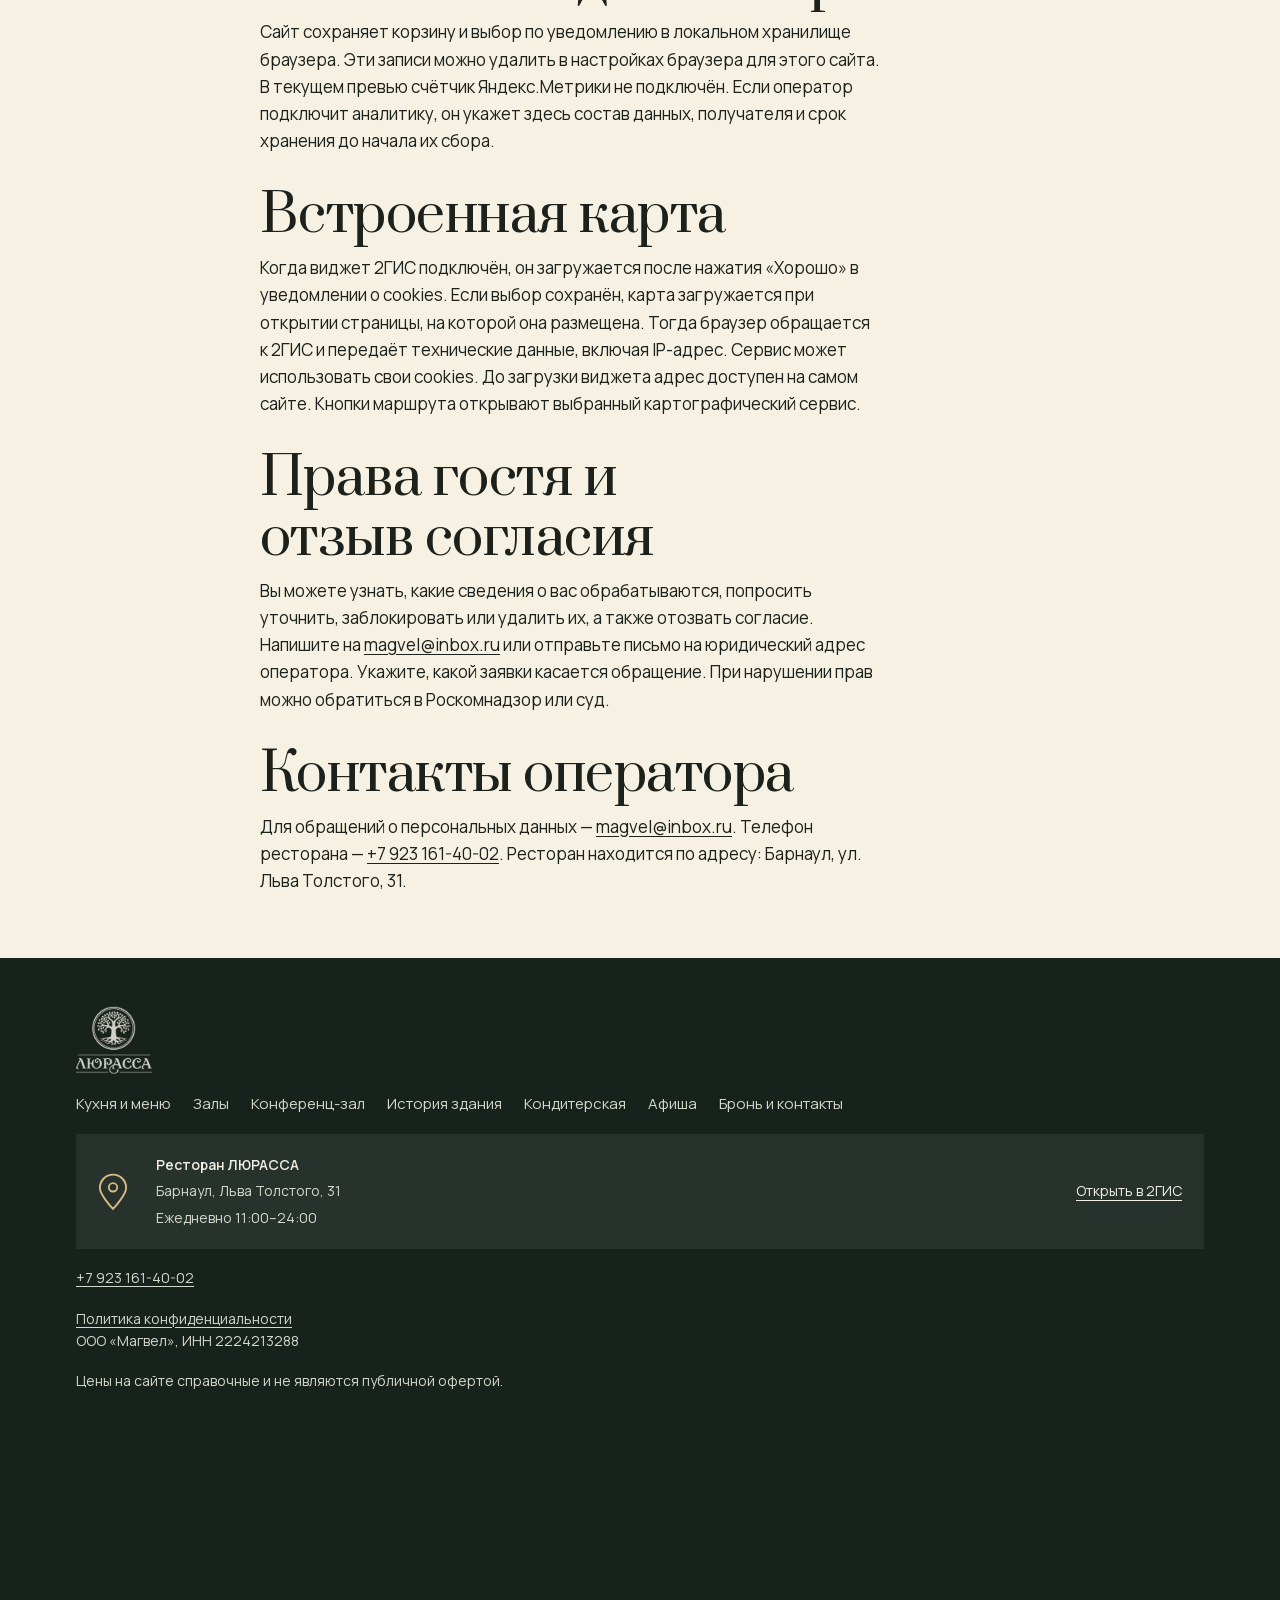
<file: privacy.html>
<!doctype html>
<html lang="ru">
<head>
<meta charset="utf-8">
<meta name="viewport" content="width=device-width, initial-scale=1, viewport-fit=cover">
<title>Политика обработки персональных данных — ЛЮРАССА, Барнаул</title>
<meta name="description" content="Политика обработки персональных данных на сайте ресторана «ЛЮРАССА».">
<link rel="canonical" href="https://lurassa.ru/privacy.html">
<!-- УБРАТЬ ПРИ ПЕРЕЕЗДЕ НА lurassa.ru -->
<meta name="robots" content="noindex, nofollow">
<meta property="og:type" content="website">
<meta property="og:title" content="Политика обработки персональных данных — ЛЮРАССА, Барнаул">
<meta property="og:description" content="Политика обработки персональных данных на сайте ресторана «ЛЮРАССА».">
<meta property="og:url" content="https://lurassa.ru/privacy.html">
<meta property="og:image" content="https://lurassa.ru/img/social-cover.jpg">
<meta property="og:image:width" content="1200">
<meta property="og:image:height" content="630">
<meta property="og:image:alt" content="Мятный зал ресторана ЛЮРАССА">
<meta property="og:locale" content="ru_RU">
<meta property="og:site_name" content="ЛЮРАССА">
<meta name="twitter:card" content="summary_large_image">
<script type="application/ld+json">{"@context": "https://schema.org", "@graph": [{"@type": "BreadcrumbList", "itemListElement": [{"@type": "ListItem", "position": 1, "name": "Главная", "item": "https://lurassa.ru/"}, {"@type": "ListItem", "position": 2, "name": "Политика обработки персональных данных", "item": "https://lurassa.ru/privacy.html"}]}]}</script>
<meta name="theme-color" content="#f6f1e3">
<link rel="preload" href="fonts/Prata-400-cyrillic.woff2" as="font" type="font/woff2" crossorigin>
<link rel="stylesheet" href="styles.css?v=1795429054">
<link rel="stylesheet" href="book.css?v=1795429054">
<link rel="stylesheet" href="pages.css?v=1795429054">
<link rel="icon" href="img/logo-tree-gold.png">
<!-- Restoplace start -->
<!-- Restoplace end -->
</head>
<body class="bk page-privacy">

<svg width="0" height="0" style="position:absolute" aria-hidden="true">
  <symbol id="i-bag" viewBox="0 0 24 24"><path d="M5 8h14l-1.2 12.2a1 1 0 0 1-1 .8H7.2a1 1 0 0 1-1-.8L5 8z" fill="none" stroke="currentColor" stroke-width="1.6"/><path d="M9 10V6.5a3 3 0 0 1 6 0V10" fill="none" stroke="currentColor" stroke-width="1.6"/></symbol>
  <symbol id="i-x" viewBox="0 0 24 24"><path d="M5 5l14 14M19 5L5 19" fill="none" stroke="currentColor" stroke-width="1.8"/></symbol>
  <symbol id="i-plus" viewBox="0 0 24 24"><path d="M12 5v14M5 12h14" fill="none" stroke="currentColor" stroke-width="1.8"/></symbol>
  <symbol id="i-arrow" viewBox="0 0 24 24"><path d="M4 12h15M13 6l6 6-6 6" fill="none" stroke="currentColor" stroke-width="1.5"/></symbol>
</svg>
<a class="skip" href="#main">К содержанию</a>
<header class="bk-top">
  <div class="wrap bk-top__in">
    <div class="bk-top__l">
      <button class="menubtn" type="button" aria-expanded="false" aria-controls="ov"><span class="menubtn__i"><i></i><i></i></span><span class="menubtn__t">Меню</span></button>
    </div>
    <a class="bk-logo" href="index.html" aria-label="ЛЮРАССА, на главную"><img src="img/logo-olive.png" alt="" width="400" height="357"></a>
    <div class="bk-top__r">
      <a class="bk-link bk-hide-s" href="tel:+79231614002">+7 923 161-40-02</a>
      <a class="btn btn--red btn--sm restoplace-click-open" href="bron.html">Забронировать</a>
      <button class="cart-btn" type="button" data-open-cart aria-label="Корзина"><svg aria-hidden="true"><use href="#i-bag"/></svg><span class="cart-btn__n"></span></button>
    </div>
  </div>
</header>
<div class="ov" id="ov" hidden>
  <div class="ov__pic" aria-hidden="true"><img src="img/gl-02.webp" alt="" width="800" height="600" loading="lazy"></div>
  <div class="ov__body">
    <nav aria-label="Разделы сайта"><ul class="ov__list"><li><a href="index.html" data-img="img/gl-02.webp">Главная</a></li><li><a href="menu.html" data-img="img/dish-ribeye.webp">Кухня и меню</a></li><li><a href="zaly.html" data-img="img/gl-08.webp">Залы</a></li><li><a href="bankety.html" data-img="img/conference-theatre.webp">Конференц-зал</a></li><li><a href="istoriya.html" data-img="img/archive-store.jpg">История здания</a></li><li><a href="konditerskaya.html" data-img="img/dessert-green.webp">Кондитерская</a></li><li><a href="afisha.html" data-img="img/gl-04.webp">Афиша</a></li><li><a href="bron.html" data-img="img/gl-11.webp">Бронь и контакты</a></li></ul></nav>
    <div class="ov__foot">
      <p class="live" data-live>Барнаул, Льва Толстого, 31 · ежедневно 11:00–24:00</p>
      <p><a href="tel:+79231614002">+7 923 161-40-02</a> · <a href="https://t.me/lurassa_rest" target="_blank" rel="noopener noreferrer">Telegram</a> · <a href="https://vk.com/lurassa_rest" target="_blank" rel="noopener noreferrer">ВКонтакте</a></p>
    </div>
  </div>
</div>
<main id="main">
<article class="wrap phead legal-document">
  <h1>Политика обработки персональных данных</h1>
  <p class="lead">Дата редакции — <time datetime="2026-11-23">23 ноября 2026 года</time>.</p>
    <section><h2>Оператор</h2><p>Оператор сайта ресторана «ЛЮРАССА» — Общество с ограниченной ответственностью «Магвел». ИНН — 2224213288. ОГРН — 1232200005872. Юридический адрес — 656043, Алтайский край, г. Барнаул, ул. Льва Толстого, д. 31.</p></section>
    <section><h2>Какие данные нужны и для чего</h2><p>Для бронирования стола нужны имя, телефон, дата и время визита, количество гостей. Для самовывоза — имя, телефон, выбранные блюда, их количество, стоимость и время получения. Контактные данные нужны, чтобы ответить на обращение и уточнить детали заявки. В демонстрационной версии сведения из форм остаются в браузере гостя.</p></section>
    <section><h2>Основание обработки</h2><p>Основанием для обработки данных заявки служит согласие гостя по пункту 1 части 1 статьи 6 Федерального закона № 152-ФЗ. Перед отправкой заявки гость знакомится с <a href="soglasie.html">отдельным текстом согласия</a> и ставит отметку в форме.</p></section>
    <section><h2>Сроки хранения</h2><p>Данные брони нужны до завершения визита или отмены брони, данные заказа — до выдачи или отмены заказа, данные обращения — до завершения переписки по нему. После достижения цели или отзыва согласия оператор прекращает обработку и уничтожает данные в течение 30 дней, если закон или договор не предусматривает иного основания для хранения.</p></section>
    <section><h2>Передача третьим лицам</h2><p>Демонстрационные формы не передают заявки ресторану или службам доставки. Превью размещено на GitHub Pages. При открытии сайта браузер обращается к этому хостингу. При переходе в мессенджер или карты действуют правила выбранного сервиса. Передача данных заявки третьим лицам допускается при наличии законного основания.</p></section>
    <section><h2>Cookies и Яндекс.Метрика</h2><p>Сайт сохраняет корзину и выбор по уведомлению в локальном хранилище браузера. Эти записи можно удалить в настройках браузера для этого сайта. В текущем превью счётчик Яндекс.Метрики не подключён. Если оператор подключит аналитику, он укажет здесь состав данных, получателя и срок хранения до начала их сбора.</p></section>
    <section><h2>Встроенная карта</h2><p>Когда виджет 2ГИС подключён, он загружается после нажатия «Хорошо» в уведомлении о cookies. Если выбор сохранён, карта загружается при открытии страницы, на которой она размещена. Тогда браузер обращается к 2ГИС и передаёт технические данные, включая IP-адрес. Сервис может использовать свои cookies. До загрузки виджета адрес доступен на самом сайте. Кнопки маршрута открывают выбранный картографический сервис.</p></section>
    <section><h2>Права гостя и отзыв согласия</h2><p>Вы можете узнать, какие сведения о вас обрабатываются, попросить уточнить, заблокировать или удалить их, а также отозвать согласие. Напишите на <a href="mailto:magvel@inbox.ru">magvel@inbox.ru</a> или отправьте письмо на юридический адрес оператора. Укажите, какой заявки касается обращение. При нарушении прав можно обратиться в Роскомнадзор или суд.</p></section>
    <section><h2>Контакты оператора</h2><p>Для обращений о персональных данных — <a href="mailto:magvel@inbox.ru">magvel@inbox.ru</a>. Телефон ресторана — <a href="tel:+79231614002">+7 923 161-40-02</a>. Ресторан находится по адресу: Барнаул, ул. Льва Толстого, 31.</p></section>
</article>

</main>
<footer class="foot">
  <div class="wrap foot__in">
    <img class="foot__wordmark" src="img/logo-cream.png" alt="ЛЮРАССА" width="400" height="357" loading="lazy">
    <nav class="foot__nav" aria-label="Разделы"><a href="menu.html">Кухня и меню</a><a href="zaly.html">Залы</a><a href="bankety.html">Конференц-зал</a><a href="istoriya.html">История здания</a><a href="konditerskaya.html">Кондитерская</a><a href="afisha.html">Афиша</a><a href="bron.html">Бронь и контакты</a></nav>
    <address class="foot__place">
      <svg class="foot__pin" viewBox="0 0 32 40" aria-hidden="true"><path d="M16 38S2 23.3 2 15.5a14 14 0 1 1 28 0C30 23.3 16 38 16 38Z" fill="none" stroke="currentColor" stroke-width="2"/><circle cx="16" cy="15" r="4.5" fill="none" stroke="currentColor" stroke-width="2"/></svg>
      <span class="foot__place-copy"><b>Ресторан ЛЮРАССА</b><span>Барнаул, Льва Толстого, 31</span><span>Ежедневно 11:00–24:00</span></span>
      <a class="foot__map-link" href="https://2gis.ru/barnaul/firm/70000001102581486" target="_blank" rel="noopener noreferrer">Открыть в 2ГИС</a>
    </address>
    <p><a href="tel:+79231614002">+7 923 161-40-02</a></p>
    <p><a href="privacy.html">Политика конфиденциальности</a><br>ООО «Магвел», ИНН 2224213288</p>
    <p>Цены на сайте справочные и не являются публичной офертой.</p>
  </div>
</footer>
<div class="cartbar" role="region" aria-label="Корзина">
  <div class="cartbar__sum"></div>
  <button class="btn" type="button" data-open-cart>Корзина</button>
</div>

<div class="drawer" aria-hidden="true" role="dialog" aria-modal="true" aria-labelledby="cart-title">
  <div class="drawer__bg"></div>
  <div class="drawer__panel">
    <div class="drawer__head"><h2 id="cart-title">Ваш заказ</h2><button class="x" type="button" data-close-cart aria-label="Закрыть корзину"><svg aria-hidden="true"><use href="#i-x"/></svg></button></div>
    <div class="drawer__body"></div>
    <div class="drawer__foot">
      <div class="ways">
        <label><input type="radio" name="way" value="pickup" checked>Самовывоз<small>Льва Толстого, 31</small></label>
        <label><input type="radio" name="way" value="delivery" disabled>Доставка<small>Пока недоступна</small></label>
      </div>
      <div class="total"><span>Итого</span><span></span></div>
      <button class="btn to-checkout" type="button">Оформить</button>
      <form class="checkout">
        <div class="field"><label for="c-name">Имя</label><input id="c-name" name="name" autocomplete="given-name" required></div>
        <div class="field"><label for="c-phone">Телефон</label><input id="c-phone" name="phone" type="tel" inputmode="tel" autocomplete="tel" placeholder="+7 900 000-00-00" required></div>
        <div class="field"><label for="c-time">Время самовывоза</label><input id="c-time" name="pickup_time" type="time" value="19:00" required></div>
        <div class="legal-choice"><input id="pickup-consent" type="checkbox" name="personal_consent" required><label for="pickup-consent">Я даю <a href="soglasie.html" target="_blank" rel="noopener">согласие на обработку персональных данных</a> и принимаю условия <a href="privacy.html" target="_blank" rel="noopener">политики</a></label></div>
        <button class="btn" type="submit">Отправить заказ</button>
      </form>
      <p class="checkout-ok" hidden><b>Демо-версия заказа.</b> Заказ никуда не отправлен. Чтобы оформить самовывоз, позвоните по номеру <a href="tel:+79231614002">+7 923 161-40-02</a>.</p>
    </div>
  </div>
</div>

<script src="menu-data.js?v=1795429054"></script>
<script src="app.js?v=1795429054"></script>
<script src="site.js?v=1795429054"></script>
<script src="dish.js?v=1795429054"></script>
</body>
</html>
</file>
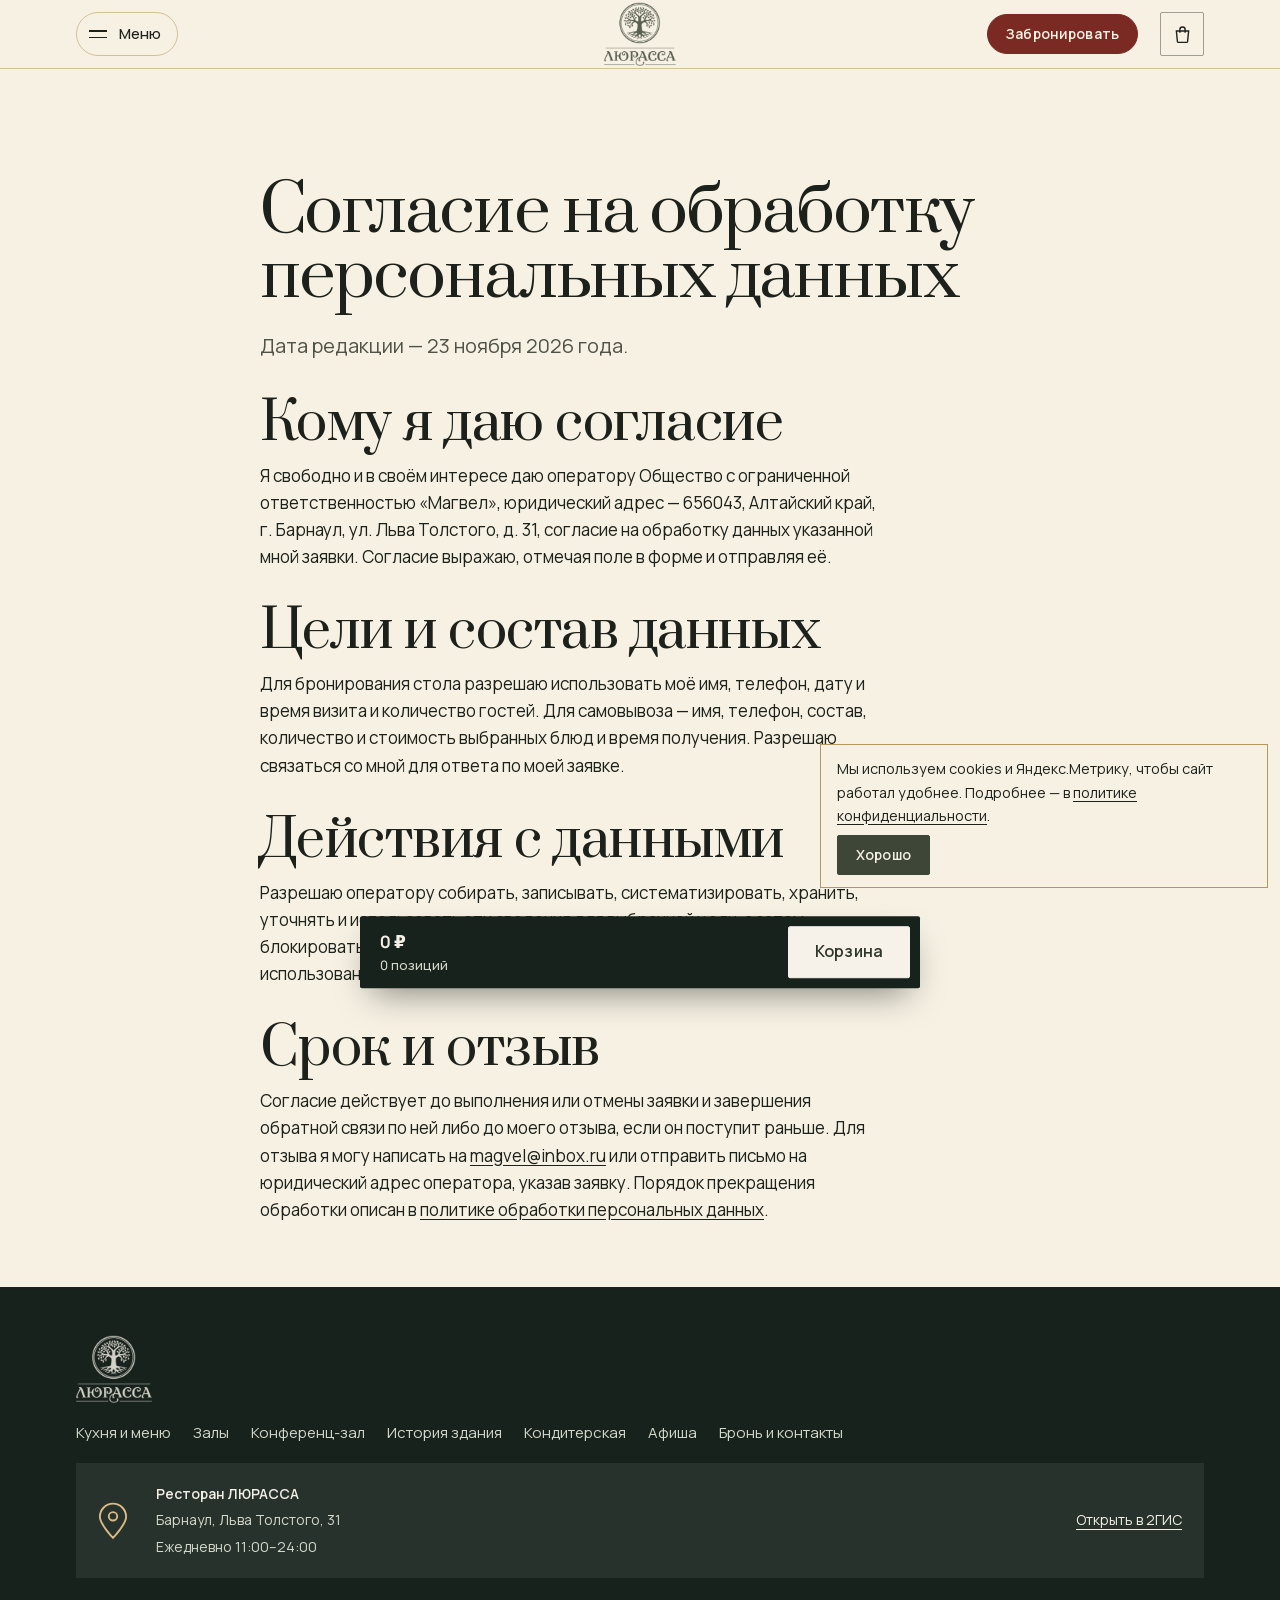
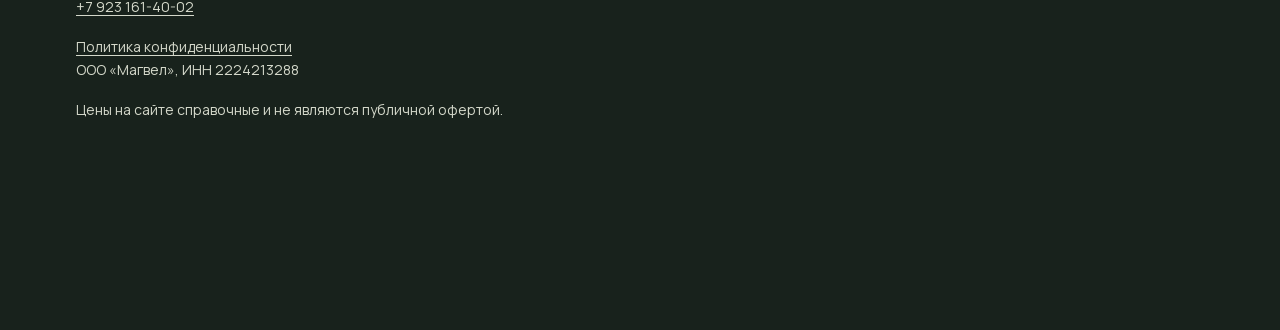
<file: soglasie.html>
<!doctype html>
<html lang="ru">
<head>
<meta charset="utf-8">
<meta name="viewport" content="width=device-width, initial-scale=1, viewport-fit=cover">
<title>Согласие на обработку персональных данных — ЛЮРАССА, Барнаул</title>
<meta name="description" content="Согласие на обработку персональных данных на сайте ресторана «ЛЮРАССА».">
<link rel="canonical" href="https://lurassa.ru/soglasie.html">
<!-- УБРАТЬ ПРИ ПЕРЕЕЗДЕ НА lurassa.ru -->
<meta name="robots" content="noindex, nofollow">
<meta property="og:type" content="website">
<meta property="og:title" content="Согласие на обработку персональных данных — ЛЮРАССА, Барнаул">
<meta property="og:description" content="Согласие на обработку персональных данных на сайте ресторана «ЛЮРАССА».">
<meta property="og:url" content="https://lurassa.ru/soglasie.html">
<meta property="og:image" content="https://lurassa.ru/img/social-cover.jpg">
<meta property="og:image:width" content="1200">
<meta property="og:image:height" content="630">
<meta property="og:image:alt" content="Мятный зал ресторана ЛЮРАССА">
<meta property="og:locale" content="ru_RU">
<meta property="og:site_name" content="ЛЮРАССА">
<meta name="twitter:card" content="summary_large_image">
<script type="application/ld+json">{"@context": "https://schema.org", "@graph": [{"@type": "BreadcrumbList", "itemListElement": [{"@type": "ListItem", "position": 1, "name": "Главная", "item": "https://lurassa.ru/"}, {"@type": "ListItem", "position": 2, "name": "Согласие на обработку персональных данных", "item": "https://lurassa.ru/soglasie.html"}]}]}</script>
<meta name="theme-color" content="#f6f1e3">
<link rel="preload" href="fonts/Prata-400-cyrillic.woff2" as="font" type="font/woff2" crossorigin>
<link rel="stylesheet" href="styles.css?v=1795429054">
<link rel="stylesheet" href="book.css?v=1795429054">
<link rel="stylesheet" href="pages.css?v=1795429054">
<link rel="icon" href="img/logo-tree-gold.png">
<!-- Restoplace start -->
<!-- Restoplace end -->
</head>
<body class="bk page-soglasie">

<svg width="0" height="0" style="position:absolute" aria-hidden="true">
  <symbol id="i-bag" viewBox="0 0 24 24"><path d="M5 8h14l-1.2 12.2a1 1 0 0 1-1 .8H7.2a1 1 0 0 1-1-.8L5 8z" fill="none" stroke="currentColor" stroke-width="1.6"/><path d="M9 10V6.5a3 3 0 0 1 6 0V10" fill="none" stroke="currentColor" stroke-width="1.6"/></symbol>
  <symbol id="i-x" viewBox="0 0 24 24"><path d="M5 5l14 14M19 5L5 19" fill="none" stroke="currentColor" stroke-width="1.8"/></symbol>
  <symbol id="i-plus" viewBox="0 0 24 24"><path d="M12 5v14M5 12h14" fill="none" stroke="currentColor" stroke-width="1.8"/></symbol>
  <symbol id="i-arrow" viewBox="0 0 24 24"><path d="M4 12h15M13 6l6 6-6 6" fill="none" stroke="currentColor" stroke-width="1.5"/></symbol>
</svg>
<a class="skip" href="#main">К содержанию</a>
<header class="bk-top">
  <div class="wrap bk-top__in">
    <div class="bk-top__l">
      <button class="menubtn" type="button" aria-expanded="false" aria-controls="ov"><span class="menubtn__i"><i></i><i></i></span><span class="menubtn__t">Меню</span></button>
    </div>
    <a class="bk-logo" href="index.html" aria-label="ЛЮРАССА, на главную"><img src="img/logo-olive.png" alt="" width="400" height="357"></a>
    <div class="bk-top__r">
      <a class="bk-link bk-hide-s" href="tel:+79231614002">+7 923 161-40-02</a>
      <a class="btn btn--red btn--sm restoplace-click-open" href="bron.html">Забронировать</a>
      <button class="cart-btn" type="button" data-open-cart aria-label="Корзина"><svg aria-hidden="true"><use href="#i-bag"/></svg><span class="cart-btn__n"></span></button>
    </div>
  </div>
</header>
<div class="ov" id="ov" hidden>
  <div class="ov__pic" aria-hidden="true"><img src="img/gl-02.webp" alt="" width="800" height="600" loading="lazy"></div>
  <div class="ov__body">
    <nav aria-label="Разделы сайта"><ul class="ov__list"><li><a href="index.html" data-img="img/gl-02.webp">Главная</a></li><li><a href="menu.html" data-img="img/dish-ribeye.webp">Кухня и меню</a></li><li><a href="zaly.html" data-img="img/gl-08.webp">Залы</a></li><li><a href="bankety.html" data-img="img/conference-theatre.webp">Конференц-зал</a></li><li><a href="istoriya.html" data-img="img/archive-store.jpg">История здания</a></li><li><a href="konditerskaya.html" data-img="img/dessert-green.webp">Кондитерская</a></li><li><a href="afisha.html" data-img="img/gl-04.webp">Афиша</a></li><li><a href="bron.html" data-img="img/gl-11.webp">Бронь и контакты</a></li></ul></nav>
    <div class="ov__foot">
      <p class="live" data-live>Барнаул, Льва Толстого, 31 · ежедневно 11:00–24:00</p>
      <p><a href="tel:+79231614002">+7 923 161-40-02</a> · <a href="https://t.me/lurassa_rest" target="_blank" rel="noopener noreferrer">Telegram</a> · <a href="https://vk.com/lurassa_rest" target="_blank" rel="noopener noreferrer">ВКонтакте</a></p>
    </div>
  </div>
</div>
<main id="main">
<article class="wrap phead legal-document">
  <h1>Согласие на обработку персональных данных</h1>
  <p class="lead">Дата редакции — <time datetime="2026-11-23">23 ноября 2026 года</time>.</p>
    <section><h2>Кому я даю согласие</h2><p>Я свободно и в своём интересе даю оператору Общество с ограниченной ответственностью «Магвел», юридический адрес — 656043, Алтайский край, г. Барнаул, ул. Льва Толстого, д. 31, согласие на обработку данных указанной мной заявки. Согласие выражаю, отмечая поле в форме и отправляя её.</p></section>
    <section><h2>Цели и состав данных</h2><p>Для бронирования стола разрешаю использовать моё имя, телефон, дату и время визита и количество гостей. Для самовывоза — имя, телефон, состав, количество и стоимость выбранных блюд и время получения. Разрешаю связаться со мной для ответа по моей заявке.</p></section>
    <section><h2>Действия с данными</h2><p>Разрешаю оператору собирать, записывать, систематизировать, хранить, уточнять и использовать эти сведения для выбранной цели, а затем блокировать, удалять и уничтожать их. Обработка может выполняться с использованием средств автоматизации и без них.</p></section>
    <section><h2>Срок и отзыв</h2><p>Согласие действует до выполнения или отмены заявки и завершения обратной связи по ней либо до моего отзыва, если он поступит раньше. Для отзыва я могу написать на <a href="mailto:magvel@inbox.ru">magvel@inbox.ru</a> или отправить письмо на юридический адрес оператора, указав заявку. Порядок прекращения обработки описан в <a href="privacy.html">политике обработки персональных данных</a>.</p></section>
</article>

</main>
<footer class="foot">
  <div class="wrap foot__in">
    <img class="foot__wordmark" src="img/logo-cream.png" alt="ЛЮРАССА" width="400" height="357" loading="lazy">
    <nav class="foot__nav" aria-label="Разделы"><a href="menu.html">Кухня и меню</a><a href="zaly.html">Залы</a><a href="bankety.html">Конференц-зал</a><a href="istoriya.html">История здания</a><a href="konditerskaya.html">Кондитерская</a><a href="afisha.html">Афиша</a><a href="bron.html">Бронь и контакты</a></nav>
    <address class="foot__place">
      <svg class="foot__pin" viewBox="0 0 32 40" aria-hidden="true"><path d="M16 38S2 23.3 2 15.5a14 14 0 1 1 28 0C30 23.3 16 38 16 38Z" fill="none" stroke="currentColor" stroke-width="2"/><circle cx="16" cy="15" r="4.5" fill="none" stroke="currentColor" stroke-width="2"/></svg>
      <span class="foot__place-copy"><b>Ресторан ЛЮРАССА</b><span>Барнаул, Льва Толстого, 31</span><span>Ежедневно 11:00–24:00</span></span>
      <a class="foot__map-link" href="https://2gis.ru/barnaul/firm/70000001102581486" target="_blank" rel="noopener noreferrer">Открыть в 2ГИС</a>
    </address>
    <p><a href="tel:+79231614002">+7 923 161-40-02</a></p>
    <p><a href="privacy.html">Политика конфиденциальности</a><br>ООО «Магвел», ИНН 2224213288</p>
    <p>Цены на сайте справочные и не являются публичной офертой.</p>
  </div>
</footer>
<div class="cartbar" role="region" aria-label="Корзина">
  <div class="cartbar__sum"></div>
  <button class="btn" type="button" data-open-cart>Корзина</button>
</div>

<div class="drawer" aria-hidden="true" role="dialog" aria-modal="true" aria-labelledby="cart-title">
  <div class="drawer__bg"></div>
  <div class="drawer__panel">
    <div class="drawer__head"><h2 id="cart-title">Ваш заказ</h2><button class="x" type="button" data-close-cart aria-label="Закрыть корзину"><svg aria-hidden="true"><use href="#i-x"/></svg></button></div>
    <div class="drawer__body"></div>
    <div class="drawer__foot">
      <div class="ways">
        <label><input type="radio" name="way" value="pickup" checked>Самовывоз<small>Льва Толстого, 31</small></label>
        <label><input type="radio" name="way" value="delivery" disabled>Доставка<small>Пока недоступна</small></label>
      </div>
      <div class="total"><span>Итого</span><span></span></div>
      <button class="btn to-checkout" type="button">Оформить</button>
      <form class="checkout">
        <div class="field"><label for="c-name">Имя</label><input id="c-name" name="name" autocomplete="given-name" required></div>
        <div class="field"><label for="c-phone">Телефон</label><input id="c-phone" name="phone" type="tel" inputmode="tel" autocomplete="tel" placeholder="+7 900 000-00-00" required></div>
        <div class="field"><label for="c-time">Время самовывоза</label><input id="c-time" name="pickup_time" type="time" value="19:00" required></div>
        <div class="legal-choice"><input id="pickup-consent" type="checkbox" name="personal_consent" required><label for="pickup-consent">Я даю <a href="soglasie.html" target="_blank" rel="noopener">согласие на обработку персональных данных</a> и принимаю условия <a href="privacy.html" target="_blank" rel="noopener">политики</a></label></div>
        <button class="btn" type="submit">Отправить заказ</button>
      </form>
      <p class="checkout-ok" hidden><b>Демо-версия заказа.</b> Заказ никуда не отправлен. Чтобы оформить самовывоз, позвоните по номеру <a href="tel:+79231614002">+7 923 161-40-02</a>.</p>
    </div>
  </div>
</div>

<script src="menu-data.js?v=1795429054"></script>
<script src="app.js?v=1795429054"></script>
<script src="site.js?v=1795429054"></script>
<script src="dish.js?v=1795429054"></script>
</body>
</html>
</file>
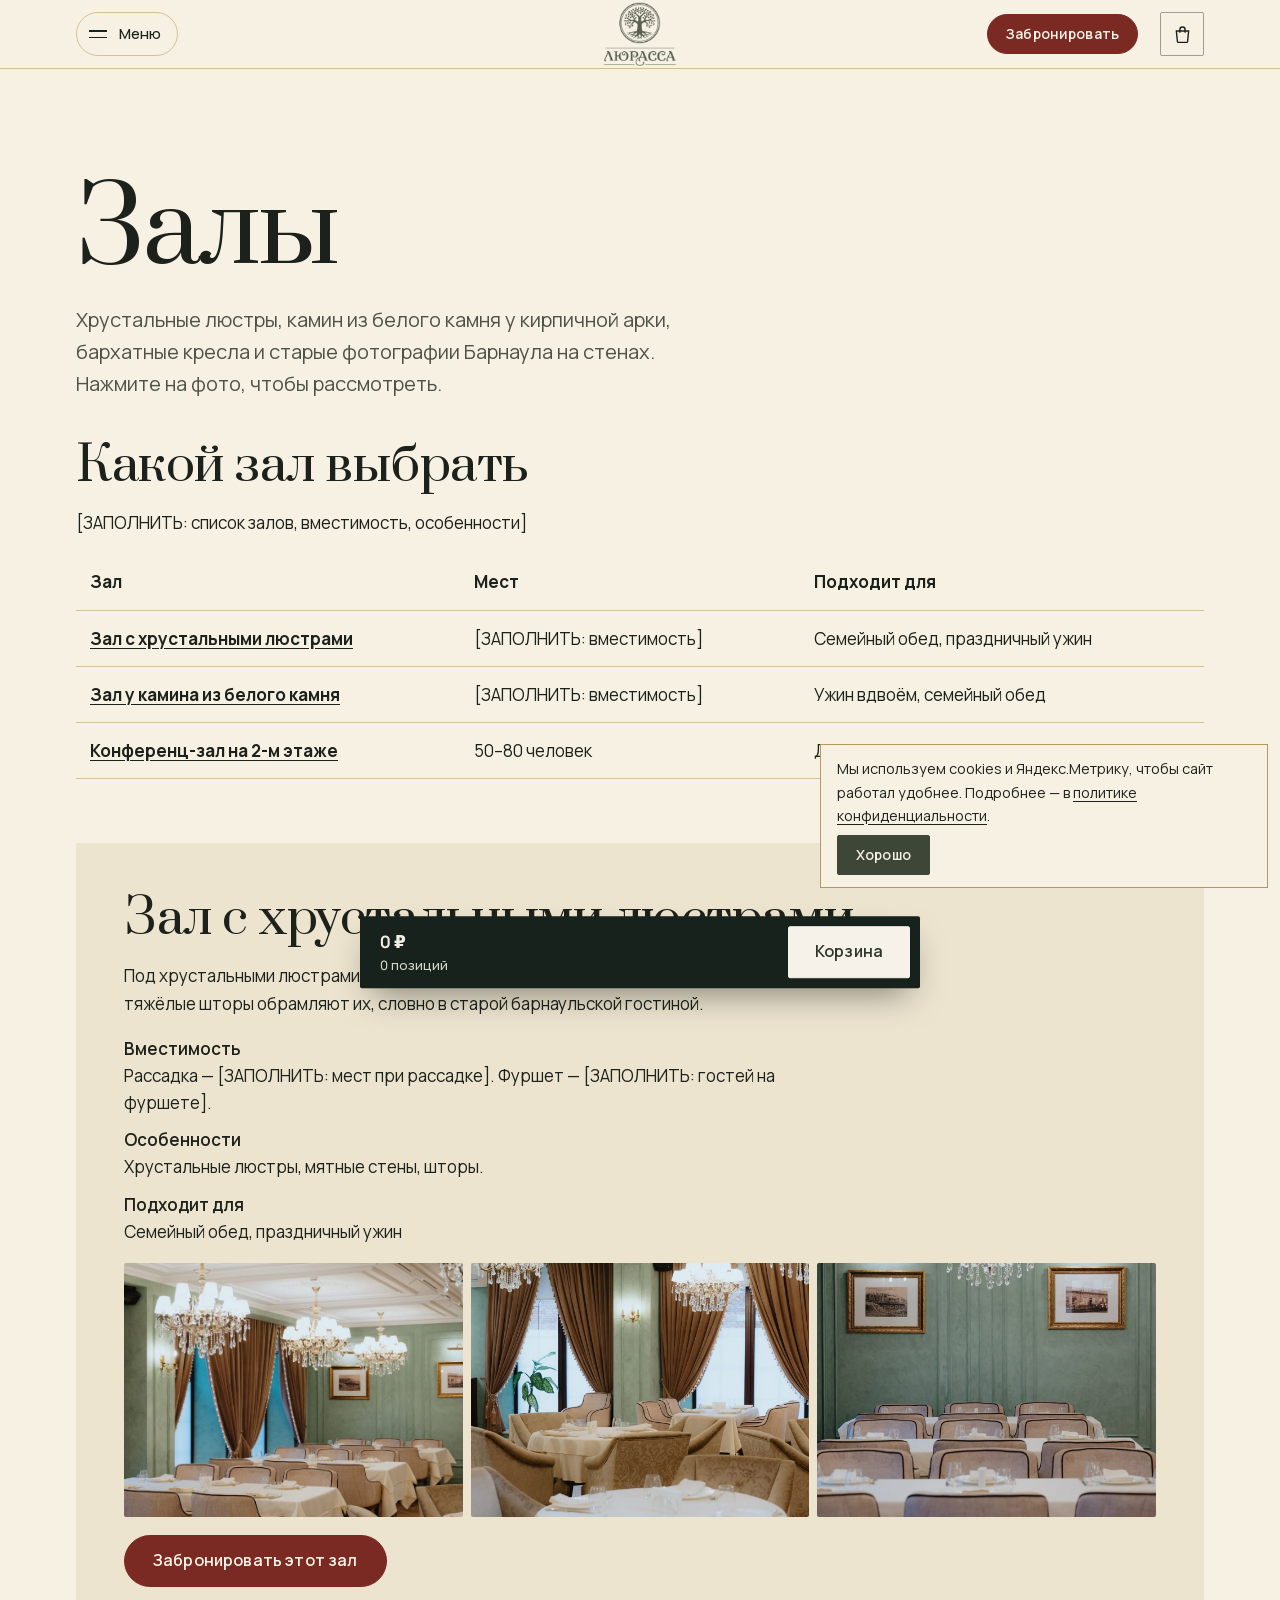
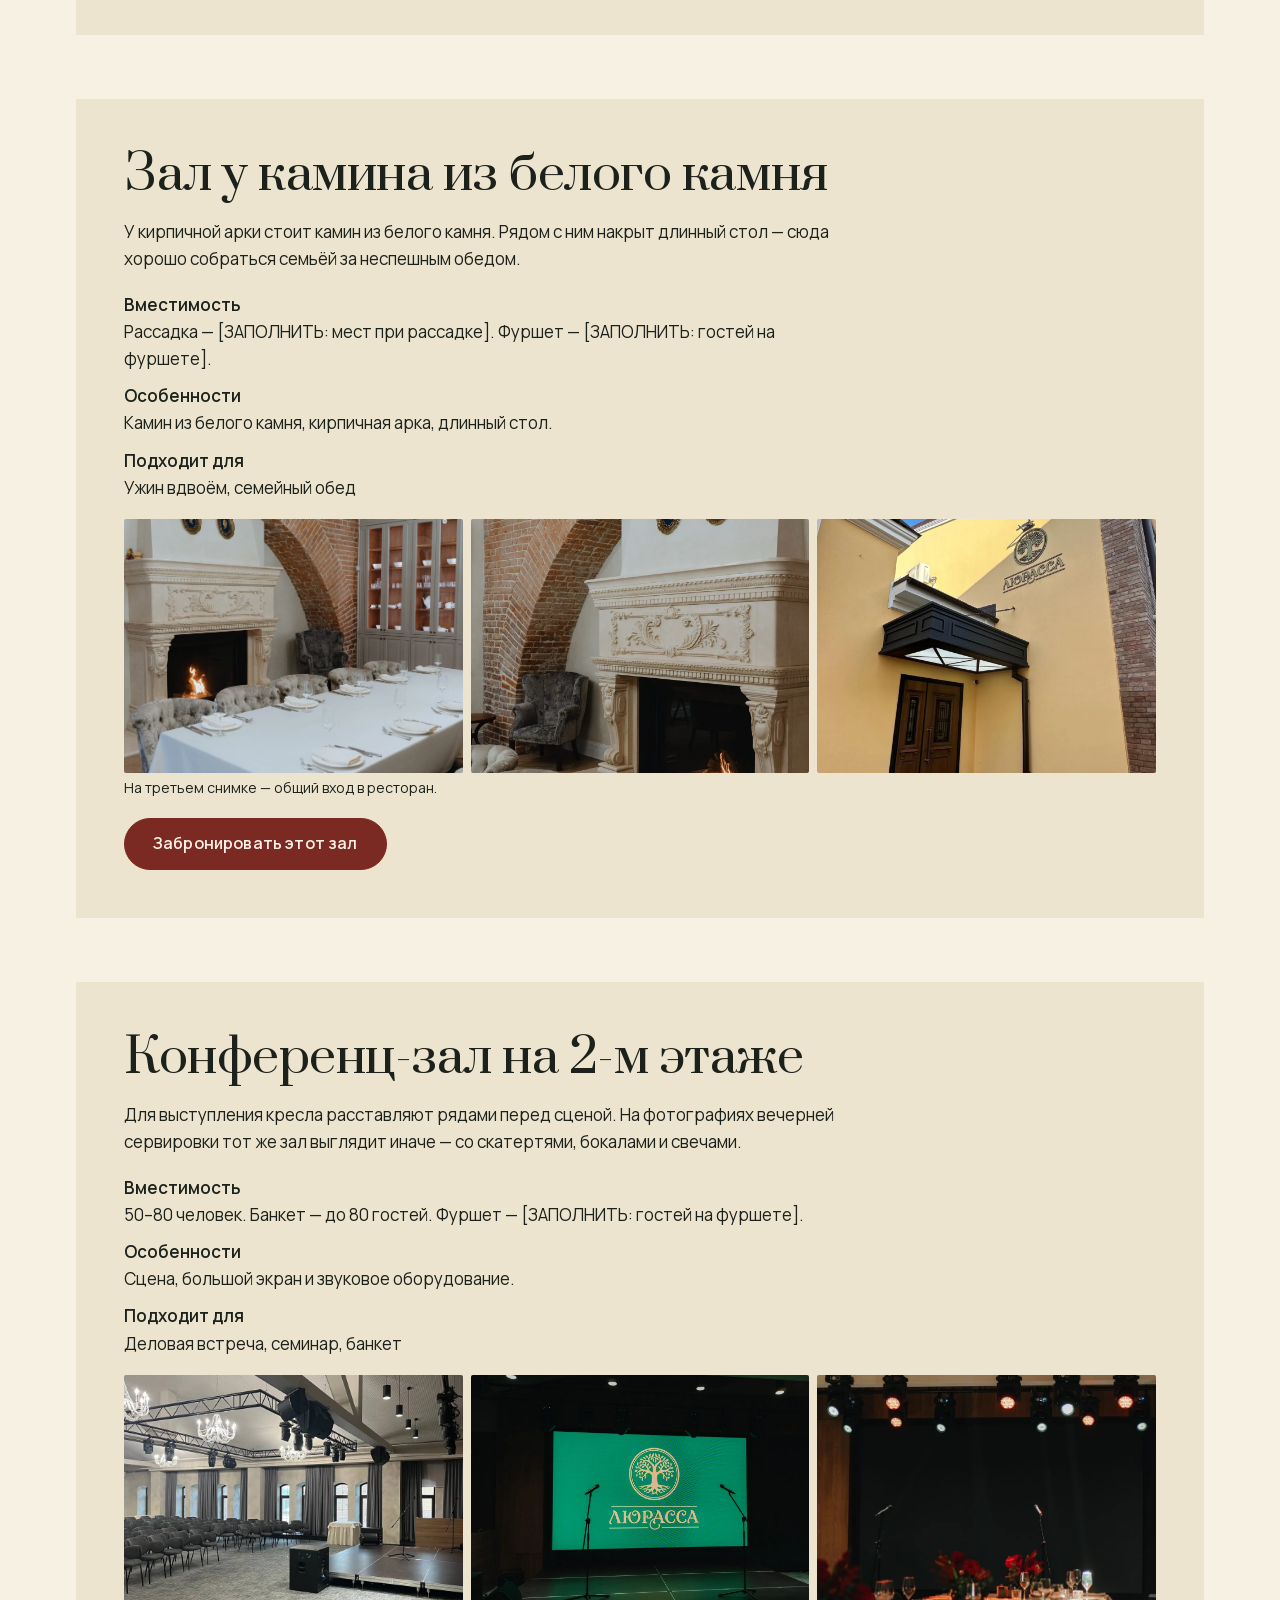
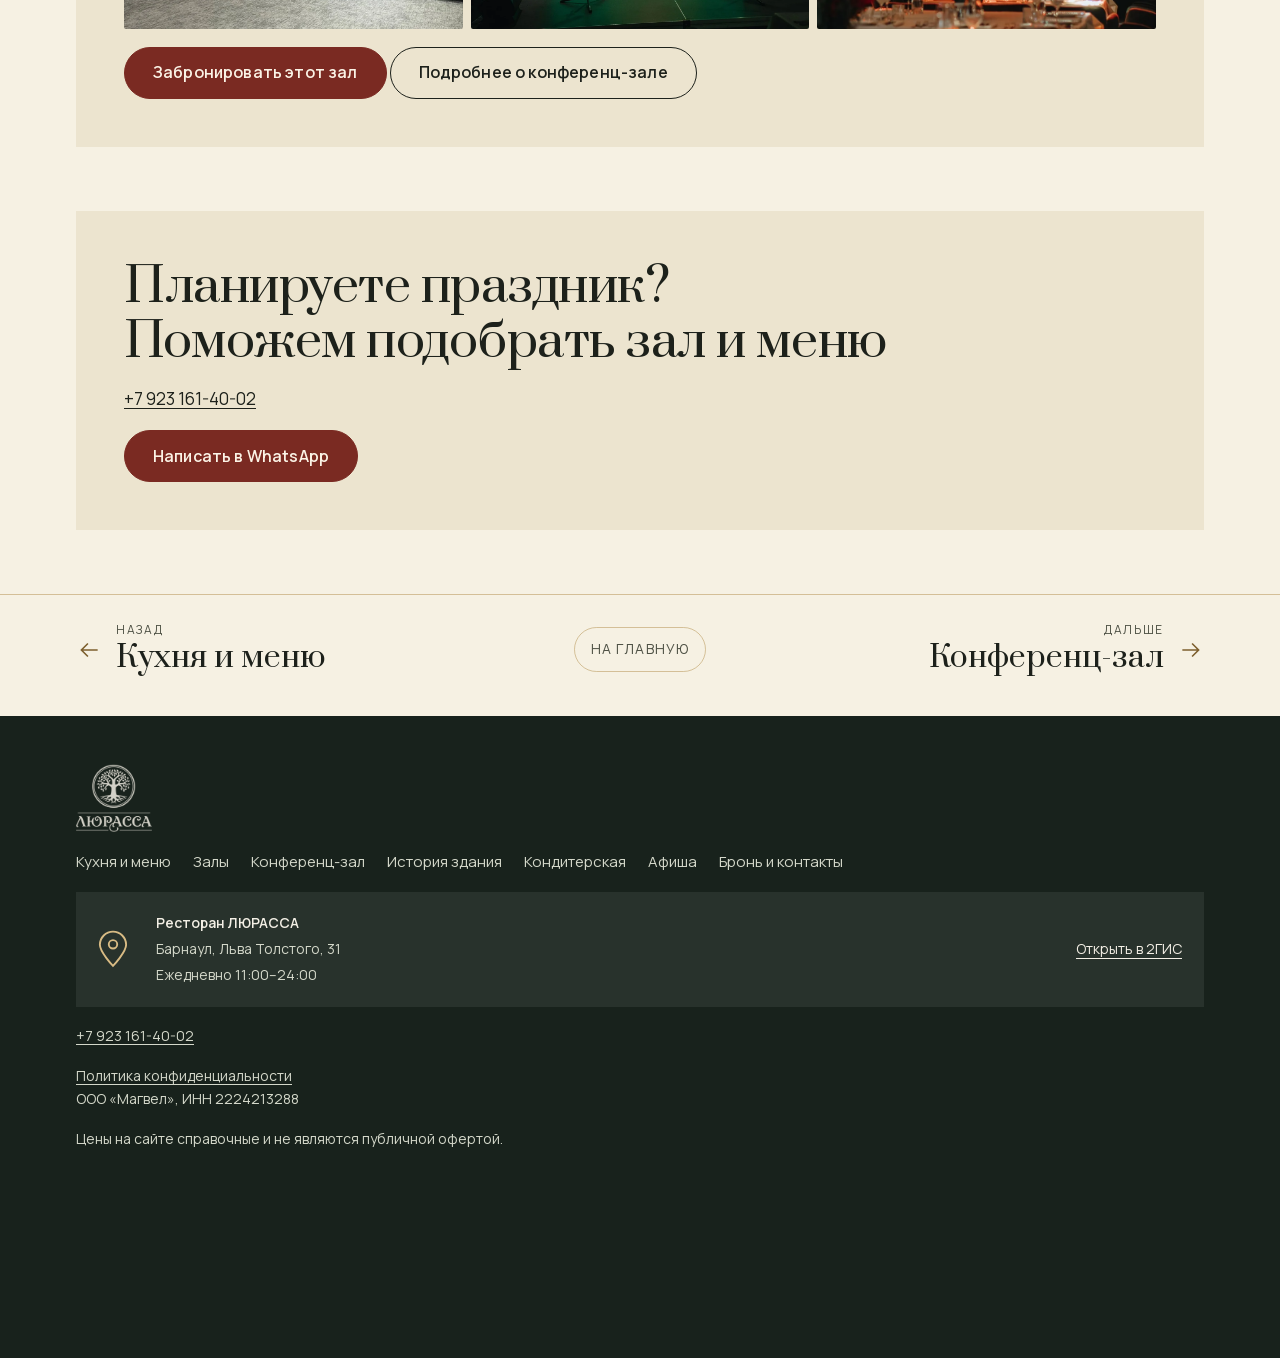
<file: zaly.html>
<!doctype html>
<html lang="ru">
<head>
<meta charset="utf-8">
<meta name="viewport" content="width=device-width, initial-scale=1, viewport-fit=cover">
<title>Залы — ЛЮРАССА, Барнаул</title>
<meta name="description" content="Залы ресторана ЛЮРАССА: хрустальные люстры, камин, конференц-зал на втором этаже.">
<link rel="canonical" href="https://lurassa.ru/zaly.html">
<!-- УБРАТЬ ПРИ ПЕРЕЕЗДЕ НА lurassa.ru -->
<meta name="robots" content="noindex, nofollow">
<meta property="og:type" content="website">
<meta property="og:title" content="Залы — ЛЮРАССА, Барнаул">
<meta property="og:description" content="Залы ресторана ЛЮРАССА: хрустальные люстры, камин, конференц-зал на втором этаже.">
<meta property="og:url" content="https://lurassa.ru/zaly.html">
<meta property="og:image" content="https://lurassa.ru/img/social-cover.jpg">
<meta property="og:image:width" content="1200">
<meta property="og:image:height" content="630">
<meta property="og:image:alt" content="Мятный зал ресторана ЛЮРАССА">
<meta property="og:locale" content="ru_RU">
<meta property="og:site_name" content="ЛЮРАССА">
<meta name="twitter:card" content="summary_large_image">
<script type="application/ld+json">{"@context": "https://schema.org", "@graph": [{"@type": "BreadcrumbList", "itemListElement": [{"@type": "ListItem", "position": 1, "name": "Главная", "item": "https://lurassa.ru/"}, {"@type": "ListItem", "position": 2, "name": "Залы", "item": "https://lurassa.ru/zaly.html"}]}]}</script>
<meta name="theme-color" content="#f6f1e3">
<link rel="preload" href="fonts/Prata-400-cyrillic.woff2" as="font" type="font/woff2" crossorigin>
<link rel="stylesheet" href="styles.css?v=1795429054">
<link rel="stylesheet" href="book.css?v=1795429054">
<link rel="stylesheet" href="pages.css?v=1795429054">
<link rel="icon" href="img/logo-tree-gold.png">
<!-- Restoplace start -->
<!-- Restoplace end -->
</head>
<body class="bk page-zaly">

<svg width="0" height="0" style="position:absolute" aria-hidden="true">
  <symbol id="i-bag" viewBox="0 0 24 24"><path d="M5 8h14l-1.2 12.2a1 1 0 0 1-1 .8H7.2a1 1 0 0 1-1-.8L5 8z" fill="none" stroke="currentColor" stroke-width="1.6"/><path d="M9 10V6.5a3 3 0 0 1 6 0V10" fill="none" stroke="currentColor" stroke-width="1.6"/></symbol>
  <symbol id="i-x" viewBox="0 0 24 24"><path d="M5 5l14 14M19 5L5 19" fill="none" stroke="currentColor" stroke-width="1.8"/></symbol>
  <symbol id="i-plus" viewBox="0 0 24 24"><path d="M12 5v14M5 12h14" fill="none" stroke="currentColor" stroke-width="1.8"/></symbol>
  <symbol id="i-arrow" viewBox="0 0 24 24"><path d="M4 12h15M13 6l6 6-6 6" fill="none" stroke="currentColor" stroke-width="1.5"/></symbol>
</svg>
<a class="skip" href="#main">К содержанию</a>
<header class="bk-top">
  <div class="wrap bk-top__in">
    <div class="bk-top__l">
      <button class="menubtn" type="button" aria-expanded="false" aria-controls="ov"><span class="menubtn__i"><i></i><i></i></span><span class="menubtn__t">Меню</span></button>
    </div>
    <a class="bk-logo" href="index.html" aria-label="ЛЮРАССА, на главную"><img src="img/logo-olive.png" alt="" width="400" height="357"></a>
    <div class="bk-top__r">
      <a class="bk-link bk-hide-s" href="tel:+79231614002">+7 923 161-40-02</a>
      <a class="btn btn--red btn--sm restoplace-click-open" href="bron.html">Забронировать</a>
      <button class="cart-btn" type="button" data-open-cart aria-label="Корзина"><svg aria-hidden="true"><use href="#i-bag"/></svg><span class="cart-btn__n"></span></button>
    </div>
  </div>
</header>
<div class="ov" id="ov" hidden>
  <div class="ov__pic" aria-hidden="true"><img src="img/gl-08.webp" alt="" width="800" height="600" loading="lazy"></div>
  <div class="ov__body">
    <nav aria-label="Разделы сайта"><ul class="ov__list"><li><a href="index.html" data-img="img/gl-02.webp">Главная</a></li><li><a href="menu.html" data-img="img/dish-ribeye.webp">Кухня и меню</a></li><li><a href="zaly.html" data-img="img/gl-08.webp" aria-current="page">Залы</a></li><li><a href="bankety.html" data-img="img/conference-theatre.webp">Конференц-зал</a></li><li><a href="istoriya.html" data-img="img/archive-store.jpg">История здания</a></li><li><a href="konditerskaya.html" data-img="img/dessert-green.webp">Кондитерская</a></li><li><a href="afisha.html" data-img="img/gl-04.webp">Афиша</a></li><li><a href="bron.html" data-img="img/gl-11.webp">Бронь и контакты</a></li></ul></nav>
    <div class="ov__foot">
      <p class="live" data-live>Барнаул, Льва Толстого, 31 · ежедневно 11:00–24:00</p>
      <p><a href="tel:+79231614002">+7 923 161-40-02</a> · <a href="https://t.me/lurassa_rest" target="_blank" rel="noopener noreferrer">Telegram</a> · <a href="https://vk.com/lurassa_rest" target="_blank" rel="noopener noreferrer">ВКонтакте</a></p>
    </div>
  </div>
</div>
<main id="main">
<section class="phead">
    <div class="wrap">
      <h1>Залы</h1>
      <p class="lead">Хрустальные люстры, камин из белого камня у кирпичной арки, бархатные кресла и старые фотографии Барнаула на стенах. Нажмите на фото, чтобы рассмотреть.</p>
    </div>
  </section>
  <div class="wrap halls">
    <section aria-labelledby="compare-halls">
      <h2 id="compare-halls">Какой зал выбрать</h2>
      <p>[ЗАПОЛНИТЬ: список залов, вместимость, особенности]</p>
      <table class="hall-table" aria-labelledby="compare-halls">
        <thead><tr><th scope="col">Зал</th><th scope="col">Мест</th><th scope="col">Подходит для</th></tr></thead>
        <tbody>
          <tr><th scope="row"><a href="#lyustry">Зал с хрустальными люстрами</a></th><td data-label="Мест">[ЗАПОЛНИТЬ: вместимость]</td><td data-label="Подходит для">Семейный обед, праздничный ужин</td></tr>
          <tr><th scope="row"><a href="#kamin">Зал у камина из белого камня</a></th><td data-label="Мест">[ЗАПОЛНИТЬ: вместимость]</td><td data-label="Подходит для">Ужин вдвоём, семейный обед</td></tr>
          <tr><th scope="row"><a href="#konferents">Конференц-зал на 2-м этаже</a></th><td data-label="Мест">50–80 человек</td><td data-label="Подходит для">Деловая встреча, семинар, банкет</td></tr>
        </tbody>
      </table>
    </section>
    <article class="hall-card" id="lyustry">
      <h2>Зал с хрустальными люстрами</h2>
      <p>Под хрустальными люстрами стоят столы с белыми скатертями. Мятные стены и тяжёлые шторы обрамляют их, словно в старой барнаульской гостиной.</p>
      <dl><dt>Вместимость</dt><dd>Рассадка — [ЗАПОЛНИТЬ: мест при рассадке]. Фуршет — [ЗАПОЛНИТЬ: гостей на фуршете].</dd>
        <dt>Особенности</dt><dd>Хрустальные люстры, мятные стены, шторы.</dd>
        <dt>Подходит для</dt><dd>Семейный обед, праздничный ужин</dd></dl>
      <div class="hall-photos">
        <button class="gal__item collage__item" type="button" data-i="0"><img src="img/gl-02.webp" alt="Мятный зал с люстрами и шторами" loading="lazy" width="1800" height="1199"></button>
        <button class="gal__item collage__item" type="button" data-i="1"><img src="img/gl-04.webp" alt="Столы под белыми скатертями у окна" loading="lazy" width="1200" height="1800"></button>
        <button class="gal__item collage__item" type="button" data-i="2"><img src="img/gl-05.webp" alt="Хрустальная люстра над рядами столов" loading="lazy" width="1200" height="1800"></button>
      </div>
      <a class="btn btn--red restoplace-click-open" href="bron.html?zal=%D0%97%D0%B0%D0%BB%20%D1%81%20%D1%85%D1%80%D1%83%D1%81%D1%82%D0%B0%D0%BB%D1%8C%D0%BD%D1%8B%D0%BC%D0%B8%20%D0%BB%D1%8E%D1%81%D1%82%D1%80%D0%B0%D0%BC%D0%B8">Забронировать этот зал</a>
    </article>
    <article class="hall-card" id="kamin">
      <h2>Зал у камина из белого камня</h2>
      <p>У кирпичной арки стоит камин из белого камня. Рядом с ним накрыт длинный стол — сюда хорошо собраться семьёй за неспешным обедом.</p>
      <dl><dt>Вместимость</dt><dd>Рассадка — [ЗАПОЛНИТЬ: мест при рассадке]. Фуршет — [ЗАПОЛНИТЬ: гостей на фуршете].</dd>
        <dt>Особенности</dt><dd>Камин из белого камня, кирпичная арка, длинный стол.</dd>
        <dt>Подходит для</dt><dd>Ужин вдвоём, семейный обед</dd></dl>
      <div class="hall-photos">
        <button class="gal__item collage__item" type="button" data-i="0"><img src="img/gl-11.webp" alt="Длинный стол перед камином" loading="lazy" width="1800" height="1199"></button>
        <button class="gal__item collage__item" type="button" data-i="1"><img src="img/gl-01.webp" alt="Белокаменный камин под кирпичной аркой" loading="lazy" width="1200" height="1800"></button>
        <button class="gal__item collage__item" type="button" data-i="2"><img src="img/facade-door.webp" alt="Общий вход в ресторан с улицы Льва Толстого" loading="lazy" width="1200" height="1600"></button>
      </div>
      <p><small>На третьем снимке — общий вход в ресторан.</small></p>
      <a class="btn btn--red restoplace-click-open" href="bron.html?zal=%D0%97%D0%B0%D0%BB%20%D1%83%20%D0%BA%D0%B0%D0%BC%D0%B8%D0%BD%D0%B0%20%D0%B8%D0%B7%20%D0%B1%D0%B5%D0%BB%D0%BE%D0%B3%D0%BE%20%D0%BA%D0%B0%D0%BC%D0%BD%D1%8F">Забронировать этот зал</a>
    </article>
    <article class="hall-card" id="konferents">
      <h2>Конференц-зал на 2-м этаже</h2>
      <p>Для выступления кресла расставляют рядами перед сценой. На фотографиях вечерней сервировки тот же зал выглядит иначе — со скатертями, бокалами и свечами.</p>
      <dl><dt>Вместимость</dt><dd>50–80 человек. Банкет — до 80 гостей. Фуршет — [ЗАПОЛНИТЬ: гостей на фуршете].</dd>
        <dt>Особенности</dt><dd>Сцена, большой экран и звуковое оборудование.</dd>
        <dt>Подходит для</dt><dd>Деловая встреча, семинар, банкет</dd></dl>
      <div class="hall-photos">
        <button class="gal__item collage__item" type="button" data-i="0"><img src="img/conference-stage.webp" alt="Кресла перед сценой конференц-зала" loading="lazy" width="1280" height="720"></button>
        <button class="gal__item collage__item" type="button" data-i="1"><img src="img/conference-screen.webp" alt="Большой экран на сцене" loading="lazy" width="1450" height="966"></button>
        <button class="gal__item collage__item" type="button" data-i="2"><img src="img/conference-evening.webp" alt="Вечерняя сервировка столов" loading="lazy" width="833" height="1250"></button>
      </div>
      <a class="btn btn--red restoplace-click-open" href="bron.html?zal=%D0%9A%D0%BE%D0%BD%D1%84%D0%B5%D1%80%D0%B5%D0%BD%D1%86-%D0%B7%D0%B0%D0%BB%20%D0%BD%D0%B0%202-%D0%BC%20%D1%8D%D1%82%D0%B0%D0%B6%D0%B5">Забронировать этот зал</a>
      <a class="btn btn--ink" href="bankety.html">Подробнее о конференц-зале</a>
    </article>
    <!-- Укажите HTTPS-ссылку на 3D-тур или видео в data-tour-url. -->
    <section data-tour-url="" hidden><h2>Виртуальная прогулка</h2><a class="btn btn--ink">Посмотреть зал</a></section>
    <section class="hall-card"><h2>Планируете праздник? Поможем подобрать зал и меню</h2>
      <p><a href="tel:+79231614002">+7 923 161-40-02</a></p>
      <a class="btn btn--red" href="https://wa.me/79231614002" target="_blank" rel="noopener noreferrer">Написать в WhatsApp</a>
    </section>
  </div>
<nav class="pager" aria-label="Соседние разделы">
  <div class="wrap pager__in">
    <a class="pager__a pager__prev" href="menu.html"><svg aria-hidden="true"><use href="#i-arrow"/></svg><span><small>Назад</small>Кухня и меню</span></a>
    <a class="pager__home" href="index.html">На главную</a>
    <a class="pager__a pager__next" href="bankety.html"><span><small>Дальше</small>Конференц-зал</span><svg aria-hidden="true"><use href="#i-arrow"/></svg></a>
  </div>
</nav>
</main>
<footer class="foot">
  <div class="wrap foot__in">
    <img class="foot__wordmark" src="img/logo-cream.png" alt="ЛЮРАССА" width="400" height="357" loading="lazy">
    <nav class="foot__nav" aria-label="Разделы"><a href="menu.html">Кухня и меню</a><a href="zaly.html">Залы</a><a href="bankety.html">Конференц-зал</a><a href="istoriya.html">История здания</a><a href="konditerskaya.html">Кондитерская</a><a href="afisha.html">Афиша</a><a href="bron.html">Бронь и контакты</a></nav>
    <address class="foot__place">
      <svg class="foot__pin" viewBox="0 0 32 40" aria-hidden="true"><path d="M16 38S2 23.3 2 15.5a14 14 0 1 1 28 0C30 23.3 16 38 16 38Z" fill="none" stroke="currentColor" stroke-width="2"/><circle cx="16" cy="15" r="4.5" fill="none" stroke="currentColor" stroke-width="2"/></svg>
      <span class="foot__place-copy"><b>Ресторан ЛЮРАССА</b><span>Барнаул, Льва Толстого, 31</span><span>Ежедневно 11:00–24:00</span></span>
      <a class="foot__map-link" href="https://2gis.ru/barnaul/firm/70000001102581486" target="_blank" rel="noopener noreferrer">Открыть в 2ГИС</a>
    </address>
    <p><a href="tel:+79231614002">+7 923 161-40-02</a></p>
    <p><a href="privacy.html">Политика конфиденциальности</a><br>ООО «Магвел», ИНН 2224213288</p>
    <p>Цены на сайте справочные и не являются публичной офертой.</p>
  </div>
</footer>
<div class="cartbar" role="region" aria-label="Корзина">
  <div class="cartbar__sum"></div>
  <button class="btn" type="button" data-open-cart>Корзина</button>
</div>

<div class="drawer" aria-hidden="true" role="dialog" aria-modal="true" aria-labelledby="cart-title">
  <div class="drawer__bg"></div>
  <div class="drawer__panel">
    <div class="drawer__head"><h2 id="cart-title">Ваш заказ</h2><button class="x" type="button" data-close-cart aria-label="Закрыть корзину"><svg aria-hidden="true"><use href="#i-x"/></svg></button></div>
    <div class="drawer__body"></div>
    <div class="drawer__foot">
      <div class="ways">
        <label><input type="radio" name="way" value="pickup" checked>Самовывоз<small>Льва Толстого, 31</small></label>
        <label><input type="radio" name="way" value="delivery" disabled>Доставка<small>Пока недоступна</small></label>
      </div>
      <div class="total"><span>Итого</span><span></span></div>
      <button class="btn to-checkout" type="button">Оформить</button>
      <form class="checkout">
        <div class="field"><label for="c-name">Имя</label><input id="c-name" name="name" autocomplete="given-name" required></div>
        <div class="field"><label for="c-phone">Телефон</label><input id="c-phone" name="phone" type="tel" inputmode="tel" autocomplete="tel" placeholder="+7 900 000-00-00" required></div>
        <div class="field"><label for="c-time">Время самовывоза</label><input id="c-time" name="pickup_time" type="time" value="19:00" required></div>
        <div class="legal-choice"><input id="pickup-consent" type="checkbox" name="personal_consent" required><label for="pickup-consent">Я даю <a href="soglasie.html" target="_blank" rel="noopener">согласие на обработку персональных данных</a> и принимаю условия <a href="privacy.html" target="_blank" rel="noopener">политики</a></label></div>
        <button class="btn" type="submit">Отправить заказ</button>
      </form>
      <p class="checkout-ok" hidden><b>Демо-версия заказа.</b> Заказ никуда не отправлен. Чтобы оформить самовывоз, позвоните по номеру <a href="tel:+79231614002">+7 923 161-40-02</a>.</p>
    </div>
  </div>
</div>
<div class="lb" hidden role="dialog" aria-modal="true" aria-label="Фотографии залов">
  <img class="lb__img" src="img/gl-02.webp" alt="Мятный зал с хрустальными люстрами и шторами" width="1800" height="1199" loading="lazy">
  <button class="lb__x" type="button" aria-label="Закрыть"><svg viewBox="0 0 24 24" aria-hidden="true"><path d="M5 5l14 14M19 5L5 19" fill="none" stroke="currentColor" stroke-width="1.6"/></svg></button>
  <button class="lb__prev gal__btn" type="button" aria-label="Предыдущее фото"><svg viewBox="0 0 24 24" aria-hidden="true"><path d="M15 5l-7 7 7 7" fill="none" stroke="currentColor" stroke-width="1.6"/></svg></button>
  <button class="lb__next gal__btn" type="button" aria-label="Следующее фото"><svg viewBox="0 0 24 24" aria-hidden="true"><path d="M9 5l7 7-7 7" fill="none" stroke="currentColor" stroke-width="1.6"/></svg></button>
  <span class="lb__count"></span>
</div>
<script src="menu-data.js?v=1795429054"></script>
<script src="book.js?v=1795429054"></script>
<script src="app.js?v=1795429054"></script>
<script src="site.js?v=1795429054"></script>
<script src="dish.js?v=1795429054"></script>
</body>
</html>
</file>
<file: styles.css>
@import url("fonts.css");

/* Palette taken from the restaurant's own rooms:
   cream tablecloths, sage-mint walls, olive wall panels, brass chandeliers, burgundy chairs */
:root {
  --cream: #f6f2ea;
  --cream-2: #efe8db;
  --sage: #e1e6dc;
  --sage-2: #c9d1c3;
  --olive: #3e4638;
  --olive-deep: #2f362a;
  --brass: #a8864f;
  --brass-2: #d8bb84;
  --brass-ink: #866634;
  --burgundy: #6e2b24;
  --ink: #26281f;
  --ink-2: #55564b;
  --on-olive: #f3efe5;
  --on-olive-2: #d4d8ca;
  --line: rgba(168, 134, 79, .45);

  --display: "Prata", Georgia, serif;
  --text: "Manrope", system-ui, sans-serif;

  --gutter: clamp(16px, 5vw, 56px);
  --max: 1240px;
  --ease: cubic-bezier(.16, 1, .3, 1);
}

* { box-sizing: border-box; }
html { -webkit-text-size-adjust: 100%; scroll-behavior: smooth; scroll-padding-top: 76px; }
body {
  margin: 0; background: var(--cream); color: var(--ink);
  font-family: var(--text); font-size: 17px; line-height: 1.6;
  -webkit-font-smoothing: antialiased;
}
img { display: block; max-width: 100%; height: auto; }
a { color: inherit; text-underline-offset: .2em; text-decoration-thickness: 1px; }
::selection { background: var(--sage-2); color: var(--ink); }
:focus-visible { outline: 2px solid var(--brass); outline-offset: 3px; }
button { font: inherit; color: inherit; }
button, a, .btn { touch-action: manipulation; -webkit-tap-highlight-color: transparent; }
.skip { position: absolute; left: 12px; top: -60px; z-index: 100; background: var(--olive); color: var(--on-olive); padding: 10px 16px; }
.skip:focus { top: 12px; }
section[id] { scroll-margin-top: 76px; }

.wrap { max-width: var(--max); margin: 0 auto; padding: 0 var(--gutter); }

h1, h2, h3 { font-family: var(--display); font-weight: 400; margin: 0; letter-spacing: -.01em; text-wrap: balance; }
h1 { font-size: clamp(38px, 8.4vw, 76px); line-height: 1.12; }
h2 { font-size: clamp(30px, 5.4vw, 52px); line-height: 1.15; }
h3 { font-size: clamp(22px, 3vw, 28px); line-height: 1.3; }
p { margin: 0; max-width: 62ch; text-wrap: pretty; }
.lead { font-size: clamp(18px, 2vw, 20px); line-height: 1.6; color: var(--ink-2); }

/* brass rule with a small diamond, from the chandelier hardware */
.rule { display: flex; align-items: center; gap: 12px; color: var(--brass); margin: 22px 0; max-width: 220px; }
.rule::before, .rule::after { content: ""; height: 1px; background: currentColor; flex: 1; }
.rule i { width: 7px; height: 7px; border: 1px solid currentColor; transform: rotate(45deg); }

/* ---------- buttons ---------- */
.btn {
  display: inline-flex; align-items: center; justify-content: center; gap: 10px;
  min-height: 52px; padding: 12px 26px;
  font-family: var(--text); font-weight: 600; font-size: 16px; letter-spacing: .01em;
  text-decoration: none; cursor: pointer; border-radius: 2px;
  border: 1px solid var(--olive); background: var(--olive); color: var(--on-olive);
  transition: background-color .25s, color .25s, border-color .25s, transform .25s var(--ease);
}
.btn:hover { background: var(--olive-deep); border-color: var(--olive-deep); }
.btn:active { transform: translateY(1px); }
.btn--ghost { background: transparent; color: var(--olive); }
.btn--ghost:hover { background: var(--olive); color: var(--on-olive); }
.btn--light { background: var(--cream); border-color: var(--cream); color: var(--olive-deep); }
.btn--light:hover { background: #fff; border-color: #fff; color: var(--olive-deep); }
.btn[disabled] { opacity: .45; cursor: not-allowed; }

.link { font-weight: 600; text-decoration: none; border-bottom: 1px solid var(--brass); padding-bottom: 2px; }
.link:hover { color: var(--olive); border-color: var(--olive); }

/* ---------- header ---------- */
.top { position: sticky; top: 0; z-index: 40; background: rgba(246,242,234,.95); border-bottom: 1px solid var(--line); }
.top__in { display: flex; align-items: center; gap: 20px; min-height: 66px; }
.brand { display: flex; align-items: center; gap: 10px; text-decoration: none; margin-right: auto; }
.brand img { width: 38px; height: auto; }
.brand span { font-family: var(--display); font-size: 21px; letter-spacing: .14em; color: var(--olive); }
.nav { display: none; gap: clamp(16px, 1.8vw, 28px); }
.nav a { white-space: nowrap; }
.nav a { font-size: 15px; font-weight: 500; text-decoration: none; color: var(--ink-2); }
.nav a:hover, .nav a[aria-current="page"] { color: var(--ink); }
.top__phone { font-weight: 600; font-size: 15px; text-decoration: none; white-space: nowrap; }
.top__phone:hover { color: var(--olive); }
.cart-btn { position: relative; display: inline-flex; align-items: center; justify-content: center; width: 44px; height: 44px; border: 1px solid var(--line); border-radius: 2px; background: transparent; color: var(--olive); cursor: pointer; }
.cart-btn:hover { border-color: var(--olive); }
.cart-btn svg { width: 21px; height: 21px; }
.cart-btn__n { position: absolute; top: -7px; right: -7px; min-width: 20px; height: 20px; padding: 0 5px; border-radius: 10px; background: var(--burgundy); color: #fff; font: 700 11px/20px var(--text); text-align: center; }
.cart-btn__n:empty { display: none; }
@media (min-width: 960px) { .nav { display: flex; } }
@media (max-width: 420px) { .top__phone .long { display: none; } .brand span { font-size: 19px; letter-spacing: .1em; } }

/* ---------- hero ---------- */
.hero { padding: 32px 0 64px; }
.hero__grid { display: grid; gap: 32px; }
.hero__lead { margin-top: 20px; }
.hero__cta { display: flex; flex-wrap: wrap; gap: 10px; margin-top: 28px; }
.hero__facts { display: flex; flex-wrap: wrap; gap: 4px 22px; margin-top: 24px; font-size: 15px; color: var(--ink-2); }
.hero__facts b { color: var(--ink); font-weight: 600; }
.frame { position: relative; overflow: hidden; border-radius: 2px; background: var(--sage); }
.frame img { width: 100%; height: 100%; object-fit: cover; }
.frame::after { content: ""; position: absolute; inset: 10px; border: 1px solid rgba(232, 214, 176, .7); pointer-events: none; }
.hero__pic .frame { aspect-ratio: 4 / 3.2; }
.cap { margin-top: 10px; font-size: 14px; color: var(--ink-2); }
@media (min-width: 960px) {
  .hero { padding: 56px 0 96px; }
  .hero__grid { grid-template-columns: .9fr 1.1fr; align-items: center; gap: 64px; }
  .hero__pic .frame { aspect-ratio: 5 / 5.4; }
}

/* ---------- delivery note ---------- */
.note { background: var(--sage); border-top: 1px solid var(--sage-2); border-bottom: 1px solid var(--sage-2); }
.note__in { display: flex; flex-wrap: wrap; align-items: baseline; gap: 6px 18px; padding-top: 16px; padding-bottom: 16px; font-size: 16px; }
.note b { font-family: var(--display); font-weight: 400; font-size: 20px; color: var(--olive); }

/* ---------- sections ---------- */
.sec { padding: 80px 0; }
.sec--sage { background: var(--sage); }
.sec--olive { background: var(--olive); color: var(--on-olive); }
.sec--olive .lead { color: var(--on-olive-2); }
.sec__head { display: grid; gap: 16px; margin-bottom: 40px; max-width: 760px; }
@media (min-width: 960px) { .sec { padding: 120px 0; } }

/* ---------- dishes ---------- */
.dishes { display: grid; gap: 28px 18px; grid-template-columns: 1fr 1fr; }
.dish { position: relative; display: grid; grid-template-rows: auto 1fr; gap: 12px; }
.dish__pic { aspect-ratio: 4 / 5; overflow: hidden; border-radius: 2px; background: #2a201a; }
.dish__pic img { width: 100%; height: 100%; object-fit: cover; transition: transform .8s var(--ease); }
.dish:hover .dish__pic img { transform: scale(1.03); }
.dish__body { display: grid; gap: 10px; align-content: space-between; }
.dish__name { font-family: var(--display); font-size: 18px; line-height: 1.35; }
.dish__row { display: flex; align-items: center; justify-content: space-between; gap: 8px; }
.price { font-weight: 700; font-size: 16px; white-space: nowrap; font-variant-numeric: tabular-nums; }
.price small { font-weight: 500; color: var(--ink-2); }
.dish--big { grid-column: span 2; }
.dish--big .dish__pic { aspect-ratio: 16 / 11; }
.dish--big .dish__name { font-size: 24px; }
@media (min-width: 960px) {
  .dishes { grid-template-columns: repeat(4, 1fr); gap: 40px 28px; }
  .dish--big { grid-column: span 2; grid-row: span 2; }
  .dish--big .dish__pic { aspect-ratio: auto; height: 100%; min-height: 420px; }
  .dish--big .dish__name { font-size: 28px; }
}
.more { margin-top: 44px; display: flex; flex-wrap: wrap; gap: 14px; align-items: center; }

.add { display: inline-flex; align-items: center; justify-content: center; width: 40px; height: 40px; flex: none; border-radius: 50%; border: 1px solid var(--olive); background: transparent; color: var(--olive); cursor: pointer; transition: background-color .2s, color .2s, transform .2s var(--ease); }
.add svg { width: 16px; height: 16px; }
.add:hover { background: var(--olive); color: var(--on-olive); }
.add:active { transform: scale(.94); }
.qty { display: inline-flex; align-items: center; border: 1px solid var(--olive); border-radius: 20px; height: 40px; }
.qty button { width: 36px; height: 38px; border: 0; background: transparent; cursor: pointer; font-size: 18px; line-height: 1; color: var(--olive); border-radius: 20px; }
@media (hover: hover) and (pointer: fine) {
  .qty button:hover { background: var(--sage); }
}
.qty button:active { background: var(--sage); }
.qty button:focus:not(:focus-visible) { outline: none; }
.qty span { min-width: 22px; text-align: center; font-weight: 700; font-variant-numeric: tabular-nums; }


/* ---------- rooms ---------- */
.rooms { display: grid; gap: 28px 16px; grid-template-columns: 1fr 1fr; }
.room .frame { aspect-ratio: 3 / 4; }
.room:first-child { grid-column: span 2; }
.room:first-child .frame { aspect-ratio: 16 / 10; }
.room h3 { font-size: 20px; margin-top: 14px; }
.room p { font-size: 15px; color: var(--ink-2); margin-top: 2px; }
@media (min-width: 960px) {
  .rooms { grid-template-columns: 1.6fr 1fr 1fr; gap: 24px; align-items: end; }
  .room:first-child { grid-column: auto; }
  .room:first-child .frame { aspect-ratio: 4 / 3.6; }
}

/* ---------- history ---------- */
.house { display: grid; gap: 40px; }
.house__pic .frame { aspect-ratio: 3 / 4; }
.finds { list-style: none; margin: 32px 0 0; padding: 0; border-top: 1px solid var(--line); }
.finds li { display: grid; grid-template-columns: 96px 1fr; gap: 6px 20px; padding: 18px 0; border-bottom: 1px solid var(--line); }
.finds .y { font-family: var(--display); font-size: 20px; color: var(--brass-ink); line-height: 1.35; }
.finds b { display: block; font-weight: 600; }
.finds p { font-size: 15px; color: var(--ink-2); }
@media (min-width: 960px) { .house { grid-template-columns: .8fr 1.2fr; gap: 80px; align-items: start; } .house__pic { position: sticky; top: 100px; } }

/* ---------- banquets ---------- */
.split { display: grid; gap: 36px; }
.split .frame { aspect-ratio: 3 / 2; }
.facts { list-style: none; padding: 0; margin: 28px 0 0; border-top: 1px solid rgba(201, 169, 110, .4); }
.facts li { display: flex; justify-content: space-between; gap: 16px; padding: 14px 0; border-bottom: 1px solid rgba(201, 169, 110, .4); }
.facts b { font-weight: 600; color: var(--brass-2); text-align: right; }
.split .btn { margin-top: 30px; }
@media (min-width: 960px) { .split { grid-template-columns: 1.1fr .9fr; align-items: center; gap: 80px; } }

/* ---------- sweetshop ---------- */
.sweet { display: grid; gap: 36px; }
.sweet__pics { display: grid; grid-template-columns: 1.2fr 1fr; gap: 14px; align-items: start; }
.sweet__pics .frame { aspect-ratio: 3 / 4; }
.sweet__pics .frame:last-child { margin-top: 48px; }
.candy { list-style: none; margin: 28px 0 0; padding: 0; border-top: 1px solid var(--line); }
.candy li { display: flex; align-items: baseline; gap: 8px; padding: 12px 0; border-bottom: 1px solid var(--line); }
.candy li span:first-child { flex: 1; }
@media (min-width: 960px) { .sweet { grid-template-columns: 1fr 1fr; gap: 80px; align-items: center; } .sweet__pics { order: -1; } }

/* ---------- quotes ---------- */
.quotes { display: grid; gap: 40px; }
.quote { margin: 0; }
.quote blockquote { margin: 0; font-family: var(--display); font-size: clamp(20px, 2.4vw, 26px); line-height: 1.5; }
.quote figcaption { margin-top: 16px; font-size: 15px; color: var(--ink-2); }
.quote figcaption::before { content: ""; display: inline-block; width: 28px; height: 1px; background: var(--brass); vertical-align: middle; margin-right: 12px; }
@media (min-width: 960px) { .quotes { grid-template-columns: 1fr 1fr; gap: 64px; } }

/* ---------- booking ---------- */
.book { display: grid; gap: 48px; }
.book > *, .row2 > *, .field { min-width: 0; }
.field { display: grid; gap: 6px; }
.field label { font-size: 14px; font-weight: 600; color: var(--ink-2); }
.field input, .field select { width: 100%; min-width: 0; font: inherit; font-size: 17px; color: var(--ink); background-color: var(--cream); min-height: 50px; padding: 10px 14px; border: 1px solid var(--sage-2); border-radius: 2px; }
.field input:focus-visible, .field select:focus-visible { border-color: var(--olive); outline: 2px solid var(--brass); outline-offset: 1px; }
.field input::placeholder { color: #66675b; }
.row2 { display: grid; grid-template-columns: 1fr 1fr; gap: 12px; }
.contacts dl { margin: 28px 0 0; display: grid; gap: 22px; }
.contacts dt { font-size: 14px; font-weight: 600; color: var(--ink-2); }
.contacts dd { margin: 4px 0 0; font-family: var(--display); font-size: 21px; line-height: 1.45; }
.contacts dd a { text-decoration: none; }
.contacts dd a:hover { color: var(--olive); }
.socials { display: flex; gap: 22px; margin-top: 28px; }
@media (min-width: 960px) { .book { grid-template-columns: 1fr 1fr; gap: 80px; } .form { padding: 36px; } }

/* ---------- footer ---------- */
.foot { background: var(--olive-deep); color: var(--on-olive-2); padding: 48px 0 120px; font-size: 14px; }
.foot__in { display: grid; gap: 18px; }
.foot img { width: 56px; }
.foot__place { display: grid; grid-template-columns: 42px minmax(0, 1fr) auto; align-items: center; gap: 16px; padding: 20px 22px; background: rgba(255,255,255,.07); font-style: normal; }
.foot__pin { width: 30px; height: 38px; color: var(--brass-2); }
.foot__place-copy { display: grid; gap: 4px; }
.foot__place-copy b { color: var(--on-olive); font-weight: 600; }
.foot__place-copy span { display: block; }
.foot__map-link { color: var(--on-olive) !important; text-decoration-thickness: 1px; text-underline-offset: 4px; white-space: nowrap; }
@media (max-width: 560px) {
  .foot__place { grid-template-columns: 30px minmax(0, 1fr); gap: 12px; padding: 18px 16px; }
  .foot__pin { width: 24px; height: 32px; }
  .foot__map-link { grid-column: 2; justify-self: start; }
}

/* ---------- cart ---------- */
.cartbar { position: fixed; left: 12px; right: 12px; bottom: 12px; z-index: 50; display: flex; align-items: center; gap: 12px; justify-content: space-between; padding: 10px 10px 10px 20px; background: var(--olive-deep); color: var(--on-olive); border-radius: 2px; box-shadow: 0 16px 34px -12px rgba(20,22,16,.5); transform: translateY(140%); transition: transform .5s var(--ease); max-width: 560px; margin: 0 auto; }
.cartbar.is-on { transform: translateY(0); }
.cartbar__sum { font-weight: 700; font-size: 17px; font-variant-numeric: tabular-nums; }
.cartbar__sum small { display: block; font-weight: 500; font-size: 13px; color: var(--on-olive-2); }
.cartbar .btn { background: var(--cream); color: var(--olive-deep); border-color: var(--cream); min-height: 46px; }

.drawer { position: fixed; inset: 0; z-index: 60; display: none; }
.drawer.is-open { display: block; }
.drawer__bg { position: absolute; inset: 0; background: rgba(30,32,24,.5); animation: fade .3s ease; }
.drawer__panel { position: absolute; right: 0; top: 0; bottom: 0; width: min(460px, 100%); background: var(--cream); display: grid; grid-template-rows: auto 1fr auto; animation: slide .45s var(--ease); box-shadow: -20px 0 40px -20px rgba(0,0,0,.3); }
@keyframes fade { from { opacity: 0; } }
@keyframes slide { from { transform: translateX(100%); } }
.drawer__head { display: flex; align-items: center; justify-content: space-between; padding: 18px 20px; border-bottom: 1px solid var(--line); }
.drawer__head h2 { font-size: 28px; }
.x { width: 44px; height: 44px; border: 1px solid var(--line); border-radius: 2px; background: transparent; color: var(--ink); cursor: pointer; display: inline-flex; align-items: center; justify-content: center; }
.x svg { width: 18px; height: 18px; }
.drawer__body { overflow: auto; overscroll-behavior: contain; padding: 4px 20px 20px; }
.line { display: grid; grid-template-columns: 1fr auto; gap: 8px 12px; padding: 16px 0; border-bottom: 1px solid var(--line); }
.line__name { font-weight: 500; line-height: 1.4; }
.line__meta { font-size: 13px; color: var(--ink-2); }
.line .qty { justify-self: start; }
.line .price { align-self: center; }
.empty { padding: 48px 0; text-align: center; color: var(--ink-2); }
.empty b { display: block; font-family: var(--display); font-weight: 400; font-size: 24px; color: var(--ink); margin-bottom: 8px; }
.drawer__foot { padding: 18px 20px 22px; border-top: 1px solid var(--line); display: grid; gap: 14px; background: var(--cream-2); }
.total { display: flex; justify-content: space-between; align-items: baseline; font-family: var(--display); font-size: 24px; }
.ways { display: grid; grid-template-columns: 1fr 1fr; gap: 8px; }
.ways label { position: relative; padding: 10px 12px; cursor: pointer; font-weight: 600; font-size: 15px; text-align: center; background: var(--cream); border: 1px solid var(--sage-2); border-radius: 2px; }
.ways input { position: absolute; opacity: 0; }
.ways label:has(input:checked) { border-color: var(--olive); box-shadow: inset 0 0 0 1px var(--olive); }
.ways label:has(input:disabled) { color: #6f7064; cursor: not-allowed; }
.ways small { display: block; font-weight: 400; font-size: 12px; color: var(--ink-2); }
.checkout { display: none; gap: 12px; }
.drawer.is-checkout .checkout { display: grid; }
.drawer.is-checkout .to-checkout { display: none; }

@media (prefers-reduced-motion: reduce) {
  *, *::before, *::after { animation-duration: .01ms !important; transition-duration: .01ms !important; scroll-behavior: auto !important; }
}

/* ---------- menu page ---------- */
.mhead { padding: 44px 0 30px; }
.mhead .lead { margin-top: 14px; }
.tabs { position: sticky; top: 66px; z-index: 30; background: rgba(246,242,234,.97); border-top: 1px solid var(--line); border-bottom: 1px solid var(--line); }
.tabs__in { display: flex; gap: 4px; overflow-x: auto; padding: 10px var(--gutter); scrollbar-width: none; max-width: var(--max); margin: 0 auto; }
.tabs__in::-webkit-scrollbar { display: none; }
.tabs a { flex: none; padding: 7px 14px; border-radius: 20px; font-size: 15px; font-weight: 500; text-decoration: none; color: var(--ink-2); white-space: nowrap; }
.tabs a:hover { color: var(--ink); }
.tabs a.is-active { background: var(--olive); color: var(--on-olive); }
.mbody { padding: 12px 0 130px; }
.mcat { padding-top: 44px; }
.mcat__head { display: flex; flex-wrap: wrap; align-items: baseline; gap: 6px 18px; padding-bottom: 14px; border-bottom: 1px solid var(--brass); margin-bottom: 4px; }
.mcat__head h2 { font-size: clamp(28px, 5vw, 40px); }
.mcat__head p { font-size: 15px; color: var(--ink-2); }
.mitems { display: grid; }
.mitem { position: relative; display: grid; grid-template-columns: 1fr auto; gap: 4px 16px; padding: 16px 0; border-bottom: 1px solid rgba(168,134,79,.25); align-items: center; }
.mitem--pic { grid-template-columns: 84px 1fr auto; }
.mitem__pic { width: 84px; height: 84px; overflow: hidden; border-radius: 2px; }
.mitem__pic img { width: 100%; height: 100%; object-fit: cover; }
.mitem__name { font-weight: 500; font-size: 16px; line-height: 1.4; }
.mitem__w { font-size: 13px; color: var(--ink-2); margin-top: 2px; }
.mitem__act { display: flex; align-items: center; gap: 14px; }
@media (min-width: 960px) { .mitems { grid-template-columns: 1fr 1fr; column-gap: 56px; } .mitem__name { font-size: 17px; } }
.barnote { margin-top: 56px; padding: 28px 24px; background: var(--sage); border-radius: 2px; }
.barnote h2 { font-size: clamp(22px, 3vw, 28px); margin-bottom: 8px; }

/* header extras shared by inner pages */
.top .logo-l { display: none; }
.top__book { display: none; min-height: 40px; padding: 8px 18px; font-size: 14px; }
@media (min-width: 1100px) { .top__book { display: inline-flex; } }
.nav a { white-space: nowrap; }
</file>
<file: book.css>
/* «Купеческая книга» — homepage. Loaded after styles.css (cart, forms, tokens). */
:root {
  --paper: #f6f1e3;
  --paper-2: #ece4cf;
  --ink: #1d211b;
  --ink-2: #4f5246;
  --bottle: #1f2b24;
  --bottle-2: #18221c;
  --leather: #24382c;
  --gold: #b8975a;
  --gold-2: #d9bd84;
  --gold-ink: #7d5f2e;
  --red: #7a2a22;
  --on-dark: #efe8d6;
  --on-dark-2: #c4c2b0;
  --rule-gold: rgba(184, 151, 90, .55);
}
body.bk { background: var(--paper); color: var(--ink); }
.bk ::selection { background: var(--gold-2); color: var(--ink); }

/* ---------- header ---------- */
.bk-top { position: fixed; inset: 0 0 auto 0; z-index: 40; transition: background-color .5s, color .5s, border-color .5s; background: rgba(246, 241, 227, .94); color: var(--ink); border-bottom: 1px solid var(--rule-gold); }
.bk-top.is-over { background: transparent; color: var(--on-dark); border-color: transparent; }
.bk-top__in { display: grid; grid-template-columns: 1fr auto 1fr; align-items: center; gap: 16px; min-height: 68px; }
.bk-top__l, .bk-top__r { display: flex; align-items: center; gap: 22px; }
.bk-top__r { justify-content: flex-end; }
.bk-link { font-size: 15px; font-weight: 500; text-decoration: none; padding: 6px 0; border-top: 1px solid currentColor; border-bottom: 1px solid currentColor; border-color: color-mix(in srgb, currentColor 45%, transparent); white-space: nowrap; }
.bk-link:hover { border-color: currentColor; }
.bk-logo { display: grid; justify-items: center; gap: 2px; text-decoration: none; }
.bk-logo img { display: block; width: auto; height: 64px; }
.bk-top .cart-btn { color: currentColor; border-color: color-mix(in srgb, currentColor 40%, transparent); }
.bk-top .logo-l { display: none; } .bk-top .logo-d { display: block; }
.bk-top.is-over .logo-l { display: block; } .bk-top.is-over .logo-d { display: none; }
.bk-hide-s { display: none; }
@media (min-width: 760px) { .bk-hide-s { display: inline-flex; } }

/* ---------- reveal motion ---------- */
.rv { opacity: 0; transform: translateY(28px); transition: opacity 1.1s var(--ease), transform 1.1s var(--ease); }
.rv.in { opacity: 1; transform: none; }
.wipe { clip-path: inset(0 0 100% 0); transition: clip-path 1.4s var(--ease); }
.wipe.in { clip-path: inset(0 0 0 0); }
@media (prefers-reduced-motion: reduce) { .rv, .wipe { opacity: 1; transform: none; clip-path: none; transition: none; } }

/* ---------- chapters ---------- */
.ch { position: relative; padding: clamp(90px, 12vw, 170px) 0; }
.ch--dark { background: var(--bottle); color: var(--on-dark); }
.ch__title { display: flex; align-items: baseline; gap: clamp(14px, 2vw, 30px); margin: 0 0 clamp(36px, 5vw, 64px); }
.ch__title .n { font-family: var(--display); font-size: clamp(16px, 1.6vw, 20px); color: var(--gold-ink); letter-spacing: .1em; flex: none; }
.ch--dark .ch__title .n { color: var(--gold-2); }
.ch__title h2 { font-size: clamp(46px, 9vw, 132px); line-height: 1; letter-spacing: -.03em; }
.ch__title::after { content: ""; flex: 1; height: 1px; background: var(--rule-gold); align-self: center; min-width: 30px; }
.ch__lead { font-size: clamp(17px, 1.7vw, 20px); line-height: 1.65; color: var(--ink-2); max-width: 56ch; }
.ch--dark .ch__lead { color: var(--on-dark-2); }

/* Прейскурант */
.carte { max-width: 860px; margin: clamp(80px, 10vw, 140px) auto 0; }
.carte__head { text-align: center; display: grid; gap: 18px; justify-items: center; }
.carte__head h3 { font-size: clamp(34px, 5vw, 60px); letter-spacing: .02em; }
.tabs2 { display: flex; flex-wrap: wrap; justify-content: center; gap: 6px; }
.tabs2 button { border: 1px solid transparent; background: transparent; padding: 7px 16px; border-radius: 999px; font-size: 15px; color: var(--ink-2); cursor: pointer; }
.tabs2 button:hover { color: var(--ink); }
.tabs2 button[aria-selected="true"] { border-color: var(--gold); color: var(--ink); background: rgba(184,151,90,.12); }
.carte__list { list-style: none; margin: 36px 0 0; padding: 0; display: grid; gap: 4px; }
.carte__list li { display: grid; grid-template-columns: minmax(0, auto) minmax(16px, 1fr) auto auto auto; align-items: baseline; gap: 12px; padding: 12px 0; }
.carte__list .nm { font-family: var(--display); font-size: clamp(17px, 1.8vw, 21px); line-height: 1.35; max-width: 34ch; }
.carte__list .dots { border-bottom: 1px solid var(--rule-gold); transform: translateY(-5px); min-width: 20px; }
.carte__list .w { font-size: 13px; color: var(--ink-2); }
.carte__list .price { font-size: 16px; }
.carte__list .add { width: 34px; height: 34px; align-self: center; }
.carte__list [data-slot] { align-self: center; }
.carte__more { margin-top: 36px; text-align: center; }
@media (max-width: 640px) {
  .carte__list li { grid-template-columns: 1fr auto; gap: 4px 12px; }
  .carte__list .dots { display: none; }
  .carte__list .w { grid-column: 1; grid-row: 2; }
  .carte__list .price { grid-column: 2; grid-row: 1; }
  .carte__list [data-slot] { grid-column: 2; grid-row: 2; justify-self: end; }
}

/* III. Находки */
.finds2 { display: grid; gap: 40px; align-items: center; }
.ledger { list-style: none; margin: 0; padding: 0; border-top: 1px solid rgba(217,189,132,.35); }
.ledger li { border-bottom: 1px solid rgba(217,189,132,.35); }
.ledger button { width: 100%; display: grid; grid-template-columns: 110px 1fr; gap: 6px 22px; text-align: left; padding: 18px 0; background: none; border: 0; color: inherit; cursor: pointer; }
.ledger .y { font-family: var(--display); font-size: 22px; color: var(--gold-2); line-height: 1.3; }
.ledger b { font-weight: 600; font-size: 17px; }
.ledger p { grid-column: 2; font-size: 15px; color: var(--on-dark-2); max-height: 0; overflow: hidden; opacity: 0; transition: max-height .6s var(--ease), opacity .5s; }
.ledger li.is-open p { max-height: 160px; opacity: 1; }
.ledger button:hover b { color: #fff; }
@media (min-width: 900px) { .finds2 { grid-template-columns: 1fr 1fr; gap: clamp(48px, 7vw, 110px); } }

/* IV. Банкеты — guest slider */
.feast { display: grid; gap: 40px; align-items: center; }
.feast__pic { aspect-ratio: 4 / 3; overflow: hidden; }
.feast__pic img { width: 100%; height: 100%; object-fit: cover; }
.guests { margin-top: 30px; }
.guests__n { font-family: var(--display); font-size: clamp(64px, 9vw, 120px); line-height: 1; }
.guests__n small { font-family: var(--text); font-size: 15px; color: var(--ink-2); margin-left: 10px; letter-spacing: 0; }
.guests input[type=range] { width: 100%; margin: 18px 0 6px; accent-color: var(--red); }
.guests__fmt { font-size: 17px; min-height: 2.8em; }
.seats { margin-top: 18px; width: 100%; height: auto; }
.seats circle { fill: var(--gold); transition: opacity .3s, transform .4s var(--ease); }
.seats rect { fill: none; stroke: var(--ink); stroke-width: 1; }
.feast .btn { margin-top: 26px; }
@media (min-width: 900px) { .feast { grid-template-columns: 1.1fr .9fr; gap: clamp(48px, 7vw, 110px); } }

/* V. Кондитерская */
.sweet2 { display: grid; gap: 40px; align-items: center; }
.sweet2 .carte__list { margin-top: 26px; }
@media (min-width: 900px) { .sweet2 { grid-template-columns: 1fr 1fr; gap: clamp(48px, 7vw, 110px); } }

/* Колофон — booking */
.colophon { background: var(--paper-2); }
.colophon .book-grid { display: grid; gap: 48px; }
.colophon .form { background: var(--paper); border-color: var(--rule-gold); }
.colophon dl { margin: 0; display: grid; gap: 22px; }
.colophon dt { font-size: 13px; letter-spacing: .14em; text-transform: uppercase; color: var(--ink-2); }
.colophon dd { margin: 6px 0 0; font-family: var(--display); font-size: clamp(20px, 2.2vw, 26px); line-height: 1.4; }
.colophon dd a { text-decoration: none; }
@media (min-width: 900px) { .colophon .book-grid { grid-template-columns: 1fr 1fr; gap: 100px; } }
.endmark { text-align: center; margin-top: 80px; color: var(--gold-ink); font-family: var(--display); font-size: 22px; letter-spacing: .3em; }

.bk .foot { background: var(--bottle-2); }
.bk .cartbar { background: var(--bottle-2); }

/* ---------- hero ---------- */
.marks { display: flex; flex-wrap: wrap; align-items: center; gap: 10px 26px; margin-top: 28px; font-size: 13px; color: var(--ink-2); }
.marks b { display: block; font-family: var(--display); font-weight: 400; font-size: 22px; color: var(--ink); line-height: 1.2; }
.title__lead { margin-top: 18px; font-size: clamp(16px, 1.5vw, 19px); line-height: 1.6; color: var(--ink-2); max-width: 44ch; }
.title__cta { display: flex; flex-wrap: wrap; gap: 10px; margin-top: 26px; }
.btn--red { background: var(--red); border-color: var(--red); color: #fbf3e6; border-radius: 999px; padding: 12px 28px; }
.btn--red:hover { background: #5f1f19; border-color: #5f1f19; }
.btn--ink { background: transparent; border-color: var(--ink); color: var(--ink); border-radius: 999px; padding: 12px 28px; }
.btn--ink:hover { background: var(--ink); color: var(--paper); }
.hero2 { display: grid; padding-top: 68px; }
.hero2__media { position: relative; height: 56svh; min-height: 300px; overflow: hidden; background: var(--bottle); }
.hero2__media img { position: absolute; inset: 0; width: 100%; height: 100%; object-fit: cover; opacity: 0; transform: scale(1.08); transition: opacity 1.8s ease, transform 9s linear; }
.hero2__media img.is-on { opacity: 1; transform: scale(1); }
.hero2__text { padding: 36px var(--gutter) 64px; }
.hero2 h1 { font-size: clamp(38px, 6.4vw, 92px); line-height: 1.05; letter-spacing: -.02em; }
.hero2 h1 i { font-style: normal; color: var(--gold-ink); }
@media (min-width: 900px) {
  .hero2 { grid-template-columns: 1fr 1.1fr; min-height: 100svh; padding-top: 0; }
  .hero2__text { order: -1; align-self: center; padding: 120px clamp(32px, 5vw, 80px) 60px max(var(--gutter), calc((100vw - var(--max)) / 2 + var(--gutter))); }
  .hero2__media { height: auto; min-height: 100svh; }
}
@media (prefers-reduced-motion: reduce) { .hero2__media img { transition: none; transform: none; } }

/* ---------- I. Печь: mosaic ---------- */
.oven2__lead { margin-bottom: clamp(36px, 5vw, 64px); }
.oven2 { display: grid; gap: 36px 20px; }
.plate { display: grid; gap: 14px; align-content: start; }
.plate__pic { overflow: hidden; aspect-ratio: 4 / 3; background: #2a201a; }
.plate__pic img { width: 100%; height: 100%; object-fit: cover; transform: scale(1.06); transition: transform 2s var(--ease); }
.plate.in .plate__pic img { transform: scale(1); }
.plate__row { display: flex; align-items: center; gap: 14px; }
.plate__name { font-family: var(--display); font-size: clamp(19px, 1.9vw, 26px); line-height: 1.3; flex: 1; }
.plate__row .price { font-size: 16px; }
@media (min-width: 700px) { .oven2 { grid-template-columns: 1fr 1fr; } .p1 { grid-column: span 2; } .p1 .plate__pic { aspect-ratio: 16 / 9; } }
@media (min-width: 1000px) {
  .oven2 { grid-template-columns: repeat(12, 1fr); gap: 48px 28px; }
  .p1 { grid-column: 1 / 8; grid-row: 1 / 3; } .p1 .plate__pic { aspect-ratio: auto; height: 100%; min-height: 520px; }
  .p1 { grid-template-rows: 1fr auto; }
  .p2 { grid-column: 8 / 13; } .p3 { grid-column: 8 / 13; }
  .p4 { grid-column: 1 / 6; } .p5 { grid-column: 6 / 13; } .p5 .plate__pic { aspect-ratio: 16 / 9; }
}

/* ---------- II. Залы: gallery ---------- */
.gal__track { display: flex; gap: clamp(10px, 1.4vw, 18px); overflow-x: auto; scroll-snap-type: x mandatory; scroll-padding: 0 var(--gutter); padding: 0 var(--gutter); scrollbar-width: none; overscroll-behavior-x: contain; }
.gal__track::-webkit-scrollbar { display: none; }
.gal__item { flex: none; height: clamp(320px, 62vh, 640px); padding: 0; border: 0; background: var(--paper-2); cursor: zoom-in; scroll-snap-align: start; overflow: hidden; }
.gal__item img { height: 100%; width: auto; display: block; transition: transform 1.2s var(--ease); }
.gal__item:hover img { transform: scale(1.03); }
.gal__bar { display: flex; align-items: center; justify-content: space-between; margin-top: 22px; }
.gal__count { font-family: var(--display); font-size: 20px; color: var(--ink-2); font-variant-numeric: tabular-nums; }
.gal__count b { font-weight: 400; color: var(--ink); }
.gal__nav { display: flex; gap: 10px; }
.gal__btn { width: 52px; height: 52px; border-radius: 50%; border: 1px solid var(--ink); background: transparent; color: var(--ink); display: inline-flex; align-items: center; justify-content: center; cursor: pointer; transition: background-color .25s, color .25s, opacity .25s; }
.gal__btn svg { width: 20px; height: 20px; }
.gal__btn:hover { background: var(--ink); color: var(--paper); }
.gal__btn[disabled] { opacity: .3; cursor: default; background: transparent; color: var(--ink); }
.lb { position: fixed; inset: 0; z-index: 80; background: rgba(16,20,16,.94); display: grid; place-items: center; }
.lb[hidden] { display: none; }
.lb__img { max-width: 92vw; max-height: 86vh; width: auto; height: auto; object-fit: contain; }
.lb .gal__btn { position: absolute; top: 50%; margin-top: -26px; border-color: rgba(239,232,214,.6); color: var(--on-dark); }
.lb .gal__btn:hover { background: var(--on-dark); color: var(--ink); }
.lb__prev { left: 16px; } .lb__next { right: 16px; }
.lb__x { position: absolute; top: 16px; right: 16px; width: 48px; height: 48px; border: 1px solid rgba(239,232,214,.6); border-radius: 50%; background: transparent; color: var(--on-dark); cursor: pointer; display: inline-flex; align-items: center; justify-content: center; }
.lb__x svg { width: 20px; height: 20px; }
.lb__count { position: absolute; bottom: 20px; left: 50%; transform: translateX(-50%); color: var(--on-dark-2); font-size: 14px; }

/* ---------- III. Находки: the year ---------- */
.year { font-family: var(--display); font-size: clamp(88px, 14vw, 210px); line-height: 1; color: var(--gold-2); letter-spacing: -.03em; white-space: nowrap; }
.year span { display: inline-block; transition: opacity .35s ease, transform .5s var(--ease); }
.year span.is-out { opacity: 0; transform: translateY(18%); }

/* ---------- IV. seats ---------- */
.seats rect { fill: none; stroke: currentColor; stroke-width: 1; }
.seats circle { fill: var(--gold); }
.seats__note { margin-top: 8px; font-size: 13px; color: var(--ink-2); }

/* ---------- V. Чай: two photos ---------- */
.duo { position: relative; display: grid; grid-template-columns: 1.15fr .85fr; gap: 14px; align-items: start; }
.duo > div { overflow: hidden; background: var(--paper-2); }
.duo__a { aspect-ratio: 4 / 5; }
.duo__b { aspect-ratio: 3 / 4; margin-top: 30%; }
.duo img { width: 100%; height: 100%; object-fit: cover; }
</file>
<file: pages.css>
/* Многостраничный сайт: шапка, переходы, разделы, кондитерская. Грузится после book.css. */

/* page-to-page transition (Chrome, Edge, Safari 18+) */
@view-transition { navigation: auto; }
::view-transition-old(root) { animation: vt-out .35s ease both; }
::view-transition-new(root) { animation: vt-in .55s cubic-bezier(.16, 1, .3, 1) both; }
@keyframes vt-out { to { opacity: 0; transform: translateY(-10px); } }
@keyframes vt-in { from { opacity: 0; transform: translateY(16px); } }
@media (prefers-reduced-motion: reduce) { ::view-transition-old(root), ::view-transition-new(root) { animation: none; } }

/* ---------- header ---------- */
.bk-top__in { grid-template-columns: 1fr auto 1fr; }
.bk-nav { display: none; gap: clamp(14px, 1.6vw, 26px); }
.bk-nav a { font-size: 15px; font-weight: 500; text-decoration: none; color: var(--ink-2); white-space: nowrap; padding: 6px 0; border-bottom: 1px solid transparent; }
.bk-nav a:hover { color: var(--ink); }
.bk-nav a[aria-current="page"] { color: var(--ink); border-color: var(--gold); }
.btn--sm { min-height: 40px; padding: 8px 18px; font-size: 14px; }
.bk-top .btn--sm { display: none; }
.burger { width: 44px; height: 44px; border: 1px solid var(--rule-gold); border-radius: 50%; background: transparent; display: inline-grid; place-content: center; gap: 6px; cursor: pointer; }
.burger span { display: block; width: 18px; height: 1.5px; background: var(--ink); transition: transform .3s var(--ease); }
.mnav-open .burger span:first-child { transform: translateY(3.75px) rotate(45deg); }
.mnav-open .burger span:last-child { transform: translateY(-3.75px) rotate(-45deg); }
.mnav { position: fixed; inset: 68px 0 0 0; z-index: 39; background: var(--paper); padding: 28px var(--gutter); display: grid; align-content: start; gap: 28px; overflow: auto; }
.mnav[hidden] { display: none; }
.mnav nav { display: grid; }
.mnav nav a { font-family: var(--display); font-size: clamp(30px, 8vw, 44px); line-height: 1.25; text-decoration: none; padding: 8px 0; border-bottom: 1px solid var(--rule-gold); }
.mnav__tel { font-size: 18px; font-weight: 600; text-decoration: none; }
.mnav-open { overflow: hidden; }
@media (min-width: 640px) { .bk-top .btn--sm { display: inline-flex; } }
@media (min-width: 1180px) { .bk-nav { display: flex; } .burger { display: none; } }

/* inner page head */
.phead { padding: clamp(120px, 14vw, 180px) 0 clamp(40px, 5vw, 70px); }
.phead h1 { font-size: clamp(44px, 8vw, 112px); line-height: 1.02; letter-spacing: -.03em; }
.phead .lead { margin-top: 20px; max-width: 54ch; color: var(--ink-2); }
.phead .lead a { white-space: nowrap; }

/* ---------- home: ways into sections ---------- */
.ways-sec { padding: 0 0 clamp(80px, 10vw, 140px); }
.ways2 { display: grid; gap: 14px; }
.way { position: relative; display: grid; text-decoration: none; color: #fff8ea; overflow: hidden; min-height: 300px; background: var(--bottle); }
.way__pic { position: absolute; inset: 0; }
.way__pic img { width: 100%; height: 100%; object-fit: cover; transition: transform 1.4s var(--ease), filter .6s; filter: brightness(.72); }
.way:hover .way__pic img { transform: scale(1.05); filter: brightness(.6); }
.way::after { content: ""; position: absolute; inset: 0; background: linear-gradient(180deg, rgba(14,18,14,0) 35%, rgba(14,18,14,.75) 100%); }
.way__t, .way__s { position: relative; z-index: 1; padding: 0 24px; }
.way__t { align-self: end; font-family: var(--display); font-size: clamp(26px, 2.5vw, 38px); line-height: 1.1; overflow-wrap: anywhere; }
.way__s { padding-bottom: 24px; padding-top: 6px; font-size: 15px; color: rgba(255,248,234,.86); }
.way { grid-template-rows: 1fr auto auto; }
@media (min-width: 760px) {
  .ways2 { grid-template-columns: repeat(2, 1fr); gap: 18px; }
  .way { min-height: 420px; }
}
@media (min-width: 1100px) {
  .ways2 { grid-template-columns: 1.3fr 1fr 1fr; grid-auto-rows: 300px; }
  .way:first-child { grid-row: span 2; min-height: 0; }
  .way:last-child { grid-column: span 2; }
  .way { min-height: 0; }
}

/* next event strip */
.soon { background: var(--paper-2); padding: clamp(40px, 5vw, 64px) 0; }
.soon__in { display: grid; gap: 20px; align-items: center; }
.soon__date b { display: block; font-family: var(--display); font-weight: 400; font-size: clamp(48px, 6vw, 80px); line-height: 1; color: var(--gold-ink); }
.soon__date span { font-size: 14px; color: var(--ink-2); }
.soon__body h2 { font-size: clamp(24px, 2.6vw, 34px); line-height: 1.2; }
.soon__body p { margin-top: 8px; color: var(--ink-2); }
@media (min-width: 900px) { .soon__in { grid-template-columns: auto 1fr auto; gap: 48px; } }

/* "next chapter" link at the end of every page */
.next { position: relative; display: block; height: clamp(260px, 40vw, 440px); overflow: hidden; color: #fff8ea; text-decoration: none; background: var(--bottle); }
.next__pic { position: absolute; inset: 0; }
.next__pic img { width: 100%; height: 100%; object-fit: cover; filter: brightness(.55); transform: scale(1.04); transition: transform 1.6s var(--ease), filter .6s; }
.next:hover .next__pic img { transform: scale(1); filter: brightness(.5); }
.next__in { position: relative; height: 100%; display: grid; align-content: center; gap: 8px; }
.next__label { font-size: 13px; letter-spacing: .2em; text-transform: uppercase; color: rgba(255,248,234,.8); }
.next__title { font-family: var(--display); font-size: clamp(40px, 7vw, 100px); line-height: 1.02; letter-spacing: -.02em; }
.next__arrow { width: clamp(40px, 5vw, 64px); height: clamp(40px, 5vw, 64px); transition: transform .6s var(--ease); }
.next:hover .next__arrow { transform: translateX(14px); }

/* ---------- menu page ---------- */
.page-menu .tabs { top: 68px; background: rgba(246,241,227,.97); }
.page-menu .mbody { background: transparent; }
.page-menu .mitem__name .tag { display: inline-block; vertical-align: 2px; margin-left: 6px; font-size: 11px; letter-spacing: .08em; text-transform: uppercase; color: var(--red); border: 1px solid currentColor; border-radius: 999px; padding: 1px 7px; }
.romance { padding: 0 0 clamp(40px, 5vw, 60px); }
.romance__head { display: grid; gap: 10px; margin-bottom: 24px; }
.romance__head h2 { font-size: clamp(30px, 4vw, 48px); color: var(--red); }
.romance__head p { color: var(--ink-2); max-width: 56ch; }
.romance__list { list-style: none; margin: 0; padding: 0; display: grid; gap: 12px; }
.romance__list li { display: flex; align-items: center; justify-content: space-between; gap: 16px; padding: 18px 20px; background: var(--paper-2); border-radius: 2px; }
.romance__list b { display: block; font-family: var(--display); font-weight: 400; font-size: 19px; line-height: 1.3; }
.romance__list li span:not([data-slot]) { display: block; margin-top: 4px; font-size: 14px; color: var(--red); }
@media (min-width: 900px) { .romance__list { grid-template-columns: 1fr 1fr; } }

/* cart notification and doneness picker */
.toast { position: fixed; z-index: 70; left: 12px; right: 12px; bottom: 86px; max-width: 420px; margin: 0 auto; padding: 16px 18px; background: var(--paper); border: 1px solid var(--gold); border-radius: 2px; box-shadow: 0 18px 40px -16px rgba(20,22,16,.45); transform: translateY(20px); opacity: 0; pointer-events: none; transition: opacity .15s, transform .15s var(--ease); }
.toast.is-on { opacity: 1; transform: none; }
.toast b { display: block; font-family: var(--display); font-weight: 400; font-size: 20px; color: var(--red); }
.toast p { margin-top: 4px; font-size: 14px; line-height: 1.5; color: var(--ink-2); }
@media (min-width: 900px) { .toast { left: auto; right: 24px; bottom: 24px; margin: 0; } }
.pick { position: fixed; inset: 0; z-index: 75; background: rgba(20,22,16,.5); display: grid; place-items: end center; }
.pick[hidden] { display: none; }
.pick__box { width: min(480px, 100%); background: var(--paper); padding: 22px 20px 24px; border-radius: 4px 4px 0 0; animation: pickin .4s var(--ease); }
@keyframes pickin { from { transform: translateY(40px); opacity: 0; } }
.pick__head { display: flex; align-items: center; justify-content: space-between; margin-bottom: 14px; }
.pick__head b { font-family: var(--display); font-weight: 400; font-size: 26px; }
.pick__x { width: 44px; height: 44px; border: 1px solid var(--rule-gold); border-radius: 50%; background: transparent; display: inline-flex; align-items: center; justify-content: center; cursor: pointer; }
.pick__x svg { width: 18px; height: 18px; }
.pick__list { display: grid; gap: 8px; }
.pick__opt { display: flex; justify-content: space-between; align-items: center; min-height: 52px; padding: 10px 16px; border: 1px solid var(--rule-gold); border-radius: 2px; background: transparent; cursor: pointer; font-size: 16px; font-weight: 600; }
.pick__opt small { font-weight: 400; color: var(--ink-2); }
.pick__opt:hover, .pick__opt:focus-visible { border-color: var(--red); background: rgba(122,42,34,.06); }
.pick__note { margin-top: 12px; font-size: 13px; color: var(--ink-2); }
@media (min-width: 700px) { .pick { place-items: center; } .pick__box { border-radius: 4px; } }

/* ---------- halls page ---------- */
.gal-sec { padding-bottom: clamp(40px, 6vw, 80px); }

/* ---------- history page ---------- */
.story { padding: 0 0 clamp(80px, 10vw, 140px); }
.story__in { display: grid; gap: 36px; }
.story__pic { aspect-ratio: 3 / 4; overflow: hidden; }
.story__pic img { width: 100%; height: 100%; object-fit: cover; }
.story__text p { font-size: clamp(18px, 1.7vw, 21px); line-height: 1.7; }
.story__text p + p { margin-top: 1.1em; }
.story__text p:first-child::first-letter { font-family: var(--display); float: left; font-size: 4.2em; line-height: .8; padding: 8px 10px 0 0; color: var(--gold-ink); }
@media (min-width: 900px) { .story__in { grid-template-columns: .8fr 1.2fr; gap: 80px; align-items: start; } .story__pic { position: sticky; top: 100px; } }

/* ---------- afisha ---------- */
.events { padding: 0 0 clamp(80px, 10vw, 140px); }
.events__h { font-size: clamp(28px, 3.4vw, 42px); margin-bottom: 8px; }
.events__h--past { margin-top: 64px; color: var(--ink-2); }
.evlist { list-style: none; margin: 0; padding: 0; border-top: 1px solid var(--rule-gold); }
.ev { display: grid; gap: 12px; padding: 26px 0; border-bottom: 1px solid var(--rule-gold); align-items: center; }
.ev__d b { display: block; font-family: var(--display); font-weight: 400; font-size: 44px; line-height: 1; color: var(--gold-ink); }
.ev__d span { font-size: 14px; color: var(--ink-2); }
.ev__b h3 { font-size: clamp(22px, 2.4vw, 30px); }
.ev__b p { margin-top: 6px; color: var(--ink-2); }
.evlist--past .ev__d b { color: var(--ink-2); }
@media (min-width: 800px) { .ev { grid-template-columns: 200px 1fr auto; gap: 40px; } }

/* ---------- confectionery: candy box ---------- */
.candy__grid, .cert__grid, .bread__grid { display: grid; gap: 40px; align-items: start; }
@media (min-width: 960px) { .candy__grid, .cert__grid, .bread__grid { grid-template-columns: 1fr 1fr; gap: clamp(48px, 6vw, 96px); } }
.cbox { background: #1f2f25; padding: clamp(18px, 3vw, 30px); border-radius: 4px; box-shadow: 0 30px 60px -30px rgba(20,22,16,.6); max-width: 560px; }
.cbox__lid { display: flex; align-items: center; gap: 14px; color: var(--gold-2); padding-bottom: 18px; margin-bottom: 18px; border-bottom: 1px solid rgba(217,189,132,.35); font-family: var(--display); font-size: 18px; }
.cbox__lid img { width: 48px; height: 48px; }
.cbox__cells { display: grid; grid-template-columns: repeat(3, 1fr); gap: 10px; }
.cell { aspect-ratio: 1; border-radius: 4px; background: #17241c; box-shadow: inset 0 3px 10px rgba(0,0,0,.5); display: grid; place-items: center; border: 0; padding: 0; }
.cell.is-full { cursor: pointer; }
.cell.is-full:hover .cnd { transform: scale(.92); }
.cell.is-new .cnd { animation: drop .5s var(--ease); }
@keyframes drop { from { transform: translateY(-30%) scale(1.15); opacity: 0; } }
.cnd { --c1: #3a2418; --c2: #e08a2c; width: 64%; aspect-ratio: 1; border-radius: 50%; background: var(--c1); box-shadow: inset 0 -6px 10px rgba(0,0,0,.35), inset 0 4px 6px rgba(255,255,255,.18), 0 4px 8px rgba(0,0,0,.4); position: relative; transition: transform .3s var(--ease); display: block; }
.cnd::after { content: ""; position: absolute; left: 30%; right: 30%; top: 30%; bottom: 30%; border-radius: 50%; background: var(--c2); box-shadow: inset 0 -2px 3px rgba(0,0,0,.25); }
.cpal { list-style: none; margin: 22px 0 0; padding: 0; display: grid; gap: 6px; }
.cpal__b { width: 100%; display: grid; grid-template-columns: 40px 1fr auto; align-items: center; gap: 14px; padding: 8px 12px 8px 8px; border: 1px solid var(--rule-gold); border-radius: 2px; background: transparent; cursor: pointer; text-align: left; transition: background-color .2s, border-color .2s; }
.cpal__b:hover { background: rgba(184,151,90,.1); border-color: var(--gold); }
.cpal__b .cnd { width: 34px; }
.cpal__n { font-size: 15px; font-weight: 500; }
.cpal__p { font-size: 15px; font-weight: 700; font-variant-numeric: tabular-nums; }
.cbox__sum { display: flex; justify-content: space-between; align-items: baseline; margin-top: 22px; padding-top: 16px; border-top: 1px solid var(--rule-gold); font-size: 15px; color: var(--ink-2); }
.cbox__sum b { font-family: var(--display); font-weight: 400; font-size: 30px; color: var(--ink); }
.cbox__act { display: flex; flex-wrap: wrap; gap: 10px; align-items: center; margin-top: 18px; }
.linkbtn { border: 0; background: none; color: var(--ink-2); text-decoration: underline; text-underline-offset: 3px; cursor: pointer; padding: 10px 6px; }
.cbox__note { margin-top: 12px; font-size: 13px; color: var(--ink-2); }

/* ---------- confectionery: gift certificate ---------- */
.gift { --g-bg: #24382c; --g-ink: #f0e2bf; --g-line: rgba(217,189,132,.55); position: relative; aspect-ratio: 1.6; max-width: 600px; width: 100%; padding: clamp(20px, 3.4vw, 36px); background: var(--g-bg); color: var(--g-ink); border-radius: 6px; display: grid; grid-template-rows: auto auto 1fr auto auto; justify-items: center; text-align: center; box-shadow: 0 30px 60px -28px rgba(20,22,16,.55); transition: background-color .5s, color .5s; }
.gift::before { content: ""; position: absolute; inset: 12px; border: 1px solid var(--g-line); border-radius: 3px; pointer-events: none; }
.gift[data-design="paper"] { --g-bg: #f1e8d2; --g-ink: #2a2a22; --g-line: rgba(125,95,46,.5); }
.gift[data-design="wine"] { --g-bg: #6b2620; --g-ink: #f6e3c8; --g-line: rgba(246,227,200,.45); }
.gift__logo { width: clamp(40px, 6vw, 60px); height: auto; }
.gift__k { margin-top: 6px; font-size: clamp(10px, 1.1vw, 12px); letter-spacing: .24em; text-transform: uppercase; opacity: .85; }
.gift__sum { align-self: center; font-family: var(--display); font-size: clamp(38px, 6vw, 68px); line-height: 1; }
.gift__to { font-family: var(--display); font-size: clamp(15px, 1.7vw, 20px); }
.gift__msg { min-height: 1.3em; font-size: clamp(12px, 1.2vw, 14px); opacity: .85; max-width: 36ch; }
.gift__foot { position: absolute; bottom: 20px; left: 0; right: 0; font-size: 12px; letter-spacing: .02em; opacity: .85; }
.gift { padding-bottom: 44px; }
.cert__form { display: grid; gap: 18px; }
.cert__form fieldset { border: 0; margin: 0; padding: 0; display: grid; gap: 10px; }
.cert__form legend { font-size: 14px; font-weight: 600; color: var(--ink-2); margin-bottom: 10px; }
.chips { display: flex; flex-wrap: wrap; gap: 8px; }
.chip { min-height: 44px; padding: 8px 16px; border: 1px solid var(--rule-gold); border-radius: 999px; background: transparent; cursor: pointer; font-size: 15px; display: inline-flex; align-items: center; gap: 8px; }
.chip.is-on { border-color: var(--ink); background: var(--ink); color: var(--paper); }
.chip--sw i { width: 16px; height: 16px; border-radius: 50%; border: 1px solid rgba(0,0,0,.2); }

/* ---------- confectionery: bread ---------- */
.bread__pic { aspect-ratio: 4 / 5; overflow: hidden; }
.bread__pic img { width: 100%; height: 100%; object-fit: cover; }
.bread .carte__list { margin-top: 26px; }
#dessert-list { max-width: 860px; }

.foot__nav { display: flex; flex-wrap: wrap; gap: 8px 22px; }
.foot__nav a { color: var(--on-dark); text-decoration: none; font-size: 15px; }
.foot__nav a:hover { text-decoration: underline; }
.foot a { color: inherit; }


.feast__cta { display: flex; flex-wrap: wrap; gap: 10px; margin-top: 28px; }

/* ---------- home: table of contents ---------- */
.toc { position: relative; padding: clamp(40px, 6vw, 80px) 0 clamp(80px, 10vw, 140px); }
.toc__list { list-style: none; margin: 0; padding: 0; border-top: 1px solid var(--rule-gold); }
.toc__list li { border-bottom: 1px solid var(--rule-gold); }
.toc__row { display: grid; grid-template-columns: 64px 1fr 28px; grid-template-rows: auto auto; column-gap: 18px; align-items: center; padding: 18px 0; text-decoration: none; color: var(--ink); }
.toc__thumb { grid-row: span 2; width: 64px; height: 64px; overflow: hidden; border-radius: 2px; }
.toc__thumb img { width: 100%; height: 100%; object-fit: cover; }
.toc__t { font-family: var(--display); font-size: clamp(28px, 4.6vw, 64px); line-height: 1.1; letter-spacing: -.015em; transition: transform .6s var(--ease), color .3s; }
.toc__s { grid-column: 2; font-size: 14px; color: var(--ink-2); }
.toc__arrow { grid-row: 1 / 3; grid-column: 3; width: 28px; height: 28px; color: var(--gold-ink); transition: transform .5s var(--ease); }
.toc__row:hover .toc__t { color: var(--red); transform: translateX(10px); }
.toc__row:hover .toc__arrow { transform: translateX(8px); }
.toc__float { display: none; }
@media (min-width: 900px) and (hover: hover) {
  .toc__row { grid-template-columns: 1fr auto 40px; grid-template-rows: auto; padding: 26px 0; column-gap: 32px; }
  .toc__thumb { display: none; }
  .toc__s { grid-column: 2; grid-row: 1; text-align: right; font-size: 15px; }
  .toc__arrow { grid-row: 1; width: 36px; height: 36px; }
  .toc__float { display: block; position: absolute; top: 0; left: 0; width: 300px; aspect-ratio: 4 / 5; pointer-events: none; z-index: 5; opacity: 0; transform: translate(-50%, -50%) scale(.92); transition: opacity .35s ease, transform .5s var(--ease); overflow: hidden; border-radius: 2px; box-shadow: 0 30px 60px -28px rgba(20,22,16,.55); }
  .toc__float.is-on { opacity: 1; transform: translate(-50%, -50%) scale(1); }
  .toc__float img { width: 100%; height: 100%; object-fit: cover; }
}

/* ---------- pager at the end of inner pages ---------- */
.pager { border-top: 1px solid var(--rule-gold); }
.pager__in { display: flex; justify-content: space-between; gap: 16px; padding-top: 28px; padding-bottom: 40px; }
.pager__a { display: inline-flex; align-items: center; gap: 14px; text-decoration: none; color: var(--ink); max-width: 48%; }
.pager__a span { display: grid; gap: 2px; font-family: var(--display); font-size: clamp(20px, 2.4vw, 30px); line-height: 1.2; }
.pager__a small { font-family: var(--text); font-size: 12px; letter-spacing: .14em; text-transform: uppercase; color: var(--ink-2); }
.pager__a svg { width: 26px; height: 26px; flex: none; color: var(--gold-ink); transition: transform .5s var(--ease); }
.pager__prev svg { transform: scaleX(-1); }
.pager__next { text-align: right; margin-left: auto; }
.pager__a:hover span { color: var(--red); }
.pager__next:hover svg { transform: translateX(6px); }
.pager__prev:hover svg { transform: scaleX(-1) translateX(6px); }

/* =================== v7: «Дом живёт по барнаульскому времени» =================== */

/* ---------- header: menu button + overlay ---------- */
.bk-nav, .burger, .mnav { display: none !important; }
.menubtn { display: inline-flex; align-items: center; gap: 12px; height: 44px; padding: 0 16px 0 12px; border: 1px solid var(--rule-gold); border-radius: 999px; background: transparent; color: inherit; cursor: pointer; font-size: 15px; font-weight: 500; }
.menubtn__i { display: grid; gap: 5px; width: 18px; }
.menubtn__i i { display: block; height: 1.5px; background: currentColor; transition: transform .4s var(--ease); }
.ov-open .menubtn__i i:first-child { transform: translateY(3.25px) rotate(45deg); }
.ov-open .menubtn__i i:last-child { transform: translateY(-3.25px) rotate(-45deg); }
@media (max-width: 520px) { .menubtn__t { display: none; } .menubtn { padding: 0 12px; } }

.bk-top .logo-l { display: none; } .bk-top .logo-d { display: block; }
.ov-open .bk-top { background: var(--paper) !important; color: var(--ink) !important; border-color: var(--rule-gold) !important; }
.ov-open .bk-top .logo-l { display: none !important; } .ov-open .bk-top .logo-d { display: block !important; }
.ov-open .bk-top .menubtn, .ov-open .bk-top .cart-btn { color: var(--ink) !important; border-color: var(--rule-gold) !important; }
.ov-open .bk-top .bk-link { color: var(--ink) !important; }
.ov-open { overflow: hidden; }

.ov { position: fixed; inset: 0; z-index: 39; background: var(--paper); display: grid; padding-top: 68px; }
.ov[hidden] { display: none; }
.ov__pic { display: none; }
.ov__body { display: grid; align-content: space-between; gap: 32px; padding: clamp(24px, 4vw, 56px) var(--gutter) 28px; overflow: auto; }
.ov__list { list-style: none; margin: 0; padding: 0; }
.ov__list li { overflow: hidden; }
.ov__list a { display: block; font-family: var(--display); font-size: clamp(28px, min(9.6vw, 6.4vh), 66px); line-height: 1.16; letter-spacing: -.015em; text-decoration: none; color: var(--ink); transform: translateY(100%); transition: color .3s, transform .7s var(--ease); }
.ov.is-in .ov__list a { transform: none; }
.ov.is-in .ov__list li:nth-child(2) a { transition-delay: .03s; } .ov.is-in .ov__list li:nth-child(3) a { transition-delay: .06s; }
.ov.is-in .ov__list li:nth-child(4) a { transition-delay: .09s; } .ov.is-in .ov__list li:nth-child(5) a { transition-delay: .12s; }
.ov.is-in .ov__list li:nth-child(6) a { transition-delay: .15s; } .ov.is-in .ov__list li:nth-child(7) a { transition-delay: .18s; }
.ov__list a:hover, .ov__list a[aria-current="page"] { color: var(--red); }
.ov__list a[aria-current="page"]::after { content: ""; display: inline-block; width: .22em; height: .22em; border-radius: 50%; background: var(--red); margin-left: .3em; vertical-align: .35em; }
.ov__foot { display: grid; gap: 6px; font-size: 15px; color: var(--ink-2); }
.ov__foot a { color: var(--ink); }
@media (min-width: 900px) {
  .ov { grid-template-columns: 1fr 1fr; }
  .ov__pic { display: block; position: relative; overflow: hidden; }
  .ov__pic img { position: absolute; inset: 0; width: 100%; height: 100%; object-fit: cover; transition: opacity .45s ease; }
  .ov__body { order: -1; }
}
@media (prefers-reduced-motion: reduce) { .ov__list a { transform: none; transition: color .3s; } }

/* live status line */
.live b { font-weight: 600; }
.live .dot { display: inline-block; width: 8px; height: 8px; border-radius: 50%; background: #6aa86a; margin-right: 8px; vertical-align: 1px; }
.live .dot.is-off { background: #b0a48c; animation: none; }
@keyframes pulse { 0% { box-shadow: 0 0 0 0 rgba(106,168,106,.55); } 70% { box-shadow: 0 0 0 8px rgba(106,168,106,0); } 100% { box-shadow: 0 0 0 0 rgba(106,168,106,0); } }

/* ---------- heritage on the home page ---------- */
.page-index .bk-top {
  position: relative;
  inset: auto;
  background: #fffaf0;
  box-shadow: 0 3px 20px #25271b12;
}
.page-index .menubtn { background: var(--bottle); border-color: var(--bottle); color: #fff8ea; }
.page-index .menubtn__t { display: inline; }
.page-index .menubtn:hover { background: var(--bottle-2); }
.page-index.ov-open .menubtn { background: transparent; }

.heritage { background: #f2ebd9; color: var(--ink); }
.heritage__grid {
  min-height: calc(100svh - 69px);
  display: grid;
  grid-template-columns: minmax(0, 1.15fr) minmax(0, 1fr);
  align-items: center;
  gap: clamp(28px, 7vw, 106px);
  padding-top: clamp(36px, 6vw, 90px);
  padding-bottom: clamp(36px, 6vw, 90px);
}
.heritage__copy { max-width: 620px; }
.heritage__address, .heritage__period { margin-bottom: 16px; color: #705337; font-size: 14px; font-weight: 700; }
.heritage h1 { margin-bottom: 24px; font-size: clamp(44px, 5.8vw, 96px); line-height: 1.03; text-wrap: initial; }
.heritage__copy > p:not(.heritage__address) { max-width: 50ch; font-size: clamp(16px, 1.3vw, 19px); line-height: 1.6; }
.heritage__mission { max-width: 510px; margin: 24px 0; padding-left: 16px; border-left: 2px solid var(--gold); }
.heritage__mission p { color: #705337; font-size: 14px; margin-bottom: 6px; }
.heritage__mission blockquote { margin: 0; font-family: var(--display); font-size: clamp(17px, 1.65vw, 23px); line-height: 1.45; }
.heritage__photo, .heritage__figure, .heritage__plaque { margin: 0; }
.heritage__photo img, .heritage__figure img, .heritage__plaque img { display: block; width: 100%; height: auto; }
.heritage__photo img { max-height: 640px; object-fit: cover; object-position: center 37%; }
.heritage figcaption { margin-top: 10px; font-size: 13px; line-height: 1.5; }
.heritage figcaption a, .heritage__credit a { color: inherit; text-underline-offset: 3px; }
.heritage__contents { display: flex; flex-wrap: wrap; gap: 8px 24px; padding-top: 17px; padding-bottom: 17px; }
.heritage__contents a { display: inline-flex; align-items: center; min-height: 44px; color: inherit; text-underline-offset: 4px; font-size: 14px; font-weight: 600; }
.heritage__contents a:hover { color: var(--red); }
.heritage__chapter { padding: clamp(44px, 8vw, 116px) 0; scroll-margin-top: 18px; }
.heritage__chapter-in { display: grid; grid-template-columns: minmax(0, 1fr) minmax(0, 1fr); gap: clamp(24px, 6vw, 88px); align-items: center; }
.heritage__chapter h2 { font-size: clamp(32px, 4.3vw, 66px); line-height: 1.08; text-wrap: initial; }
.heritage__chapter-copy h2, .heritage__chapter--mission h2 { margin-bottom: 20px; }
.heritage__prose { max-width: 62ch; font-size: clamp(16px, 1.2vw, 18px); line-height: 1.66; }
.heritage__prose > * + * { margin-top: 16px; }
.heritage__chapter--restoration { background: #fffaf0; }
.heritage__chapter--restoration .heritage__figure img { max-height: 620px; object-fit: cover; }
.heritage__chapter--portrait { background: #dce3d5; }
.heritage__chapter--archive { background: #f8f1e1; }
.heritage__chapter--archive .heritage__chapter-in { grid-template-columns: minmax(0, 1fr); gap: clamp(24px, 4vw, 48px); }
.heritage__archive { display: grid; grid-template-columns: minmax(0, 1.22fr) minmax(0, 1fr); gap: clamp(16px, 3vw, 52px); align-items: start; }
.heritage__archive figure + figure { margin-top: clamp(24px, 5vw, 72px); }
.heritage__chapter--cinema { background: var(--bottle); color: #fff8ea; }
.heritage__chapter--cinema .heritage__period { color: #e4c392; }
.heritage__date { font-family: var(--display); font-size: clamp(65px, 11vw, 176px); line-height: 1; letter-spacing: -.07em; }
.heritage__date small { display: block; margin-top: 12px; font: 600 14px/1.5 var(--sans, sans-serif); letter-spacing: 0; }
.heritage__credit { font-size: 13px; }
.heritage__chapter--finds { background: #e8d8bf; }
.heritage__chapter--finds .heritage__date { color: #663e2c; }
.heritage__chapter--opening { background: #f8f1e1; }
.heritage__chapter--opening .heritage__chapter-in { grid-template-columns: minmax(0, 1.4fr) minmax(0, 1fr); }
.heritage__chapter--mission { background: #dce3d5; }
@media (max-width: 760px) {
  .heritage__grid, .heritage__chapter-in, .heritage__chapter--opening .heritage__chapter-in, .heritage__archive { grid-template-columns: minmax(0, 1fr); }
  .heritage__grid { min-height: auto; }
  .heritage h1 { font-size: clamp(37px, 9vw, 68px); }
  .heritage__photo img { max-height: 430px; }
  .heritage__archive figure + figure { margin-top: 0; }
  .heritage__chapter--portrait .heritage__chapter-copy,
  .heritage__chapter--opening .heritage__chapter-copy { grid-row: 1; }
}
@media (prefers-reduced-motion: no-preference) {
  @supports (animation-timeline: view()) {
    .heritage__figure img, .heritage__plaque img {
      animation: heritage-photo-in linear both;
      animation-timeline: view();
      animation-range: entry 0% entry 80%;
    }
    @keyframes heritage-photo-in {
      from { opacity: .65; transform: translateY(16px); }
      to { opacity: 1; transform: translateY(0); }
    }
  }
}

/* ---------- restaurant previews ---------- */
.scenes { position: relative; }
.scene { position: sticky; top: 69px; display: block; height: calc(100vh - 69px); height: calc(100svh - 69px); overflow: hidden; color: #fff8ea; text-decoration: none; background: var(--bottle-2); }
.scene__pic { position: absolute; inset: 0; }
.scene__pic img { width: 100%; height: 100%; object-fit: cover; transition: transform 1.6s var(--ease); }
.scene:hover .scene__pic img { transform: scale(1.03); }
.scene::after { content: ""; position: absolute; inset: 0; background: linear-gradient(180deg, rgba(12,14,10,.2) 0%, rgba(12,14,10,0) 35%, rgba(12,14,10,.75) 100%); }
.scene__in { position: relative; z-index: 1; height: 100%; display: grid; align-content: end; gap: 14px; padding-bottom: clamp(48px, 7vw, 96px); }
.scene__t { font-family: var(--display); font-size: clamp(32px, 9vw, 144px); line-height: .98; letter-spacing: -.03em; }
.scene__s { max-width: 40ch; font-size: clamp(16px, 1.6vw, 20px); color: rgba(255,248,234,.9); }
.scene__go { display: inline-flex; align-items: center; gap: 12px; margin-top: 6px; font-weight: 600; font-size: 15px; letter-spacing: .02em; }
.scene__go svg { width: 26px; height: 26px; transition: transform .5s var(--ease); }
.scene:hover .scene__go svg { transform: translateX(10px); }
.scene + .scene { box-shadow: 0 -30px 60px -20px rgba(0,0,0,.45); }

.scene__hold { height: 65svh; pointer-events: none; }
@media (prefers-reduced-motion: reduce) {
  .scene { position: relative; top: auto; }
  .scene__hold { height: 0; }
  .scene:hover .scene__pic img { transform: none; }
}
.foot .foot__wordmark { width: 76px; height: auto; }
.kitchen-opening {
  position: relative;
  display: grid;
  grid-template-columns: minmax(0, 1.05fr) minmax(0, 1fr);
  background: #f3e9d8;
  margin-bottom: clamp(28px, 4vw, 54px);
}
.kitchen-opening__copy { align-self: center; padding: clamp(22px, 3.6vw, 54px); }
.kitchen-opening h2 { color: #60382b; font-size: clamp(38px, 5vw, 74px); line-height: 1.08; }
.kitchen-opening p { max-width: 40ch; margin: 16px 0 12px; line-height: 1.55; }
.kitchen-opening img { display: block; width: 100%; height: 100%; max-height: 350px; object-fit: cover; object-position: 50% 62%; }
@media (min-width: 681px) {
  .kitchen-opening img { position: absolute; inset: 0 0 0 auto; width: 48.78%; max-height: none; }
}
@media (max-width: 680px) {
  .kitchen-opening { grid-template-columns: minmax(0, 1fr); }
  .kitchen-opening img { height: clamp(128px, 40vw, 210px); grid-row: 1; }
}
.fin { background: var(--bottle); color: #fff8ea; padding: clamp(90px, 12vw, 170px) 0; position: relative; z-index: 1; }
.fin__in { display: grid; gap: 22px; }
.fin__k { color: rgba(255,248,234,.85); font-size: 15px; }
.fin__big { display: inline-flex; align-items: center; gap: .3em; font-family: var(--display); font-size: clamp(44px, 8.5vw, 140px); line-height: 1; letter-spacing: -.025em; color: #fff8ea; text-decoration: none; }
.fin__big svg { width: .55em; height: .55em; transition: transform .6s var(--ease); }
.fin__big:hover { color: var(--gold-2); }
.fin__big:hover svg { transform: translateX(.2em); }
.fin__s { color: rgba(255,248,234,.85); }
.fin__s a { color: #fff8ea; }
.page-index .pager { display: none; }
/* =================== v8 edits =================== */
/* compact finale */
.fin { padding: clamp(70px, 9vw, 120px) 0; }
.fin__in { display: grid; gap: 32px; align-items: end; }
.fin__h { font-size: clamp(36px, 4.6vw, 64px); line-height: 1.05; color: #fff8ea; }
.fin__k { margin-top: 14px; }
.fin__act { display: grid; gap: 10px; justify-items: start; }
.fin__tel { font-family: var(--display); font-size: clamp(22px, 2.2vw, 30px); color: #fff8ea; text-decoration: none; margin-top: 8px; }
.fin__tel:hover { color: var(--gold-2); }
@media (min-width: 900px) { .fin__in { grid-template-columns: 1.4fr 1fr; } .fin__act { justify-items: end; text-align: right; } }

/* header without phone */
.bk-top .bk-link[href^="tel"] { display: none; }
.pager__in { align-items: center; }
.pager__home { flex: none; font-size: 14px; letter-spacing: .08em; text-transform: uppercase; color: var(--ink-2); text-decoration: none; padding: 10px 16px; border: 1px solid var(--rule-gold); border-radius: 999px; }
.pager__home:hover { color: var(--ink); border-color: var(--ink); }
.pager__next { margin-left: 0; }
@media (max-width: 640px) { .pager__in { flex-wrap: wrap; } .pager__home { order: 3; width: 100%; text-align: center; } }
/* booking page */
.bron-call { display: flex; flex-wrap: wrap; align-items: center; gap: 14px 24px; margin-top: 28px; }
.bron-tel { font-family: var(--display); font-size: clamp(32px, 4.4vw, 56px); line-height: 1.1; text-decoration: none; color: var(--ink); }
.bron-tel:hover { color: var(--red); }
.bron { padding: 0 0 clamp(80px, 10vw, 130px); }
.bron__grid { display: grid; gap: 20px; align-items: stretch; }
.bron__info { display: grid; align-content: space-between; gap: 28px; padding: clamp(24px, 3vw, 40px); border: 1px solid var(--rule-gold); border-radius: 2px; }
.bron__info dl { margin: 0; display: grid; gap: 22px; }
.bron__info dt { font-size: 13px; letter-spacing: .12em; text-transform: uppercase; color: var(--ink-2); }
.bron__info dd { margin: 6px 0 0; font-family: var(--display); font-size: clamp(20px, 2vw, 26px); line-height: 1.35; }
.bron__info dd a { text-decoration: none; }
.bron__info dd a:hover { color: var(--red); }
.bron__info .live { font-size: 14px; color: var(--ink-2); padding-top: 18px; border-top: 1px solid var(--rule-gold); }
@media (min-width: 900px) { .bron__grid { grid-template-columns: 1.15fr .85fr; } }

/* dish card */
.dish-open { all: unset; cursor: pointer; text-align: left; }
.dish-open:hover { color: var(--red); text-decoration: underline; text-decoration-thickness: 1px; text-underline-offset: 4px; }
.dish-open:focus-visible { outline: 2px solid var(--gold); outline-offset: 3px; }
.mitem__name.dish-open { display: block; font-weight: 500; font-size: 16px; line-height: 1.4; }
button.mitem__pic { padding: 0; border: 0; background: none; cursor: zoom-in; }
.plate__pic[data-dish] { cursor: zoom-in; }
.carte__list .nm.dish-open { font-family: var(--display); font-size: clamp(17px, 1.8vw, 21px); line-height: 1.35; max-width: 34ch; }
.dsh { position: fixed; inset: 0; z-index: 72; background: rgba(20,22,16,0); display: grid; place-items: end center; transition: background-color .3s ease; }
.dsh[hidden] { display: none; }
.dsh.is-in { background: rgba(20,22,16,.55); }
.dsh__card { position: relative; width: 100%; max-height: 92svh; overflow: auto; background: var(--paper); border-radius: 14px 14px 0 0; transform: translateY(100%); transition: transform .45s var(--ease); overscroll-behavior: contain; }
.dsh.is-in .dsh__card { transform: none; }
.dsh__grip { display: block; width: 44px; height: 4px; border-radius: 2px; background: rgba(29,33,27,.25); margin: 10px auto 0; position: absolute; left: 50%; transform: translateX(-50%); z-index: 2; }
.dsh__x { position: absolute; top: 12px; right: 12px; z-index: 2; width: 44px; height: 44px; border-radius: 50%; border: 0; background: rgba(246,241,227,.9); display: inline-flex; align-items: center; justify-content: center; cursor: pointer; }
.dsh__x svg { width: 18px; height: 18px; }
.dsh__pic { aspect-ratio: 4 / 3; overflow: hidden; background: var(--bottle); }
.dsh__pic img { width: 100%; height: 100%; object-fit: cover; }
.dsh--noimg .dsh__pic { aspect-ratio: auto; height: 120px; display: grid; place-items: center; background: var(--paper-2); }
.dsh__noimg { font-size: 13px; color: var(--ink-2); }
.dsh__body { padding: 22px clamp(20px, 3vw, 32px) 28px; display: grid; gap: 10px; }
.dsh__cat { font-size: 12px; letter-spacing: .14em; text-transform: uppercase; color: var(--gold-ink); }
.dsh__t { font-size: clamp(26px, 3vw, 36px); line-height: 1.15; }
.dsh__meta { font-size: 14px; color: var(--ink-2); }
.dsh__rom { margin-top: 8px; padding: 14px 16px; background: rgba(122,42,34,.06); border-left: 0; border-radius: 2px; }
.dsh__rom b { font-family: var(--display); font-weight: 400; font-size: 18px; color: var(--red); }
.dsh__rom p { margin-top: 4px; font-size: 14px; line-height: 1.5; color: var(--ink-2); }
.dsh__note { font-size: 13px; color: var(--ink-2); }
.dsh__row { display: flex; align-items: center; justify-content: space-between; gap: 16px; margin-top: 12px; padding-top: 16px; border-top: 1px solid var(--rule-gold); }
.dsh__row .price { font-family: var(--display); font-weight: 400; font-size: 28px; }
.dsh-open { overflow: hidden; }
@media (min-width: 760px) {
  .dsh { place-items: center; }
  .dsh__card { width: min(880px, 92vw); border-radius: 4px; display: grid; grid-template-columns: 1.1fr 1fr; transform: translateY(24px) scale(.98); opacity: 0; transition: transform .45s var(--ease), opacity .3s; }
  .dsh.is-in .dsh__card { transform: none; opacity: 1; }
  .dsh__grip { display: none; }
  .dsh__pic { aspect-ratio: auto; min-height: 420px; }
  .dsh--noimg .dsh__card { grid-template-columns: 1fr; width: min(560px, 92vw); }
  .dsh--noimg .dsh__pic { display: none; }
  .dsh__body { align-content: center; padding: 40px 36px; }
}
@media (prefers-reduced-motion: reduce) { .dsh__card { transition: none; } }

/* halls collage */
.collage { display: grid; grid-template-columns: repeat(2, 1fr); gap: 12px; align-items: start; }
.collage__col { display: grid; gap: 12px; will-change: transform; }
.collage__col:nth-child(3) { grid-column: span 2; grid-template-columns: 1fr 1fr; }
.collage__item { display: block; padding: 0; border: 0; background: var(--paper-2); cursor: zoom-in; overflow: hidden; border-radius: 2px; position: relative; }
.collage__item img { width: 100%; height: auto; display: block; transition: transform 1.2s var(--ease), filter .5s; }
.collage__item:hover img { transform: scale(1.04); }
.collage__item::after { content: ""; position: absolute; inset: 0; border: 1px solid rgba(255,248,234,0); transition: border-color .4s, inset .4s var(--ease); pointer-events: none; }
.collage__item:hover::after { inset: 10px; border-color: rgba(255,248,234,.7); }
@media (min-width: 900px) {
  .collage { grid-template-columns: repeat(3, 1fr); gap: 20px; }
  .collage__col { gap: 20px; }
  .collage__col:nth-child(2) { margin-top: 120px; }
  .collage__col:nth-child(3) { grid-column: auto; grid-template-columns: 1fr; margin-top: 40px; }
}
.gal-sec { padding-bottom: clamp(80px, 10vw, 160px); overflow: hidden; }

/* finds: make the list read as buttons */
.ledger__hint { margin-top: 28px; font-size: 13px; letter-spacing: .12em; text-transform: uppercase; color: var(--gold-2); }
.ledger button { position: relative; padding-right: 48px; grid-template-columns: 110px 1fr; transition: background-color .3s; }
.ledger button::after { content: ""; position: absolute; right: 8px; top: 22px; width: 28px; height: 28px; border: 1px solid rgba(217,189,132,.6); border-radius: 50%;
  background: linear-gradient(var(--gold-2), var(--gold-2)) center / 10px 1.5px no-repeat, linear-gradient(var(--gold-2), var(--gold-2)) center / 1.5px 10px no-repeat; transition: transform .4s var(--ease), background-color .3s; }
.ledger li.is-open button::after { transform: rotate(45deg); background-color: rgba(217,189,132,.15); }
.ledger button:hover { background: rgba(255,255,255,.03); }
.ledger li:not(.is-open) b { color: var(--on-dark-2); }
.ledger li.is-open b { color: #fff8ea; }

/* compact candy section: box + flavours fit one screen */
.candy { padding: 0 0 clamp(70px, 9vw, 120px); }
.candy__h { font-size: clamp(34px, 4vw, 56px); margin-bottom: 20px; }
.candy__grid { display: grid; gap: 22px; align-items: start; }
.candy .cbox { max-width: 440px; padding: 16px; }
.candy .cbox__lid { padding-bottom: 12px; margin-bottom: 12px; font-size: 16px; }
.candy .cbox__lid img { width: 36px; height: 36px; }
.candy .cbox__cells { gap: 8px; }
.candy__lead { font-size: 15px; color: var(--ink-2); max-width: 44ch; }
.candy .cpal { margin-top: 14px; grid-template-columns: repeat(2, minmax(0, 1fr)); gap: 8px; }
.candy .cpal__b { grid-template-columns: 30px 1fr; grid-template-rows: auto auto; column-gap: 10px; row-gap: 0; padding: 8px 10px; height: 100%; }
.candy .cpal__b .cnd { width: 28px; grid-row: span 2; }
.candy .cpal__n { font-size: 13px; line-height: 1.3; }
.candy .cpal__p { font-size: 13px; color: var(--ink-2); }
.candy .cbox__sum { margin-top: 14px; padding-top: 12px; }
.candy .cbox__act { margin-top: 12px; }
@media (min-width: 960px) {
  .candy__grid { grid-template-columns: auto 1fr; gap: clamp(32px, 4vw, 64px); }
  .candy .cbox { width: 400px; }
  .candy__right { padding-top: calc(clamp(34px, 4vw, 56px) * 1.1 + 20px); }
}
.cert { padding: 0 0 clamp(80px, 10vw, 130px); }
.candy__grid { grid-template-columns: minmax(0, 1fr); }
.candy__grid > * { min-width: 0; }
@media (min-width: 960px) { .candy__grid { grid-template-columns: auto minmax(0, 1fr); } }
.candy .cpal__b .cnd { grid-row: 1 / 3; grid-column: 1; align-self: center; }
.candy .cpal__n { grid-column: 2; align-self: end; overflow-wrap: anywhere; }
.candy .cpal__p { grid-column: 2; align-self: start; }
.collage__item.gal__item { height: auto; flex: initial; scroll-snap-align: none; }
.collage__item.gal__item img { width: 100%; height: auto; }
/* pager: three even columns so «На главную» stays centred */
.pager__in { display: grid; grid-template-columns: 1fr auto 1fr; align-items: center; gap: 16px; }
.pager__a { max-width: none; }
.pager__prev { justify-self: start; }
.pager__next { justify-self: end; grid-column: 3; }
.pager__home { grid-column: 2; justify-self: center; }
@media (max-width: 640px) { .pager__in { grid-template-columns: 1fr 1fr; } .pager__home { grid-column: 1 / -1; grid-row: 2; width: 100%; text-align: center; } .pager__next { grid-column: 2; grid-row: 1; } .pager__a span { font-size: 20px; } }

/* finds: a timeline that fills as you read */
.tl-sec .ch__lead { margin-bottom: clamp(48px, 6vw, 80px); }
.tl { position: relative; list-style: none; margin: 0; padding: 0; display: grid; gap: clamp(28px, 4vw, 56px); }
.tl__line { position: absolute; top: 6px; bottom: 6px; left: 9px; width: 1px; background: rgba(217,189,132,.25); }
.tl__fill { position: absolute; left: 0; top: 0; width: 1px; height: 0; background: var(--gold-2); }
.tl__i { position: relative; padding-left: 44px; }
.tl__dot { position: absolute; left: 3px; top: 10px; width: 13px; height: 13px; border-radius: 50%; border: 1px solid var(--gold-2); background: var(--bottle); transition: background-color .5s, transform .5s var(--ease); }
.tl__i.on .tl__dot { background: var(--gold-2); transform: scale(1.15); }
.tl__card { opacity: .25; transform: translateY(16px); transition: opacity .7s ease, transform .8s var(--ease); }
.tl__i.on .tl__card { opacity: 1; transform: none; }
.tl__y { display: block; white-space: nowrap; font-family: var(--display); font-size: clamp(38px, 5.4vw, 76px); line-height: 1; color: var(--gold-2); letter-spacing: -.02em; }
.tl__card h3 { margin-top: 10px; font-size: clamp(22px, 2.2vw, 28px); color: #fff8ea; }
.tl__card p { margin-top: 6px; max-width: 44ch; font-size: 16px; line-height: 1.6; color: var(--on-dark-2); }
@media (min-width: 900px) {
  .tl__line { left: 50%; }
  .tl__i { padding-left: 0; width: 50%; }
  .tl__dot { left: auto; right: -7px; }
  .tl__i:nth-child(odd) { justify-self: end; padding-left: 64px; }
  .tl__i:nth-child(odd) .tl__dot { right: auto; left: -6px; }
  .tl__i:nth-child(even) { padding-right: 64px; text-align: right; }
  .tl__i:nth-child(even) .tl__card p { margin-left: auto; }
  .tl__i:nth-child(even) .tl__dot { right: -7px; }
  .tl { gap: 0; }
  .tl__i + .tl__i { margin-top: -40px; }
}
@media (prefers-reduced-motion: reduce) { .tl__card { opacity: 1; transform: none; } }

/* =================== v10 =================== */
/* finds: more air between the years */
@media (min-width: 900px) { .tl__i + .tl__i { margin-top: 36px; } }
.tl { gap: clamp(40px, 5vw, 64px); }
/* halls: even columns, less empty paper */
@media (min-width: 900px) {
  .collage__col:nth-child(2) { margin-top: 48px; }
  .collage__col:nth-child(3) { margin-top: 16px; }
}
.collage__col:nth-child(3) { grid-column: auto; grid-template-columns: 1fr; }
@media (max-width: 899px) { .collage { grid-template-columns: 1fr 1fr; } .collage__col:nth-child(3) { grid-column: span 2; grid-template-columns: 1fr 1fr; } }
.gal-sec { padding-bottom: clamp(40px, 5vw, 72px); }
.page-zaly .phead { padding-bottom: clamp(28px, 3vw, 44px); }
.page-zaly #bankety { padding-top: clamp(60px, 7vw, 100px); }

/* candy box: a light framed showcase that fits one screen */
.candy { padding: 0 0 clamp(70px, 9vw, 120px); }
.candy__card { background: #fffdf7; border: 1px solid var(--gold); border-radius: 6px; box-shadow: 0 30px 60px -40px rgba(29,33,27,.35); padding: clamp(18px, 3vw, 40px); position: relative; }
.candy__card::before { content: ""; position: absolute; inset: 8px; border: 1px solid var(--rule-gold); border-radius: 3px; pointer-events: none; }
.candy__h { font-size: clamp(28px, 3vw, 42px); margin: 0 0 6px; }
.candy__lead { font-size: 15px; color: var(--ink-2); max-width: none; margin-bottom: 18px; }
.candy__grid { display: grid; grid-template-columns: minmax(0, 1fr); gap: 20px; align-items: start; }
.candy__grid > * { min-width: 0; }
.candy .cbox { width: 100%; max-width: 340px; margin: 0 auto; padding: 12px; }
.candy .cbox__lid { padding-bottom: 10px; margin-bottom: 10px; font-size: 14px; gap: 10px; }
.candy .cbox__lid img { width: 30px; height: 30px; }
.candy .cbox__cells { gap: 7px; }
.candy .cpal { margin: 0; }
.candy .cpal__b { background: #fffdf7; }
.candy .cbox__sum { margin-top: 14px; }
@media (min-width: 960px) {
  .candy__grid { grid-template-columns: 340px minmax(0, 1fr); gap: clamp(28px, 3.5vw, 56px); }
  .candy .cbox { margin: 0; }
  .candy__right { padding-top: 0; }
  .candy .cpal { grid-template-columns: repeat(3, minmax(0, 1fr)); gap: 8px; }
  .candy .cpal__b { min-height: 58px; }
}
.page-konditerskaya .phead { padding-bottom: clamp(24px, 3vw, 40px); }
/* every column gets the same rhythm of tall and wide frames, so they end together */
.collage__item img { height: 100% !important; object-fit: cover; }
.collage__col .collage__item:nth-child(odd) { aspect-ratio: 3 / 4; }
.collage__col .collage__item:nth-child(even) { aspect-ratio: 4 / 3; }
.collage__col:nth-child(2) .collage__item:nth-child(odd) { aspect-ratio: 4 / 3; }
.collage__col:nth-child(2) .collage__item:nth-child(even) { aspect-ratio: 3 / 4; }
@media (min-width: 900px) { .collage__col:nth-child(2) { margin-top: 32px; } .collage__col:nth-child(3) { margin-top: 0; } .collage { padding-bottom: 32px; } }
.page-index #pech { padding-top: clamp(56px, 7vw, 96px); }
@media (max-width: 959px) { .candy .cpal__b { min-height: 64px; } .candy .cbox { max-width: 300px; } }

.page-index .bk-top { position: fixed; inset: 0 0 auto; border-bottom: 1px solid #b9ad91; }
.page-index main { padding-top: 69px; }
.page-index main [id] { scroll-margin-top: 82px; }
.heritage__grid { grid-template-columns: minmax(0,.9fr) minmax(0,1.2fr); }
.heritage__photo { transform: rotate(-2deg); }
.heritage__photo img { box-shadow: 0 10px 24px #40331d25; }
.heritage__photo figcaption { transform: rotate(2deg); margin-top: 22px; }
.heritage__chapter--archive .heritage__chapter-in { gap: 24px; }
.archive-album figure { margin: 0; display: grid; grid-template-columns: minmax(0,1.6fr) minmax(0,1fr); align-items: center; gap: clamp(20px,5vw,76px); }
.archive-album figure[hidden], .album-controls[hidden] { display: none; }
.archive-album img { width: 100%; aspect-ratio: 1.65; object-fit: contain; background: #e4dac6; }
.archive-album figcaption { font-size: clamp(16px,1.35vw,19px); line-height: 1.6; }
.archive-album figcaption h3 { margin-bottom: 12px; }
.album-controls { margin-top: 20px; display: flex; gap: 8px; }
.album-controls button { border: 1px solid #857e65; padding: 10px 18px; min-height: 44px; border-radius: 24px; background: transparent; color: var(--ink); cursor: pointer; }
.album-controls button[aria-pressed="true"] { background: var(--bottle); color: #fffaf0; }
@media (prefers-reduced-motion: no-preference) {
  .archive-album figure:not([hidden]) { animation: album-enter .32s ease-out; }
  @keyframes album-enter { from { opacity: .5; transform: translateX(8px); } }
}
@media (max-width: 760px) {
  .heritage__grid, .archive-album figure { grid-template-columns: minmax(0,1fr); }
  .heritage__photo { transform: none; }
  .heritage__photo figcaption { transform: none; margin-top: 8px; }
}

.finds-collection { grid-column: 1 / -1; border-block: 1px solid #998467; }
.finds-collection summary { padding: 18px 0; cursor: pointer; font-family: var(--display); font-size: clamp(21px, 3vw, 33px); }
.finds-collection .tl { margin: 16px 0 32px; }
.finds-collection .tl__y { color: #70472b; }
.finds-collection .tl__card { opacity: .8; }
.finds-collection .tl__card h3, .finds-collection .tl__card p { color: var(--ink); }

.oven-selection { display: grid; grid-template-columns: repeat(3, minmax(0, 1fr)); gap: clamp(16px, 2vw, 32px); }
.oven-selection .plate { min-width: 0; grid-template-columns: minmax(0, 1fr); }
@media (max-width: 760px) {
  .oven-selection { grid-template-columns: 1fr; }
}
@media (min-width: 761px) and (max-width: 1100px) {
  .oven-selection .plate__row { display: grid; grid-template-columns: 1fr auto; gap: 8px 12px; }
  .oven-selection .plate__name { grid-column: 1 / -1; }
}

/* Видеозаставка первого посещения главной. */
.home-intro { display: none; }
@media (prefers-reduced-motion: no-preference) {
  .home-intro.is-playing {
    position: fixed;
    inset: 0;
    z-index: 1000;
    display: grid;
    place-items: center;
    pointer-events: none;
    background: #202921;
    transition: opacity .32s ease-in-out;
  }
  .home-intro.is-leaving { opacity: 0; }
  .home-intro img { width: clamp(126px, 24vmin, 202px); height: auto; }
}

.page-istoriya main [id] { scroll-margin-top: 84px; }
.page-istoriya .heritage__contents { padding-inline: 0; margin-top: 10px; }
.history-chapter {
  display: grid;
  grid-template-columns: minmax(0, .8fr) minmax(0, 1.5fr);
  gap: clamp(20px, 5vw, 76px);
  align-items: start;
  padding-block: clamp(32px, 5vw, 80px);
  border-top: 1px solid var(--rule-gold);
}
.history-chapter h2 { font-size: clamp(30px, 4vw, 54px); line-height: 1.12; }
.history-chapter__body { max-width: 72ch; font-size: clamp(16px, 1.25vw, 18px); line-height: 1.72; }
.history-copy + .history-copy { margin-top: 24px; }
.history-copy ul, .history-copy ol { padding-inline-start: 1.5em; }
.history-opening { margin: 0; }
.history-opening img { display: block; width: 100%; height: auto; }
@media (max-width: 760px) {
  .history-chapter { grid-template-columns: minmax(0, 1fr); }
}
.history-chapter__photo { display: block; width: 100%; height: auto; margin-bottom: 24px; }

/* ---------- hero by the clock ---------- */
.h3 { position: relative; height: calc(100vh - 69px); height: calc(100svh - 69px); min-height: 512px; overflow: hidden; color: #fff8ea; background: var(--bottle-2); }
.h3__media, .h3__set { position: absolute; inset: 0; }
.h3__set { opacity: 0; transition: opacity 1.2s ease; }
.h3[data-mood="morning"] .h3__set[data-for="morning"], .h3[data-mood="day"] .h3__set[data-for="day"], .h3[data-mood="evening"] .h3__set[data-for="evening"] { opacity: 1; }
.h3__set img { position: absolute; inset: 0; width: 100%; height: 100%; object-fit: cover; opacity: 0; transform: scale(1.08); transition: opacity 1.8s ease, transform 9s linear; }
.h3__set img.is-on { opacity: 1; transform: scale(1); }
.h3__shade { position: absolute; inset: 0; background: linear-gradient(180deg, rgba(12,14,10,.55) 0%, rgba(12,14,10,.28) 28%, rgba(12,14,10,.42) 45%, rgba(12,14,10,.72) 100%); }
.h3__top { position: absolute; top: clamp(20px, 4vh, 42px); left: 0; right: 0; }
.h3__live { font-size: 14px; letter-spacing: .02em; color: rgba(255,248,234,.92); }
.h3__mid { position: absolute; left: 0; right: 0; bottom: clamp(108px, 16vw, 248px); display: grid; gap: 22px; }
.h3__title { font-size: clamp(40px, 6vw, 88px); line-height: 1.02; letter-spacing: -.02em; color: #fff8ea; text-shadow: 0 2px 30px rgba(0,0,0,.25); }
.h3__title small { display: block; font-size: .42em; letter-spacing: 0; margin-top: .35em; color: rgba(255,248,234,.88); }
.h3__title span { display: inline-block; transition: opacity .6s ease; }
.h3__cta { display: flex; flex-wrap: wrap; gap: 10px; }
.h3__cta .btn { border-radius: 999px; }
.h3__word { position: absolute; left: 0; right: 0; bottom: -0.17em; text-align: center; font-family: var(--display); font-size: clamp(49px, 17vw, 260px); line-height: 1; letter-spacing: .06em; color: rgba(255,248,234,.92); white-space: nowrap; pointer-events: none; will-change: transform; }
@media (max-width: 640px) { .h3__mid { bottom: max(92px, 24vw); } }

.h3__top { display: flex; flex-wrap: wrap; justify-content: space-between; align-items: center; gap: 12px; }
.moods { display: inline-flex; padding: 3px; border: 1px solid rgba(255,248,234,.4); border-radius: 999px; background: rgba(12,14,10,.25); backdrop-filter: blur(6px); }
.moods button { min-height: 34px; padding: 4px 14px; border: 0; border-radius: 999px; background: transparent; color: rgba(255,248,234,.85); font-size: 13px; cursor: pointer; transition: background-color .3s, color .3s; }
.moods button[aria-pressed="true"] { background: #fff8ea; color: var(--ink); }


.h3__sub { max-width: 47ch; font-size: clamp(16px, 1.4vw, 19px); line-height: 1.55; }
.h3__set.is-active { z-index: 1; }
.history-chapter__gallery { display: grid; grid-template-columns: 1fr 1fr; align-items: center; gap: 12px; margin-bottom: 24px; }
.history-chapter__gallery .history-chapter__photo { margin: 0; }
.history-chapter__photo--facade { max-height: 360px; object-fit: cover; object-position: center 48%; }
.banquet-details { padding-top: 0; }

@media (min-width: 761px) {
  .history-chapter h2 { position: sticky; top: 105px; }
}
@media (prefers-reduced-motion: no-preference) {
  @supports (animation-timeline: view()) {
    .history-chapter__photo, .history-opening img {
      animation: history-photo-arrive linear both;
      animation-timeline: view();
      animation-range: entry 0% entry 85%;
    }
    @keyframes history-photo-arrive {
      from { transform: translateY(12px); opacity: .7; }
      to { transform: none; opacity: 1; }
    }
  }
}
@media (prefers-reduced-motion: reduce) {
  .h3__set, .h3__set img, .moods button { transition: none; }
}

.h3__media { z-index: 0; }
.h3__shade { z-index: 1; }
.h3__top, .h3__mid, .h3__word { z-index: 2; }

@media (min-width: 1100px) { .h3 { min-height: 580px; } }

.page-bankety main [id] { scroll-margin-top: 84px; }
.conference-menu > .wrap { max-width: 980px; }
.conference-menu__tabs { margin-top: 24px; }
.conference-menu__tabs a {
  display: inline-flex;
  align-items: center;
  justify-content: center;
  min-height: 44px;
  padding: 7px 14px;
  border: 1px solid transparent;
  border-radius: 999px;
  color: var(--ink);
  text-decoration: none;
  text-align: center;
}
.conference-menu__tabs a:hover,
.conference-menu__tabs a[aria-selected="true"] {
  border-color: var(--gold);
  background: rgba(184,151,90,.12);
}
.conference-menu__panel { margin-top: 26px; }
.conference-menu__panel[hidden] { display: none; }
.conference-menu__panel h3 { text-align: left; font-size: clamp(27px, 4vw, 42px); }
.conference-menu .carte__list { margin-top: 10px; }
.page-konditerskaya .carte__list li,
.conference-menu .carte__list li { border-bottom: 1px solid var(--rule-gold); }

.conference-menu .carte__list li { grid-template-columns: minmax(0, auto) minmax(12px, 1fr) auto auto; }
.conference-menu .carte__list .nm { max-width: 54ch; }
.conference-menu .carte__list .w,
.conference-menu .carte__list .price { white-space: nowrap; }
.conference-menu__note { display: block; margin-top: 6px; font: 400 13px/1.45 var(--text); color: var(--ink-2); }
.conference-menu__dessert { max-width: 56ch; margin-top: 14px; }
.scene[href="bankety.html"] .scene__t { font-size: clamp(30px, 8.6vw, 122px); }
@media (max-width: 640px) {
  .conference-menu .carte__list li { grid-template-columns: minmax(0, 1fr) auto; }
  .conference-menu .carte__list .nm { grid-column: 1; }
}

/* Conference hall, original overview and editorial photo reel */
.conference-hero { margin-top: 69px; background: #ede4d3; }
.conference-hero__grid {
  display: grid;
  grid-template-columns: minmax(0, 4fr) minmax(0, 6fr);
  gap: clamp(22px, 4vw, 60px);
  align-items: center;
  padding-block: clamp(30px, 5vw, 72px);
}
.conference-hero h1 { font-size: clamp(32px, 4.8vw, 68px); line-height: 1.05; }
.conference-hero p { max-width: 42ch; margin-top: 18px; line-height: 1.55; }
.conference-hero__links { display: flex; flex-wrap: wrap; gap: 10px; margin-top: 24px; }
.conference-hero__links .btn { padding-inline: 20px; }
.conference-hero__media img { display: block; width: 100%; height: auto; }
.conference-description {
  display: grid;
  grid-template-columns: repeat(2, minmax(0, 1fr));
  gap: clamp(30px, 6vw, 82px);
  padding-block: clamp(45px, 7vw, 96px);
}
.conference-description article + article { border-inline-start: 1px solid var(--rule-gold); padding-inline-start: clamp(24px, 4vw, 58px); }
.conference-description h2 { font-size: clamp(28px, 3.4vw, 44px); line-height: 1.15; }
.conference-description h2 strong { font-weight: 400; }
.conference-description__text { margin-top: 20px; line-height: 1.64; }
.conference-description__text p + p { margin-top: 13px; }
.conference-description__text a { color: var(--red); text-underline-offset: 4px; white-space: nowrap; }
.conference-gallery { padding-block: clamp(38px, 6vw, 78px); background: #ebe2d1; }
.conference-gallery__head { display: flex; align-items: end; justify-content: space-between; gap: 14px; margin-bottom: 22px; }
.conference-gallery__head h2 { font-size: clamp(30px, 5vw, 64px); line-height: 1.07; }
.conference-gallery .gal__bar { gap: 18px; margin: 0; }
.conference-gallery .gal__nav [data-dir="-1"] svg { transform: scaleX(-1); }
.conference-gallery .gal__btn:active:not([disabled]) { transform: scale(.96); }
.conference-description article { grid-column: 1 / -1; display: grid; grid-template-columns: minmax(0, 4fr) minmax(0, 6fr); gap: clamp(24px, 5vw, 76px); }
.conference-description__text { margin-top: 0; max-width: 64ch; }
.conference-views { display: flex; flex-wrap: wrap; gap: 8px 22px; margin-bottom: 16px; }
.conference-views a { color: var(--ink); text-underline-offset: 5px; }
.conference-gallery__track { position: relative; padding: 0; scroll-padding: 0; gap: 0; }
.conference-gallery__track .gal__item { width: 100%; height: clamp(225px, 54vw, 660px); background: #282620; }
.conference-gallery__track .gal__item img { width: 100%; height: 100%; object-fit: contain; }
.conference-gallery__track .gal__item:hover img { transform: none; }
.conference-gallery__track .gal__item:focus-visible { outline: 3px solid var(--gold); outline-offset: -5px; }

@media (max-width: 760px) {
  .conference-hero__grid, .conference-description { grid-template-columns: minmax(0, 1fr); }
  .conference-description article + article { border-inline-start: 0; border-top: 1px solid var(--rule-gold); padding: 25px 0 0; }
  .conference-gallery .gal__btn { width: 44px; height: 44px; }
  .conference-gallery .gal__bar { gap: 10px; }
  .conference-gallery .gal__nav { gap: 5px; }
  .conference-description article { display: block; }
  .conference-description__text { margin-top: 18px; }
}
@media (prefers-reduced-motion: reduce) {
  .conference-gallery__track .gal__item img { transition: none; }
  .conference-gallery__track .gal__item:hover img { transform: none; }
}

@media (max-width: 640px) {
  .pager__in { grid-template-columns: repeat(2, minmax(0, 1fr)); }
  .pager__a { min-width: 0; gap: 6px; }
  .pager__a span { min-width: 0; overflow-wrap: anywhere; }
  .pager__a svg { width: 18px; }
  .mitems { grid-template-columns: minmax(0, 1fr); }
  .mitem, .mitem--pic { grid-template-columns: minmax(0, 1fr) auto; }
  .mitem--pic { grid-template-columns: 64px minmax(0, 1fr) auto; }
  .mitem__pic { width: 64px; height: 64px; }
  .mitem { column-gap: 10px; }
  .mitem__name { overflow-wrap: anywhere; }
}
@media (max-width: 420px) {
  .mitem--pic { grid-template-columns: 64px minmax(0, 1fr); }
  .mitem--pic .mitem__pic { grid-row: 1 / 3; }
  .mitem--pic .mitem__act { grid-column: 2; justify-content: space-between; }
}

.legal-document { max-width: 76ch; overflow-wrap: anywhere; }
.legal-document h1 { font-size: clamp(36px, 5vw, 70px); }
.legal-document section { margin-top: 2rem; }
.legal-document h2 { margin-bottom: .5rem; }
.legal-document p { line-height: 1.6; }
.legal-choice { display: flex; align-items: baseline; gap: .7rem; font-size: .95rem; }
.legal-choice input { flex: none; width: 1rem; height: 1rem; accent-color: var(--red); }
.legal-document a, .legal-choice a, .cookie-notice a { text-decoration: underline; }
.cookie-notice { position: fixed; z-index: 35; right: 12px; bottom: max(12px, env(safe-area-inset-bottom)); left: 12px; max-width: 28rem; margin-left: auto; padding: 12px 16px; background: var(--paper); border: 1px solid var(--gold); color: var(--ink); font-size: .9rem; }
.cookie-notice button { margin-top: 8px; }
.cartbar.is-on ~ .cookie-notice { bottom: calc(86px + env(safe-area-inset-bottom)); }
body:has(.cookie-notice) .foot { padding-bottom: 13rem; }
.drawer__foot:has(.checkout) { max-height: 80dvh; overflow-y: auto; }

.halls { display: grid; gap: clamp(35px, 5vw, 70px); padding-bottom: 64px; }
.halls h2 { font-size: clamp(26px, 4vw, 48px); margin-bottom: 16px; }
.hall-table { width: 100%; border-collapse: collapse; margin-top: 18px; }
.hall-table th, .hall-table td { padding: 14px; text-align: left; border-bottom: 1px solid var(--rule-gold); }
.hall-table a { text-decoration: underline; }
.hall-card { min-width: 0; padding: clamp(18px, 4vw, 48px); background: var(--paper-2); scroll-margin-top: 90px; }
.hall-card p, .hall-card dl { max-width: 72ch; }
.hall-card dl { margin-block: 18px; }
.hall-card dt { font-weight: 600; margin-top: 10px; }
.hall-card dd { margin: 0; }
.hall-photos { display: grid; grid-template-columns: repeat(3,minmax(0,1fr)); gap: 8px; }
.hall-photos .gal__item img { width: 100%; height: auto; aspect-ratio: 4/3; object-fit: cover; }
.hall-card .btn { margin-top: 18px; }
@media (max-width: 650px) {
  .hall-table, .hall-table tbody, .hall-table tr, .hall-table td, .hall-table th { display: block; }
  .hall-table thead { position: absolute; clip-path: inset(50%); height: 1px; width: 1px; overflow: hidden; }
  .hall-table tr { padding: 14px; margin-bottom: 10px; border: 1px solid var(--rule-gold); }
  .hall-table td, .hall-table th { padding: 3px 0; border: 0; }
  .hall-table td::before { content: attr(data-label) " · "; font-weight: 600; }
  .hall-photos { grid-template-columns: 1fr 1fr; }
  .hall-photos button:first-child { grid-column: 1 / -1; }
  #b-hall { width: 100%; min-width: 0; }
}


.contact-map { position: relative; padding-block: clamp(40px, 6vw, 80px); background: var(--paper); }
.contact-map h2 { margin: 0 0 10px; font-size: clamp(30px, 4vw, 52px); }
.contact-map__view { position: relative; display: grid; place-items: center; height: clamp(230px, 35vw, 410px); background: var(--paper-2); border: 1px solid var(--rule-gold); }
.contact-map__view iframe { position: absolute; inset: 0; width: 100%; height: 100%; opacity: 0; border: 0; pointer-events: none; }
.contact-map__view.is-loaded iframe { opacity: 1; }
.contact-map__view.is-interactive iframe { pointer-events: auto; }
.contact-map__toggle { position: absolute; z-index: 1; bottom: 12px; max-width: calc(100% - 24px); white-space: normal; }
.contact-map__toggle[hidden] { display: none; }
.contact-map__layout {
  display: grid;
  justify-content: center;
  grid-template: "map info" 1fr "map links" 1fr / minmax(0, 32rem) minmax(0, 21rem);
  gap: 22px clamp(28px, 6vw, 80px);
}
.contact-map__view { grid-area: map; align-self: center; height: auto; aspect-ratio: 1.12; overflow: hidden; }
.contact-map__cover { position: absolute; inset: 0; width: 100%; height: 100%; object-fit: cover; }
.contact-map__info { grid-area: info; align-self: end; }
.contact-map__info address { font-style: normal; color: var(--ink-2); }
.contact-map__links { grid-area: links; align-self: start; display: grid; grid-template-columns: repeat(2, minmax(0, 1fr)); gap: 10px; }
.contact-map__links .btn { width: 100%; padding-inline: 12px; text-align: center; white-space: normal; }
@media (max-width: 680px) {
  .contact-map__layout {
    grid-template: "info" "map" "links" / minmax(0, 32rem);
    gap: 18px;
    text-align: center;
  }
  .contact-map__links { width: min(100%, 21rem); justify-self: center; }
}

.bron__online { align-content: center; justify-items: start; }
#booking-contacts { scroll-margin-top: 90px; }

/* Активировать после проверки селектора штатной плавающей кнопки Restoplace.
.restoplace-floating-button {
  display: none !important;
}
*/

.missing-page__layout { display: grid; align-items: center; gap: clamp(24px, 6vw, 88px); }
.missing-page__copy { min-width: 0; }
.missing-page__code { margin-bottom: 18px; color: var(--red); font-weight: 600; }
.missing-page h1 { max-width: 15ch; font-size: clamp(34px, 5.6vw, 80px); line-height: 1.12; }
.missing-page .lead { max-width: 39ch; }
.missing-page__links { display: flex; flex-wrap: wrap; gap: 10px; margin-top: 26px; }
.missing-page__art { width: min(100%, 430px); height: auto; justify-self: center; mix-blend-mode: multiply; }
@media (min-width: 760px) {
  .missing-page__layout { grid-template-columns: minmax(0, 1.2fr) minmax(0, 1fr); }
}
</file>
